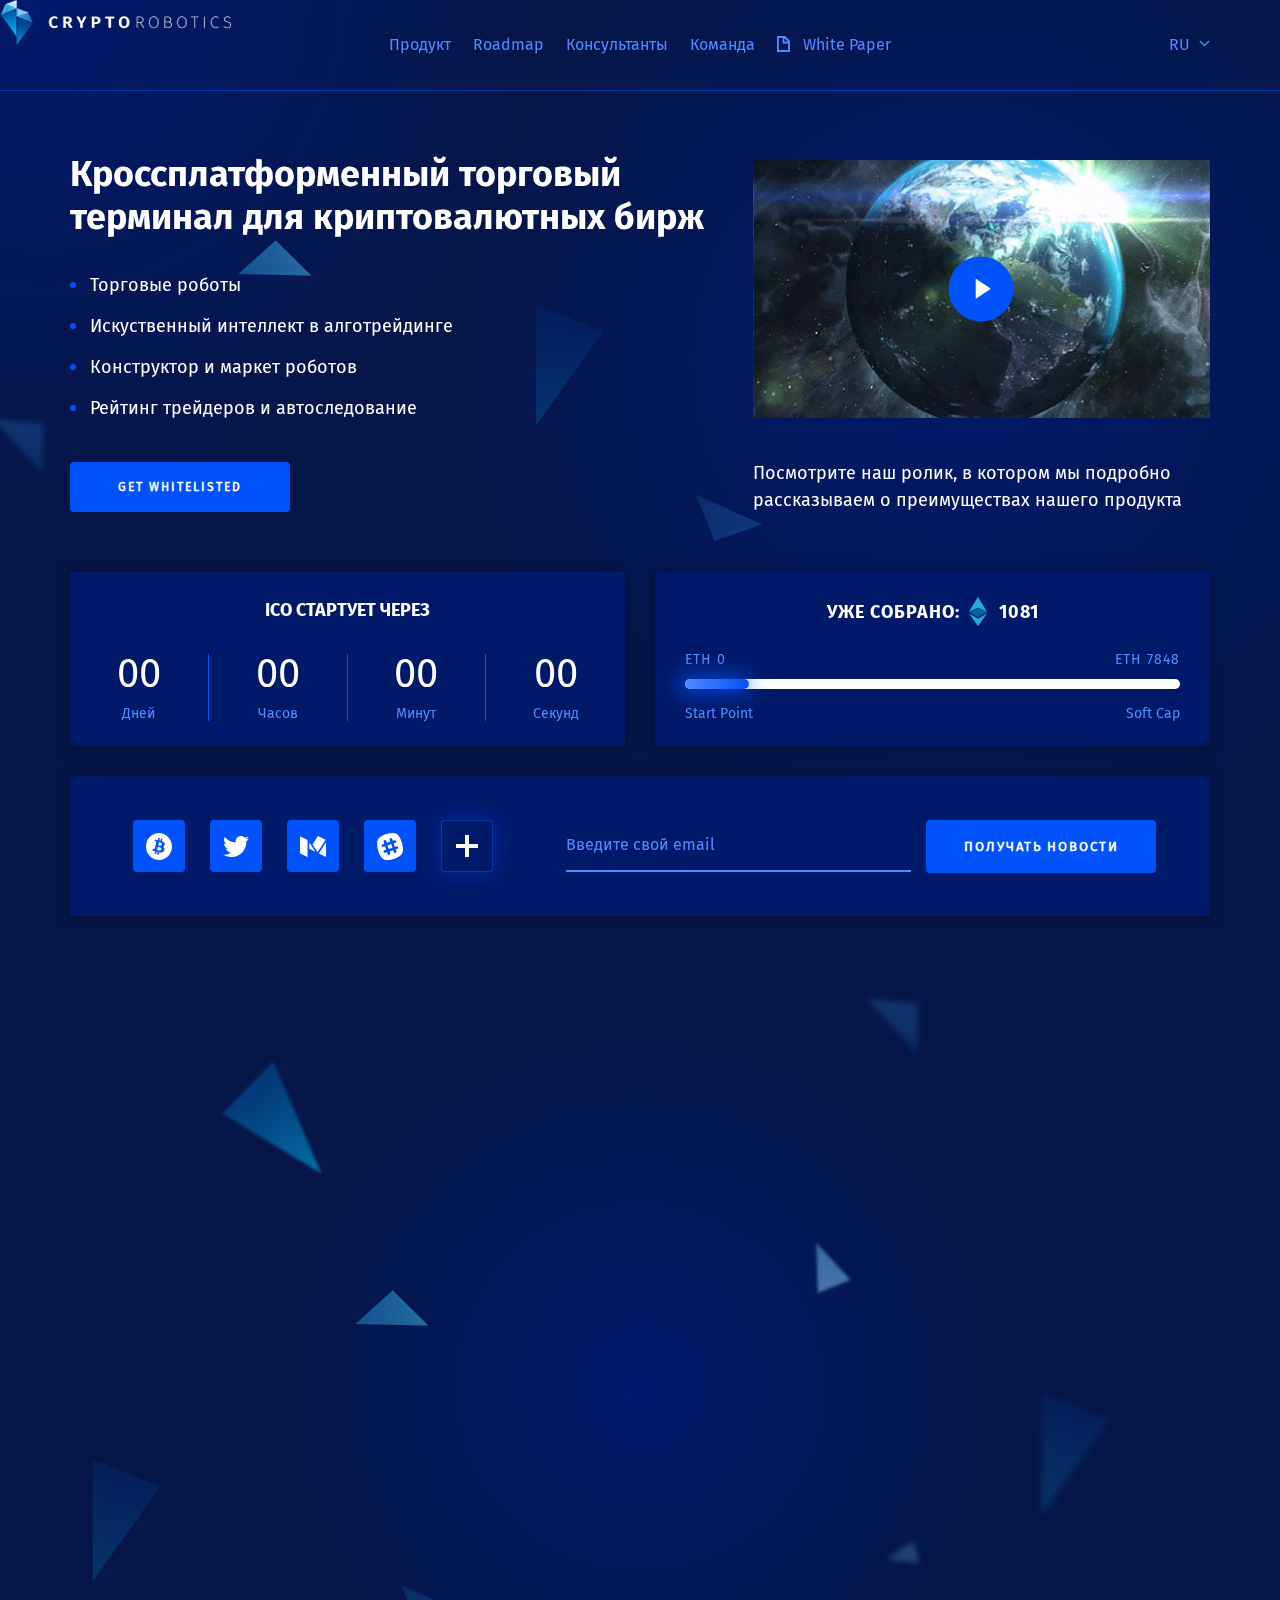
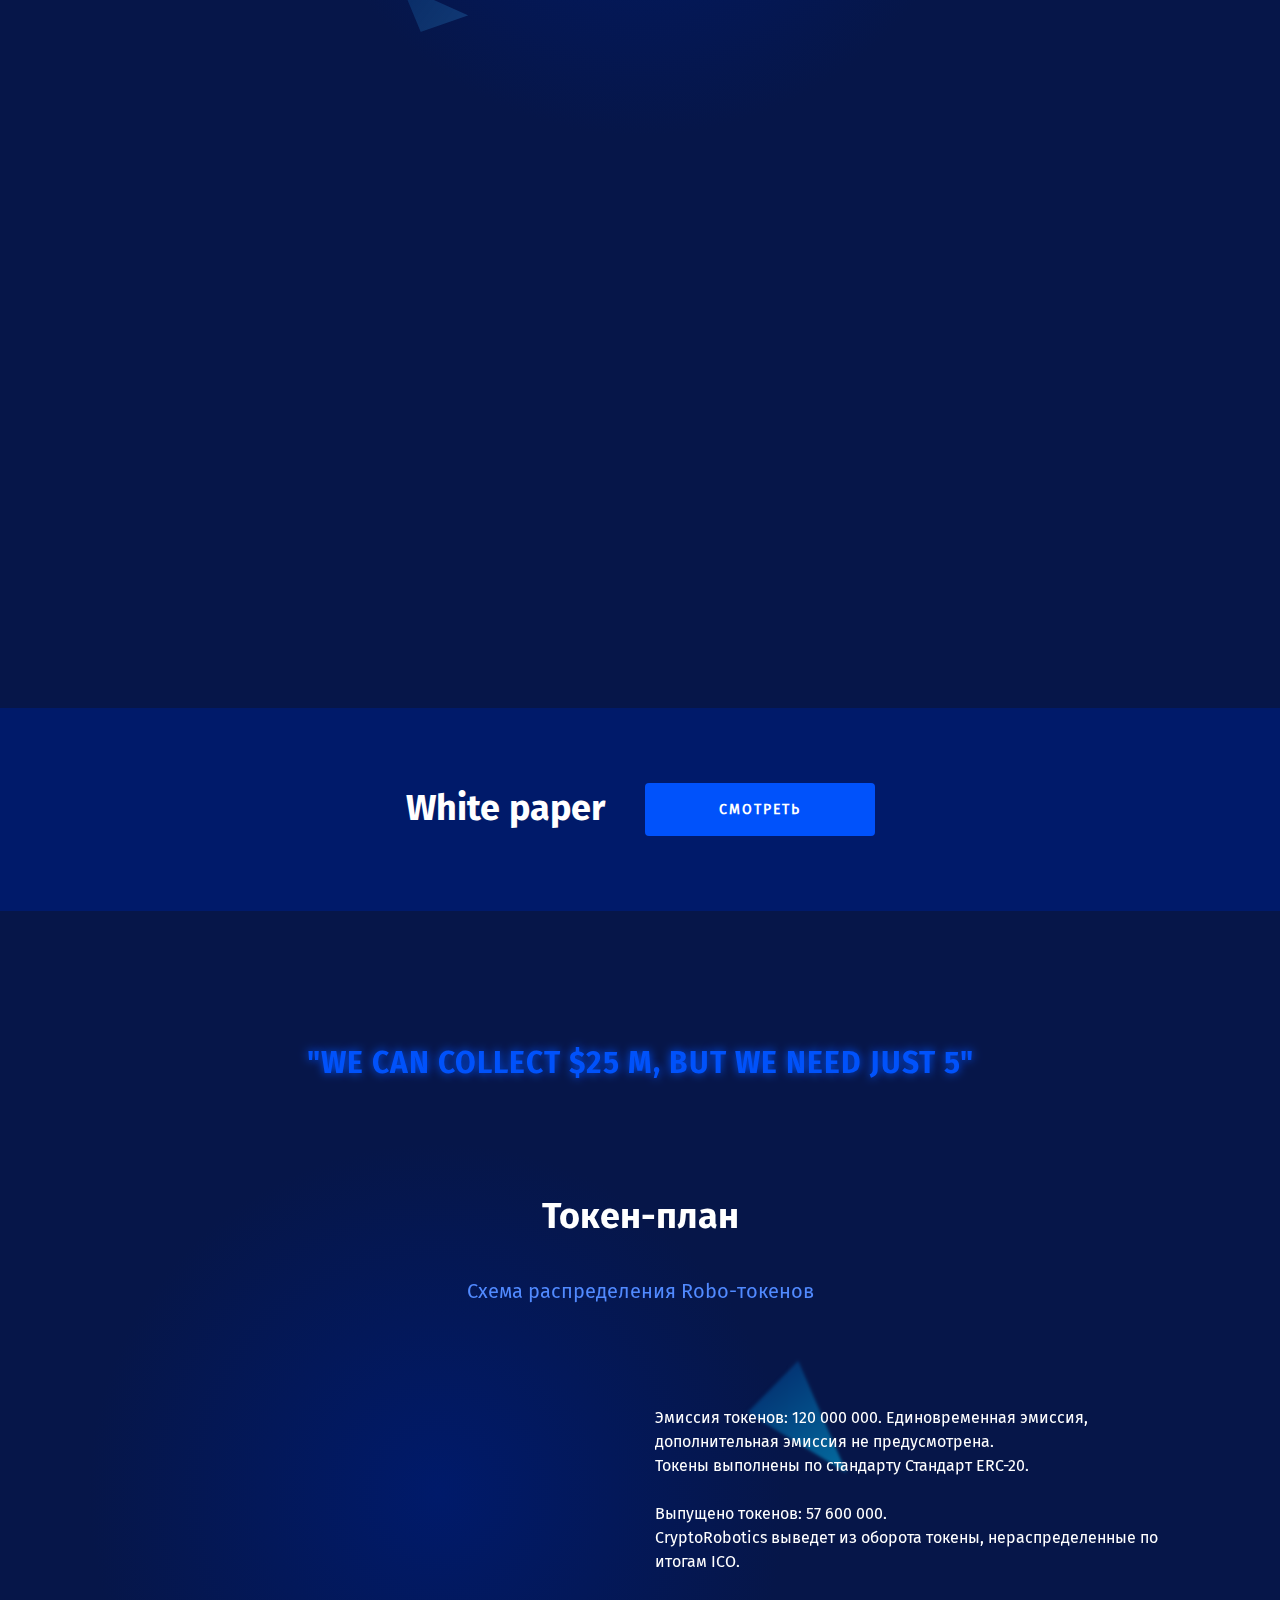
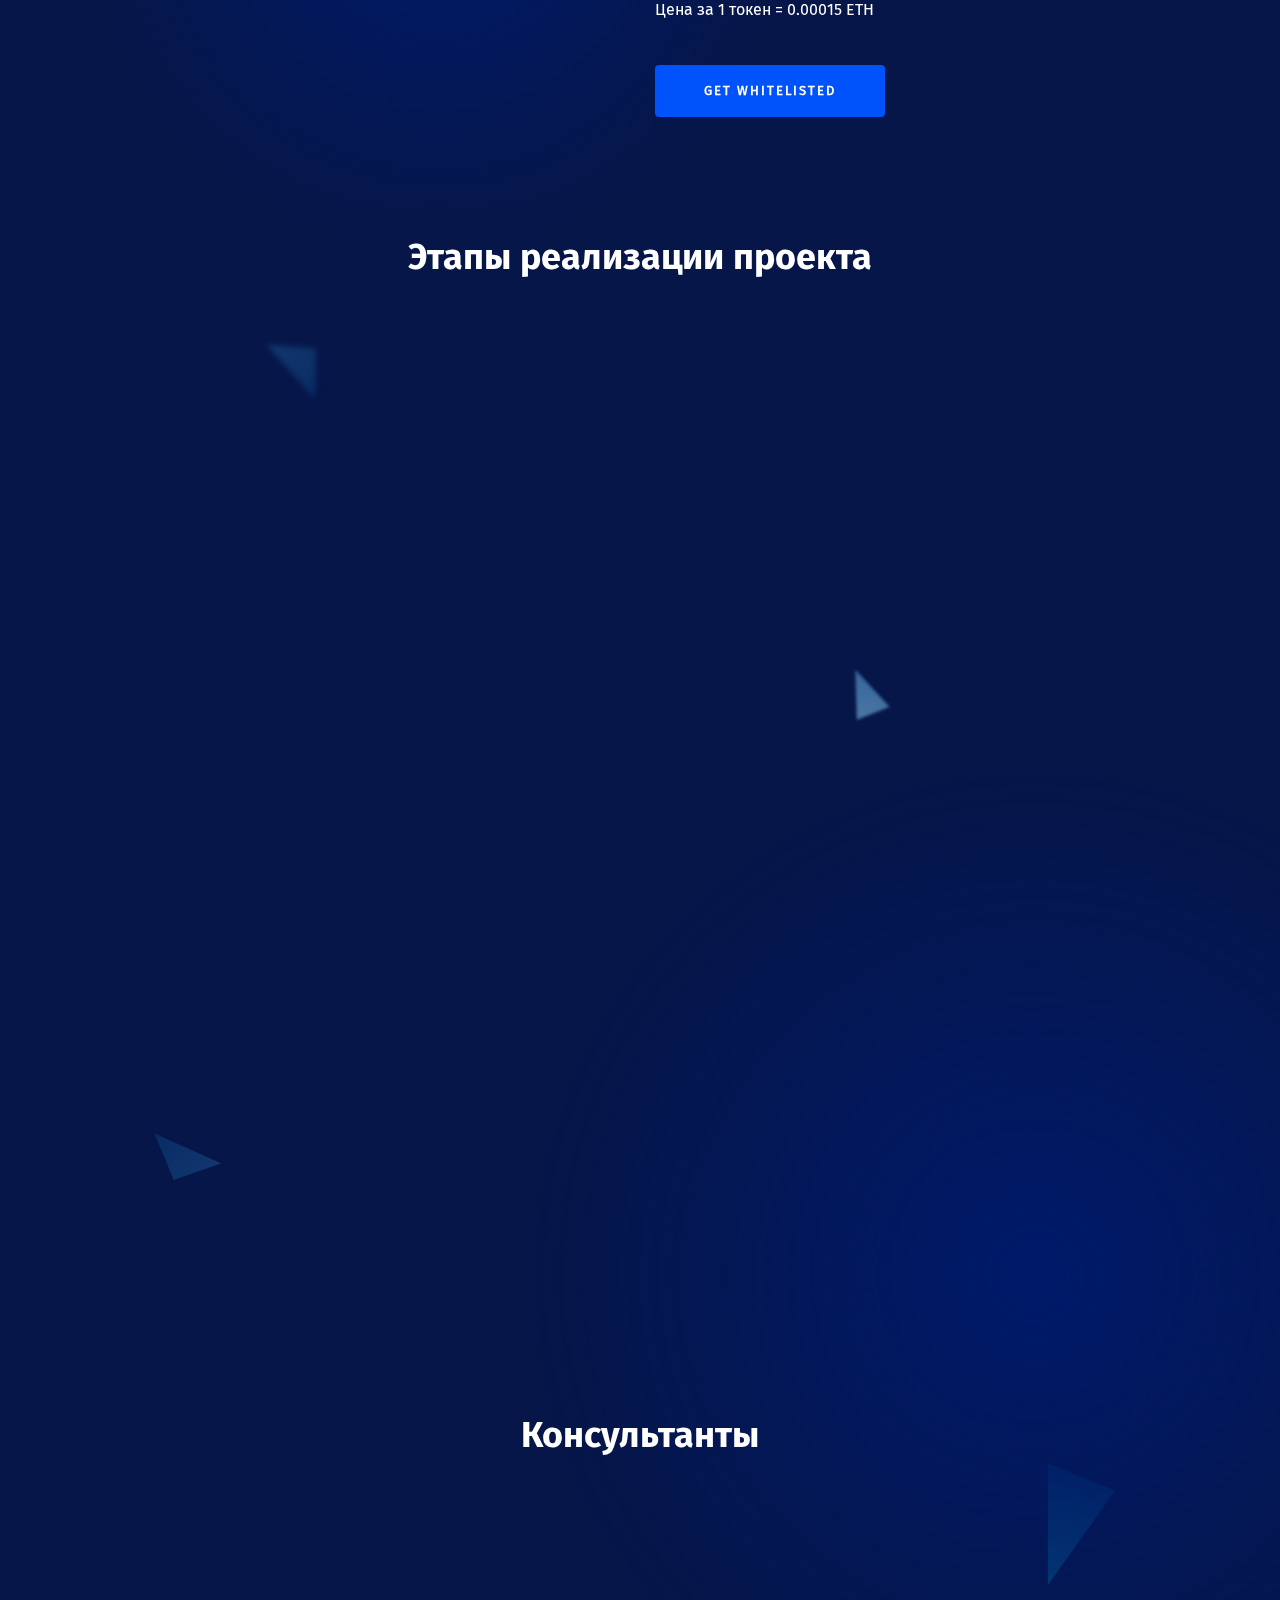
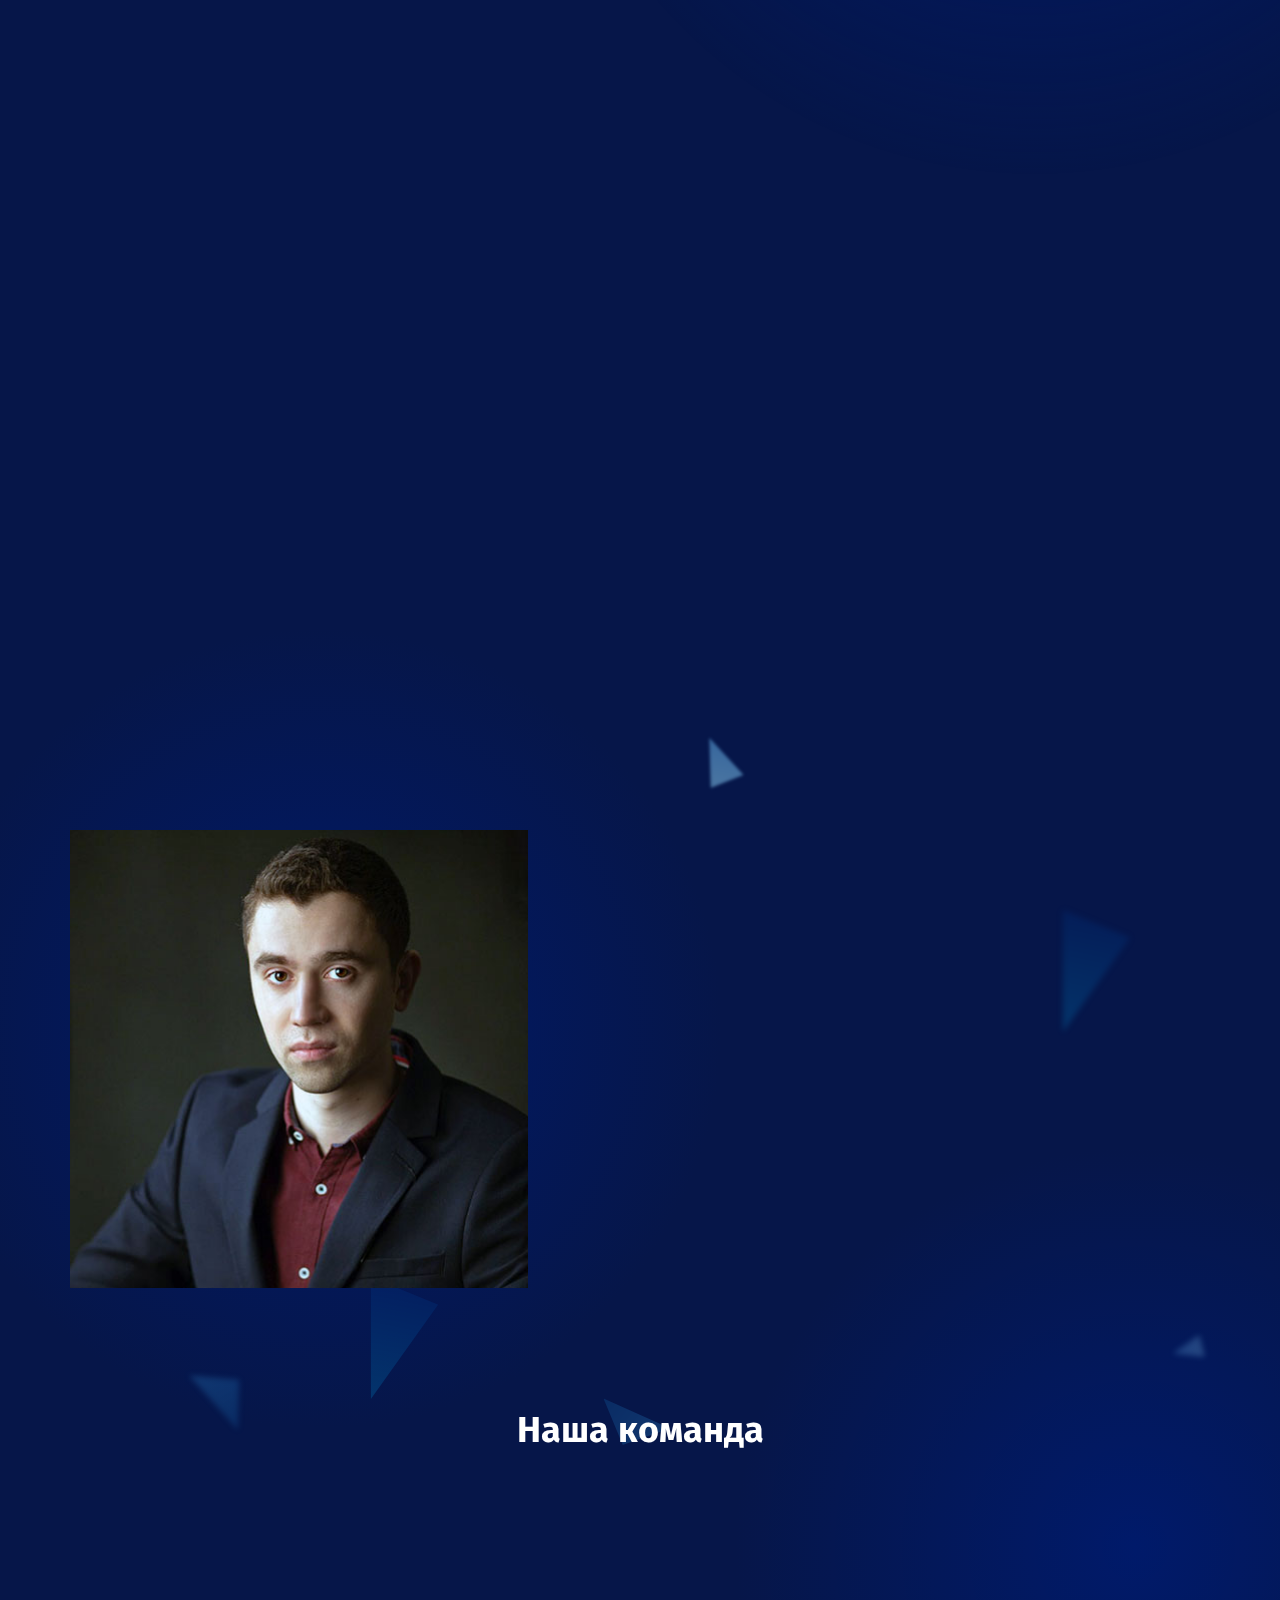
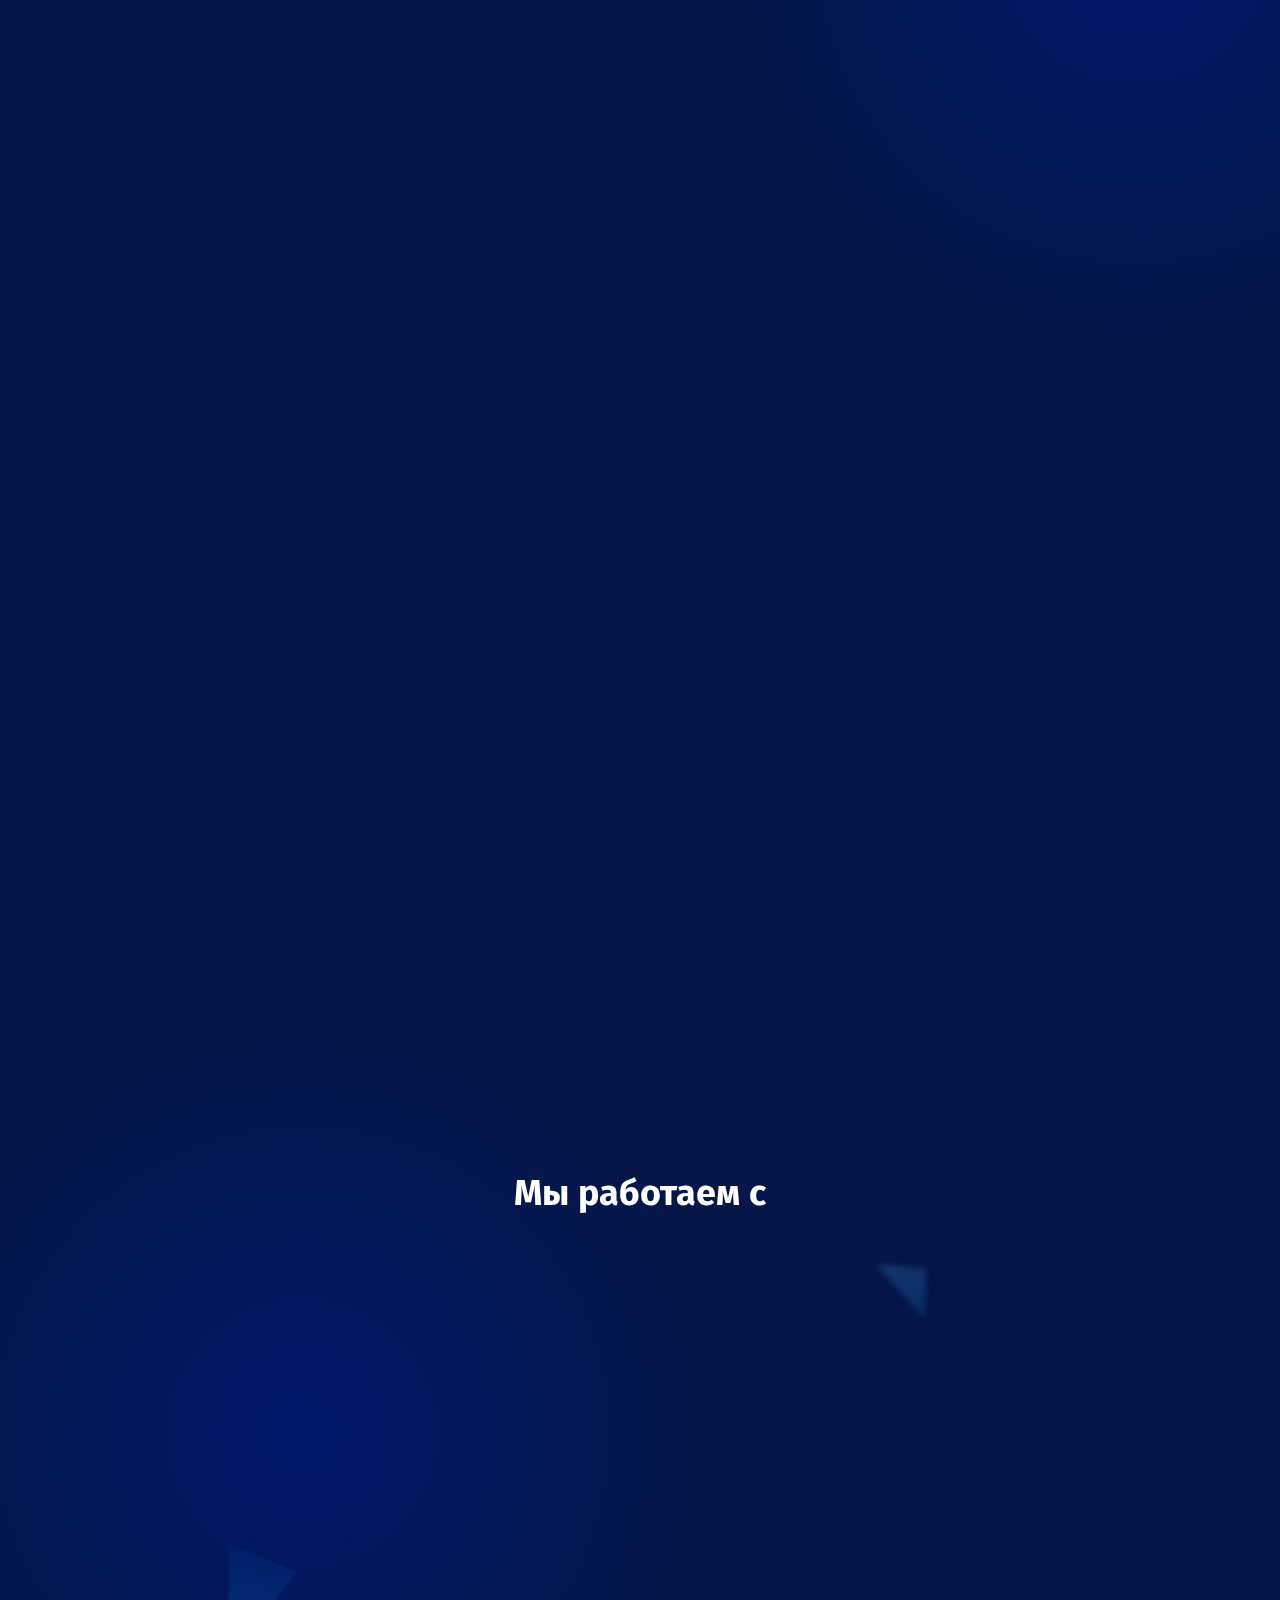
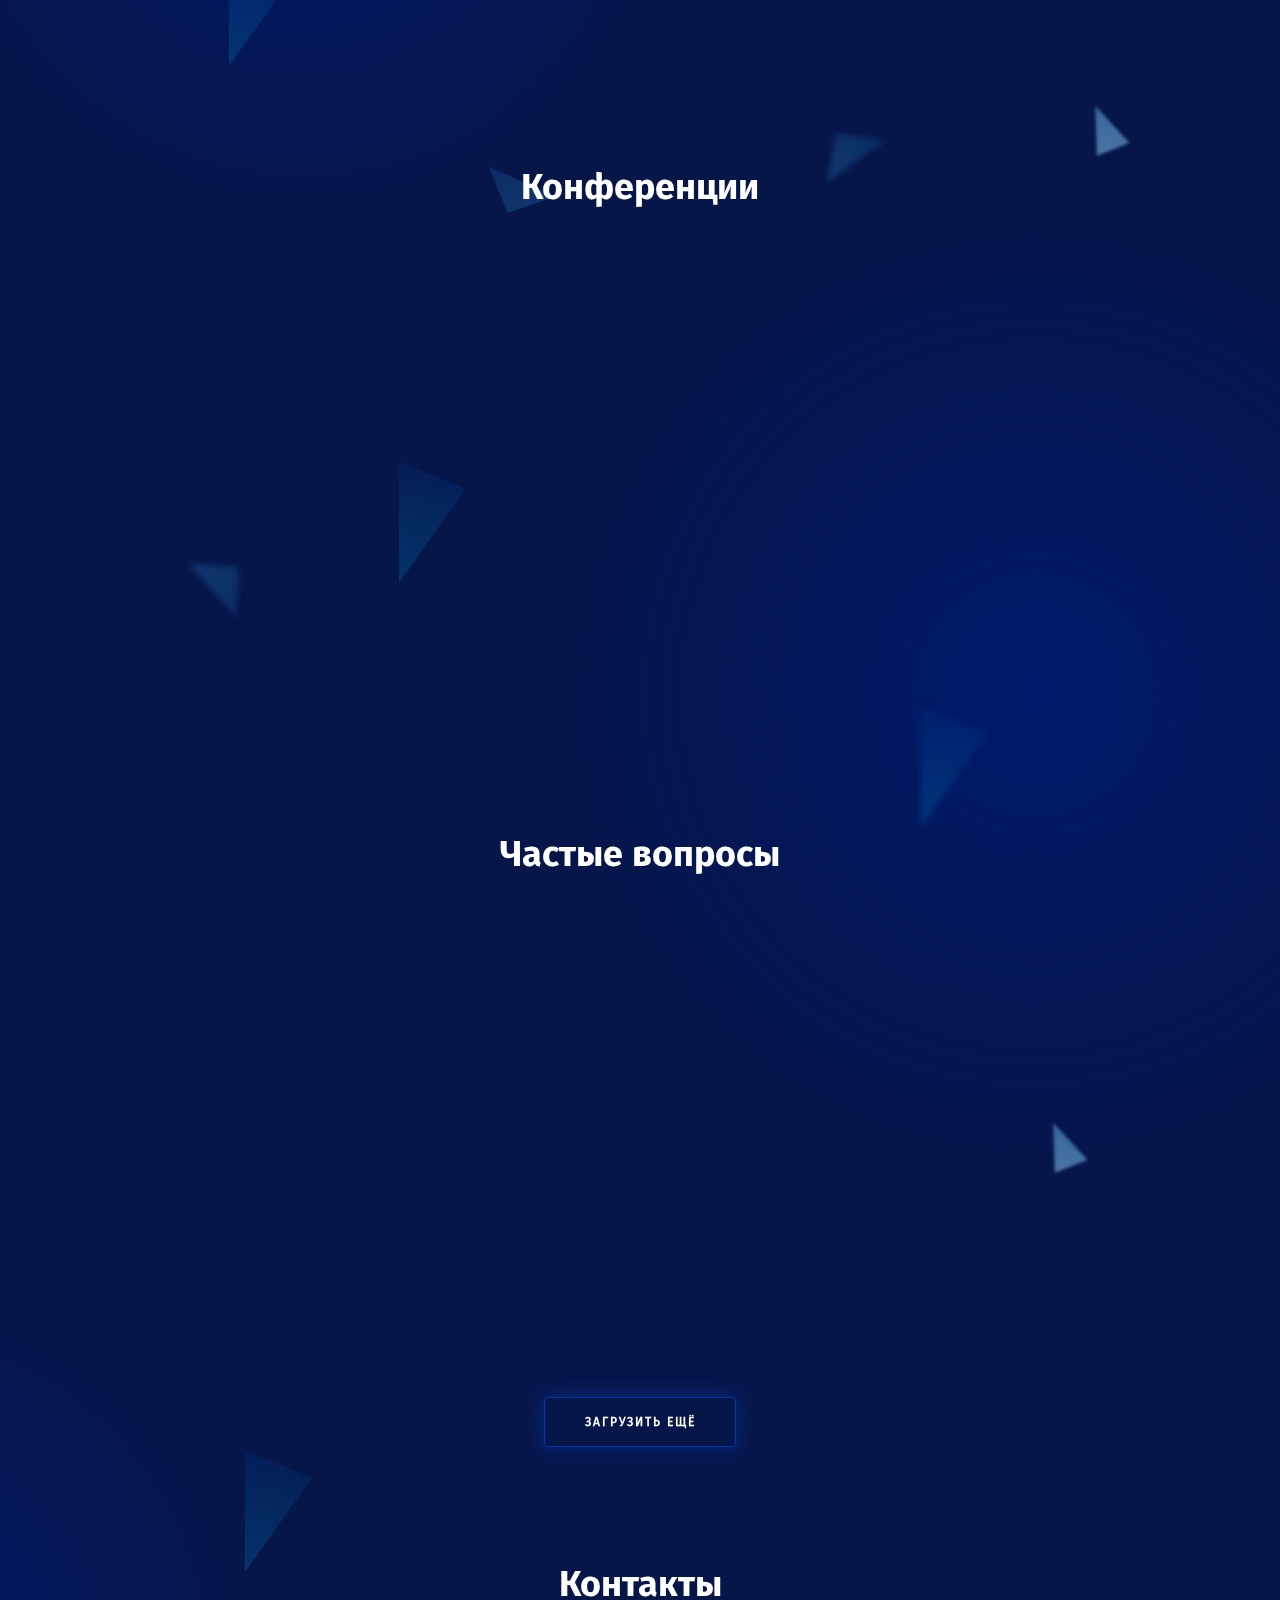
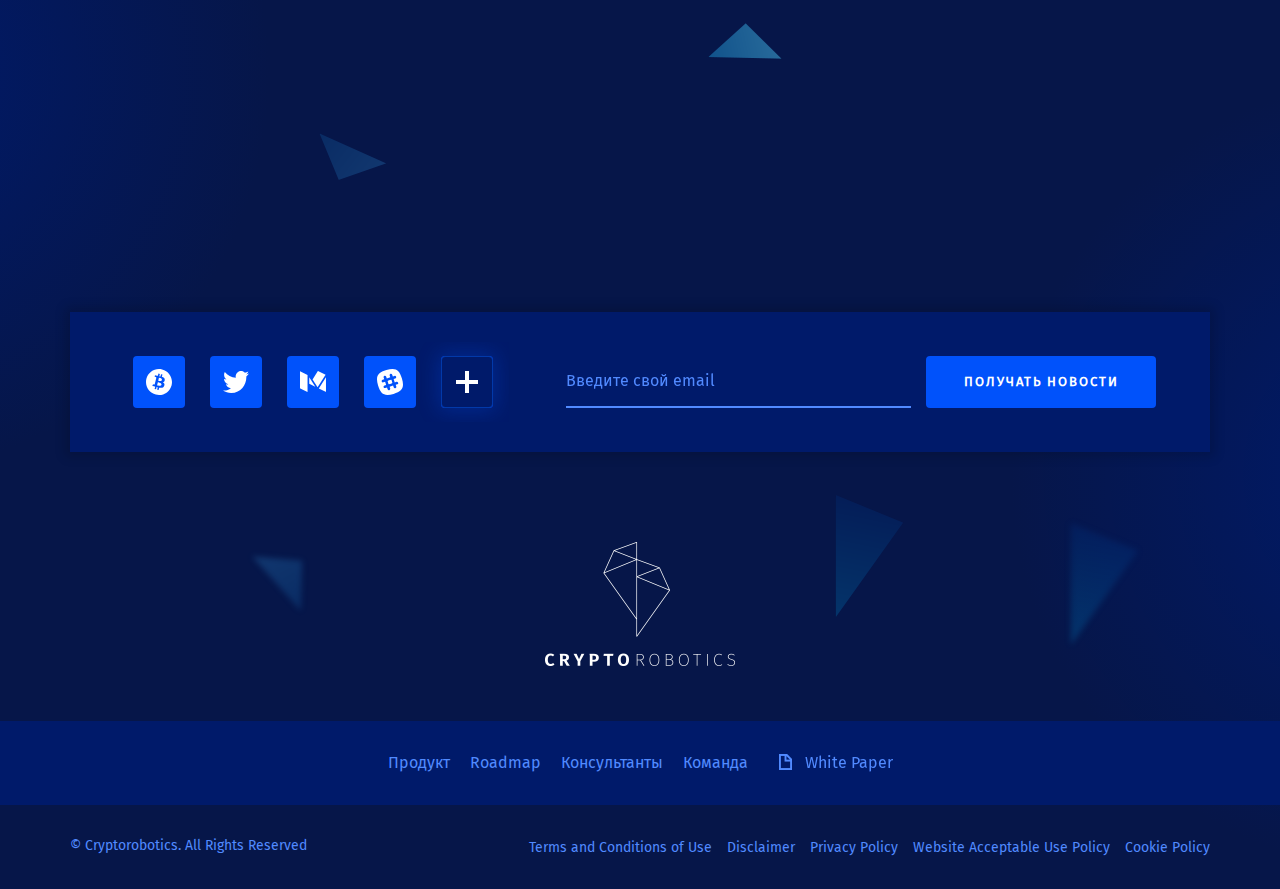
<file: index.html>
<!DOCTYPE html>
<html lang="ru">
<head>
    <meta charset="UTF-8">
    <title>Cryptorobotics</title>
    <link rel="shortcut icon" href="favicon.ico" type="image/x-icon">
    <meta http-equiv="X-UA-Compatible" content="IE=edge">
    <meta name="viewport" content="width=device-width, initial-scale=1">
    <link href="css/bootstrap.min.css" rel="stylesheet">
    <link href="css/slick.css" rel="stylesheet">
    <link href="css/style-t.css?v=5.0" rel="stylesheet">
    <link href="css/style.css?v=5.0" rel="stylesheet">
    <link href="css/media-t.css?v=5.0" rel="stylesheet">  
    <link href="css/media.css?v=5.0" rel="stylesheet">
    <link href="css/style_tatia_new.css?v=5.0" rel="stylesheet">
</head>

<body> 

    <div class="all-content" data-leng="ru">
    <section class="sec-lvl-1 none-perspective" id="scene">
        <div class="header-nav every-time-scrolled">
            <div class="container">
                <div class="row">
                    <div class="col-md-12">
                        <div class="flex-menu">
                            <div class="side left-side">

                            </div>
                            <div class="side mid-side">
                                <button type="button" class="navbar-toggle" data-toggle="collapse" data-target="#fixed-menu">
                                    <span class="sr-only">Toggle navigation</span>
                                    <span class="icon-bar"></span>
                                    <span class="icon-bar"></span>
                                    <span class="icon-bar"></span>
                                </button>
                                <div class="collapse navbar-collapse" id="fixed-menu">
                                    <ul class="menu-list">
                                        <li class="first-itm">
                                            <a class="for-js-code" href="#solution">Продукт</a>
                                        </li>
                                        <li class="first-itm">
                                            <a class="for-js-code" href="#road-map">Roadmap</a>
                                        </li>
                                        <li class="first-itm">
                                            <a class="for-js-code" href="#consultants">Консультанты</a>
                                        </li>
                                         
                                        <li class="first-itm">
                                            <a class="for-js-code" href="#team">Команда</a>
                                        </li>
                                         
                                        <li class="first-itm">
                                            <a target="_blank" class="img-white-paper-icon" href="img/WP_RUS.pdf">White Paper</a>
                                        </li>
                                       
                                       
                                        
                                        <!--
                                        <li class="first-itm">
                                            <a href="#news">Пресса</a>
                                        </li>
-->
                                        <!--
                                        <li class="first-itm">
                                            <a href="#faqs">FAQ</a>
                                        </li>-->
                                        

                                    </ul>
                                </div>
                            </div>
                            <div class="side right-side">
                                <div class="flex-lang">
                                    <div class="lang-wrapp" style="margin-right:0;">
                                        <div class="lang">Ru</div>
                                        <div class="lang-list">
                                            <a class="active">Ru</a>
                                            <a href="http://cryptorobotics.io">En</a>
                                            
                                        </div>
                                    </div>
                                    <!--
                                    <a class="login" href="#">личный кабинет</a>
                                    -->
                                </div>
                            </div>
                        </div>
                    </div>
                </div>
            </div>
        </div>
        
        <div class="header-nav">
            <div class="container">
                <div class="row">
                    <div class="col-md-12">
                        <div class="flex-menu">
                            <div class="side left-side">
                                <div class="rel-wr">
                                    <a href="#">
                                        <img src="img/logo-nav.png" class="img-responsive" alt="">
                                    </a>
                                </div>
                            </div>
                            <div class="side mid-side">
                                <button type="button" class="navbar-toggle" data-toggle="collapse" data-target="#menu">
                                    <span class="sr-only">Toggle navigation</span>
                                    <span class="icon-bar"></span>
                                    <span class="icon-bar"></span>
                                    <span class="icon-bar"></span>
                                </button>
                                <div class="collapse navbar-collapse" id="menu">
                                    <ul class="menu-list">
                                       <li class="first-itm">
                                            <a class="for-js-code" href="#solution">Продукт</a>
                                        </li>
                                        <li class="first-itm">
                                            <a class="for-js-code" href="#road-map">Roadmap</a>
                                        </li>
                                         <li class="first-itm">
                                            <a class="for-js-code" href="#consultants">Консультанты</a>
                                        </li>
                                        <li class="first-itm">
                                            <a class="for-js-code" href="#team">Команда</a>
                                        </li>
                                        
                                        
                                        <li class="first-itm">
                                            <a target="_blank" class="img-white-paper-icon" href="img/WP_RUS.pdf">White Paper</a>
                                        </li>
                                        
                                        <!--
                                        <li class="first-itm">
                                            <a href="#news">Пресса</a>
                                        </li>
-->
                                        <!--
                                        <li class="first-itm">
                                            <a href="#faqs">FAQ</a>
                                        </li>-->
                                        
                                    </ul>
                                </div>
                            </div>
                            <div class="side right-side">
                                <div class="flex-lang">
                                     <div class="lang-wrapp" style="margin-right:0;">
                                        <div class="lang">Ru</div>
                                        <div class="lang-list">
                                            <a class="active">Ru</a>
                                            <a href="http://cryptorobotics.io">En</a>
                                            
                                        </div>
                                    </div>
                                  <!--
                                    <a class="login" href="#">личный кабинет</a>
    -->
                                </div>
                            </div>
                        </div>
                    </div>
                </div>
            </div>
        </div>
        <div class="main-baner">
            
            <div class="for-z-index">
                <div class="container">
                    <div class="abs-grad-1">
                       
                    </div>
                     <div class="abs-grad-1-1">
                       
                    </div>
                   
                     <div class="triangles-1">
                        
                        <div class="abs-triangle triangle-2">
                            <img src="img/triangle/triangle-2.png" data-depth="0.14" class="img-responsive layer" alt="">
                        </div>
                        <div class="abs-triangle triangle-3">
                            <img src="img/triangle/triangle-3.png" data-depth="0.08" class="img-responsive layer" alt="">
                        </div>
                        <div class="abs-triangle triangle-4">
                            <img src="img/triangle/triangle-4.png" data-depth="0.16" class="img-responsive layer" alt="">
                        </div>
                        
                    
                        
                        <div class="abs-triangle triangle-8">
                            <img src="img/triangle/triangle-9.png" data-depth="0.12" class="img-responsive layer" alt="">
                        </div>
                    </div>

                    <div class="row">
                       <div class="col-md-12 hidden-lg hidden-md">
                            <div class="iframe-wr">
                                <div class="iframe">
                                    <div class="abs-play">
                                        <svg version="1.1" id="Layer_1" xmlns="http://www.w3.org/2000/svg" xmlns:xlink="http://www.w3.org/1999/xlink" x="0px" y="0px" width="15.438px" height="20.566px" viewBox="0 0 15.438 20.566" enable-background="new 0 0 15.438 20.566" xml:space="preserve">
                                        <g>
                                            <polygon fill="#fff" points="0,0 0,20.566 15.438,10.283 	"></polygon>
                                        </g>
                                        </svg>
                                    </div>
                                </div>
                                <div class="wrapp-for-movie">
                                    <iframe allowfullscreen="allowFullScreen"></iframe>
                                </div>
                            </div>
                           <!--
                           <a class="button-style f-marg hidden-lg hidden-md hidden-sm" href="#">Скачать терминал</a>
-->
                        </div>
                        <div class="col-lg-7 col-md-6">
                            <div class="desc-main-baner">
                                <h2>Кроссплатформенный торговый терминал для криптовалютных бирж</h2>
                                <ul>
                                    <li>Торговые роботы</li>
                                    <li>Искуственный интеллект в алготрейдинге</li>
                                    <li>Конструктор и маркет роботов</li>
                                    <li>Рейтинг трейдеров и автоследование</li>
                                </ul>
                                 <div class="flex-buttons hidden-xs">
                                     <!--
                                    <a class="button-style hidden-xs" href="#">Скачать терминал</a>
                                    -->
                                    <a href="https://cryptorobotics.io/whitelist/" target="_blank" class="button-style second-b">get whitelisted</a>
                                      <a class="button-style hidden-lg hidden-md hidden-sm" href="img/WP_RUS.pdf">white paper</a>
                                </div>
                            </div>
                        </div>
                        <div class="col-lg-5 col-md-6 hidden-sm hidden-xs">
                            <div class="iframe-wr">
                                <div class="iframe">
                                    <div class="abs-play">
                                        <svg version="1.1" id="Layer_1" xmlns="http://www.w3.org/2000/svg" xmlns:xlink="http://www.w3.org/1999/xlink" x="0px" y="0px" width="15.438px" height="20.566px" viewBox="0 0 15.438 20.566" enable-background="new 0 0 15.438 20.566" xml:space="preserve">
                                        <g>
                                            <polygon fill="#fff" points="0,0 0,20.566 15.438,10.283 	"></polygon>
                                        </g>
                                        </svg>
                                    </div>
                                </div>
                                <div class="wrapp-for-movie">
                                    <iframe allowfullscreen="allowFullScreen"></iframe>
                                </div>
                                
                            </div>
                            <p class="new-video-text hidden-sm hidden-xs">Посмотрите наш ролик, в котором мы подробно рассказываем о преимуществах нашего продукта</p>
                        </div>
                    </div>
                    <div class="row">
                        <div class="col-md-6 col-sm-6 for-none-padd-ico">
                            <div class="box-counter-ico">
                                <p class="text-start">ICO стартует через</p>
                                <div class="main-counter-wr">
                                    <span class="counter-velue">
                                        <span class="d">00</span>
                                        <span class="desc">Дней</span>
                                    </span>
                                    
                                    <span class="counter-velue">
                                        <span class="h">00</span>
                                        <span class="desc">Часов</span>
                                    </span>
                                  
                                    <span class="counter-velue">
                                        <span class="m">00</span>
                                        <span class="desc">Минут</span>
                                    </span>
                                   
                                    <span class="s for-w-s counter-velue">
                                        <span class="s">00</span>
                                        <span class="desc">Секунд</span>
                                    </span>
                                </div>    
                            </div>
                        </div>
                        <div class="col-md-6 col-sm-6 for-none-padd-ico">
                            <div class="box-counter-ico">
                                <div class="alrdy-geted-wrapp">
                                    <p class="rdy-geted-text">
                                        <span>Уже собрано:</span>
                                        <span class="count">1081</span>
                                    </p>
                                    <div class="top-range">
                                        <span>eth 0</span>
                                        <span>eth 7848</span>
                                    </div>
                                    <div class="some-range">
                                        <div class="done" style="width: 13%"></div>
                                    </div>
                                    <div class="top-range">
                                        <span>Start Point</span>
                                        <span>Soft Cap</span>
                                    </div>
                                    
                                </div>
                            </div>
                        </div>
                        <div class="flex-buttons hidden-lg hidden-md hidden-sm">
                             <!--
                            <a class="button-style hidden-xs" href="#">Скачать терминал</a>
                            -->
                            <a href="https://cryptorobotics.io/whitelist/" target="_blank" class="button-style second-b">get whitelisted</a>
                              <a class="button-style second-b hidden-lg hidden-md hidden-sm" href="img/WP_RUS.pdf">white paper</a>
                        </div>
                    </div>
                </div>
            </div>
            
            <div class="container">
                <div class="row">
                    <div class="col-md-12">
                        <div class="form-and-soc">
                            <div class="flex-form-soc">
                                <div class="left-side">
                                    <div class="abs-socials">
                                        <a target="_blank" href="https://bitcointalk.org/" class="one-soc">
                                            <img src="img/icons/bitcoin.svg" class="img-responsive" alt="">
                                        </a>
                                        <a target="_blank" href="https://twitter.com/cryptorobotics" class="one-soc">
                                            <img src="img/icons/twitter.svg" class="img-responsive" alt="">
                                        </a>
                                        <a target="_blank" href="https://medium.com/%40cryptorobotics.io" class="one-soc">
                                            <img src="img/icons/medium.svg" class="img-responsive" alt="">
                                        </a>
                                        <a target="_blank" href="https://cryptoroboticsio.slack.com/" class="one-soc">
                                            <img src="img/icons/slack.svg" class="img-responsive" alt="">
                                        </a>
                                        <a target="_blank" href="https://t.me/Cryptorobotics" class="one-soc">
                                            <img src="img/icons/telegram.svg" class="img-responsive" alt="">
                                        </a>
                                        <a target="_blank" href="https://www.facebook.com/groups/378114272653455/" class="one-soc">
                                            <img src="img/icons/facebook.svg" class="img-responsive" alt="">
                                        </a>
                                        <a target="_blank" href="https://www.youtube.com/channel/UCIvpJ36PC4S2XuD--dUaFFQ" class="one-soc">
                                            <img src="img/icons/youtube.svg" class="img-responsive" alt="">
                                        </a>
                                        <a target="_blank" href="https://www.instagram.com/cryptorobitics/" class="one-soc">
                                            <img src="img/icons/instagram.svg" class="img-responsive" alt="">
                                        </a>
                                        <a target="_blank" href="https://www.reddit.com/user/Cryptorobotics/" class="one-soc">
                                            <img src="img/icons/reddit.svg" class="img-responsive" alt="">
                                        </a>
                                        <a target="_blank" href="https://github.com/RitaCrypto" class="one-soc">
                                            <img src="img/icons/github.svg" class="img-responsive" alt="">
                                        </a>
                                        <div class="plus-wr hidden-lg hidden-md visible-sm visible-xs">
                                            <div class="plus"></div>
                                        </div>
                                    </div>
                                    <div class="plus-wr hidden-sm hidden-xs">
                                        <div class="plus"></div>
                                    </div>
                                </div>
                                <form action="" class="right-side">
                                    <div class="abs">
                                        <input type="email" placeholder="Введите свой email" name="email">
                                        <button type="submit" class="button-style-2">получать новости</button>
                                    </div>
                                </form>
                            </div>
                        </div>
                    </div>
                </div>
            </div>
          
        </div>
    </section>
     <section id="solution">
        <div class="container">
            <div class="abs-grad-2">
                <!--
                <div class="stm_wave_pulse stm_wave_pulse_1"></div>
                <div class="stm_wave_pulse stm_wave_pulse_2"></div>
                <div class="stm_wave_pulse stm_wave_pulse_3"></div>
                <div class="stm_wave_pulse stm_wave_pulse_4"></div>
-->
            </div>
            

            <div class="triangles-2">
                <div class="abs-triangle triangle-1">
                    <img src="img/triangle/triangle-1.png" data-depth="0.17" class="img-responsive layer" alt="">
                </div>
                <div class="abs-triangle triangle-2">
                    <img src="img/triangle/triangle-2.png" data-depth="0.14" class="img-responsive layer" alt="">
                </div>
                <div class="abs-triangle triangle-3">
                    <img src="img/triangle/triangle-3.png" data-depth="0.10" class="img-responsive layer" alt="">
                </div>
                <div class="abs-triangle triangle-4">
                    <img src="img/triangle/triangle-4.png" data-depth="0.08" class="img-responsive layer" alt="">
                </div>
                <div class="abs-triangle triangle-5">
                    <img src="img/triangle/triangle-5.png" data-depth="0.15" class="img-responsive layer" alt="">
                </div>
                <div class="abs-triangle triangle-6">
                    <img src="img/triangle/triangle-9.png" data-depth="0.10" class="img-responsive layer" alt="">
                </div>
                <div class="abs-triangle triangle-7">
                    <img src="img/triangle/triangle-7.png" data-depth="0.08" class="img-responsive layer" alt="">
                </div>
                <div class="abs-triangle triangle-8">
                    <img src="img/triangle/triangle-8.png" data-depth="0.10" class="img-responsive layer" alt="">
                </div>
            </div>

            <div class="row">
                <div class="col-md-12">
                    <h2>Решение</h2>
                </div>
            </div>
            <div class="row">
                <div class="col-md-12">
                    <div class="new-solution">
                        <p class="tt-1 small-m-w">CryptoRobotics - это бесплатный торговый терминал на Windows, Mac OS, iOS и Android для всех криптовалютных бирж</p>
                        <img src="img/big-png-logo.png" class="img-responsive new-png-logo" alt="">
                        <p class="tt-1">Мы дополнили функциональную платформу терминала наиболее востребованными опциями, среди которых:</p>
                        <div class="flex-boxes-solution">
                            <div class="one-box">
                                <img src="img/solution-1.png" class="img-responsive" alt="">
                                <p>Авторские роботы для алготрейдинга</p>
                            </div>
                            <div class="one-box">
                                <img src="img/solution-2.png" class="img-responsive" alt="">
                                <p>Рэнкинг трейдеров</p>
                            </div>
                            <div class="one-box">
                                <img src="img/solution-3.png" class="img-responsive" alt="">
                                <p>Конструктор роботов со встроенным бэктестингом</p>
                            </div>
                            <div class="one-box">
                                <img src="img/solution-4.png" class="img-responsive" alt="">
                                <p>Автоследование - копирование сделок успешного трейдера на базе блокчейн-технологии</p>
                            </div>
                            <div class="one-box">
                                <img src="img/solution-5.png" class="img-responsive" alt="">
                                <p>Маркет пользовательских роботов, созданных в конструкторе</p>
                            </div>
                        </div>
                    </div>
                </div>
            </div>
        </div>
    </section>
    
    <section id="white-paper" class="sec-lvl-2">
        <div class="container">
            <div class="row">
                <div class="col-md-12">
                    <div class="for-flex-white-paper-new">
                        <h3>White paper</h3>
                        <div class="for-flex-center-link">
                            <div>
                                <a target="_blank" href="img/WP_RUS.pdf" class="button-style-3">Смотреть</a>
                            </div>
                        </div>
                    </div>
                </div>
            </div>
        </div>
    
    </section>
    
    
    
    
    
    
    
    
    
    
    
    
    
    
    
    
    <!--==========================================================================================-->

   
    <section class="diagram" id="scanee">
        
        <div class="container">
            <div class="abs-grad-3"></div>
            <div class="triangles-3">
                <div class="abs-triangle triangle-1">
                    <img src="img/triangle/triangle-1.png" data-depth="0.17" class="img-responsive layer" alt="">
                </div>
               
            </div>
            <div class="row">
                <div class="col-md-12">
                    <div class="dia-head">
                        <p class="text-we-can">"WE CAN COLLECT $25 M, BUT WE NEED JUST 5"</p>
                        <h4>Токен-план</h4>
                        <p>Схема распределения <span class="nowrapp">Robo-токенов</span></p>
                    </div>
                </div>
            </div>
            <div class="row">
                <div class="col-lg-2 col-md-3 col-sm-6">
                    <ul class="list-pr">
                        <li class="color-1">ICO (40%)</li>
                        <li class="color-2">Founders (30%)</li>
                        <li class="color-3">Reserve fund (9%)</li>
                        <li class="color-4">Pre-ICO (8%)</li>
                        <li class="color-5">Advisers (7%)</li>
                        <li class="color-6">Bounty (3%)</li>
                        <li class="color-7">Development (3%)</li>
                    </ul>
                </div>
                <div class="col-lg-4 col-md-4 col-sm-6">
                    <div class="canvas-pos">
                        <canvas id="myChart" height="270px"></canvas>
                    </div>
                </div>
                <div class="col-lg-6 col-md-5 col-sm-12">
                    <div class="style-text-diag">
                        <p>Эмиссия токенов: 120 000 000. Единовременная эмиссия, дополнительная эмиссия не предусмотрена.<br> Токены выполнены по стандарту Стандарт ERC-20.</p>
                        <p>Выпущено токенов: 57 600 000.<br>CryptoRobotics выведет из оборота токены, нераспределенные по итогам ICO.</p>
                        <p>Цена за 1 токен = 0.00015 ETH</p>
                        <div class="for-button-pos">
                            <a href="https://cryptorobotics.io/whitelist/" target="_blank" class="button-style-2">get whitelisted</a>
                        </div>
                    </div>
                </div>
            </div>
        </div>
    </section>
   <section id="road_map" class="none-perspective">
    <section id="road-map" class="sec-slider-realiz roaddd">
        <div class="container">
            <div class="abs-grad-3-3"></div>
            <div class="triangles-4">
                <div class="abs-triangle triangle-1">
                    <img src="img/triangle/triangle-9.png" data-depth="0.17" class="img-responsive layer" alt="">
                </div>
                <div class="abs-triangle triangle-2">
                    <img src="img/triangle/triangle-5.png" data-depth="0.11" class="img-responsive layer" alt="">
                </div>
                <div class="abs-triangle triangle-3">
                    <img src="img/triangle/triangle-4.png" data-depth="0.07" class="img-responsive layer" alt="">
                </div>
                
            </div>
            <div class="row">
                <div class="col-md-12 for-none-padd-xs">
                    <h4>Этапы реализации проекта</h4>
             
                    <div class="for-padd-slider padd-slider-1">
                        <div class="slider-realiz-init-new">
                            <div class="one-slide one-slide-line-1">
                                <p class="date">Март 2016 г</p>
                                <div class="circle-new"></div>
                                <p class="desc">Разработка алгоритмических роботов для фондового рынка</p>
                            </div>
                            <div class="one-slide one-slide-line-1">
                                <p class="date">Март 2017 г</p>
                                <div class="circle-new"></div>
                                <p class="desc">Тестирование алгоритмических решений на криптовалютных биржах</p>
                            </div>
                            <div class="one-slide one-slide-line-1">
                                <p class="date">август 2017 г</p>
                                <div class="circle-new"></div>
                                <p class="desc">Разработка концепции терминала для криптовалюных бирж и алгоритмической экосистемы</p>
                            </div>
                            <div class="one-slide one-slide-line-1">
                                <p class="date">ноябрь 2017 г</p>
                                <div class="circle-new"></div>
                                <p class="desc">Формирование команды разработчиков</p>
                            </div>
                        </div>
                        <div class="slider-realiz-init-new">
                            <div class="one-slide one-slide-line-2">
                                <p class="date">январь 2018 г</p>
                                <div class="circle-new"></div>
                                <p class="desc">Первый работающий прототип терминала</p>
                            </div>
                            <div class="one-slide one-slide-line-2">
                                <p class="date">Апрель 2018 г</p>
                                <div class="circle-new"></div>
                                <p class="desc">Терминал: ядро и версия для Windows</p>
                            </div>
                            <div class="one-slide one-slide-line-2">
                                <p class="date">Май 2018 г</p>
                                <div class="circle-new"></div>
                                <p class="desc">Терминал: версия для Mac OS. Роботы системы</p>
                            </div>
                            <div class="one-slide one-slide-line-2">
                                <p class="date">Июнь 2018 г</p>
                                <div class="circle-new"></div>
                                <p class="desc">Терминал: версия для iOS и версия для Android. Выход на биржу</p>
                            </div>
                        </div>
                        <div class="slider-realiz-init-new">
                            <div class="one-slide one-slide-line-3">
                                <p class="date">Август 2018 г</p>
                                <div class="circle-new"></div>
                                <p class="desc">Автоследование</p>
                            </div>
                            <div class="one-slide one-slide-line-3">
                                <p class="date">Сентябрь 2018 г</p>
                                <div class="circle-new"></div>
                                <p class="desc">Конструктор роботов и маркет роботов</p>
                            </div>
                            <div class="one-slide one-slide-line-3">
                                <p class="date">Февраль 2019 г</p>
                                <div class="circle-new"></div>
                                <p class="desc">Демо-версия Trader experience</p>
                            </div>
                            <div class="one-slide one-slide-line-3">
                                <p class="date">Июнь 2019 г</p>
                                <div class="circle-new"></div>
                                <p class="desc">Релиз Trader experience</p>
                            </div>
                        </div>
                        <div class="slider-realiz-init-new">
                            <div class="one-slide one-slide-line-4">
                                <p class="date">Август 2020 г</p>
                                <div class="circle-new"></div>
                                <p class="desc">Демо-версия роботов на Искусственном интеллекте</p>
                            </div>
                            <div class="one-slide one-slide-line-4">
                                <p class="date">Декабрь 2020 г</p>
                                <div class="circle-new"></div>
                                <p class="desc">Релиз роботов на Искуственном интеллекте</p>
                            </div>
                        </div>
                    </div>
                </div>
            </div>
        </div>
    </section>
    </section>
    <section id="consultants" class="people none-perspective">
        <div class="container">
            <div class="triangles-5">
                <div class="abs-triangle triangle-1">
                    <img src="img/triangle/triangle-2.png" data-depth="0.17" class="img-responsive layer" alt="">
                </div>
            </div>
            <div class="row">
                <div class="col-md-12">
                    <h2>Консультанты</h2>
                </div>
            </div>
            <div class="row for-anim-class-human">
                <div class="col-lg-3 col-md-4 col-sm-6 col-xs-6">
                    <div class="human_wrap">
                        <div class="img" style="background-image: url(img/cons-1.png)"></div>
                        <div class="desc">
                            <p class="name">Jonathan Fianu</p>
                            <p class="function">EMEA Director of PredictX</p>
                            <div class="text">
                                <div class="flex-icons-human">
                                    <a target="_blank" href="https://www.linkedin.com/in/jonnyfianu/">
                                        <img src="img/icons/linkedin.svg" class="img-responsive" alt="">
                                    </a>
                                </div>
                            </div>
                        </div>
                    </div>
                </div>
               <div class="col-lg-3 col-md-4 col-sm-6 col-xs-6">
                    <div class="human_wrap">
                        <div class="img" style="background-image: url(img/cons-2.jpg)"></div>
                        <div class="desc">
                            <p class="name">Nikhil Puri</p>
                            <p class="function">Director at KPMG</p>
                            <div class="text">
                                <div class="flex-icons-human">
                                    <a target="_blank" href="https://www.linkedin.com/in/nikhil-puri-9992985/">
                                        <img src="img/icons/linkedin.svg" class="img-responsive" alt="">
                                    </a>
                                </div>
                            </div>
                        </div>
                    </div>
                </div>
                <div class="col-lg-3 col-md-4 col-sm-6 col-xs-6">
                    <div class="human_wrap">
                        <div class="img" style="background-image: url(img/cons-3.png)"></div>
                        <div class="desc">
                            <p class="name">Will Bryant</p>
                            <p class="function">Director at American Express</p>
                            <div class="text">
                                <div class="flex-icons-human">
                                    <a target="_blank" href="https://www.linkedin.com/in/williambryant1/">
                                        <img src="img/icons/linkedin.svg" class="img-responsive" alt="">
                                    </a>
                                </div>
                            </div>
                        </div>
                    </div>
                </div>
                <div class="col-lg-3 col-md-4 col-sm-6 col-xs-6">
                    <div class="human_wrap">
                        <div class="img" style="background-image: url(img/cons-5.jpg)"></div>
                        <div class="desc">
                            <p class="name">Gurpreet Dhaliwal</p>
                            <p class="function">Business head at Olam</p>
                           
                        </div>
                    </div>
                </div>
                <div class="col-lg-3 col-md-4 col-sm-6 col-xs-6">
                    <div class="human_wrap">
                        <div class="img" style="background-image: url(img/cons-4.jpg)"></div>
                        <div class="desc">
                            <p class="name">Youssoufa Aminou</p>
                            <p class="function">Founder at Yuscards.com</p>
                            
                        </div>
                    </div>
                </div>
                <div class="col-lg-3 col-md-4 col-sm-6 col-xs-6">
                    <div class="human_wrap">
                        <div class="img" style="background-image: url(img/cons-6.jpg)"></div>
                        <div class="desc">
                            <p class="name">Anatoli Ille</p>
                            <p class="function">Основатель Easy Business Community.</p>
                            <div class="text">
                                <p>Успешный бизнес-тренер, бизнес-консультант, эксперт в сфере блокчейн технологий, профессиональный крипто инвестор.</p>
                                <div class="flex-icons-human">
                                    
                                </div>
                            </div>
                        </div>
                    </div>
                </div>
               
                 
               
                
            </div>
           
           

        </div>
    </section>

    <section id="man" class="none-perspective">
        <div class="container">
            <div class="abs-grad-4"></div>
            <div class="abs-grad-4-4"></div>
            <div class="triangles-6">
                <div class="abs-triangle triangle-1">
                    <img src="img/triangle/triangle-5.png" data-depth="0.10" class="img-responsive layer" alt="">
                </div>
                <div class="abs-triangle triangle-2">
                    <img src="img/triangle/triangle-7.png" data-depth="0.17" class="img-responsive layer" alt="">
                </div>
                <div class="abs-triangle triangle-3">
                    <img src="img/triangle/triangle-9.png" data-depth="0.10" class="img-responsive layer" alt="">
                </div>
                <div class="abs-triangle triangle-4">
                    <img src="img/triangle/triangle-2.png" data-depth="0.14" class="img-responsive layer" alt="">
                </div>
                <div class="abs-triangle triangle-5">
                    <img src="img/triangle/triangle-4.png" data-depth="0.18" class="img-responsive layer" alt="">
                </div>
                <div class="abs-triangle triangle-6">
                    <img src="img/triangle/triangle-8.png" data-depth="0.07" class="img-responsive layer" alt="">
                </div>
               
            </div>
            <div class="row">
                <div class="col-sm-5">
                    <h5 class="hidden-lg hidden-md hidden-sm h55">Иван Щербаков</h5>
                    <p class="big hidden-lg hidden-md hidden-sm p55">Chief Advisor</p>
                    <div class="man_wrap">
                        <div class="img" style="background-image: url(img/man.jpg)"></div>
                        <!--
                        <div class="desc">
                            «Lorem ipsum dolor sit amet, consectetuer adipiscing elit. Aenean commodo ligula eget dolor. Aenean massa. Cum sociis natoque penatibus et magnis dis parturient montes, nascetur ridiculus.»
                        </div>
-->
                    </div>
                </div>
                <div class="col-sm-7">
                    <div class="man_text">
                        <h5 class="hidden-xs">Иван Щербаков</h5>
                        <p class="big hidden-xs">Chief Advisor</p>
                        <p>Инвестор-практик; Инфобизнесмен; Член евразийского совета по МСБ в области блокчейна; Эксперт в области криптовалют; Автор курса «Криптовалюты за 12 часов».</p>
                        <div class="soc">
                             
                            <a href="https://www.youtube.com/channel/UCUhiHoAY5o00Vbjfa1v5TqQ/featured?disable_polymer=1" target="_blank">
                                <img src="img/icons/youtube.svg" class="img-responsive" alt="">
                            </a>
                        </div>
                    </div>
                </div>
            </div>
        </div>
    </section>

    <section id="team" class="people">
        <div class="container">
            <div class="row">
                <div class="col-md-12">
                    <h2>Наша команда</h2>
                </div>
            </div>
            <div class="row flex-xs-new-wr for-anim-class-human">
                 <div class="col-lg-3 col-md-4 col-sm-6 col-xs-6">
                    <div class="human_wrap">
                        <div class="img" style="background-image: url(img/team/3.jpg)"></div>
                        <div class="desc">
                            <p class="name">Ильнур Мухтов</p>
                            <p class="function">CEO</p>
                            <div class="text">
                                <p>Серийный предприниматель; Трейдер на фондовом рынке (акции, фьючерсы, опционы) с десятилетним стажем; Эксперт в области создания торговых стратегий и алготрейдинга</p>
                                <div class="flex-icons-human">
                                    <a target="_blank" href="https://www.linkedin.com/in/ilnur-mukhtov-a50436107/">
                                        <img src="img/icons/linkedin.svg" class="img-responsive" alt="">
                                    </a>
                                </div>
                            </div>
                        </div>
                    </div>
                </div>
                <div class="col-lg-3 col-md-4 col-sm-6 col-xs-6">
                    <div class="human_wrap">
                        <div class="img" style="background-image: url(img/team/4.jpg)"></div>
                        <div class="desc">
                            <p class="name">Константин Денисенко</p>
                            <p class="function">Head of Development</p>
                            <div class="text">
                                <p>Специалист по разработке сложных High Load проектов и систем автоматизации для финансовых организаций, туроператоров, заведений общественного питания и других сфер бизнеса</p>
                                <div class="flex-icons-human">
                                    <a target="_blank" href="http://biznesliner.ru/about_konstantin/">
                                        <img src="img/icons/biznesliner.svg" class="img-responsive" alt="">
                                    </a>
                                </div>
                            </div>
                        </div>
                    </div>
                </div>
                 <div class="col-lg-3 col-md-4 col-sm-6 col-xs-6">
                    <div class="human_wrap">
                        <div class="img" style="background-image: url(img/team/1.jpg)"></div>
                        <div class="desc">
                            <p class="name">Алина Саттарова</p>
                            <p class="function">Head of Marketing & Development</p>
                            <div class="text">
                                <p>Специалист в области маркетинга, продаж и развития бизнеса с опытом более десяти лет в сферах IT, телекоммуникации, гостеприимства, развлечений, управления проектами</p>
                                <div class="flex-icons-human">
                                    <a target="_blank" href="https://www.linkedin.com/in/sattarova-alina-3992477b/">
                                        <img src="img/icons/linkedin.svg" class="img-responsive" alt="">
                                    </a>
                                </div>
                            </div>
                        </div>
                    </div>
                </div>
                <div class="col-lg-3 col-md-4 col-sm-6 col-xs-6">
                    <div class="human_wrap">
                        <div class="img" style="background-image: url(img/team/10.jpg)"></div>
                        <div class="desc">
                            <p class="name">Вадим Галеев</p>
                            <p class="function">Head of Global Engagement</p>
                            <div class="text">
                                <p>Директор Республиканского Центра маркетинга, более 450 реализованных проектов в маркетинге, инвестиционном и стратегическом консалтинге</p>
                                <div class="flex-icons-human">
                                    <a target="_blank" href="https://www.linkedin.com/in/vadim-galeev-ba71a827/">
                                        <img src="img/icons/linkedin.svg" class="img-responsive" alt="">
                                    </a>
                                </div>
                            </div>
                        </div>
                    </div>
                </div>
                <div class="col-lg-3 col-md-4 col-sm-6 col-xs-6">
                    <div class="human_wrap">
                        <div class="img" style="background-image: url(img/team/11.jpg)"></div>
                        <div class="desc">
                            <p class="name">Игорь Мещеряков</p>
                            <p class="function">Backend Developer</p>
                            <div class="text">
                                <p>Универсал в области backend и frontend разработки; Специалист по разработке сложных High Load проектов; Занимается написанием торговых роботов</p>
                                <div class="flex-icons-human">
                                    
                                </div>
                            </div>
                        </div>
                    </div>
                </div>
                 <div class="col-lg-3 col-md-4 col-sm-6 col-xs-6">
                    <div class="human_wrap">
                        <div class="img" style="background-image: url(img/team/2.jpg)"></div>
                        <div class="desc">
                            <p class="name">Дарья Сухорукова</p>
                            <p class="function">Deputy to Chief Marketing Officer</p>
                            <div class="text">
                                <p>Маркетолог со стажем более четырех лет в области IT, организации крупных бизнес и IT мероприятий, в том числе для блокчейн-проектов; Технический аналитик в сфере IT;</p>
                                <div class="flex-icons-human">
                                    <a target="_blank" href="https://www.linkedin.com/in/darya-sukhorukova-9434ba97">
                                        <img src="img/icons/linkedin.svg" class="img-responsive" alt="">
                                    </a>
                                </div>
                            </div>
                        </div>
                    </div>
                </div>
                <div class="col-lg-3 col-md-4 col-sm-6 col-xs-6">
                    <div class="human_wrap">
                        <div class="img" style="background-image: url(img/team/12.jpg)"></div>
                        <div class="desc">
                            <p class="name">Алексей Севрюк</p>
                            <p class="function">Backend Developer</p>
                            <div class="text">
                                <p>Бэкенд разработчик с опытом программирования более 15 лет. Занимается разработкой ПО в банковском и государственном секторе экономики, для фондовых бирж.</p>
                                <div class="flex-icons-human">
                                    
                                </div>
                            </div>
                        </div>
                    </div>
                </div>
                 
                 
                 <div class="col-lg-3 col-md-4 col-sm-6 col-xs-6">
                    <div class="human_wrap">
                        <div class="img" style="background-image: url(img/team/5.jpg)"></div>
                        <div class="desc">
                            <p class="name">Ольга Денисенко</p>
                            <p class="function">UI / UX Designer</p>
                            <div class="text">
                                <div class="flex-icons-human">
                                    <a target="_blank" href="http://biznesliner.ru/about_olga/">
                                        <img src="img/icons/biznesliner.svg" class="img-responsive" alt="">
                                    </a>
                                </div>
                            </div>
                        </div>
                    </div>
                </div>
                <div class="col-lg-3 col-md-4 col-sm-6 col-xs-6">
                    <div class="human_wrap">
                        <div class="img" style="background-image: url(img/team/13.jpg)"></div>
                        <div class="desc">
                            <p class="name">Alexander James Harper</p>
                            <p class="function">Copywriter</p>
                            
                        </div>
                    </div>
                </div>
                <div class="col-lg-3 col-md-4 col-sm-6 col-xs-6">
                    <div class="human_wrap">
                        <div class="img" style="background-image: url(img/team/14.jpg)"></div>
                        <div class="desc">
                            <p class="name">Wan Yu</p>
                            <p class="function">Copywriter</p>
                           
                        </div>
                    </div>
                </div>
                <div class="col-lg-3 col-md-4 col-sm-6 col-xs-6">
                    <div class="human_wrap">
                        <div class="img" style="background-image: url(img/team/15.jpg)"></div>
                        <div class="desc">
                            <p class="name">Вячеслав Посконин</p>
                            <p class="function">Ethereum smart-contracts developer</p>
                            <div class="text">
                                <div class="flex-icons-human">
                                    <a target="_blank" href="https://www.youtube.com/user/MousePokerPo">
                                        <img src="img/icons/youtube.svg" class="img-responsive" alt="">
                                    </a>
                                </div>
                            </div>
                        </div>
                    </div>
                </div>
                <div class="col-lg-3 col-md-4 col-sm-6 col-xs-6">
                    <div class="human_wrap">
                        <div class="img" style="background-image: url(img/team/16.jpg)"></div>
                        <div class="desc">
                            <p class="name">Subodh Srivastava</p>
                            <p class="function">Frontend Developer</p>
                            <div class="text">
                                <p>Опытный фронтэнд разработчик в области Веб технологий и мобильных приложений, а также блокчейн проектов. Глава компании www.subcodevs.com, расположенной в США и Индии.</p>
                                <div class="flex-icons-human">
                                    
                                </div>
                            </div>
                        </div>
                    </div>
                </div>
                 
            </div>
            
         
        </div>
    </section>
    
    <section id="work_with" class="none-perspective">
        <div class="container">
            <div class="abs-grad-5"></div>
            <div class="triangles-7">
                <div class="abs-triangle triangle-1">
                    <img src="img/triangle/triangle-9.png" data-depth="0.14" class="img-responsive layer" alt="">
                </div>
                <div class="abs-triangle triangle-2">
                    <img src="img/triangle/triangle-4.png" data-depth="0.10" class="img-responsive layer" alt="">
                </div>
                <div class="abs-triangle triangle-3">
                    <img src="img/triangle/triangle-5.png" data-depth="0.18" class="img-responsive layer" alt="">
                </div>
                 <div class="abs-triangle triangle-4">
                    <img src="img/triangle/triangle-2.png" data-depth="0.05" class="img-responsive layer" alt="">
                </div>
            </div>
            <div class="row">
                <div class="col-md-12">
                    <h2>Мы работаем с</h2>
                </div>
            </div>
            <div class="row">
                <div class="col-md-12">
                    <div class="work_with_wrap">
                        <div class="work_logo"><img src="img/work_logo1.png" alt=""></div>
                        <div class="work_logo"><img src="img/work_logo2.png" alt=""></div>
                        <div class="work_logo"><img src="img/work_logo3.png" alt=""></div>
                        <div class="work_logo"><img src="img/work_logo4.png" alt=""></div>
                        <div class="work_logo"><img src="img/work_logo5.png" alt=""></div>
                        <div class="work_logo"><img src="img/work_logo6.png" alt=""></div>
                        <div class="work_logo"><img src="img/work_logo7.png" alt=""></div>
                        <div class="work_logo"><img src="img/work_logo8.png" alt=""></div>
                        <div class="work_logo"><img src="img/work_logo9.png" alt=""></div>
                        <div class="work_logo"><img src="img/work_logo10.png" alt=""></div>
                        <div class="work_logo"><img src="img/work_logo11.png" alt=""></div>
                    </div>
                </div>
            </div>
        </div>
    </section>
        <!--
    <section id="news">
        <div class="container">
            <div class="row">
                <div class="col-md-12">
                    <h2>Пресса о нас</h2>
                </div>
            </div>
            <div class="row">
                <div class="col-md-12">
                    <div class="news_wrap for-animation-qqq">
                        <div class="news_item">
                            <div class="new-hover">
                                <div class="img_wrap">
                                    <div class="img" style="background-image: url(img/news1.jpg);"></div>
                                </div>
                                <span class="date">10.11.2017 | Techcrunch</span>
                                <a href="#" class="title" target="_blank">«Технопромэкспорт» не получал от Siemens предложения по выкупу турбин</a>
                            </div>
                        </div>
                        <div class="news_item">
                            <div class="new-hover">
                                <div class="img_wrap">
                                    <div class="img" style="background-image: url(img/news2.jpg);"></div>
                                </div>
                                <span class="date">25.12.2017 | BBC</span>
                                <a href="#" class="title" target="_blank">Конгресс США запросил данные, связанные с «Лабораторией Касперского»</a>
                            </div>
                        </div>
                        <div class="news_item">
                            <div class="new-hover">
                                <div class="img_wrap">
                                    <div class="img" style="background-image: url(img/news3.jpg);"></div>
                                </div>
                                <span class="date">5.06.2018 | Techcrunch</span>
                                <a href="#" class="title" target="_blank">Люк Бессон призвал к любви и гармонии</a>
                            </div>
                        </div>
                    </div>
                </div>
            </div>

            <span href="#" class="button-style" id="all_news">Показать все</span>

            <div class="row for-border-open" style="display: none">
                <div class="col-md-12">
                    <div class="news_wrap">
                        <div class="news_item">
                            <div class="new-hover">
                                <div class="img_wrap">
                                    <div class="img" style="background-image: url(img/news1.jpg);"></div>
                                </div>
                                <span class="date">10.11.2017 | Techcrunch</span>
                                <a href="#" class="title" target="_blank">«Технопромэкспорт» не получал от Siemens предложения по выкупу турбин</a>
                            </div>
                        </div>
                        <div class="news_item">
                            <div class="new-hover">
                                <div class="img_wrap">
                                    <div class="img" style="background-image: url(img/news2.jpg);"></div>
                                </div>
                                <span class="date">25.12.2017 | BBC</span>
                                <a href="#" class="title" target="_blank">Конгресс США запросил данные, связанные с «Лабораторией Касперского»</a>
                            </div>
                        </div>
                        <div class="news_item">
                            <div class="new-hover">
                                <div class="img_wrap">
                                    <div class="img" style="background-image: url(img/news3.jpg);"></div>
                                </div>
                                <span class="date">5.06.2018 | Techcrunch</span>
                                <a href="#" class="title" target="_blank">Люк Бессон призвал к любви и гармонии</a>
                            </div>
                        </div>
                    </div>
                </div>
            </div>
        </div>
    </section>
-->
    <div class="other-overflow" style="overflow: hidden;">
    <section id="scaneeee" class="sec-slider-realiz conf-sec none-perspective ">
        <div class="container">
            <div class="abs-grad-3-3"></div>
            <div class="triangles-8">
                <div class="abs-triangle triangle-1">
                    <img src="img/triangle/triangle-10.png" data-depth="0.14" class="img-responsive layer" alt="">
                </div>
                <div class="abs-triangle triangle-2">
                    <img src="img/triangle/triangle-9.png" data-depth="0.08" class="img-responsive layer" alt="">
                </div>
                <div class="abs-triangle triangle-3">
                    <img src="img/triangle/triangle-2.png" data-depth="0.12" class="img-responsive layer" alt="">
                </div>
                <div class="abs-triangle triangle-4">
                    <img src="img/triangle/triangle-7.png" data-depth="0.06" class="img-responsive layer" alt="">
                </div>
            </div>
            <div class="row">
                <div class="col-md-12 for-none-padd-xs">
                    <h4>Конференции</h4>
                    
                    <div class="for-padd-slider padd-slider-2">
                        <div class="slider-realiz-init-new">
                            <div class="one-slide one-slide-line-1">
                                 <p class="date">7 Марта</p>
                                <div class="circle-new"></div>
                                <p class="desc">Cryptocurrency trends and new unique specialized instruments for cryptotrading, Yaunde</p>
                            </div>
                            <div class="one-slide one-slide-line-1">
                                <p class="date">27-28 марта</p>
                                <div class="circle-new"></div>
                                <p class="desc">CONGRESS BLOCKCHAINRF-2018, Moscow</p>
                                
                            </div>
                            <div class="one-slide one-slide-line-1">
                                <p class="date">28-29 марта</p>
                                <div class="circle-new"></div>
                                <p class="desc">Blockchain conference, Paris</p>
                                
                            </div>
                            <div class="one-slide one-slide-line-1">
                                <p class="date">9-11 апреля</p>
                                <div class="circle-new"></div>
                                <p class="desc">ICO SummitKazan, Innopolis</p>
                            </div>
                        </div>
                        <div class="slider-realiz-init-new">
                            
                            <div class="one-slide one-slide-line-2">
                                <p class="date">18-19 апреля</p>
                                <div class="circle-new"></div>
                                <p class="desc">Blockchain Expo, London</p>
                                
                            </div>
                            <div class="one-slide one-slide-line-2">
                                <p class="date">26 апреля</p>
                                 <div class="circle-new"></div>
                                <p class="desc">Blockchain Summit Frankfurt, Frankfurt</p>
                               
                                
                            </div>
                            <div class="one-slide one-slide-line-2">
                                <p class="date">29 апреля</p>
                                <div class="circle-new"></div>
                                <p class="desc">CRYPTO LADY, Moscow</p>
                                
                            </div>
                        </div>
                        
                        
                    </div>
                    
                    
                </div>
            </div>
        </div>
    </section>
<!--
    <section id="rates">
        <div class="container">
            <div class="row">
                <div class="col-md-12">
                    <h2>Рейтинги</h2>
                </div>
            </div>
            <div class="row for-anim-rates-qqq">
                <div class="col-sm-6 col-md-3 col-xs-6">
                    <div class="rate">
                        <div class="num">5.7</div>
                        <div class="img"><img src="img/rate1.png" alt="" class="img-responsive"></div>
                    </div>
                </div>
                <div class="col-sm-6 col-md-3 col-xs-6">
                    <div class="rate">
                        <div class="num">9.8</div>
                        <div class="img"><img src="img/rate2.png" alt="" class="img-responsive"></div>
                    </div>
                </div>
                <div class="col-sm-6 col-md-3 col-xs-6">
                    <div class="rate">
                        <div class="num">4.2</div>
                        <div class="img"><img src="img/rate3.png" alt="" class="img-responsive"></div>
                    </div>
                </div>
                <div class="col-sm-6 col-md-3 col-xs-6">
                    <div class="rate">
                        <div class="num">7.4</div>
                        <div class="img"><img src="img/rate4.png" alt="" class="img-responsive"></div>
                    </div>
                </div>
            </div>
        </div>
    </section>
-->
    <section id="faqs" class="none-perspective ">
        <div class="container">
            
            <div class="abs-grad-6"></div>
            <div class="abs-grad-6-6"></div>
            <div class="triangles-9">
                <div class="abs-triangle triangle-1">
                    <img src="img/triangle/triangle-5.png" data-depth="0.14" class="img-responsive layer" alt="">
                </div>
                <div class="abs-triangle triangle-2">
                    <img src="img/triangle/triangle-2.png" data-depth="0.08" class="img-responsive layer" alt="">
                </div>
               
            </div>
            <div class="row">
                <div class="col-md-12">
                    <h2>Частые вопросы</h2>
                </div>
            </div>
            <div class="row">
                <div class="col-md-8 for-anim-faq-qqqq col-md-push-2">
                    <div class="faq collapsed" data-toggle="collapse" data-target="#faq1">
                        <div class="question">Когда открывается ICO?</div>
                        <div id="faq1" class="answer collapse">
                            <p>20 мая 2018 года</p>
                        </div>
                    </div>
                   <div class="faq collapsed" data-toggle="collapse" data-target="#faq2">
                        <div class="question">Когда вы планируете выход на биржу?</div>
                        <div id="faq2" class="answer collapse">
                            <p>Конец июня - начало июля 2018 года</p>
                        </div>
                    </div>
                    <div class="faq collapsed" data-toggle="collapse" data-target="#faq3">
                        <div class="question">Что я смогу сделать с ROBO-токенами после покупки?</div>
                        <div id="faq3" class="answer collapse">
                            <p>ROBO-токены - это единственно возможный способ оплаты встроенных продуктов терминала CryptoRobotics.
Токены также могут быть реализованы на бирже.</p>
                        </div>
                    </div>
                    <div class="faq collapsed" data-toggle="collapse" data-target="#faq4">
                        <div class="question">Заинтересована ли команда и инвесторы в развитии проекта после завершения ICO и выхода на биржу? </div>
                        <div id="faq4" class="answer collapse">
                            <p>Токены учредителей проекта (30%, 36 000 000 ROBO-токенов) и команды разработки (3%, 3 600 000 ROBO-токенов) замораживаются :<br>
 50% токенов (19 800 000 ROBO-токенов) - на 6 месяцев;<br>
 50% токенов (19 800 000 ROBO-токенов) - на 12 месяцев.</p>
                        </div>
                    </div>
                    <div class="faq collapsed" data-toggle="collapse" data-target="#faq5">
                        <div class="question">Могут ли средства с моих криптовалютных кошельков быть похищены через терминал?</div>
                        <div id="faq5" class="answer collapse">
                            <p>Криптовалюта хранится на кошельках биржи, а не в терминале. Терминал не использует функцию withdraw, поэтому не имеет доступа к вводу и выводу средств с баланса пользователя. При подключении аккаунта биржи к терминалу пользователь создает API key, в котором самостоятельно определяет перечень полномочий, передаваемых терминалу.</p>
                        </div>
                    </div>
                    

                    <span href="#" class="button-style" id="all_faq">Загрузить ещё</span>
                    
                    <div class="all_faqs" style="display: none">
                        <div class="faq collapsed" data-toggle="collapse" data-target="#faq6">
                        <div class="question">Насколько безопасно предоставлять мои личные данные в базу терминала?</div>
                        <div id="faq6" class="answer collapse">
                            <p>Все данные пользователя записываются в базу в зашифрованном виде с использованием hash-шифрования для обеспечения высокой степени защиты. 
Данные пользователя не отображаются в открытом доступе и не предоставляются третьим лицам.</p>
                        </div>
                    </div>
                    <div class="faq collapsed" data-toggle="collapse" data-target="#faq7">
                        <div class="question">Смогу ли я пользоваться вашим терминалом со своего iPAD?</div>
                        <div id="faq7" class="answer collapse">
                            <p>CryptoRobotics - кроссплатформенный торговый терминал с поддержкой устройств, работающих на Windows, MacOS, iOS и Android - персональных компьютеров, планшетов и смартфонов.</p>
                        </div>
                    </div>
                        <div class="faq collapsed" data-toggle="collapse" data-target="#faq8">
                        <div class="question">Настраивается ли рабочая область терминала под свои задачи?</div>
                        <div id="faq8" class="answer collapse">
                            <p>Пользователь может настроить внешний вид терминала для удобной работы и сохранить несколько шаблонов интерфейса для различных видов торговли. Для пользователя доступен выбор предпочтительной цветовой схемы, изменение размеров и расположения блоков на экране, сохранение вкладок с открытыми валютными парами, сохранение технического анализа на графике.</p>
                        </div>
                    </div>
                       
                        
                    </div>
                </div>
            </div>
        </div>
    </section>
    
    <section id="contacts" class="none-perspective">
        
        <div class="container">
            <div class="triangles-10">
                <div class="abs-triangle triangle-1">
                    <img src="img/triangle/triangle-3.png" data-depth="0.08" class="img-responsive layer" alt="">
                </div>
                <div class="abs-triangle triangle-2">
                    <img src="img/triangle/triangle-4.png" data-depth="0.15" class="img-responsive layer" alt="">
                </div>
                <div class="abs-triangle triangle-3">
                    <img src="img/triangle/triangle-9.png" data-depth="0.12" class="img-responsive layer" alt="">
                </div>
                <div class="abs-triangle triangle-4">
                    <img src="img/triangle/triangle-2.png" data-depth="0.08" class="img-responsive layer" alt="">
                </div>
                <div class="abs-triangle triangle-5">
                    <img src="img/triangle/triangle-7.png" data-depth="0.17" class="img-responsive layer" alt="">
                </div>
            </div>
            
            
            <div class="row">
                <div class="col-md-12">
                    <h2>Контакты</h2>
                    <p>Будь в курсе, подпишись на обновления</p>
                </div>
            </div>
            <div class="row">
                <div class="col-sm-6 text-center">
                    <div class="icon cont_addr"><span></span></div>
                    <a target="_blank" href="https://www.google.com.ua/maps/place/%D0%A1%D0%BF%D0%B0%D1%80%D1%82%D0%B0%D0%BA%D0%BE%D0%B2%D1%81%D0%BA%D0%B0%D1%8F+%D1%83%D0%BB.,+2%D0%90,+%D0%9A%D0%B0%D0%B7%D0%B0%D0%BD%D1%8C,+%D0%A0%D0%B5%D1%81%D0%BF.+%D0%A2%D0%B0%D1%82%D0%B0%D1%80%D1%81%D1%82%D0%B0%D0%BD,+%D0%A0%D0%BE%D1%81%D1%81%D0%B8%D1%8F,+420107/@55.779276,49.1249463,17z/data=!3m1!4b1!4m5!3m4!1s0x415ead065fcda217:0x8886e55c00f7507b!8m2!3d55.779276!4d49.127135" class="addr bordered-hover">Россия, Казань, ул. Спартаковская 2</a>
                </div>
                <!--<div class="col-sm-4 text-center">

                    <div class="icon cont_phone"><span></span></div>
                    <a href="tel:+33145461996" target="_blank">+33 1 45 46 19 96</a>
                </div>
-->
                <div class="col-sm-6 text-center">
                    <div class="icon cont_mail"><span></span></div>
                    <a class="bordered-hover" href="mailto:info@cryptorobotics.io" target="_blank">info@cryptorobotics.io</a>
                </div>
            </div>
            
        </div>
        <div class="second-form">
            <div class="container">
                <div class="row">
                    <div class="col-md-12 new-style-padd-soc">
                       <div class="form-and-soc">
                            <div class="flex-form-soc">
                                <div class="left-side">
                                    <div class="abs-socials">
                                        <a target="_blank" href="https://bitcointalk.org/" class="one-soc">
                                            <img src="img/icons/bitcoin.svg" class="img-responsive" alt="">
                                        </a>
                                        <a target="_blank" href="https://twitter.com/cryptorobotics" class="one-soc">
                                            <img src="img/icons/twitter.svg" class="img-responsive" alt="">
                                        </a>
                                        <a target="_blank" href="https://medium.com/%40cryptorobotics.io" class="one-soc">
                                            <img src="img/icons/medium.svg" class="img-responsive" alt="">
                                        </a>
                                        <a target="_blank" href="https://cryptoroboticsio.slack.com/" class="one-soc">
                                            <img src="img/icons/slack.svg" class="img-responsive" alt="">
                                        </a>
                                        <a target="_blank" href="https://t.me/Cryptorobotics" class="one-soc">
                                            <img src="img/icons/telegram.svg" class="img-responsive" alt="">
                                        </a>
                                        <a target="_blank" href="https://www.facebook.com/groups/378114272653455/" class="one-soc">
                                            <img src="img/icons/facebook.svg" class="img-responsive" alt="">
                                        </a>
                                        <a target="_blank" href="https://www.youtube.com/channel/UCIvpJ36PC4S2XuD--dUaFFQ" class="one-soc">
                                            <img src="img/icons/youtube.svg" class="img-responsive" alt="">
                                        </a>
                                        <a target="_blank" href="https://www.instagram.com/cryptorobitics/" class="one-soc">
                                            <img src="img/icons/instagram.svg" class="img-responsive" alt="">
                                        </a>
                                        <a target="_blank" href="https://www.reddit.com/user/Cryptorobotics/" class="one-soc">
                                            <img src="img/icons/reddit.svg" class="img-responsive" alt="">
                                        </a>
                                        <a target="_blank" href="https://github.com/RitaCrypto" class="one-soc">
                                            <img src="img/icons/github.svg" class="img-responsive" alt="">
                                        </a>
                                        <div class="plus-wr hidden-lg hidden-md visible-sm visible-xs">
                                            <div class="plus"></div>
                                        </div>
                                    </div>
                                    <div class="plus-wr hidden-sm hidden-xs">
                                        <div class="plus"></div>
                                    </div>
                                </div>
                                <form action="" class="right-side">
                                    <div class="abs">
                                        <input type="email" placeholder="Введите свой email" name="email">
                                        <button type="submit" class="button-style-2">получать новости</button>
                                    </div>
                                </form>
                            </div>
                        </div>
                    </div>
                </div>
            </div>
        </div>
    </section>

    <footer>
        <div class="container">
            <div class="row">
                <div class="col-md-12">
                    <div class="logo"><img src="img/footer_logo.png" alt=""></div>
                </div>
            </div>
        </div>
        <ul class="menu">
            <li class="first-itm">
                <a  href="#solution">Продукт</a>
            </li>
            <li class="first-itm">
                <a  href="#road-map">Roadmap</a>
            </li>
            <li class="first-itm">
                <a href="#consultants">Консультанты</a>
            </li>
            <li class="first-itm">
                <a  href="#team">Команда</a>
            </li>
            <li class="first-itm">
                <a target="_blank" class="img-white-paper-icon" href="img/WP_RUS.pdf">White Paper</a>
            </li>
        </ul>
        <div class="for-z-index-up">
        <div class="container">
            <div class="row sm-flex-box">
                <div class="col-lg-4 col-md-4 col-sm-12">
                    <p class="copy">&copy; Cryptorobotics. All Rights Reserved</p>
                </div>
                <div class="col-lg-8 col-md-8 col-sm-12">
                    <ul class="footer_submenu">
                        <li><a target="_blank" href="http://ru.cryptorobotics.io/page-1-ru.html">Terms and Conditions of Use</a></li>
                        <li><a target="_blank" href="http://ru.cryptorobotics.io/page-2-ru.html">Disclaimer</a></li>
                        <li><a target="_blank" href="http://ru.cryptorobotics.io/page-3-ru.html">Privacy Policy</a></li>
                        <li><a target="_blank" href="http://ru.cryptorobotics.io/page-4-ru.html">Website Acceptable Use Policy</a></li>
                        <li><a target="_blank" href="http://ru.cryptorobotics.io/page-5-ru.html">Cookie Policy</a></li>
                    </ul>
                </div>
            </div>
        </div>
        </div>
    </footer>
        </div>
    </div>
    <!--
    <div class="modal modal-sec fade" id="modal-movie">
        <div class="modal-dialog">
            <div class="modal-contant">
                <div class="modal-body">
                    
                    
                    

                </div>
            </div>
        </div>
    </div>
    -->
    
   
 <!-- Yandex.Metrika counter-->
<script type="text/javascript">
    (function (d, w, c) {
        (w[c] = w[c] || []).push(function() {
            try {
                w.yaCounter48365858 = new Ya.Metrika({
                    id:48365858,
                    clickmap:true,
                    trackLinks:true,
                    accurateTrackBounce:true,
                    webvisor:true
                });
            } catch(e) { }
        });

        var n = d.getElementsByTagName("script")[0],
            s = d.createElement("script"),
            f = function () { n.parentNode.insertBefore(s, n); };
        s.type = "text/javascript";
        s.async = true;
        s.src = "https://mc.yandex.ru/metrika/watch.js";

        if (w.opera == "[object Opera]") {
            d.addEventListener("DOMContentLoaded", f, false);
        } else { f(); }
    })(document, window, "yandex_metrika_callbacks");
</script>
<noscript><div><img src="https://mc.yandex.ru/watch/48365858" style="position:absolute; left:-9999px;" alt="" /></div></noscript>
<!-- /Yandex.Metrika counter -->  

<!-- Global site tag (gtag.js) - Google Analytics -->
<script async src="https://www.googletagmanager.com/gtag/js?id=UA-116130011-2"></script>
<script>
  window.dataLayer = window.dataLayer || [];
  function gtag(){dataLayer.push(arguments);}
  gtag('js', new Date());

  gtag('config', 'UA-116130011-2');
</script> 
<!-- /Global site tag (gtag.js) - Google Analytics -->
    
    
    
    
    
    
    
    
    
    
    
    
    <script src="js/jquery.js"></script>
    <script src="js/js-anim.js"></script>
    <script src="js/parallax.min.js"></script>
    <script src="js/Chart.bundle.js"></script>
    <script src="js/Chart.min.js"></script>

    <script src="js/bootstrap.min.js"></script>
    <script src="js/slick.min.js"></script>

    <script src="js/scripts.js?v=5.0"></script>
</body>

</html>
</file>
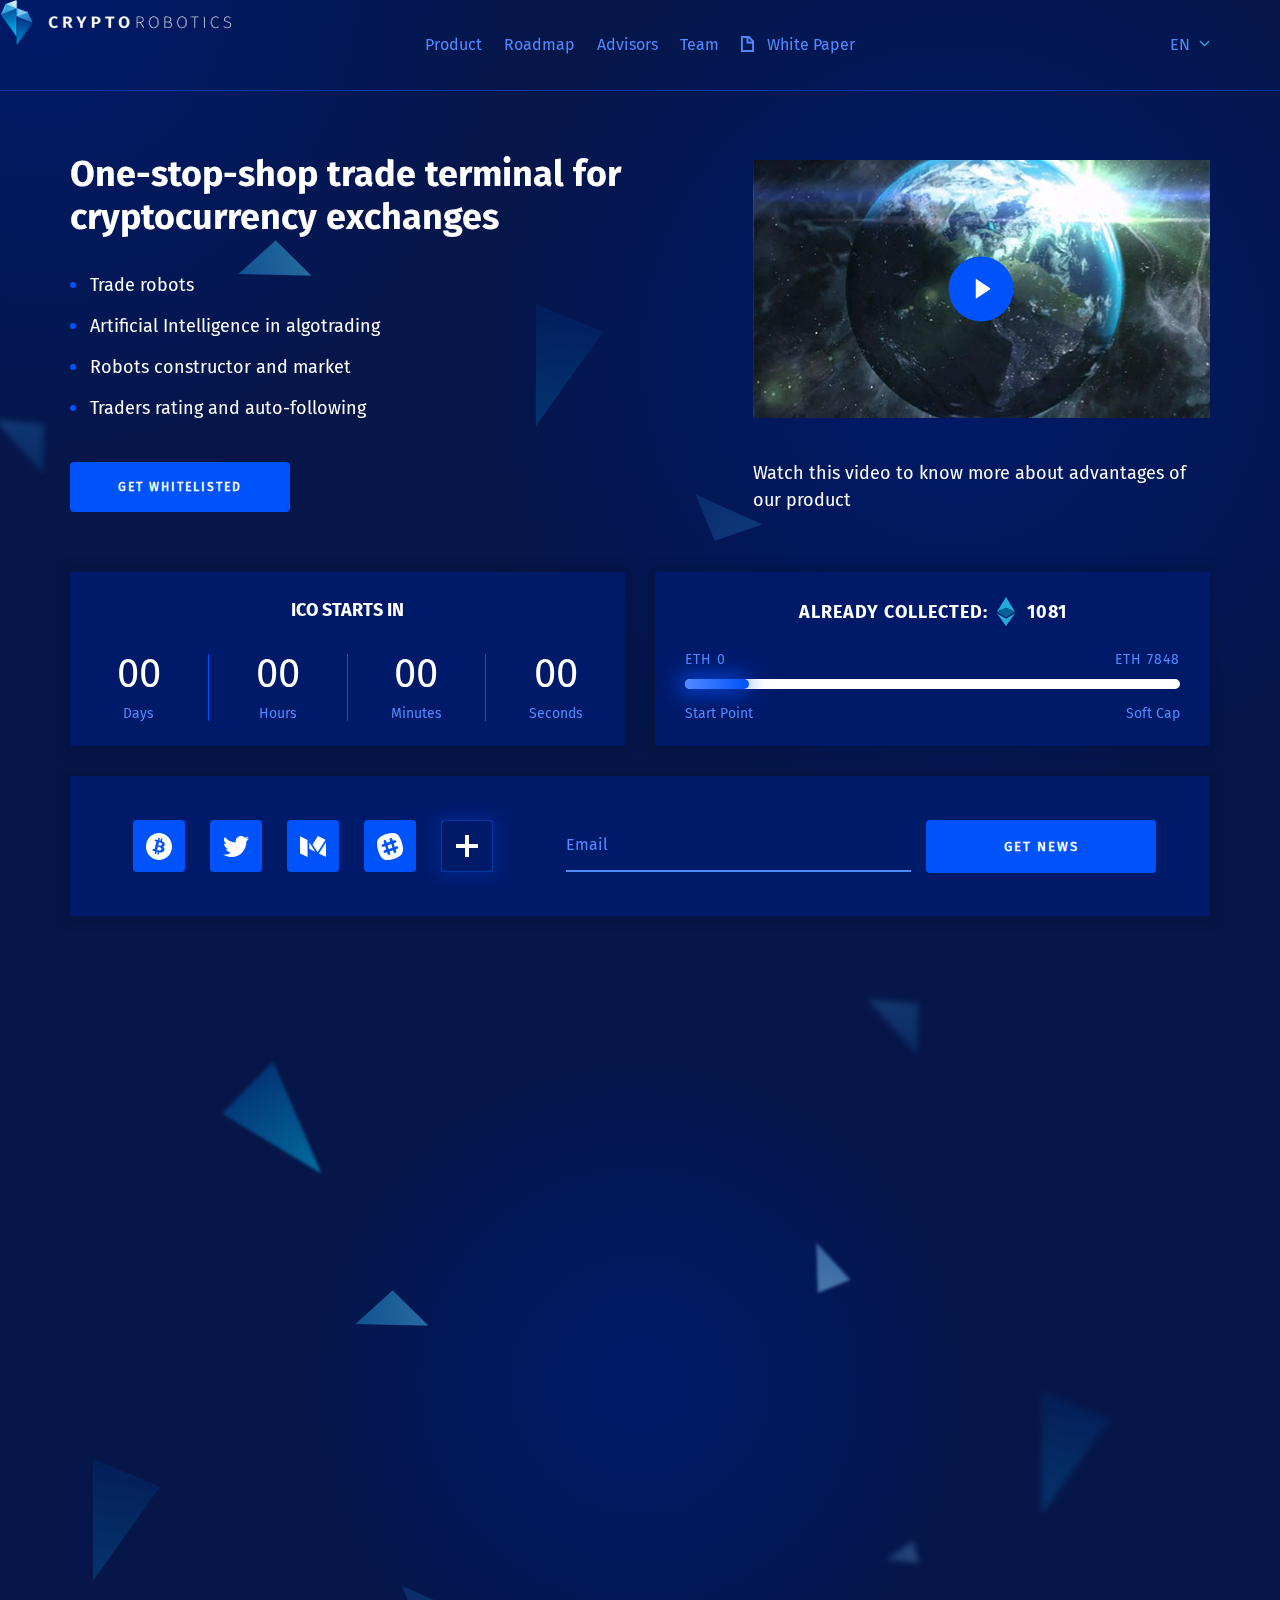
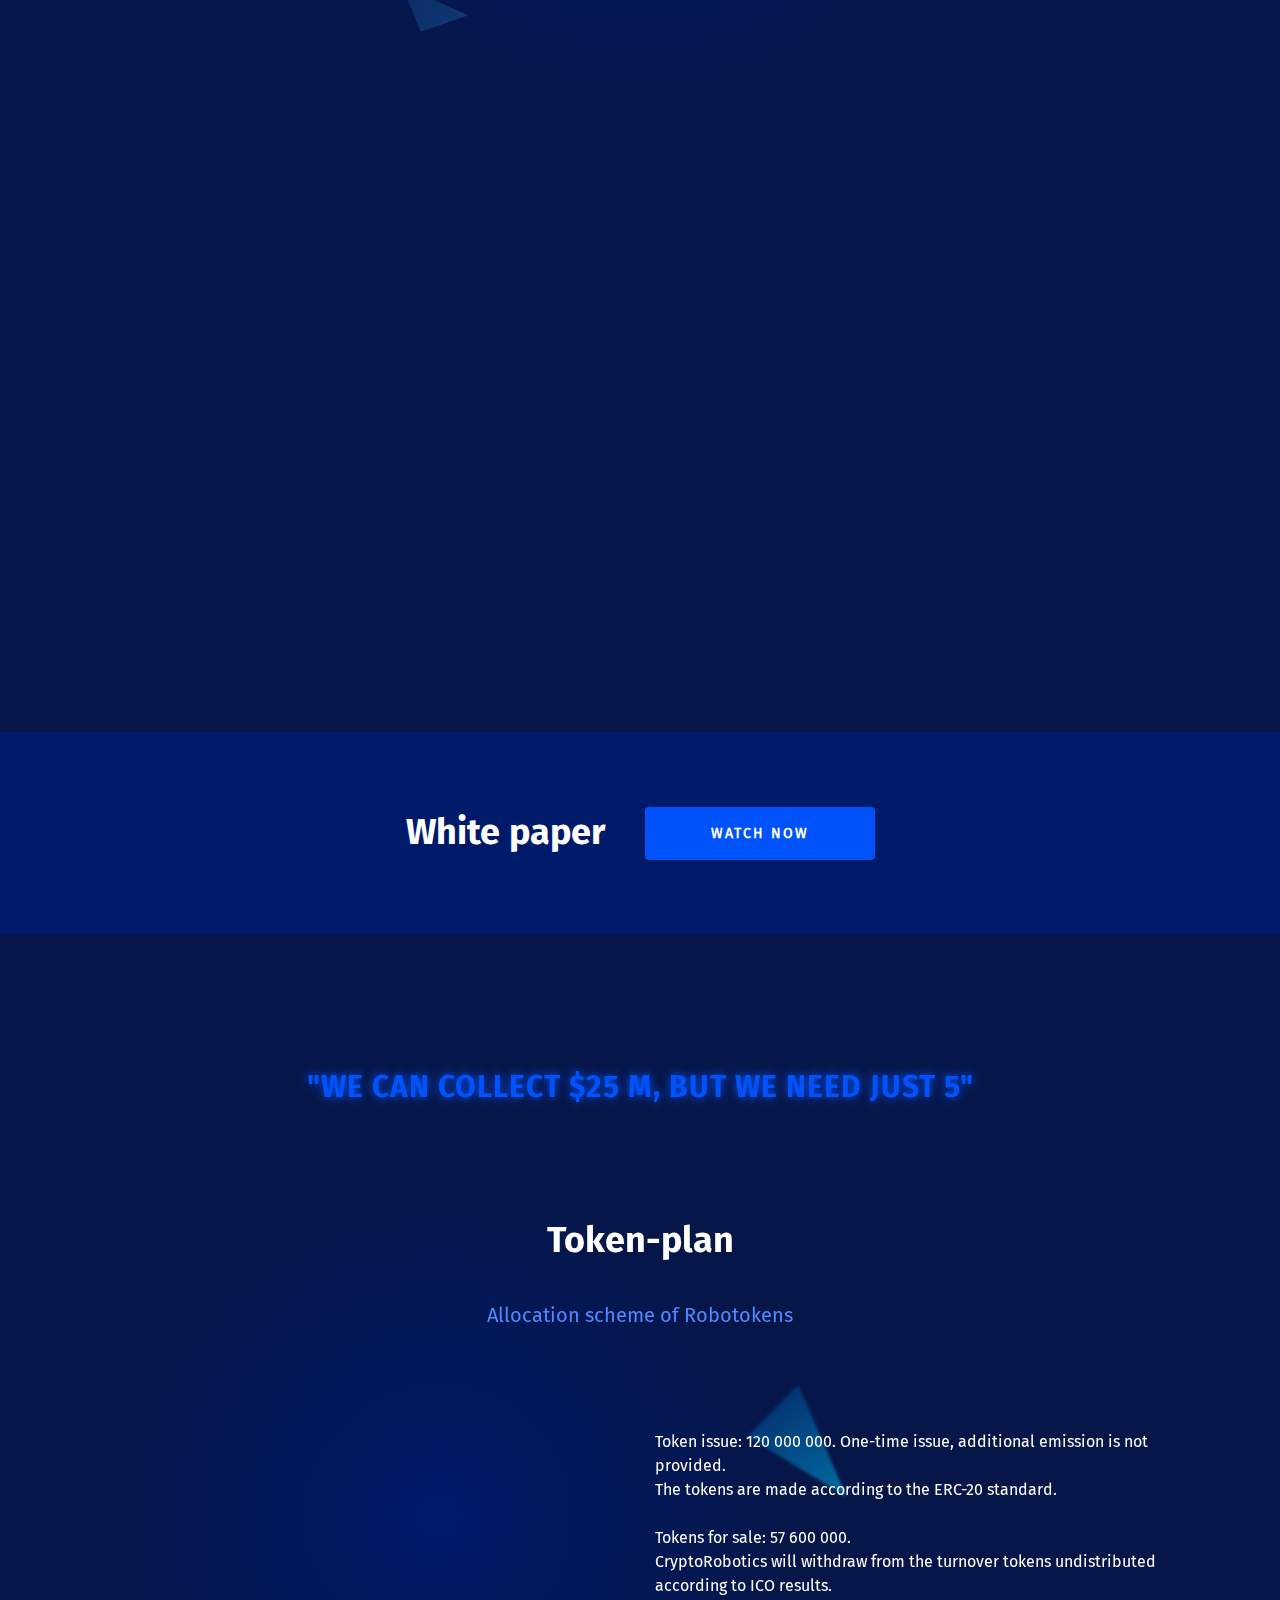
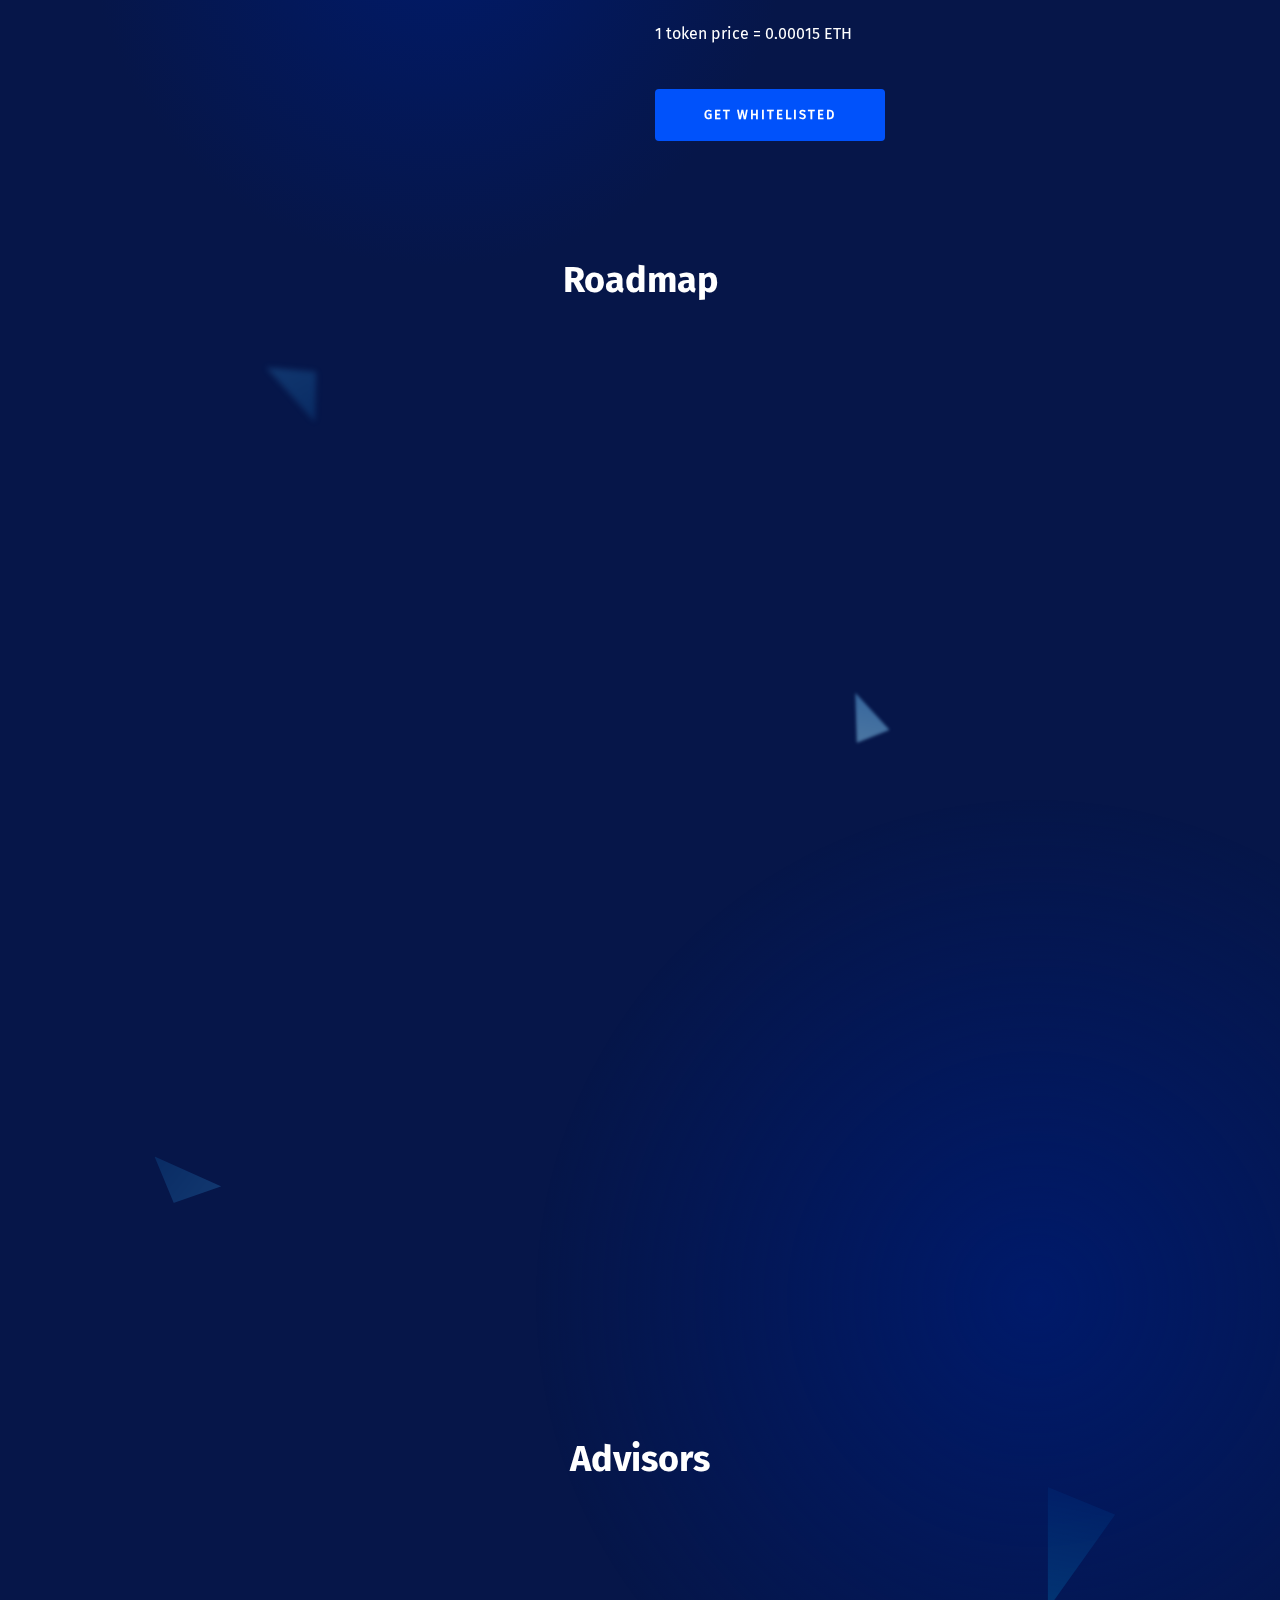
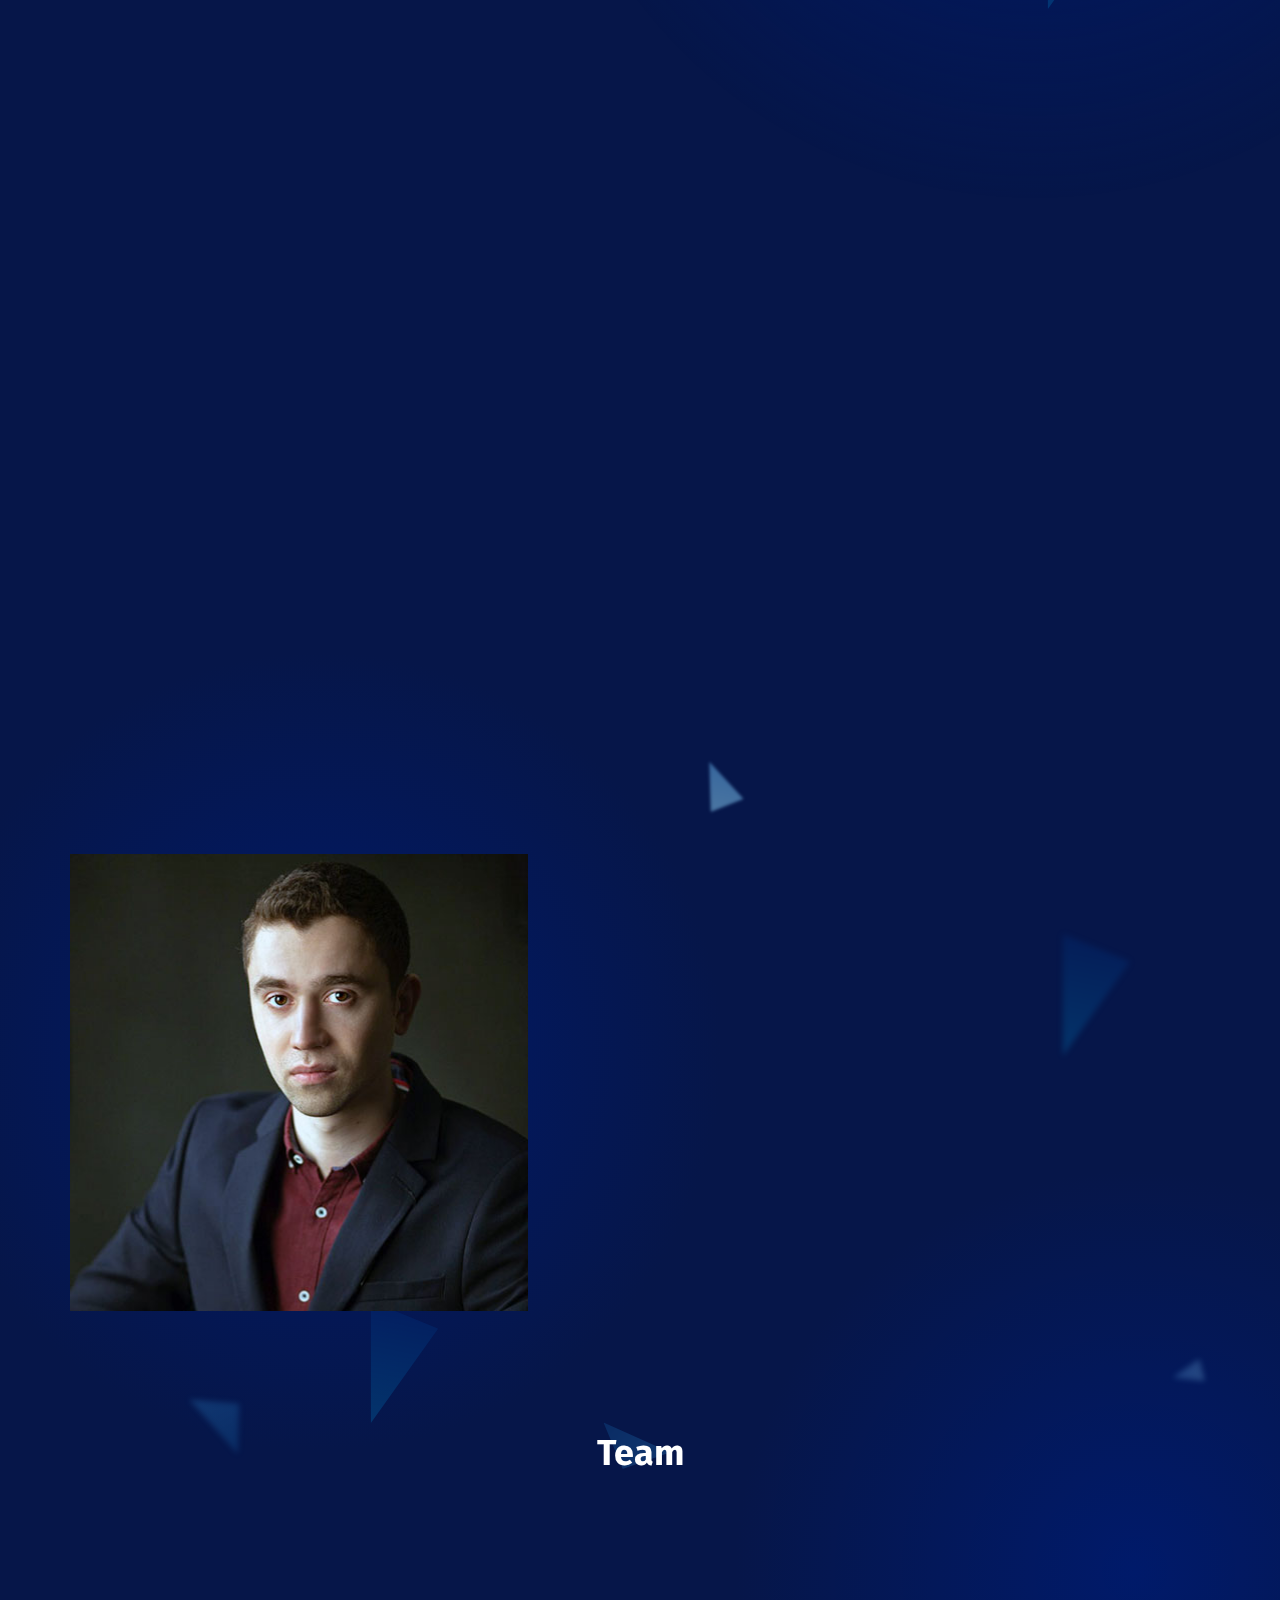
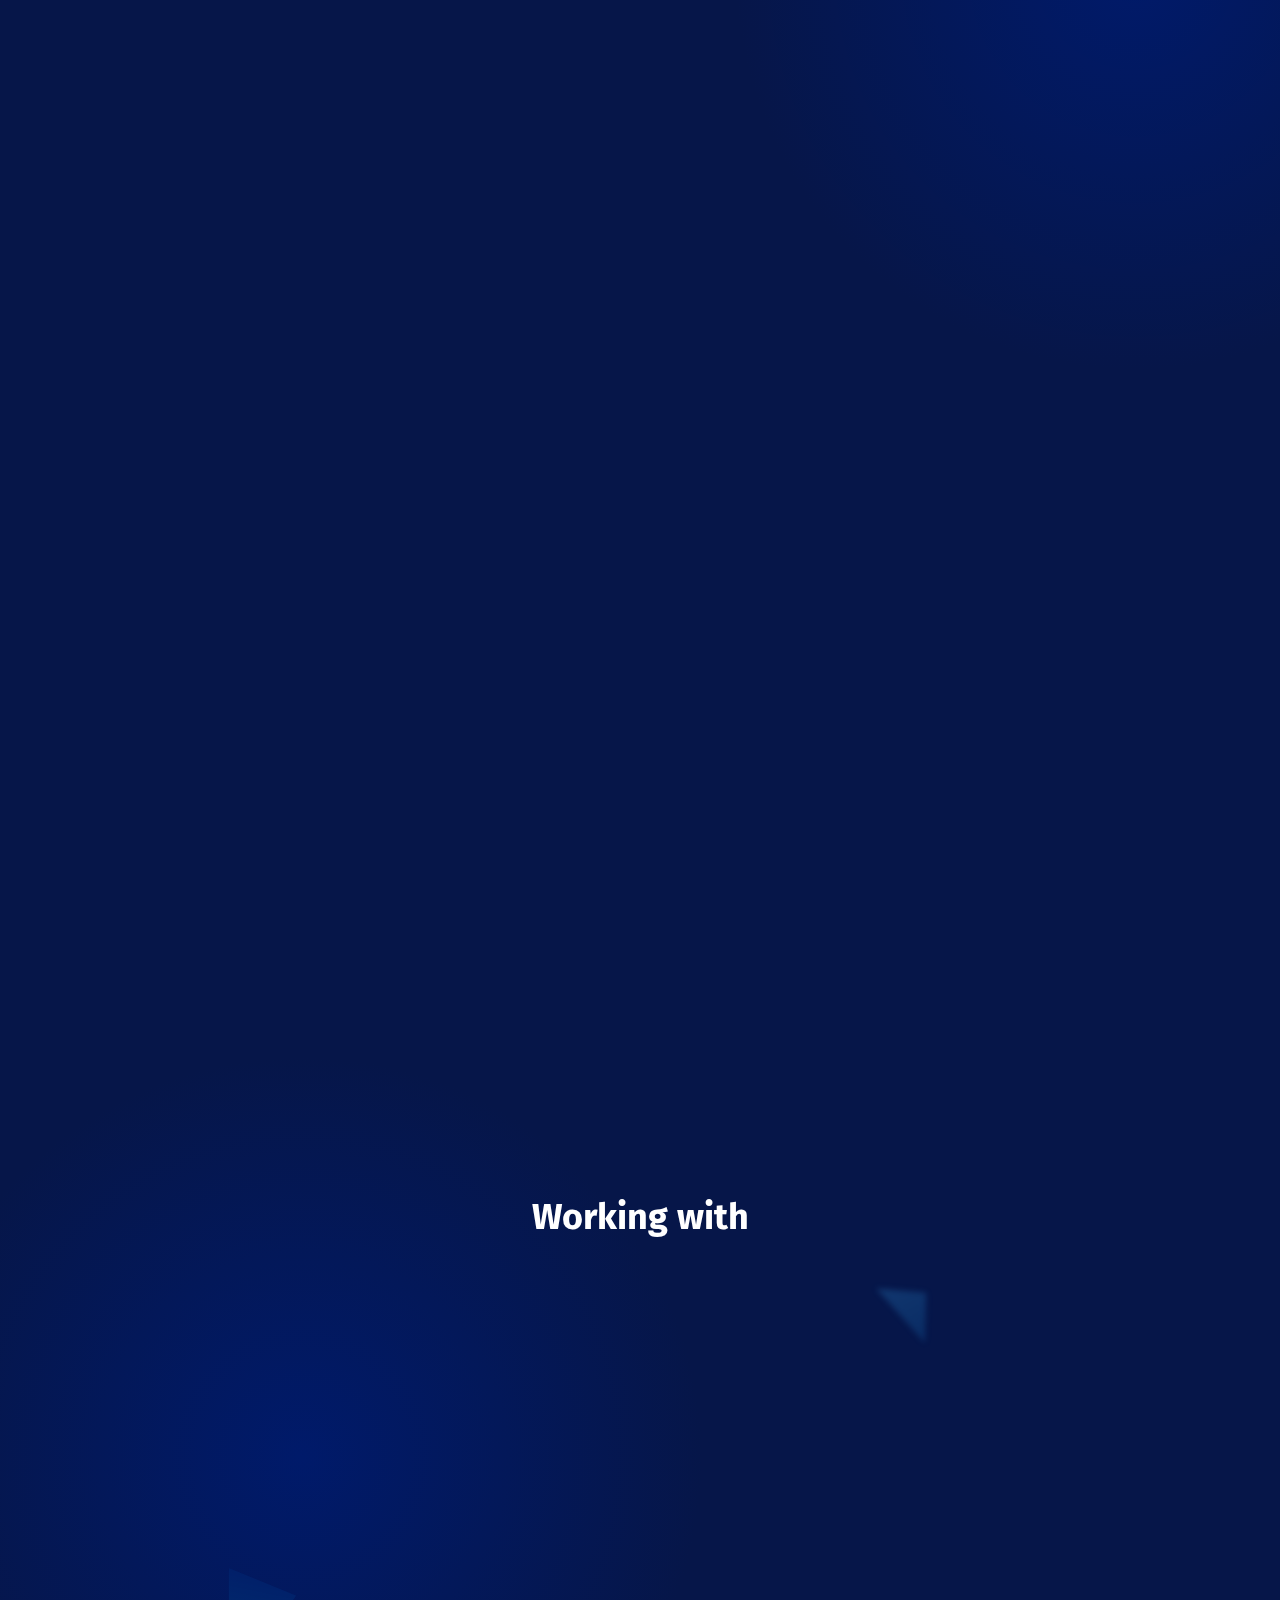
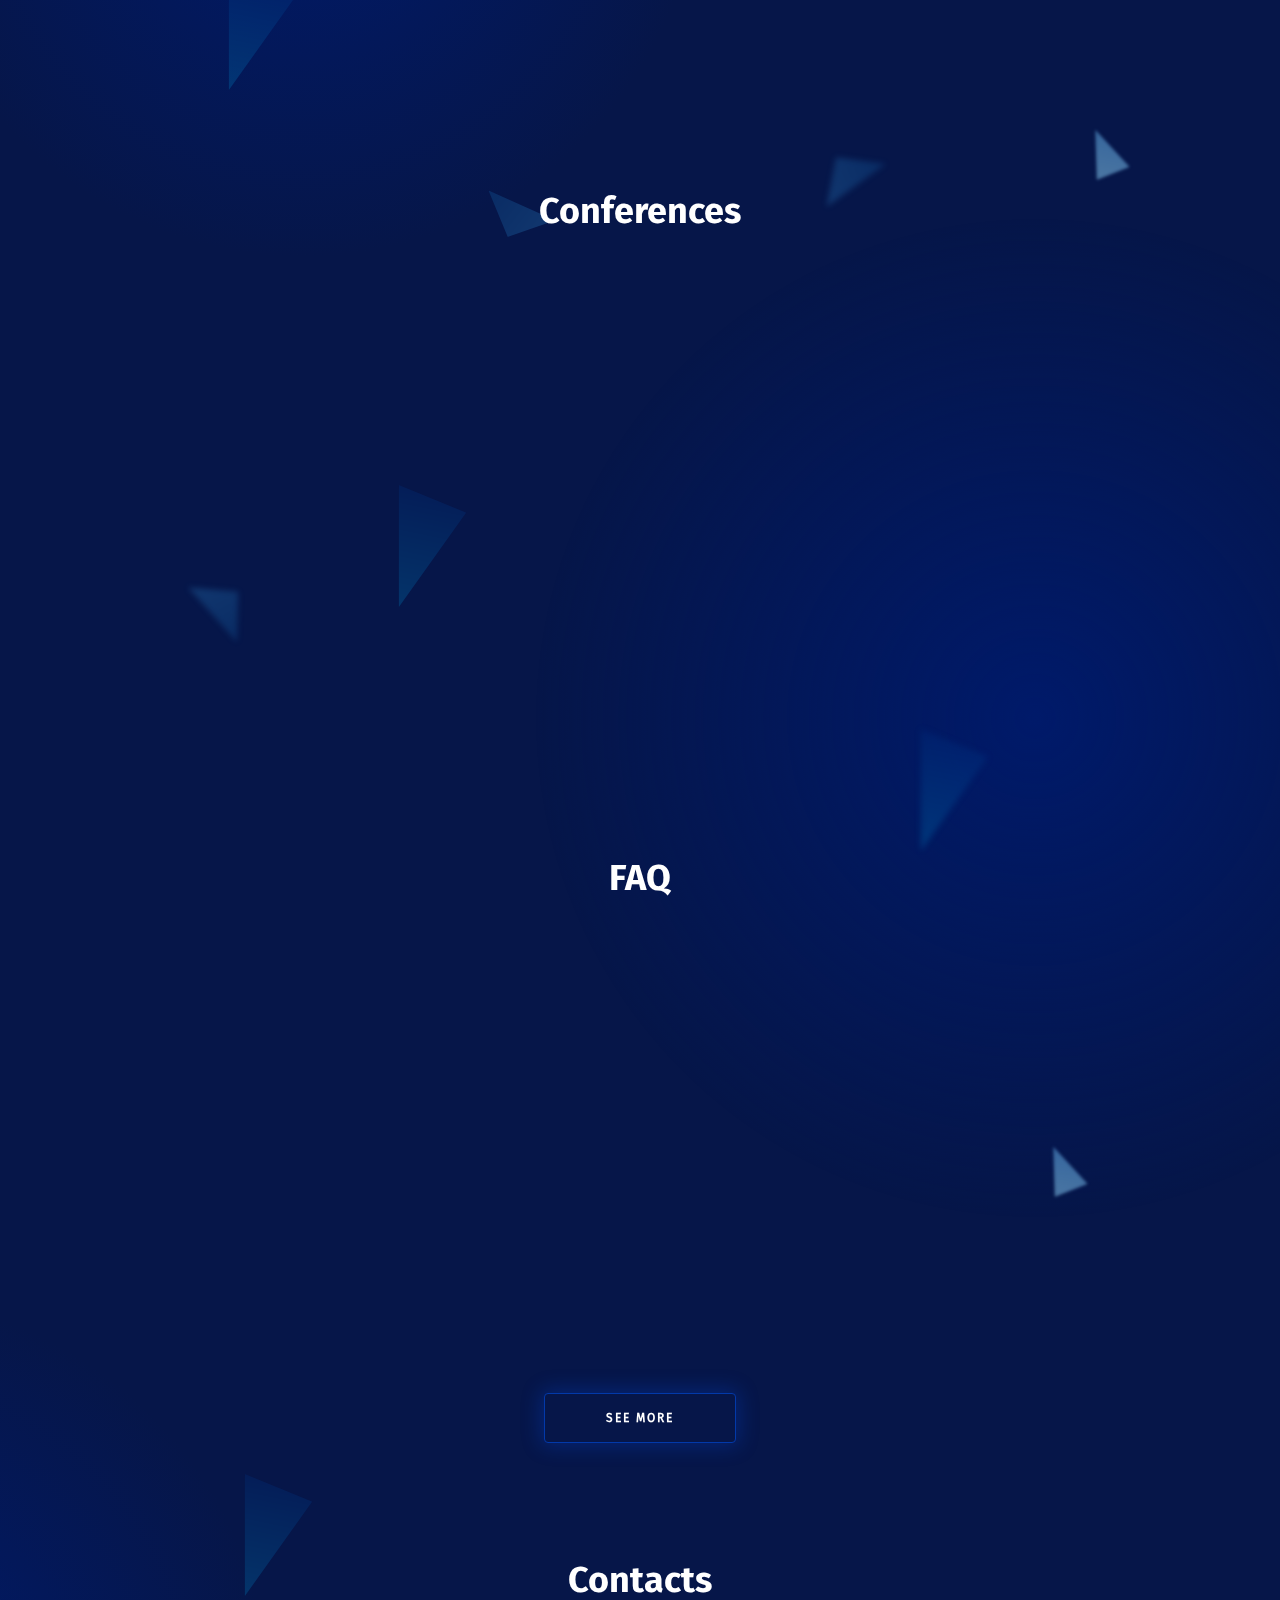
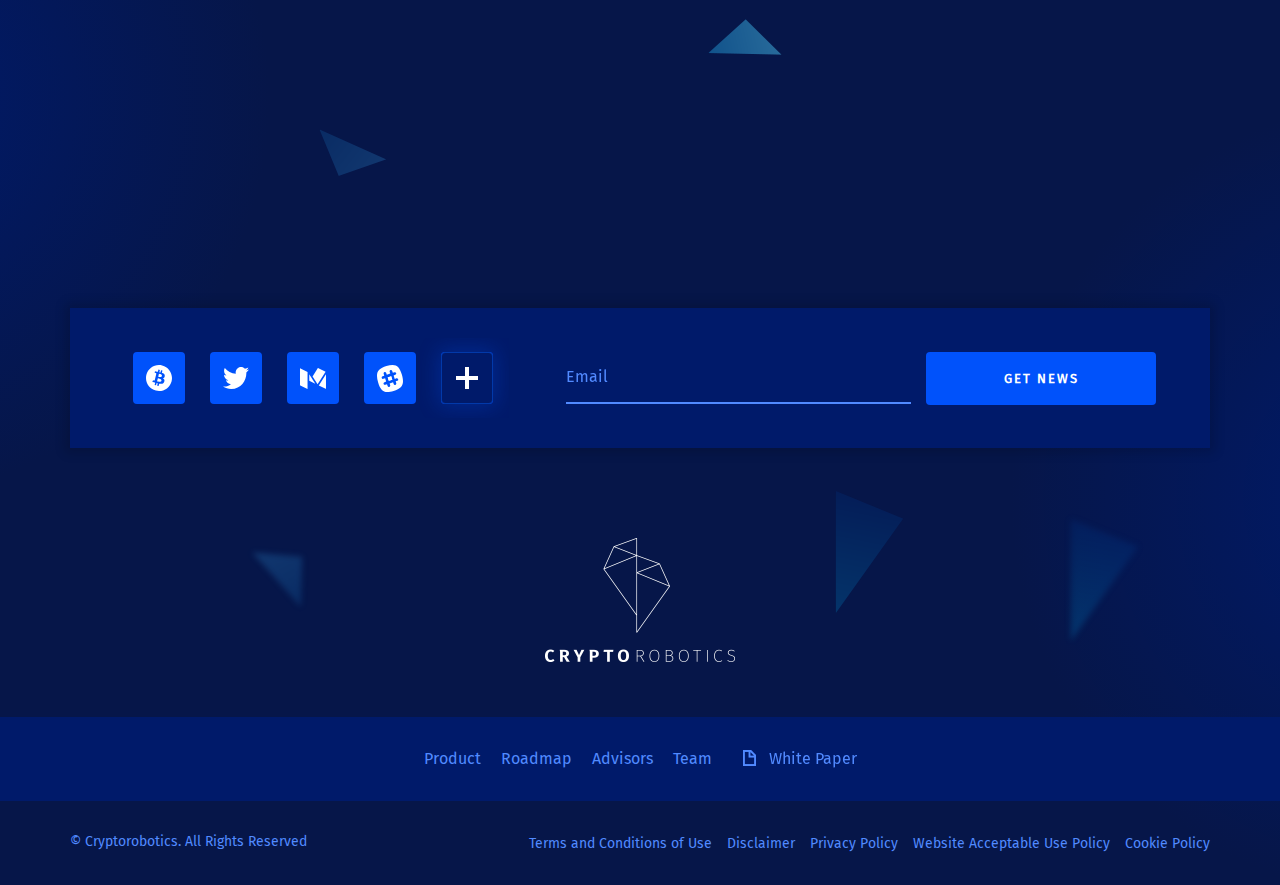
<file: index_en_new.html>
<!DOCTYPE html>
<html lang="ru">
<head>
    <meta charset="UTF-8">
    <title>Cryptorobotics</title>
    <link rel="shortcut icon" href="favicon.ico" type="image/x-icon">
    <meta http-equiv="X-UA-Compatible" content="IE=edge">
    <meta name="viewport" content="width=device-width, initial-scale=1">
    <link href="css/bootstrap.min.css" rel="stylesheet">
    <link href="css/slick.css" rel="stylesheet">
    <link href="css/style-t.css?v=5.0" rel="stylesheet">
    <link href="css/style.css?v=5.0" rel="stylesheet">
    <link href="css/media-t.css?v=5.0" rel="stylesheet">  
    <link href="css/media.css?v=5.0" rel="stylesheet">
    <link href="css/style_tatia_new.css?v=5.0" rel="stylesheet">
</head>

<body> 

    <div class="all-content" data-leng="en">
    <section class="sec-lvl-1 none-perspective" id="scene">
        <div class="header-nav every-time-scrolled">
            <div class="container">
                <div class="row">
                    <div class="col-md-12">
                        <div class="flex-menu">
                            <div class="side left-side">

                            </div>
                            <div class="side mid-side">
                                <button type="button" class="navbar-toggle" data-toggle="collapse" data-target="#fixed-menu">
                                    <span class="sr-only">Toggle navigation</span>
                                    <span class="icon-bar"></span>
                                    <span class="icon-bar"></span>
                                    <span class="icon-bar"></span>
                                </button>
                                <div class="collapse navbar-collapse" id="fixed-menu">
                                    <ul class="menu-list">
                                        <li class="first-itm">
                                            <a class="for-js-code" href="#solution">Product</a>
                                        </li>
                                        <li class="first-itm">
                                            <a class="for-js-code" href="#road-map">Roadmap</a>
                                        </li>
                                        
                                        <li class="first-itm">
                                            <a class="for-js-code" href="#consultants">Advisors</a>
                                        </li>
                                         <li class="first-itm">
                                            <a class="for-js-code" href="#team">Team</a>
                                        </li>
                                        <li class="first-itm">
                                            <a target="_blank" class="img-white-paper-icon" href="img/WP_ENG.pdf">White Paper</a>
                                        </li>
                                       
                                       
                                        
                                        <!--
                                        <li class="first-itm">
                                            <a href="#news">Пресса</a>
                                        </li>
-->
                                        <!--
                                        <li class="first-itm">
                                            <a href="#faqs">FAQ</a>
                                        </li>-->
                                        

                                    </ul>
                                </div>
                            </div>
                            <div class="side right-side">
                                <div class="flex-lang">
                                    <div class="lang-wrapp" style="margin-right:0;">
                                        <div class="lang">En</div>
                                        <div class="lang-list">
                                            <a href="http://ru.cryptorobotics.io">Ru</a>
                                            <a class="active">En</a>
                                        </div>
                                    </div>
                                    <!--
                                    <a class="login" href="#">личный кабинет</a>
                                    -->
                                </div>
                            </div>
                        </div>
                    </div>
                </div>
            </div>
        </div>
        
        <div class="header-nav">
            <div class="container">
                <div class="row">
                    <div class="col-md-12">
                        <div class="flex-menu">
                            <div class="side left-side">
                                <div class="rel-wr">
                                    <a href="#">
                                        <img src="img/logo-nav.png" class="img-responsive" alt="">
                                    </a>
                                </div>
                            </div>
                            <div class="side mid-side">
                                <button type="button" class="navbar-toggle" data-toggle="collapse" data-target="#menu">
                                    <span class="sr-only">Toggle navigation</span>
                                    <span class="icon-bar"></span>
                                    <span class="icon-bar"></span>
                                    <span class="icon-bar"></span>
                                </button>
                                <div class="collapse navbar-collapse" id="menu">
                                    <ul class="menu-list">
                                       <li class="first-itm">
                                            <a class="for-js-code" href="#solution">Product</a>
                                        </li>
                                        <li class="first-itm">
                                            <a class="for-js-code" href="#road-map">Roadmap</a>
                                        </li>
                                       
                                         <li class="first-itm">
                                            <a class="for-js-code" href="#consultants">Advisors</a>
                                        </li>
                                         <li class="first-itm">
                                            <a class="for-js-code" href="#team">Team</a>
                                        </li>
                                        <li class="first-itm">
                                            <a target="_blank" class="img-white-paper-icon" href="img/WP_ENG.pdf">White Paper</a>
                                        </li>
                                        
                                        <!--
                                        <li class="first-itm">
                                            <a href="#news">Пресса</a>
                                        </li>
-->
                                        <!--
                                        <li class="first-itm">
                                            <a href="#faqs">FAQ</a>
                                        </li>-->
                                        
                                    </ul>
                                </div>
                            </div>
                            <div class="side right-side">
                                <div class="flex-lang">
                                     <div class="lang-wrapp" style="margin-right:0;">
                                        <div class="lang">En</div>
                                        <div class="lang-list">
                                            <a href="http://ru.cryptorobotics.io">Ru</a>
                                            <a class="active">En</a>
                                        </div>
                                    </div>
                                  <!--
                                    <a class="login" href="#">личный кабинет</a>
    -->
                                </div>
                            </div>
                        </div>
                    </div>
                </div>
            </div>
        </div>
        <div class="main-baner">
            
            <div class="for-z-index">
              
                <div class="container">
                    <div class="abs-grad-1"></div>
                    <div class="abs-grad-1-1">
                       
                    </div>
                   
                    <div class="triangles-1">
                        
                        <div class="abs-triangle triangle-2">
                            <img src="img/triangle/triangle-2.png" data-depth="0.14" class="img-responsive layer" alt="">
                        </div>
                        <div class="abs-triangle triangle-3">
                            <img src="img/triangle/triangle-3.png" data-depth="0.08" class="img-responsive layer" alt="">
                        </div>
                        <div class="abs-triangle triangle-4">
                            <img src="img/triangle/triangle-4.png" data-depth="0.16" class="img-responsive layer" alt="">
                        </div>
                        
                    
                        
                        <div class="abs-triangle triangle-8">
                            <img src="img/triangle/triangle-9.png" data-depth="0.12" class="img-responsive layer" alt="">
                        </div>
                    </div>
                    <div class="row">
                       <div class="col-md-12 hidden-lg hidden-md">
                            <div class="iframe-wr">
                                <div class="iframe">
                                    <div class="abs-play">
                                        <svg version="1.1" id="Layer_1" xmlns="http://www.w3.org/2000/svg" xmlns:xlink="http://www.w3.org/1999/xlink" x="0px" y="0px" width="15.438px" height="20.566px" viewBox="0 0 15.438 20.566" enable-background="new 0 0 15.438 20.566" xml:space="preserve">
                                        <g>
                                            <polygon fill="#fff" points="0,0 0,20.566 15.438,10.283 	"></polygon>
                                        </g>
                                        </svg>
                                    </div>
                                    
                                </div>
                                 <div class="wrapp-for-movie">
                                    <iframe allowfullscreen="allowFullScreen"></iframe>
                                </div>
                            </div>
                           <!--
                            <a class="button-style f-marg hidden-lg hidden-md hidden-sm" href="#">Download</a>
-->
                        </div>
                        <div class="col-lg-7 col-md-6">
                            <div class="desc-main-baner">
                                <h2>One-stop-shop trade terminal for cryptocurrency exchanges</h2>
                                <ul>
                                    <li>Trade robots</li>
                                    <li>Artificial Intelligence in algotrading</li>
                                    <li>Robots constructor and market</li>
                                    <li>Traders rating and auto-following</li>
                                </ul>
                                 <div class="flex-buttons hidden-xs">
                                     <!--
                                    <a class="button-style hidden-xs" href="#">Download</a>
-->
                                    <a href="/whitelist/" target="_blank" class="button-style second-b">get whitelisted</a>
                                     <a class="button-style hidden-lg hidden-md hidden-sm" href="img/WP_ENG.pdf">white paper</a>
                                </div>
                            </div>
                        </div>
                        <div class="col-lg-5 col-md-6 hidden-sm hidden-xs">
                            <div class="iframe-wr">
                                <div class="iframe">
                                    <div class="abs-play">
                                        <svg version="1.1" id="Layer_1" xmlns="http://www.w3.org/2000/svg" xmlns:xlink="http://www.w3.org/1999/xlink" x="0px" y="0px" width="15.438px" height="20.566px" viewBox="0 0 15.438 20.566" enable-background="new 0 0 15.438 20.566" xml:space="preserve">
                                        <g>
                                            <polygon fill="#fff" points="0,0 0,20.566 15.438,10.283 	"></polygon>
                                        </g>
                                        </svg>
                                    </div>
                                </div>
                                 <div class="wrapp-for-movie">
                                    <iframe allowfullscreen="allowFullScreen"></iframe>
                                </div>
                                
                            </div>
                            <p class="new-video-text">Watch this video to know more about advantages of our product</p>
                        </div>
                    </div>
                    <div class="row">
                        <div class="col-md-6 col-sm-6 for-none-padd-ico">
                            <div class="box-counter-ico">
                                <p class="text-start">ICO starts in</p>
                                <div class="main-counter-wr">
                                    <span class="counter-velue">
                                        <span class="d">00</span>
                                        <span class="desc">Days</span>
                                    </span>

                                    <span class="counter-velue">
                                        <span class="h">00</span>
                                        <span class="desc">Hours</span>
                                    </span>

                                    <span class="counter-velue">
                                        <span class="m">00</span>
                                        <span class="desc">Minutes</span>
                                    </span>

                                    <span class="s for-w-s counter-velue">
                                        <span class="s">00</span>
                                        <span class="desc">Seconds</span>
                                    </span>
                                </div>    
                            </div>
                        </div>
                        <div class="col-md-6 col-sm-6 for-none-padd-ico">
                            <div class="box-counter-ico">
                                <div class="alrdy-geted-wrapp">
                                    <p class="rdy-geted-text">
                                        <span>Already collected:</span>
                                        <span class="count">1081</span>
                                    </p>
                                    <div class="top-range">
                                        <span>eth 0</span>
                                        <span>eth 7848</span>
                                    </div>
                                    <div class="some-range">
                                        <div class="done" style="width: 13%"></div>
                                    </div>
                                    <div class="top-range">
                                        <span>Start Point</span>
                                        <span>Soft Cap</span>
                                    </div>
                                </div>
                            </div>
                        </div>
                        <div class="flex-buttons hidden-lg hidden-md hidden-sm">
                             <!--
                            <a class="button-style hidden-xs" href="#">Download</a>
-->
                            <a href="/whitelist/" target="_blank" class="button-style second-b">get whitelisted</a>
                             <a class="button-style hidden-lg hidden-md hidden-sm" href="img/WP_ENG.pdf">white paper</a>
                        </div>
                    </div>
                </div>
            </div>
            
            <div class="container">
                <div class="row">
                    <div class="col-md-12">
                        <div class="form-and-soc">
                            <div class="flex-form-soc">
                                <div class="left-side">
                                    <div class="abs-socials">
                                        <a target="_blank" href="https://bitcointalk.org/" class="one-soc">
                                            <img src="img/icons/bitcoin.svg" class="img-responsive" alt="">
                                        </a>
                                        <a target="_blank" href="https://twitter.com/cryptorobotics" class="one-soc">
                                            <img src="img/icons/twitter.svg" class="img-responsive" alt="">
                                        </a>
                                        <a target="_blank" href="https://medium.com/%40cryptorobotics.io" class="one-soc">
                                            <img src="img/icons/medium.svg" class="img-responsive" alt="">
                                        </a>
                                        <a target="_blank" href="https://cryptoroboticsio.slack.com/" class="one-soc">
                                            <img src="img/icons/slack.svg" class="img-responsive" alt="">
                                        </a>
                                        <a target="_blank" href="https://t.me/Cryptorobotics" class="one-soc">
                                            <img src="img/icons/telegram.svg" class="img-responsive" alt="">
                                        </a>
                                        <a target="_blank" href="https://www.facebook.com/groups/378114272653455/" class="one-soc">
                                            <img src="img/icons/facebook.svg" class="img-responsive" alt="">
                                        </a>
                                        <a target="_blank" href="https://www.youtube.com/channel/UCIvpJ36PC4S2XuD--dUaFFQ" class="one-soc">
                                            <img src="img/icons/youtube.svg" class="img-responsive" alt="">
                                        </a>
                                        <a target="_blank" href="https://www.instagram.com/cryptorobitics/" class="one-soc">
                                            <img src="img/icons/instagram.svg" class="img-responsive" alt="">
                                        </a>
                                        <a target="_blank" href="https://www.reddit.com/user/Cryptorobotics/" class="one-soc">
                                            <img src="img/icons/reddit.svg" class="img-responsive" alt="">
                                        </a>
                                        <a target="_blank" href="https://github.com/RitaCrypto" class="one-soc">
                                            <img src="img/icons/github.svg" class="img-responsive" alt="">
                                        </a>
                                        <div class="plus-wr hidden-lg hidden-md visible-sm visible-xs">
                                            <div class="plus"></div>
                                        </div>
                                    </div>
                                    <div class="plus-wr hidden-sm hidden-xs">
                                        <div class="plus"></div>
                                    </div>
                                </div>
                                <form action="" class="right-side">
                                    <div class="abs">
                                        <input type="email" placeholder="Email" name="email">
                                        <button type="submit" class="button-style-2">get news</button>
                                    </div>
                                </form>
                            </div>
                        </div>
                    </div>
                </div>
            </div>
          
        </div>
    </section>
     <section id="solution">
        <div class="container">
            <div class="abs-grad-2"></div>
               <div class="triangles-2">
                <div class="abs-triangle triangle-1">
                    <img src="img/triangle/triangle-1.png" data-depth="0.17" class="img-responsive layer" alt="">
                </div>
                <div class="abs-triangle triangle-2">
                    <img src="img/triangle/triangle-2.png" data-depth="0.14" class="img-responsive layer" alt="">
                </div>
                <div class="abs-triangle triangle-3">
                    <img src="img/triangle/triangle-3.png" data-depth="0.10" class="img-responsive layer" alt="">
                </div>
                <div class="abs-triangle triangle-4">
                    <img src="img/triangle/triangle-4.png" data-depth="0.08" class="img-responsive layer" alt="">
                </div>
                <div class="abs-triangle triangle-5">
                    <img src="img/triangle/triangle-5.png" data-depth="0.15" class="img-responsive layer" alt="">
                </div>
                <div class="abs-triangle triangle-6">
                    <img src="img/triangle/triangle-9.png" data-depth="0.10" class="img-responsive layer" alt="">
                </div>
                <div class="abs-triangle triangle-7">
                    <img src="img/triangle/triangle-7.png" data-depth="0.08" class="img-responsive layer" alt="">
                </div>
                <div class="abs-triangle triangle-8">
                    <img src="img/triangle/triangle-8.png" data-depth="0.10" class="img-responsive layer" alt="">
                </div>
            </div>
            <div class="row">
                <div class="col-md-12">
                    <h2>Solution</h2>
                   
                </div>
            </div>
            <div class="row">
                <div class="col-md-12">
                    <div class="new-solution">
                        <p class="tt-1 small-m-w">CryptoRobotics is a freemium cross-platform desktop trading terminal for macOS and Windows, iOS and Android for major cryptocurrency exchanges</p>
                        <img src="img/big-png-logo.png" class="img-responsive new-png-logo" alt="">
                        <p class="tt-1">We have complemented our platform by the popular features, they are:</p>
                        <div class="flex-boxes-solution">
                            <div class="one-box">
                                <img src="img/solution-1.png" class="img-responsive" alt="">
                                <p>Pre-set CryptoRobots for algorithmic trading</p>
                            </div>
                            <div class="one-box">
                                <img src="img/solution-2.png" class="img-responsive" alt="">
                                <p>Trader’s Rankings on the equity basis (yield curve)</p>
                            </div>
                            <div class="one-box">
                                <img src="img/solution-3.png" class="img-responsive" alt="">
                                <p>Robot’s Constructor with an intuitive interface for backtesting trading strategies on the history and for creating your own robots</p>
                            </div>
                            <div class="one-box">
                                <img src="img/solution-4.png" class="img-responsive" alt="">
                                <p>Auto-following, an automatic replication of successful trader’s transactions executed as a smart contract</p>
                            </div>
                            <div class="one-box">
                                <img src="img/solution-5.png" class="img-responsive" alt="">
                                <p>Marketplace, to sell the robots created by traders in CryptoRobotics constructor</p>
                            </div>
                        </div>
                    </div>
                </div>
            </div>
        </div>
    </section>
    
    <section id="white-paper" class="sec-lvl-2">
        <div class="container">
            <div class="row">
                <div class="col-md-12">
                    <div class="for-flex-white-paper-new">
                        <h3>White paper</h3>
                        <div class="for-flex-center-link">
                            <div>
                                <a target="_blank" href="img/WP_ENG.pdf" class="button-style-3">Watch now</a>
                            </div>
                        </div>
                    </div>
                </div>
            </div>
        </div>
    
    </section>
    
    
    
    
    
    
    
    
    
    
    
    
    
    
    
    
    <!--==========================================================================================-->

   
    <section class="diagram" id="scanee">
        
        <div class="container">
            <div class="abs-grad-3"></div>
            <div class="triangles-3">
                <div class="abs-triangle triangle-1">
                    <img src="img/triangle/triangle-1.png" data-depth="0.17" class="img-responsive layer" alt="">
                </div>
            </div>
            <div class="row">
                <div class="col-md-12">
                    <div class="dia-head">
                        <p class="text-we-can">"WE CAN COLLECT $25 M, BUT WE NEED JUST 5"</p>
                        <h4>Token-plan</h4>
                        <p>Allocation scheme of Robotokens</p>
                    </div>
                </div>
            </div>
            <div class="row">
                <div class="col-lg-2 col-md-3 col-sm-6">
                    <ul class="list-pr">
                        <li class="color-1">ICO (40%)</li>
                        <li class="color-2">Founders (30%)</li>
                        <li class="color-3">Reserve fund (9%)</li>
                        <li class="color-4">Pre-ICO (8%)</li>
                        <li class="color-5">Advisers (7%)</li>
                        <li class="color-6">Bounty (3%)</li>
                        <li class="color-7">Development (3%)</li>
                    </ul>
                </div>
                <div class="col-lg-4 col-md-4 col-sm-6">
                    <div class="canvas-pos">
                        <canvas id="myChart" height="270px"></canvas>
                    </div>
                </div>
                <div class="col-lg-6 col-md-5 col-sm-12">
                    <div class="style-text-diag">
                        <p>Token issue: 120 000 000. One-time issue, additional emission is not provided.<br>The tokens are made according to the ERC-20 standard.</p>
                        <p>Tokens for sale: 57 600 000.<br>CryptoRobotics will withdraw from the turnover tokens undistributed according to ICO results.</p>
                        <p>1 token price = 0.00015 ETH</p>
                        <div class="for-button-pos">
                            <a href="/whitelist/" target="_blank" class="button-style-2">get whitelisted</a>
                        </div>
                    </div>
                </div>
            </div>
        </div>
    </section>
    
        
    <section id="road_map" class="none-perspective">    
    <section id="road-map" class="sec-slider-realiz roaddd">
        <div class="container">
            <div class="abs-grad-3-3"></div>
            <div class="triangles-4">
                <div class="abs-triangle triangle-1">
                    <img src="img/triangle/triangle-9.png" data-depth="0.17" class="img-responsive layer" alt="">
                </div>
                <div class="abs-triangle triangle-2">
                    <img src="img/triangle/triangle-5.png" data-depth="0.11" class="img-responsive layer" alt="">
                </div>
                <div class="abs-triangle triangle-3">
                    <img src="img/triangle/triangle-4.png" data-depth="0.07" class="img-responsive layer" alt="">
                </div>
                
            </div>
            <div class="row">
                <div class="col-md-12 for-none-padd-xs">
                    <h4>Roadmap</h4>
                    <div class="for-padd-slider padd-slider-1">
                        <div class="slider-realiz-init-new">
                            <div class="one-slide one-slide-line-1">
                                <p class="date">March 2016</p>
                                <div class="circle-new"></div>
                                <p class="desc">Algorithmic robots for stock exchanges development</p>
                            </div>
                            <div class="one-slide one-slide-line-1">
                                <p class="date">March 2017</p>
                                <div class="circle-new"></div>
                                <p class="desc">Algorithmic solutions testing on the cryptocurrency exchanges</p>
                            </div>
                            <div class="one-slide one-slide-line-1">
                                <p class="date">August 2017</p>
                                <div class="circle-new"></div>
                                <p class="desc">Development of the conception of terminal for cryptocurrency exchanges and algorithmic ecosystem</p>
                            </div>
                            <div class="one-slide one-slide-line-1">
                                <p class="date">November 2017</p>
                                <div class="circle-new"></div>
                                <p class="desc">Development team building</p>
                            </div>
                        </div>
                        <div class="slider-realiz-init-new">
                            <div class="one-slide one-slide-line-2">
                                <p class="date">January 2018</p>
                                <div class="circle-new"></div>
                                <p class="desc">First working terminal prototype</p>
                            </div>
                            <div class="one-slide one-slide-line-2">
                                <p class="date">April 2018</p>
                                <div class="circle-new"></div>
                                <p class="desc">Terminal: core and Windows version</p>
                            </div>
                            <div class="one-slide one-slide-line-2">
                                <p class="date">May 2018</p>
                                <div class="circle-new"></div>
                                <p class="desc">Terminal: Mac OS version. System’s robots</p>
                            </div>
                            <div class="one-slide one-slide-line-2">
                                <p class="date">June 2018</p>
                                <div class="circle-new"></div>
                                <p class="desc">Terminal: iOS version and  Android version. Floatation to stock exchange</p>
                            </div>
                        </div>
                        <div class="slider-realiz-init-new">
                            <div class="one-slide one-slide-line-3">
                                <p class="date">August 2018</p>
                                <div class="circle-new"></div>
                                <p class="desc">Auto-following</p>
                            </div>
                            <div class="one-slide one-slide-line-3">
                                <p class="date">September 2018</p>
                                <div class="circle-new"></div>
                                <p class="desc">Robots constructor and robots market</p>
                            </div>
                            <div class="one-slide one-slide-line-3">
                                <p class="date">February 2019</p>
                                <div class="circle-new"></div>
                                <p class="desc">Demo-version of Trader experience</p>
                            </div>
                            <div class="one-slide one-slide-line-3">
                                <p class="date">June 2019</p>
                                <div class="circle-new"></div>
                                <p class="desc">Release of Trader experience</p>
                            </div>
                        </div>
                        <div class="slider-realiz-init-new">
                            <div class="one-slide one-slide-line-4">
                                <p class="date">August 2020</p>
                                <div class="circle-new"></div>
                                <p class="desc">Demo-version of robots on artificial intelligence</p>
                            </div>
                            <div class="one-slide one-slide-line-4">
                                <p class="date">December 2020</p>
                                <div class="circle-new"></div>
                                <p class="desc">Release of robots on artificial intelligence</p>
                            </div>
                        </div>
                    </div>
                </div>
            </div>
        </div>
    </section>
    </section>
    <section id="consultants" class="people none-perspective">
        <div class="container">
            <div class="triangles-5">
                <div class="abs-triangle triangle-1">
                    <img src="img/triangle/triangle-2.png" data-depth="0.17" class="img-responsive layer" alt="">
                </div>
            </div>
            <div class="row">
                <div class="col-md-12">
                    <h2>Advisors</h2>
                </div>
            </div>
            <div class="row for-anim-class-human">
                <div class="col-lg-3 col-md-4 col-sm-6 col-xs-6">
                    <div class="human_wrap">
                        <div class="img" style="background-image: url(img/cons-1.png)"></div>
                        <div class="desc">
                            <p class="name">Jonathan Fianu</p>
                            <p class="function">EMEA Director of PredictX</p>
                            <div class="text">
                                <div class="flex-icons-human">
                                    <a target="_blank" href="https://www.linkedin.com/in/jonnyfianu/">
                                        <img src="img/icons/linkedin.svg" class="img-responsive" alt="">
                                    </a>
                                </div>
                            </div>
                        </div>
                    </div>
                </div>
               <div class="col-lg-3 col-md-4 col-sm-6 col-xs-6">
                    <div class="human_wrap">
                        <div class="img" style="background-image: url(img/cons-2.jpg)"></div>
                        <div class="desc">
                            <p class="name">Nikhil Puri</p>
                            <p class="function">Director at KPMG</p>
                            <div class="text">
                                <div class="flex-icons-human">
                                    <a target="_blank" href="https://www.linkedin.com/in/nikhil-puri-9992985/">
                                        <img src="img/icons/linkedin.svg" class="img-responsive" alt="">
                                    </a>
                                </div>
                            </div>
                        </div>
                    </div>
                </div>
                <div class="col-lg-3 col-md-4 col-sm-6 col-xs-6">
                    <div class="human_wrap">
                        <div class="img" style="background-image: url(img/cons-3.png)"></div>
                        <div class="desc">
                            <p class="name">Will Bryant</p>
                            <p class="function">Director at American Express</p>
                            <div class="text">
                                <div class="flex-icons-human">
                                    <a target="_blank" href="https://www.linkedin.com/in/williambryant1/">
                                        <img src="img/icons/linkedin.svg" class="img-responsive" alt="">
                                    </a>
                                </div>
                            </div>
                        </div>
                    </div>
                </div>
                <div class="col-lg-3 col-md-4 col-sm-6 col-xs-6">
                    <div class="human_wrap">
                        <div class="img" style="background-image: url(img/cons-5.jpg)"></div>
                        <div class="desc">
                            <p class="name">Gurpreet Dhaliwal</p>
                            <p class="function">Business head at Olam</p>
                           
                        </div>
                    </div>
                </div>
                <div class="col-lg-3 col-md-4 col-sm-6 col-xs-6">
                    <div class="human_wrap">
                        <div class="img" style="background-image: url(img/cons-4.jpg)"></div>
                        <div class="desc">
                            <p class="name">Youssoufa Aminou</p>
                            <p class="function">Founder at Yuscards.com</p>
                            
                        </div>
                    </div>
                </div>
                 <div class="col-lg-3 col-md-4 col-sm-6 col-xs-6">
                    <div class="human_wrap">
                        <div class="img" style="background-image: url(img/cons-6.jpg)"></div>
                        <div class="desc">
                            <p class="name">Anatoli Ille</p>
                            <p class="function">Easy Business Community Founder</p>
                            <div class="text">
                                <p>Successful business trainer, business consultant, blockchaintechnologies expert, professional crypto investor.</p>
                                <div class="flex-icons-human">
                                    
                                </div>
                            </div>
                        </div>
                    </div>
                </div>
               
                 
               
                
            </div>
           
           

        </div>
    </section>

    <section id="man" class="none-perspective">
        <div class="container">
            <div class="abs-grad-4"></div>
            <div class="abs-grad-4-4"></div>
            <div class="triangles-6">
                <div class="abs-triangle triangle-1">
                    <img src="img/triangle/triangle-5.png" data-depth="0.10" class="img-responsive layer" alt="">
                </div>
                <div class="abs-triangle triangle-2">
                    <img src="img/triangle/triangle-7.png" data-depth="0.17" class="img-responsive layer" alt="">
                </div>
                <div class="abs-triangle triangle-3">
                    <img src="img/triangle/triangle-9.png" data-depth="0.10" class="img-responsive layer" alt="">
                </div>
                <div class="abs-triangle triangle-4">
                    <img src="img/triangle/triangle-2.png" data-depth="0.14" class="img-responsive layer" alt="">
                </div>
                <div class="abs-triangle triangle-5">
                    <img src="img/triangle/triangle-4.png" data-depth="0.18" class="img-responsive layer" alt="">
                </div>
                <div class="abs-triangle triangle-6">
                    <img src="img/triangle/triangle-8.png" data-depth="0.07" class="img-responsive layer" alt="">
                </div>
               
            </div>
            <div class="row">
                <div class="col-sm-5">
                    <h5 class="hidden-lg hidden-md hidden-sm h55">Ivan Scherbakov</h5>
                    <p class="big hidden-lg hidden-md hidden-sm p55">Chief Advisor</p>
                    <div class="man_wrap">
                        <div class="img" style="background-image: url(img/man.jpg)"></div>
                        <!--
                        <div class="desc">
                            «Lorem ipsum dolor sit amet, consectetuer adipiscing elit. Aenean commodo ligula eget dolor. Aenean massa. Cum sociis natoque penatibus et magnis dis parturient montes, nascetur ridiculus.»
                        </div>
-->
                    </div>
                </div>
                <div class="col-sm-7">
                    <div class="man_text">
                        <h5 class="hidden-xs">Ivan Scherbakov</h5>
                        <p class="big hidden-xs">Chief Advisor</p>
                        <p>Practicing investor, infopreneur, member of the Eurasian Council for Small and Medium Business in Blockchain, cryptocurrency expert, author of  «Crypto-currencies in 12 hours» course.</p>
                        <div class="soc">
                             
                            <a href="https://www.youtube.com/channel/UCUhiHoAY5o00Vbjfa1v5TqQ/featured?disable_polymer=1" target="_blank">
                                <img src="img/icons/youtube.svg" class="img-responsive" alt="">
                            </a>
                        </div>
                    </div>
                </div>
            </div>
        </div>
    </section>

    <section id="team" class="people">
        <div class="container">
            <div class="row">
                <div class="col-md-12">
                    <h2>Team</h2>
                </div>
            </div>
            <div class="row flex-xs-new-wr for-anim-class-human">
                 <div class="col-lg-3 col-md-4 col-sm-6 col-xs-6">
                    <div class="human_wrap">
                        <div class="img" style="background-image: url(img/team/3.jpg)"></div>
                        <div class="desc">
                            <p class="name">Ilnur Mukhtov</p>
                            <p class="function">CEO</p>
                            <div class="text">
                                <p>A serial entrepreneur, a trader in the stock market (shares, futures, options) with 10 years experience, an expert in the creation of trading strategies and algotrading</p>
                                <div class="flex-icons-human">
                                    <a target="_blank" href="https://www.linkedin.com/in/ilnur-mukhtov-a50436107/">
                                        <img src="img/icons/linkedin.svg" class="img-responsive" alt="">
                                    </a>
                                </div>
                            </div>
                        </div>
                    </div>
                </div>
                <div class="col-lg-3 col-md-4 col-sm-6 col-xs-6">
                    <div class="human_wrap">
                        <div class="img" style="background-image: url(img/team/4.jpg)"></div>
                        <div class="desc">
                            <p class="name">Konstantin Denisenko</p>
                            <p class="function">Head of Development</p>
                            <div class="text">
                                <p>A specialist inthe complex High Load projects and automation systems for financial institutionsdevelopment, for tour operators, catering establishments and other business areas</p>
                                <div class="flex-icons-human">
                                    <a target="_blank" href="http://biznesliner.ru/about_konstantin/">
                                        <img src="img/icons/biznesliner.svg" class="img-responsive" alt="">
                                    </a>
                                </div>
                            </div>
                        </div>
                    </div>
                </div>
                 <div class="col-lg-3 col-md-4 col-sm-6 col-xs-6">
                    <div class="human_wrap">
                        <div class="img" style="background-image: url(img/team/1.jpg)"></div>
                        <div class="desc">
                            <p class="name">Alina Sattarova</p>
                            <p class="function">Head of Marketing & Development</p>
                            <div class="text">
                                <p>Marketing, sales and business development specialistwith experience of more than 10 years in IT, telecommunications, hospitality and entertainment, fitness, project management, etc.</p>
                                <div class="flex-icons-human">
                                    <a target="_blank" href="https://www.linkedin.com/in/sattarova-alina-3992477b/">
                                        <img src="img/icons/linkedin.svg" class="img-responsive" alt="">
                                    </a>
                                </div>
                            </div>
                        </div>
                    </div>
                </div>
                <div class="col-lg-3 col-md-4 col-sm-6 col-xs-6">
                    <div class="human_wrap">
                        <div class="img" style="background-image: url(img/team/10.jpg)"></div>
                        <div class="desc">
                            <p class="name">Vadim Galeev</p>
                            <p class="function">Head of Global Engagement</p>
                            <div class="text">
                                <p>Director of Republican Centre of Marketing, over 450 successful projects in marketing, investment and strategic consulting</p>
                                <div class="flex-icons-human">
                                    <a target="_blank" href="https://www.linkedin.com/in/vadim-galeev-ba71a827/">
                                        <img src="img/icons/linkedin.svg" class="img-responsive" alt="">
                                    </a>
                                </div>
                            </div>
                        </div>
                    </div>
                </div>
                <div class="col-lg-3 col-md-4 col-sm-6 col-xs-6">
                    <div class="human_wrap">
                        <div class="img" style="background-image: url(img/team/11.jpg)"></div>
                        <div class="desc">
                            <p class="name">Igor Mesheryakov</p>
                            <p class="function">Backend Developer</p>
                            <div class="text">
                                <p>An experienced programmer, cross-functional specialistof backend and frontend development, a specialist in High Load projects, develops trading robots</p>
                                <div class="flex-icons-human">
                                    
                                </div>
                            </div>
                        </div>
                    </div>
                </div>
                 <div class="col-lg-3 col-md-4 col-sm-6 col-xs-6">
                    <div class="human_wrap">
                        <div class="img" style="background-image: url(img/team/2.jpg)"></div>
                        <div class="desc">
                            <p class="name">Darya Sukhorukhova</p>
                            <p class="function">Deputy to Chief Marketing Officer</p>
                            <div class="text">
                                <p>A marketing specialist with more than 4 years of experience, including IT, an organizer of large business and IT events, including for block chain projects, a technical analyst in IT</p>
                                <div class="flex-icons-human">
                                    <a target="_blank" href="https://www.linkedin.com/in/darya-sukhorukova-9434ba97">
                                        <img src="img/icons/linkedin.svg" class="img-responsive" alt="">
                                    </a>
                                </div>
                            </div>
                        </div>
                    </div>
                </div>
                <div class="col-lg-3 col-md-4 col-sm-6 col-xs-6">
                    <div class="human_wrap">
                        <div class="img" style="background-image: url(img/team/12.jpg)"></div>
                        <div class="desc">
                            <p class="name">Alexey Sevruk</p>
                            <p class="function">Backend Developer</p>
                            <div class="text">
                                <p>Backend developer with programming experience more than 15 years. Is engaged in software development in the banking and public sector of the economy, stock exchanges development.</p>
                                <div class="flex-icons-human">
                                    
                                </div>
                            </div>
                        </div>
                    </div>
                </div>
                 
                 
                 <div class="col-lg-3 col-md-4 col-sm-6 col-xs-6">
                    <div class="human_wrap">
                        <div class="img" style="background-image: url(img/team/5.jpg)"></div>
                        <div class="desc">
                            <p class="name">Olga Denisenko</p>
                            <p class="function">UI / UX Designer</p>
                            <div class="text">
                                <div class="flex-icons-human">
                                    <a target="_blank" href="http://biznesliner.ru/about_olga/">
                                        <img src="img/icons/biznesliner.svg" class="img-responsive" alt="">
                                    </a>
                                </div>
                            </div>
                        </div>
                    </div>
                </div>
                <div class="col-lg-3 col-md-4 col-sm-6 col-xs-6">
                    <div class="human_wrap">
                        <div class="img" style="background-image: url(img/team/13.jpg)"></div>
                        <div class="desc">
                            <p class="name">Alexander James Harper</p>
                            <p class="function">Copywriter</p>
                            
                        </div>
                    </div>
                </div>
                <div class="col-lg-3 col-md-4 col-sm-6 col-xs-6">
                    <div class="human_wrap">
                        <div class="img" style="background-image: url(img/team/14.jpg)"></div>
                        <div class="desc">
                            <p class="name">Wan Yu</p>
                            <p class="function">Copywriter</p>
                           
                        </div>
                    </div>
                </div>
                <div class="col-lg-3 col-md-4 col-sm-6 col-xs-6">
                    <div class="human_wrap">
                        <div class="img" style="background-image: url(img/team/15.jpg)"></div>
                        <div class="desc">
                            <p class="name">Vyacheslav Poskonin</p>
                            <p class="function">Ethereum smart-contracts developer</p>
                            <div class="text">
                                <div class="flex-icons-human">
                                    <a target="_blank" href="https://www.youtube.com/user/MousePokerPo">
                                        <img src="img/icons/youtube.svg" class="img-responsive" alt="">
                                    </a>
                                </div>
                            </div>
                        </div>
                    </div>
                </div>
                <div class="col-lg-3 col-md-4 col-sm-6 col-xs-6">
                    <div class="human_wrap">
                        <div class="img" style="background-image: url(img/team/16.jpg)"></div>
                        <div class="desc">
                            <p class="name">Subodh Srivastava</p>
                            <p class="function">Frontend Developer</p>
                            <div class="text">
                                <p>Experienced frontend developer in Web technologies and mobile applications, blockchain projects. Head of the www.subcodevs.com company, US and India.</p>
                                <div class="flex-icons-human">
                                    
                                </div>
                            </div>
                        </div>
                    </div>
                </div>
                 
            </div>
            
         
        </div>
    </section>

    <section id="work_with" class="none-perspective">
        <div class="container">
            <div class="abs-grad-5"></div>
            <div class="triangles-7">
                <div class="abs-triangle triangle-1">
                    <img src="img/triangle/triangle-9.png" data-depth="0.14" class="img-responsive layer" alt="">
                </div>
                <div class="abs-triangle triangle-2">
                    <img src="img/triangle/triangle-4.png" data-depth="0.10" class="img-responsive layer" alt="">
                </div>
                <div class="abs-triangle triangle-3">
                    <img src="img/triangle/triangle-5.png" data-depth="0.18" class="img-responsive layer" alt="">
                </div>
                 <div class="abs-triangle triangle-4">
                    <img src="img/triangle/triangle-2.png" data-depth="0.05" class="img-responsive layer" alt="">
                </div>
            </div>
            <div class="row">
                <div class="col-md-12">
                    <h2>Working with</h2>
                </div>
            </div>
            <div class="row">
                <div class="col-md-12">
                    <div class="work_with_wrap">
                        <div class="work_logo"><img src="img/work_logo1.png" alt=""></div>
                        <div class="work_logo"><img src="img/work_logo2.png" alt=""></div>
                        <div class="work_logo"><img src="img/work_logo3.png" alt=""></div>
                        <div class="work_logo"><img src="img/work_logo4.png" alt=""></div>
                        <div class="work_logo"><img src="img/work_logo5.png" alt=""></div>
                        <div class="work_logo"><img src="img/work_logo6.png" alt=""></div>
                        <div class="work_logo"><img src="img/work_logo7.png" alt=""></div>
                        <div class="work_logo"><img src="img/work_logo8.png" alt=""></div>
                        <div class="work_logo"><img src="img/work_logo9.png" alt=""></div>
                        <div class="work_logo"><img src="img/work_logo10.png" alt=""></div>
                        <div class="work_logo"><img src="img/work_logo11.png" alt=""></div>
                    </div>
                </div>
            </div>
        </div>
    </section>
    
    <!--<section id="news">
        <div class="container">
            <div class="row">
                <div class="col-md-12">
                    <h2>Press</h2>
                </div>
            </div>
            <div class="row">
                <div class="col-md-12">
                    <div class="news_wrap for-animation-qqq">
                        <div class="news_item">
                            <div class="new-hover">
                                <div class="img_wrap">
                                    <div class="img" style="background-image: url(img/news1.jpg);"></div>
                                </div>
                                <span class="date">10.11.2017 | Techcrunch</span>
                                <a href="#" class="title" target="_blank">«Технопромэкспорт» не получал от Siemens предложения по выкупу турбин</a>
                            </div>
                        </div>
                        <div class="news_item">
                            <div class="new-hover">
                                <div class="img_wrap">
                                    <div class="img" style="background-image: url(img/news2.jpg);"></div>
                                </div>
                                <span class="date">25.12.2017 | BBC</span>
                                <a href="#" class="title" target="_blank">Конгресс США запросил данные, связанные с «Лабораторией Касперского»</a>
                            </div>
                        </div>
                        <div class="news_item">
                            <div class="new-hover">
                                <div class="img_wrap">
                                    <div class="img" style="background-image: url(img/news3.jpg);"></div>
                                </div>
                                <span class="date">5.06.2018 | Techcrunch</span>
                                <a href="#" class="title" target="_blank">Люк Бессон призвал к любви и гармонии</a>
                            </div>
                        </div>
                    </div>
                </div>
            </div>

            <span href="#" class="button-style" id="all_news">Показать все</span>

            <div class="row" style="display: none">
                <div class="col-md-12">
                    <div class="news_wrap">
                        <div class="news_item">
                            <div class="new-hover">
                                <div class="img_wrap">
                                    <div class="img" style="background-image: url(img/news1.jpg);"></div>
                                </div>
                                <span class="date">10.11.2017 | Techcrunch</span>
                                <a href="#" class="title" target="_blank">«Технопромэкспорт» не получал от Siemens предложения по выкупу турбин</a>
                            </div>
                        </div>
                        <div class="news_item">
                            <div class="new-hover">
                                <div class="img_wrap">
                                    <div class="img" style="background-image: url(img/news2.jpg);"></div>
                                </div>
                                <span class="date">25.12.2017 | BBC</span>
                                <a href="#" class="title" target="_blank">Конгресс США запросил данные, связанные с «Лабораторией Касперского»</a>
                            </div>
                        </div>
                        <div class="news_item">
                            <div class="new-hover">
                                <div class="img_wrap">
                                    <div class="img" style="background-image: url(img/news3.jpg);"></div>
                                </div>
                                <span class="date">5.06.2018 | Techcrunch</span>
                                <a href="#" class="title" target="_blank">Люк Бессон призвал к любви и гармонии</a>
                            </div>
                        </div>
                    </div>
                </div>
            </div>
        </div>
    </section>-->
 <div class="other-overflow" style="overflow: hidden;">
    <section id="scaneeee" class="sec-slider-realiz conf-sec none-perspective ">
        <div class="container">
            <div class="abs-grad-3-3"></div>
            <div class="triangles-8">
                <div class="abs-triangle triangle-1">
                    <img src="img/triangle/triangle-10.png" data-depth="0.14" class="img-responsive layer" alt="">
                </div>
                <div class="abs-triangle triangle-2">
                    <img src="img/triangle/triangle-9.png" data-depth="0.08" class="img-responsive layer" alt="">
                </div>
                <div class="abs-triangle triangle-3">
                    <img src="img/triangle/triangle-2.png" data-depth="0.12" class="img-responsive layer" alt="">
                </div>
                <div class="abs-triangle triangle-4">
                    <img src="img/triangle/triangle-7.png" data-depth="0.06" class="img-responsive layer" alt="">
                </div>
            </div>
            <div class="row">
                <div class="col-md-12 for-none-padd-xs">
                    <h4>Conferences</h4>
                    
                    <div class="for-padd-slider padd-slider-2">
                        <div class="slider-realiz-init-new">
                            <div class="one-slide one-slide-line-1">
                                 <p class="date">7 March</p>
                                <div class="circle-new"></div>
                                <p class="desc">Cryptocurrency trends and new unique specialized instruments for cryptotrading, Yaunde</p>
                            </div>
                            <div class="one-slide one-slide-line-1">
                                <p class="date">27-28 March</p>
                                <div class="circle-new"></div>
                                <p class="desc">CONGRESS BLOCKCHAINRF-2018, Moscow</p>
                                
                            </div>
                            <div class="one-slide one-slide-line-1">
                                <p class="date">28-29 March</p>
                                <div class="circle-new"></div>
                                <p class="desc">Blockchain conference, Paris</p>
                                
                            </div>
                            <div class="one-slide one-slide-line-1">
                                <p class="date">9-11 April</p>
                                <div class="circle-new"></div>
                                <p class="desc">ICO SummitKazan, Innopolis</p>
                            </div>
                        </div>
                        <div class="slider-realiz-init-new">
                            
                            <div class="one-slide one-slide-line-2">
                                <p class="date">18-19 April</p>
                                <div class="circle-new"></div>
                                <p class="desc">Blockchain Expo, London</p>
                                
                            </div>
                            <div class="one-slide one-slide-line-2">
                                <p class="date">26 April</p>
                                 <div class="circle-new"></div>
                                <p class="desc">Blockchain Summit Frankfurt, Frankfurt</p>
                               
                                
                            </div>
                            <div class="one-slide one-slide-line-2">
                                <p class="date">29 April</p>
                                <div class="circle-new"></div>
                                <p class="desc">CRYPTO LADY, Moscow</p>
                                
                            </div>
                        </div>
                        
                        
                    </div>
                    
                    
                </div>
            </div>
        </div>
    </section>

    <!--<section id="rates">
        <div class="container">
            <div class="row">
                <div class="col-md-12">
                    <h2>Рейтинги</h2>
                </div>
            </div>
            <div class="row for-anim-rates-qqq">
                <div class="col-sm-6 col-md-3 col-xs-6">
                    <div class="rate">
                        <div class="num">5.7</div>
                        <div class="img"><img src="img/rate1.png" alt="" class="img-responsive"></div>
                    </div>
                </div>
                <div class="col-sm-6 col-md-3 col-xs-6">
                    <div class="rate">
                        <div class="num">9.8</div>
                        <div class="img"><img src="img/rate2.png" alt="" class="img-responsive"></div>
                    </div>
                </div>
                <div class="col-sm-6 col-md-3 col-xs-6">
                    <div class="rate">
                        <div class="num">4.2</div>
                        <div class="img"><img src="img/rate3.png" alt="" class="img-responsive"></div>
                    </div>
                </div>
                <div class="col-sm-6 col-md-3 col-xs-6">
                    <div class="rate">
                        <div class="num">7.4</div>
                        <div class="img"><img src="img/rate4.png" alt="" class="img-responsive"></div>
                    </div>
                </div>
            </div>
        </div>
    </section>-->
 
    <section id="faqs" class="none-perspective ">
        <div class="container">
            <div class="abs-grad-6"></div>
            <div class="abs-grad-6-6"></div>
            <div class="triangles-9">
                <div class="abs-triangle triangle-1">
                    <img src="img/triangle/triangle-5.png" data-depth="0.14" class="img-responsive layer" alt="">
                </div>
                <div class="abs-triangle triangle-2">
                    <img src="img/triangle/triangle-2.png" data-depth="0.08" class="img-responsive layer" alt="">
                </div>
               
            </div>
            <div class="row">
                <div class="col-md-12">
                    <h2>FAQ</h2>
                </div>
            </div>
            <div class="row">
                <div class="col-md-8 for-anim-faq-qqqq col-md-push-2">
                    <div class="faq collapsed" data-toggle="collapse" data-target="#faq1">
                        <div class="question">When does the ICO start?</div>
                        <div id="faq1" class="answer collapse">
                            <p>20 May, 2018</p>
                        </div>
                    </div>
                   <div class="faq collapsed" data-toggle="collapse" data-target="#faq2">
                        <div class="question">When are you planning the floatation?</div>
                        <div id="faq2" class="answer collapse">
                            <p>June-July, 2018</p>
                        </div>
                    </div>
                    <div class="faq collapsed" data-toggle="collapse" data-target="#faq3">
                        <div class="question">How can I use ROBO-tokens after the purchase?</div>
                        <div id="faq3" class="answer collapse">
                            <p>ROBO-tokens are the only possible currency for payment of CryptoRobotics terminal products. Payment for terminal products is through private profile of the investor / user and on the Robots Market.<br>After ROBO-tokens floatation to the market all tokens distributed during Pre-ICO and ICO-tokens (except frozen ones) can be traded on stock exchanges where the token is traded.</p>
                        </div>
                    </div>
                    <div class="faq collapsed" data-toggle="collapse" data-target="#faq4">
                        <div class="question">Are the team and investors interested in project development after the ICO and floatation?</div>
                        <div id="faq4" class="answer collapse">
                            <p>Tokens of Founders (30%, 36,000,000 ROBO-tokens) and Development teams (3%, 3,600,000 ROBO-tokens)are frozen:<br>
                                50% of tokens (19,800,000 ROBO-tokens) - for 6 months;<br>
                                50% of tokens (19,800,000 ROBO-tokens) - for 12 months..</p>
                        </div>
                    </div>
                    <div class="faq collapsed" data-toggle="collapse" data-target="#faq5">
                        <div class="question">Is it possible that my funds from crypto wallets will be stolen via your terminal?</div>
                        <div id="faq5" class="answer collapse">
                            <p>Cryptocurrency is stored on exchange wallets, not in the terminal. The terminal doesn’t use the withdraw function, so there is no access to the input and output of funds from the user's balance. When a stock exchange account is connected to the terminal the user creates an API key and independently determines the list of permissions transferred to the terminal.</p>
                        </div>
                    </div>
                    

                    <span href="#" class="button-style" id="all_faq">See more</span>
                    
                    <div class="all_faqs" style="display: none">
                        <div class="faq collapsed" data-toggle="collapse" data-target="#faq6">
                        <div class="question">Is it safe to provide my personal data to the terminal database?</div>
                        <div id="faq6" class="answer collapse">
                            <p>To ensure a high degree of protection all user data is written to the database in encrypted form with hash-encryption.
                                User data is not publicly displayed and is not shared with third parties</p>
                        </div>
                    </div>
                    <div class="faq collapsed" data-toggle="collapse" data-target="#faq7">
                        <div class="question">Can I trade through your terminal via my iPAD?</div>
                        <div id="faq7" class="answer collapse">
                            <p>CryptoRobotics is a freemium cross-platform desktop trading terminal for computers (macOS and Windows), tablets and smartphones (iOS, Android, Windows mobile) with one-click access and switching between major cryptocurrency exchanges.</p>
                        </div>
                    </div>
                        <div class="faq collapsed" data-toggle="collapse" data-target="#faq8">
                        <div class="question">Is the terminal work area customized for my own tasks?</div>
                        <div id="faq8" class="answer collapse">
                            <p>User can customize the terminal appearance for convenient operation and can save several interface templates for different types of trading. The user can choose the color scheme, change the size and location of screen blocks, save tabs with open cryptocurrency pairs, save technical analysis on the graph.</p>
                        </div>
                    </div>
                       
                        
                    </div>
                </div>
            </div>
        </div>
    </section>
    
    <section id="contacts" class="none-perspective">
        
        <div class="container">
            <div class="triangles-10">
                <div class="abs-triangle triangle-1">
                    <img src="img/triangle/triangle-3.png" data-depth="0.08" class="img-responsive layer" alt="">
                </div>
                <div class="abs-triangle triangle-2">
                    <img src="img/triangle/triangle-4.png" data-depth="0.15" class="img-responsive layer" alt="">
                </div>
                <div class="abs-triangle triangle-3">
                    <img src="img/triangle/triangle-9.png" data-depth="0.12" class="img-responsive layer" alt="">
                </div>
                <div class="abs-triangle triangle-4">
                    <img src="img/triangle/triangle-2.png" data-depth="0.08" class="img-responsive layer" alt="">
                </div>
                <div class="abs-triangle triangle-5">
                    <img src="img/triangle/triangle-7.png" data-depth="0.17" class="img-responsive layer" alt="">
                </div>
            </div>
            <div class="row">
                <div class="col-md-12">
                    <h2>Contacts</h2>
                    <p>Subscribe to updates</p>
                </div>
            </div>
            <div class="row">
                <div class="col-sm-6 text-center">
                    <div class="icon cont_addr"><span></span></div>
                    <a target="_blank" href="https://www.google.com.ua/maps/place/%D0%A1%D0%BF%D0%B0%D1%80%D1%82%D0%B0%D0%BA%D0%BE%D0%B2%D1%81%D0%BA%D0%B0%D1%8F+%D1%83%D0%BB.,+2%D0%90,+%D0%9A%D0%B0%D0%B7%D0%B0%D0%BD%D1%8C,+%D0%A0%D0%B5%D1%81%D0%BF.+%D0%A2%D0%B0%D1%82%D0%B0%D1%80%D1%81%D1%82%D0%B0%D0%BD,+%D0%A0%D0%BE%D1%81%D1%81%D0%B8%D1%8F,+420107/@55.779276,49.1249463,17z/data=!3m1!4b1!4m5!3m4!1s0x415ead065fcda217:0x8886e55c00f7507b!8m2!3d55.779276!4d49.127135" class="addr bordered-hover">Russia, Kazan, Spartakovskaya, 2</a>
                </div>
                <!--<div class="col-sm-4 text-center">

                    <div class="icon cont_phone"><span></span></div>
                    <a href="tel:+33145461996" target="_blank">+33 1 45 46 19 96</a>
                </div>
-->
                <div class="col-sm-6 text-center">
                    <div class="icon cont_mail"><span></span></div>
                    <a class="bordered-hover" href="mailto:info@cryptorobotics.io" target="_blank">info@cryptorobotics.io</a>
                </div>
            </div>
            
        </div>
        <div class="second-form">
            <div class="container">
                <div class="row">
                    <div class="col-md-12 new-style-padd-soc">
                       <div class="form-and-soc">
                            <div class="flex-form-soc">
                                <div class="left-side">
                                    <div class="abs-socials">
                                        <a target="_blank" href="https://bitcointalk.org/" class="one-soc">
                                            <img src="img/icons/bitcoin.svg" class="img-responsive" alt="">
                                        </a>
                                        <a target="_blank" href="https://twitter.com/cryptorobotics" class="one-soc">
                                            <img src="img/icons/twitter.svg" class="img-responsive" alt="">
                                        </a>
                                        <a target="_blank" href="https://medium.com/%40cryptorobotics.io" class="one-soc">
                                            <img src="img/icons/medium.svg" class="img-responsive" alt="">
                                        </a>
                                        <a target="_blank" href="https://cryptoroboticsio.slack.com/" class="one-soc">
                                            <img src="img/icons/slack.svg" class="img-responsive" alt="">
                                        </a>
                                        <a target="_blank" href="https://t.me/Cryptorobotics" class="one-soc">
                                            <img src="img/icons/telegram.svg" class="img-responsive" alt="">
                                        </a>
                                        <a target="_blank" href="https://www.facebook.com/groups/378114272653455/" class="one-soc">
                                            <img src="img/icons/facebook.svg" class="img-responsive" alt="">
                                        </a>
                                        <a target="_blank" href="https://www.youtube.com/channel/UCIvpJ36PC4S2XuD--dUaFFQ" class="one-soc">
                                            <img src="img/icons/youtube.svg" class="img-responsive" alt="">
                                        </a>
                                        <a target="_blank" href="https://www.instagram.com/cryptorobitics/" class="one-soc">
                                            <img src="img/icons/instagram.svg" class="img-responsive" alt="">
                                        </a>
                                        <a target="_blank" href="https://www.reddit.com/user/Cryptorobotics/" class="one-soc">
                                            <img src="img/icons/reddit.svg" class="img-responsive" alt="">
                                        </a>
                                        <a target="_blank" href="https://github.com/RitaCrypto" class="one-soc">
                                            <img src="img/icons/github.svg" class="img-responsive" alt="">
                                        </a>
                                        <div class="plus-wr hidden-lg hidden-md visible-sm visible-xs">
                                            <div class="plus"></div>
                                        </div>
                                    </div>
                                    <div class="plus-wr hidden-sm hidden-xs">
                                        <div class="plus"></div>
                                    </div>
                                </div>
                                <form action="" class="right-side">
                                    <div class="abs">
                                        <input type="email" placeholder="Email" name="email">
                                        <button type="submit" class="button-style-2">get news</button>
                                    </div>
                                </form>
                            </div>
                        </div>
                    </div>
                </div>
            </div>
        </div>
    </section>

    <footer>
        <div class="container">
            <div class="row">
                <div class="col-md-12">
                    <div class="logo"><img src="img/footer_logo.png" alt=""></div>
                </div>
            </div>
        </div>
        <ul class="menu">
            <li class="first-itm">
                <a  href="#solution">Product</a>
            </li>
            <li class="first-itm">
                <a  href="#road-map">Roadmap</a>
            </li>
            <li class="first-itm">
                <a href="#consultants">Advisors</a>
            </li>
            <li class="first-itm">
                <a  href="#team">Team</a>
            </li>
           
            
            <li class="first-itm">
                <a target="_blank" class="img-white-paper-icon" href="img/WP_ENG.pdf">White Paper</a>
            </li>
        </ul>
        <div class="container">
            <div class="row sm-flex-box">
                <div class="col-lg-4 col-md-4 col-sm-12">
                    <p class="copy">&copy; Cryptorobotics. All Rights Reserved</p>
                </div>
                <div class="col-lg-8 col-md-8 col-sm-12">
                    <ul class="footer_submenu">
                        <li><a href="http://cryptorobotics.io/page-1-en.html">Terms and Conditions of Use</a></li>
                        <li><a href="http://cryptorobotics.io/page-2-en.html">Disclaimer</a></li>
                        <li><a href="http://cryptorobotics.io/page-3-en.html">Privacy Policy</a></li>
                        <li><a href="http://cryptorobotics.io/page-4-en.html">Website Acceptable Use Policy</a></li>
                        <li><a href="http://cryptorobotics.io/page-5-en.html">Cookie Policy</a></li>
                    </ul>
                </div>
            </div>
        </div>
    </footer>
        </div>
    </div>
    <!--
    <div class="modal modal-sec fade" id="modal-movie">
        <div class="modal-dialog">
            <div class="modal-contant">
                <div class="modal-body">
                    
                    
                    <iframe></iframe>

                </div>
            </div>
        </div>
    </div>
    -->
    
    <!-- Yandex.Metrika counter -->
<script type="text/javascript">
    (function (d, w, c) {
        (w[c] = w[c] || []).push(function() {
            try {
                w.yaCounter48342449 = new Ya.Metrika({
                    id:48342449,
                    clickmap:true,
                    trackLinks:true,
                    accurateTrackBounce:true,
                    webvisor:true
                });
            } catch(e) { }
        });

        var n = d.getElementsByTagName("script")[0],
            s = d.createElement("script"),
            f = function () { n.parentNode.insertBefore(s, n); };
        s.type = "text/javascript";
        s.async = true;
        s.src = "https://mc.yandex.ru/metrika/watch.js";

        if (w.opera == "[object Opera]") {
            d.addEventListener("DOMContentLoaded", f, false);
        } else { f(); }
    })(document, window, "yandex_metrika_callbacks");
</script>
<noscript><div><img src="https://mc.yandex.ru/watch/48342449" style="position:absolute; left:-9999px;" alt="" /></div></noscript>
<!-- /Yandex.Metrika counter -->    
    

<!-- Global site tag (gtag.js) - Google Analytics -->
<script async src="https://www.googletagmanager.com/gtag/js?id=UA-116130011-1"></script>
<script>
  window.dataLayer = window.dataLayer || [];
  function gtag(){dataLayer.push(arguments);}
  gtag('js', new Date());

  gtag('config', 'UA-116130011-1');
</script>
<!-- /Global site tag (gtag.js) - Google Analytics -->    
    
    
    
    
    
    
    
    
    
    
    
    
    
    
    <script src="js/jquery.js"></script>
    <script src="js/Chart.bundle.js"></script>
    <script src="js/Chart.min.js"></script>
<script src="js/parallax.min.js"></script>
    <script src="js/bootstrap.min.js"></script>
    <script src="js/slick.min.js"></script>
    
    <script src="js/scripts.js?v=5.0"></script>
</body>

</html>
</file>
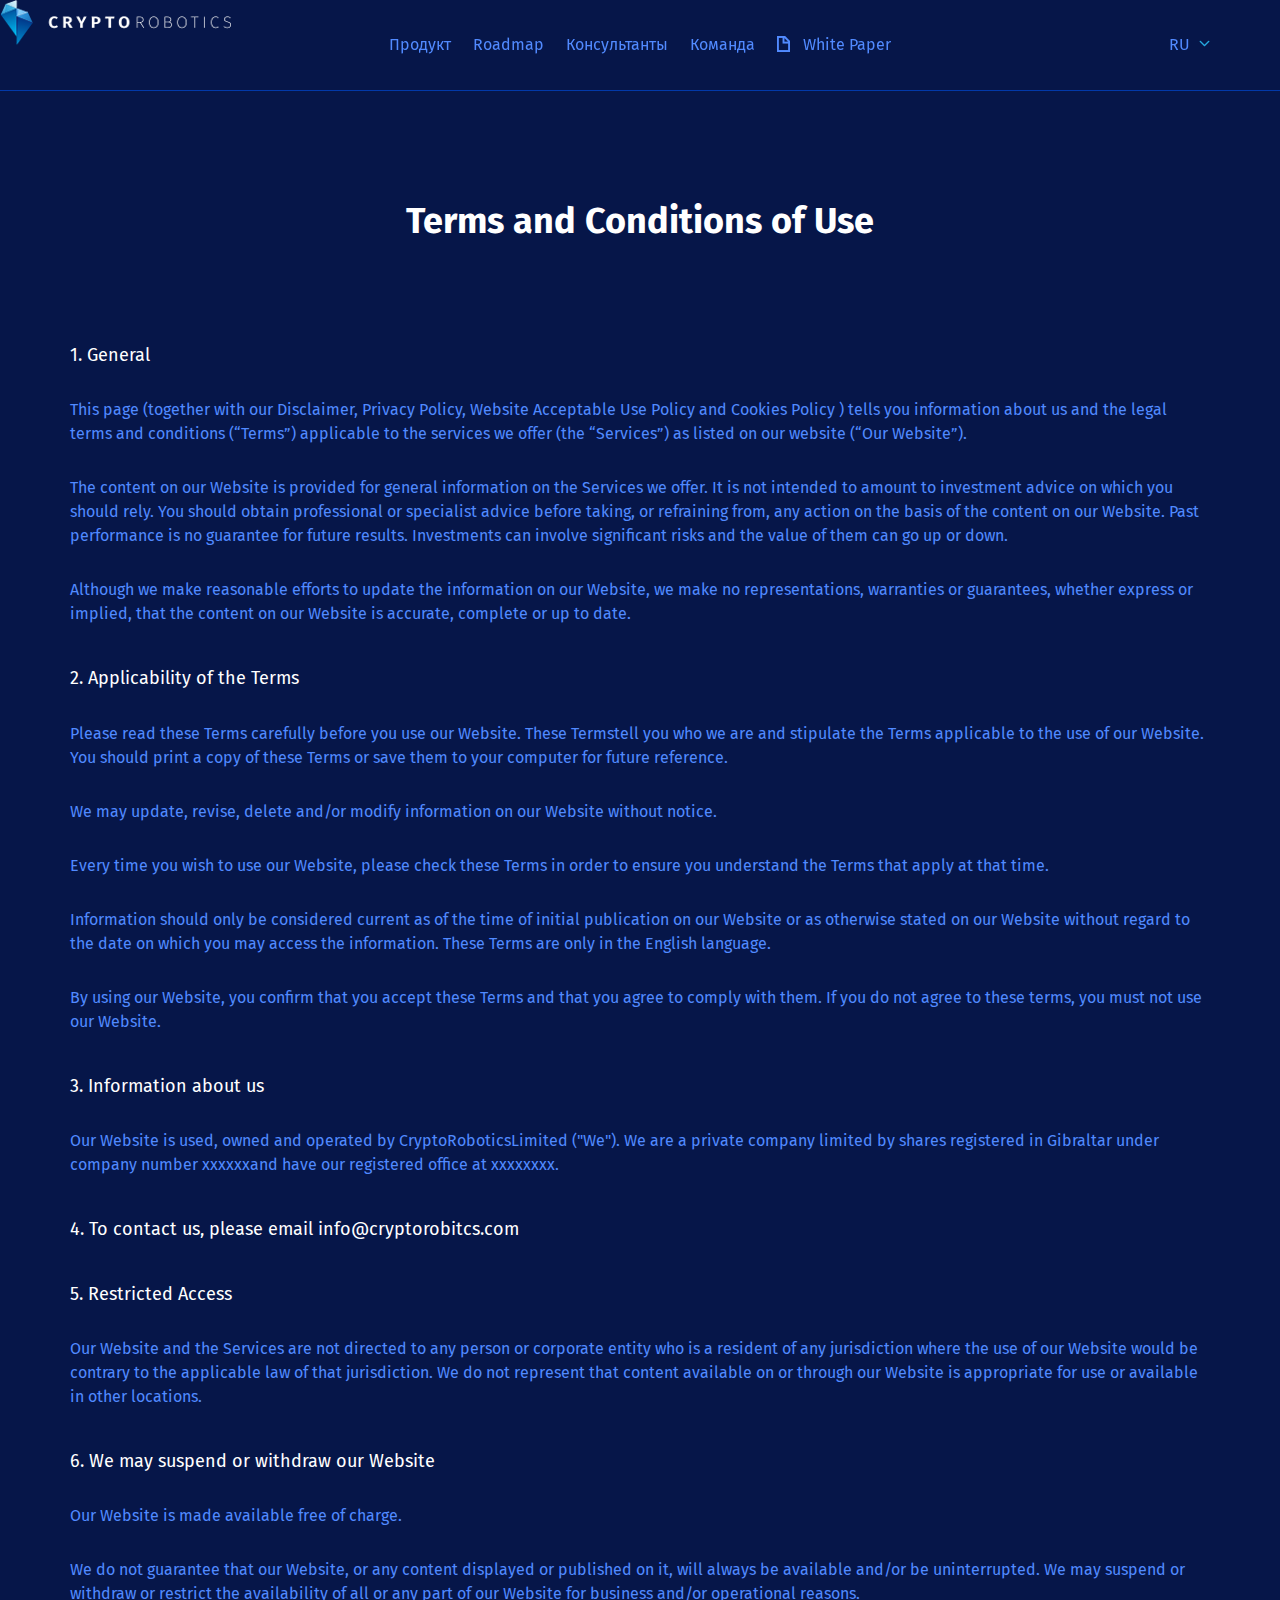
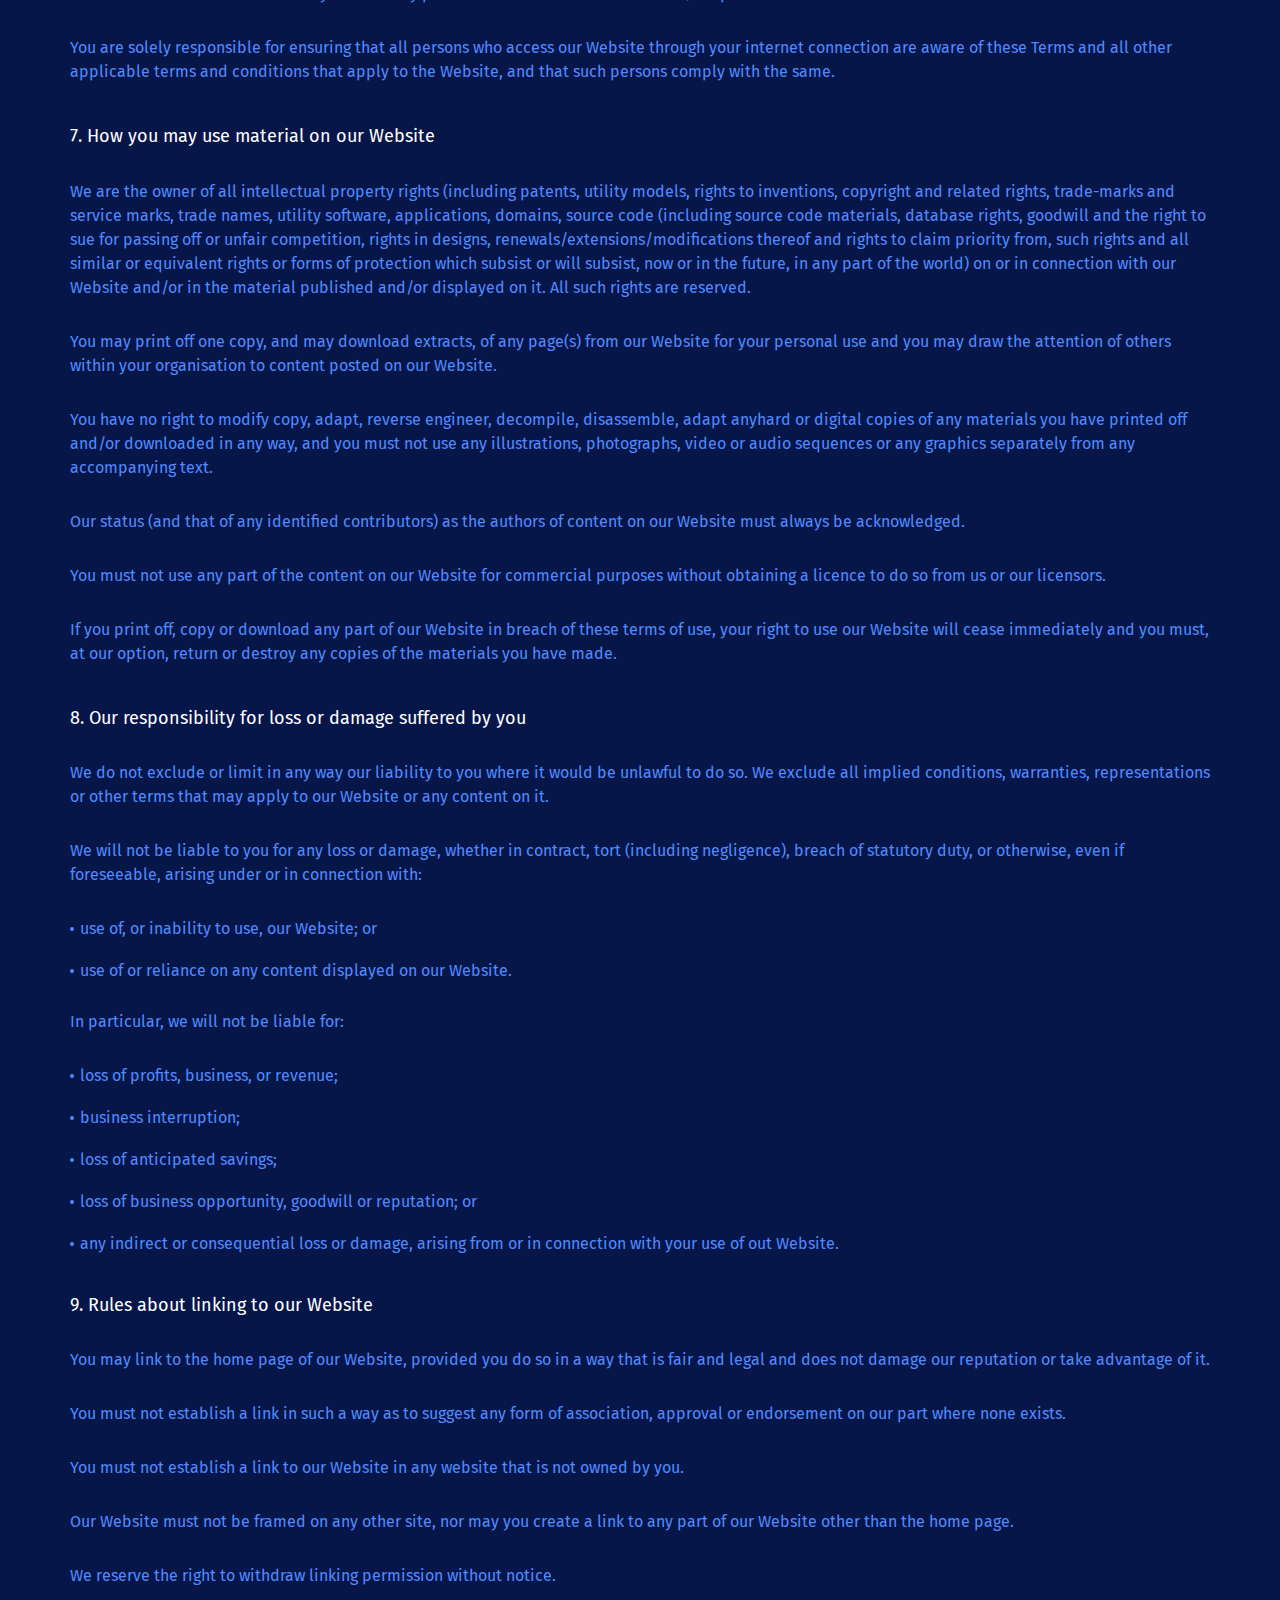
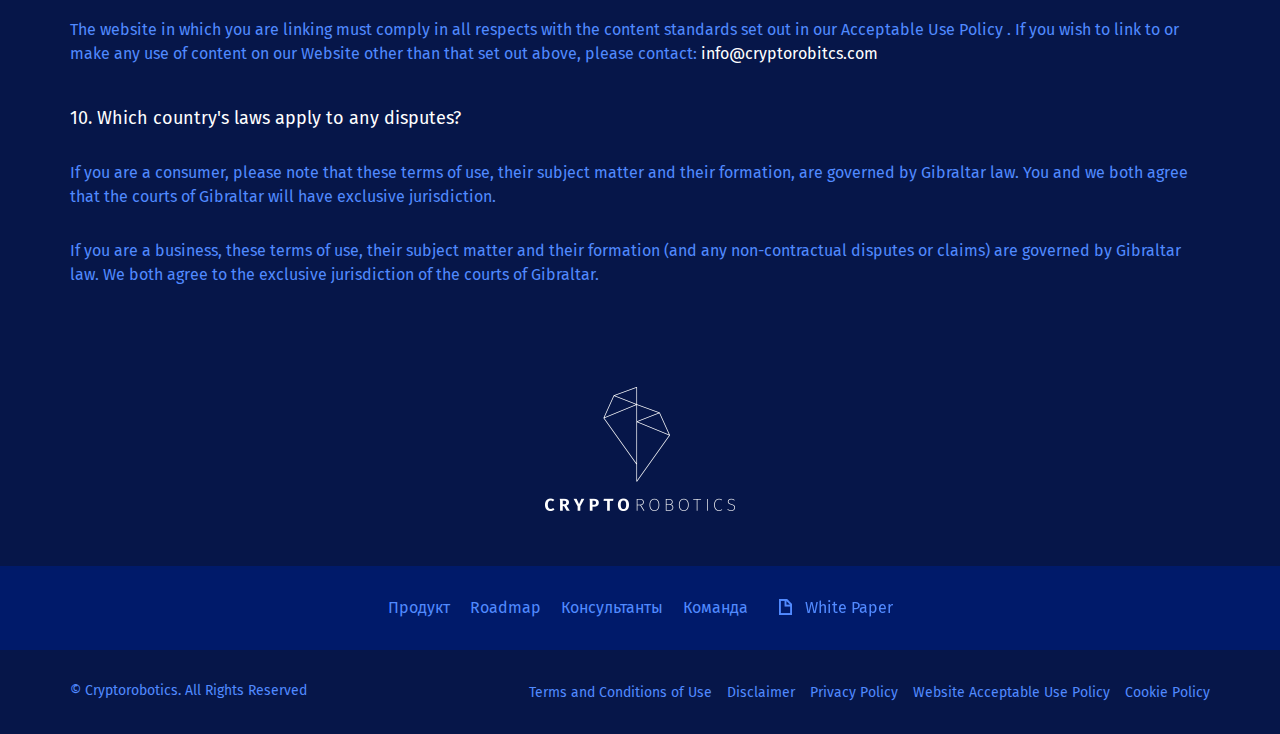
<file: other-page.html>
<!DOCTYPE html>
<html lang="ru">
<head>
    <meta charset="UTF-8">
    <title>Cryptorobotics</title>
    <link rel="shortcut icon" href="favicon.ico" type="image/x-icon">
    <meta http-equiv="X-UA-Compatible" content="IE=edge">
    <meta name="viewport" content="width=device-width, initial-scale=1">
    <link href="css/bootstrap.min.css" rel="stylesheet">
    <link href="css/slick.css" rel="stylesheet">
    <link href="css/style-t.css?v=3.0" rel="stylesheet">
    <link href="css/style.css?v=3.0" rel="stylesheet">
    <link href="css/media-t.css?v=3.0" rel="stylesheet">  
    <link href="css/media.css?v=3.0" rel="stylesheet">
    <link href="css/style_tatia_new.css?v=3.0" rel="stylesheet">
</head>

<body> 

    <div class="all-content" data-leng="ru">
    <section class="sec-lvl-1">
        <div class="header-nav every-time-scrolled">
            <div class="container">
                <div class="row">
                    <div class="col-md-12">
                        <div class="flex-menu">
                            <div class="side left-side">

                            </div>
                            <div class="side mid-side">
                                <button type="button" class="navbar-toggle" data-toggle="collapse" data-target="#fixed-menu">
                                    <span class="sr-only">Toggle navigation</span>
                                    <span class="icon-bar"></span>
                                    <span class="icon-bar"></span>
                                    <span class="icon-bar"></span>
                                </button>
                                <div class="collapse navbar-collapse" id="fixed-menu">
                                    <ul class="menu-list">
                                        <li class="first-itm">
                                            <a class="for-js-code" href="#solution">Продукт</a>
                                        </li>
                                        <li class="first-itm">
                                            <a class="for-js-code" href="#road-map">Roadmap</a>
                                        </li>
                                        <li class="first-itm">
                                            <a class="for-js-code" href="#consultants">Консультанты</a>
                                        </li>
                                         
                                        <li class="first-itm">
                                            <a class="for-js-code" href="#team">Команда</a>
                                        </li>
                                         
                                        <li class="first-itm">
                                            <a target="_blank" class="img-white-paper-icon" href="img/WP_RUS.pdf">White Paper</a>
                                        </li>
                                       
                                       
                                        
                                        <!--
                                        <li class="first-itm">
                                            <a href="#news">Пресса</a>
                                        </li>
-->
                                        <!--
                                        <li class="first-itm">
                                            <a href="#faqs">FAQ</a>
                                        </li>-->
                                        

                                    </ul>
                                </div>
                            </div>
                            <div class="side right-side">
                                <div class="flex-lang">
                                    <div class="lang-wrapp" style="margin-right:0;">
                                        <div class="lang">Ru</div>
                                        <div class="lang-list">
                                            <a class="active">Ru</a>
                                            <a href="http://cryptorobotics.io">En</a>
                                            
                                        </div>
                                    </div>
                                    <!--
                                    <a class="login" href="#">личный кабинет</a>
                                    -->
                                </div>
                            </div>
                        </div>
                    </div>
                </div>
            </div>
        </div>
        
        <div class="header-nav">
            <div class="container">
                <div class="row">
                    <div class="col-md-12">
                        <div class="flex-menu">
                            <div class="side left-side">
                                <div class="rel-wr">
                                    <a href="#">
                                        <img src="img/logo-nav.png" class="img-responsive" alt="">
                                    </a>
                                </div>
                            </div>
                            <div class="side mid-side">
                                <button type="button" class="navbar-toggle" data-toggle="collapse" data-target="#menu">
                                    <span class="sr-only">Toggle navigation</span>
                                    <span class="icon-bar"></span>
                                    <span class="icon-bar"></span>
                                    <span class="icon-bar"></span>
                                </button>
                                <div class="collapse navbar-collapse" id="menu">
                                    <ul class="menu-list">
                                       <li class="first-itm">
                                            <a class="for-js-code" href="#solution">Продукт</a>
                                        </li>
                                        <li class="first-itm">
                                            <a class="for-js-code" href="#road-map">Roadmap</a>
                                        </li>
                                         <li class="first-itm">
                                            <a class="for-js-code" href="#consultants">Консультанты</a>
                                        </li>
                                        <li class="first-itm">
                                            <a class="for-js-code" href="#team">Команда</a>
                                        </li>
                                        
                                        
                                        <li class="first-itm">
                                            <a target="_blank" class="img-white-paper-icon" href="img/WP_RUS.pdf">White Paper</a>
                                        </li>
                                        
                                        <!--
                                        <li class="first-itm">
                                            <a href="#news">Пресса</a>
                                        </li>
-->
                                        <!--
                                        <li class="first-itm">
                                            <a href="#faqs">FAQ</a>
                                        </li>-->
                                        
                                    </ul>
                                </div>
                            </div>
                            <div class="side right-side">
                                <div class="flex-lang">
                                     <div class="lang-wrapp" style="margin-right:0;">
                                        <div class="lang">Ru</div>
                                        <div class="lang-list">
                                            <a class="active">Ru</a>
                                            <a href="http://cryptorobotics.io">En</a>
                                            
                                        </div>
                                    </div>
                                  <!--
                                    <a class="login" href="#">личный кабинет</a>
    -->
                                </div>
                            </div>
                        </div>
                    </div>
                </div>
            </div>
        </div>
    </section>
   
    <section class="all-terms-wrapp">
        <div class="container">
            <div class="row">
                <div class="col-md-12">
                    <h1>Terms and Conditions of Use</h1>
                    <h3>1. General</h3>
                    <p>This page (together with our Disclaimer, Privacy Policy, Website Acceptable Use Policy and Cookies Policy ) tells you information about us and the legal terms and conditions (“Terms”) applicable to the services we offer (the “Services”) as listed on our website (“Our Website”).</p>
                    <p>The content on our Website is provided for general information on the Services we offer. It is not intended to amount to investment advice on which you should rely. You should obtain professional or specialist advice before taking, or refraining from, any action on the basis of the content on our Website. Past performance is no guarantee for future results. Investments can involve significant risks and the value of them can go up or down.</p>
                    <p>Although we make reasonable efforts to update the information on our Website, we make no representations, warranties or guarantees, whether express or implied, that the content on our Website is accurate, complete or up to date.</p>
                    <h3>2. Applicability of the Terms</h3>
                    <p>Please read these Terms carefully before you use our Website. These Termstell you who we are and stipulate the Terms applicable to the use of our Website. You should print a copy of these Terms or save them to your computer for future reference.</p>
                    <p>We may update, revise, delete and/or modify information on our Website without notice.</p>
                    <p>Every time you wish to use our Website, please check these Terms in order to ensure you understand the Terms that apply at that time.</p>
                    <p>Information should only be considered current as of the time of initial publication on our Website or as otherwise stated on our Website without regard to the date on which you may access the information. These Terms are only in the English language.</p>
                    <p>By using our Website, you confirm that you accept these Terms and that you agree to comply with them. If you do not agree to these terms, you must not use our Website.</p>
                    <h3>3. Information about us</h3>
                    <p>Our Website is used, owned and operated by CryptoRoboticsLimited ("We"). We are a private company limited by shares registered in Gibraltar under company number xxxxxxand have our registered office at xxxxxxxx.</p>
                    <h3>4. To contact us, please email info@cryptorobitcs.com</h3>
                    <h3>5. Restricted Access</h3>
                    <p>Our Website and the Services are not directed to any person or corporate entity who is a resident of any jurisdiction where the use of our Website would be contrary to the applicable law of that jurisdiction. We do not represent that content available on or through our Website is appropriate for use or available in other locations.</p>
                    <h3>6. We may suspend or withdraw our Website</h3>
                    <p>Our Website is made available free of charge.</p>
                    <p>We do not guarantee that our Website, or any content displayed or published on it, will always be available and/or be uninterrupted. We may suspend or withdraw or restrict the availability of all or any part of our Website for business and/or operational reasons.</p>
                    <p>You are solely responsible for ensuring that all persons who access our Website through your internet connection are aware of these Terms and all other applicable terms and conditions that apply to the Website, and that such persons comply with the same.</p>
                    <h3>7. How you may use material on our Website</h3>
                    <p>We are the owner of all intellectual property rights (including patents, utility models, rights to inventions, copyright and related rights, trade-marks and service marks, trade names, utility software, applications, domains, source code (including source code materials, database rights, goodwill and the right to sue for passing off or unfair competition, rights in designs, renewals/extensions/modifications thereof and rights to claim priority from, such rights and all similar or equivalent rights or forms of protection which subsist or will subsist, now or in the future, in any part of the world) on or in connection with our Website and/or in the material published and/or displayed on it. All such rights are reserved.</p>
                    <p>You may print off one copy, and may download extracts, of any page(s) from our Website for your personal use and you may draw the attention of others within your organisation to content posted on our Website.</p>
                    <p>You have no right to modify copy, adapt, reverse engineer, decompile, disassemble, adapt anyhard or digital copies of any materials you have printed off and/or downloaded in any way, and you must not use any illustrations, photographs, video or audio sequences or any graphics separately from any accompanying text.</p>
                    <p>Our status (and that of any identified contributors) as the authors of content on our Website must always be acknowledged.</p>
                    <p>You must not use any part of the content on our Website for commercial purposes without obtaining a licence to do so from us or our licensors.</p>
                    <p>If you print off, copy or download any part of our Website in breach of these terms of use, your right to use our Website will cease immediately and you must, at our option, return or destroy any copies of the materials you have made.</p>
                    <h3>8. Our responsibility for loss or damage suffered by you</h3>
                    <p>We do not exclude or limit in any way our liability to you where it would be unlawful to do so. We exclude all implied conditions, warranties, representations or other terms that may apply to our Website or any content on it.</p>
                    <p>We will not be liable to you for any loss or damage, whether in contract, tort (including negligence), breach of statutory duty, or otherwise, even if foreseeable, arising under or in connection with:</p>
                    <ul>
                        <li>use of, or inability to use, our Website; or</li>
                        <li>use of or reliance on any content displayed on our Website.</li>
                    </ul>
                    <p>In particular, we will not be liable for:</p>
                    <ul>
                        <li>loss of profits, business, or revenue;</li>
                        <li>business interruption;</li>
                        <li>loss of anticipated savings;</li>
                        <li>loss of business opportunity, goodwill or reputation; or</li>
                        <li>any indirect or consequential loss or damage, arising from or in connection with your use of out Website.</li>
                    </ul>
                    <h3>9. Rules about linking to our Website</h3>
                    <p>You may link to the home page of our Website, provided you do so in a way that is fair and legal and does not damage our reputation or take advantage of it.</p>
                    <p>You must not establish a link in such a way as to suggest any form of association, approval or endorsement on our part where none exists.</p>
                    <p>You must not establish a link to our Website in any website that is not owned by you.</p>
                    <p>Our Website must not be framed on any other site, nor may you create a link to any part of our Website other than the home page.</p>
                    <p>We reserve the right to withdraw linking permission without notice.</p>
                    <p>The website in which you are linking must comply in all respects with the content standards set out in our Acceptable Use Policy . If you wish to link to or make any use of content on our Website other than that set out above, please contact: <strong>info@cryptorobitcs.com</strong></p>
                    <h3>10. Which country's laws apply to any disputes?</h3>
                    <p>If you are a consumer, please note that these terms of use, their subject matter and their formation, are governed by Gibraltar law. You and we both agree that the courts of Gibraltar will have exclusive jurisdiction.</p>
                    <p>If you are a business, these terms of use, their subject matter and their formation (and any non-contractual disputes or claims) are governed by Gibraltar law. We both agree to the exclusive jurisdiction of the courts of Gibraltar.</p>
                </div>
            </div>
        </div>    
    </section>

    
    
   
   
    <footer>
        <div class="container">
            <div class="row">
                <div class="col-md-12">
                    <div class="logo"><img src="img/footer_logo.png" alt=""></div>
                </div>
            </div>
        </div>
        <ul class="menu">
            <li class="first-itm">
                <a  href="#solution">Продукт</a>
            </li>
            <li class="first-itm">
                <a  href="#road-map">Roadmap</a>
            </li>
            <li class="first-itm">
                <a href="#consultants">Консультанты</a>
            </li>
            <li class="first-itm">
                <a  href="#team">Команда</a>
            </li>
            <li class="first-itm">
                <a target="_blank" class="img-white-paper-icon" href="img/WP_RUS.pdf">White Paper</a>
            </li>
        </ul>
        <div class="for-z-index-up">
        <div class="container">
            <div class="row sm-flex-box">
                <div class="col-lg-4 col-md-4 col-sm-12">
                    <p class="copy">&copy; Cryptorobotics. All Rights Reserved</p>
                </div>
                <div class="col-lg-8 col-md-8 col-sm-12">
                    <ul class="footer_submenu">
                        <li><a href="#">Terms and Conditions of Use</a></li>
                        <li><a href="#">Disclaimer</a></li>
                        <li><a href="#">Privacy Policy</a></li>
                        <li><a href="#">Website Acceptable Use Policy</a></li>
                        <li><a href="#">Cookie Policy</a></li>
                    </ul>
                </div>
            </div>
        </div>
        </div>
    </footer>
    
    </div>
    
    
    
    
    
    
    
    
    
    
    
    
    
    
    
    
    
    <script src="js/jquery.js"></script>
    <script src="js/Chart.bundle.js"></script>
    <script src="js/Chart.min.js"></script>

    <script src="js/bootstrap.min.js"></script>
    <script src="js/slick.min.js"></script>

    <script src="js/scripts-other-pages.js"></script>
</body>

</html>
</file>
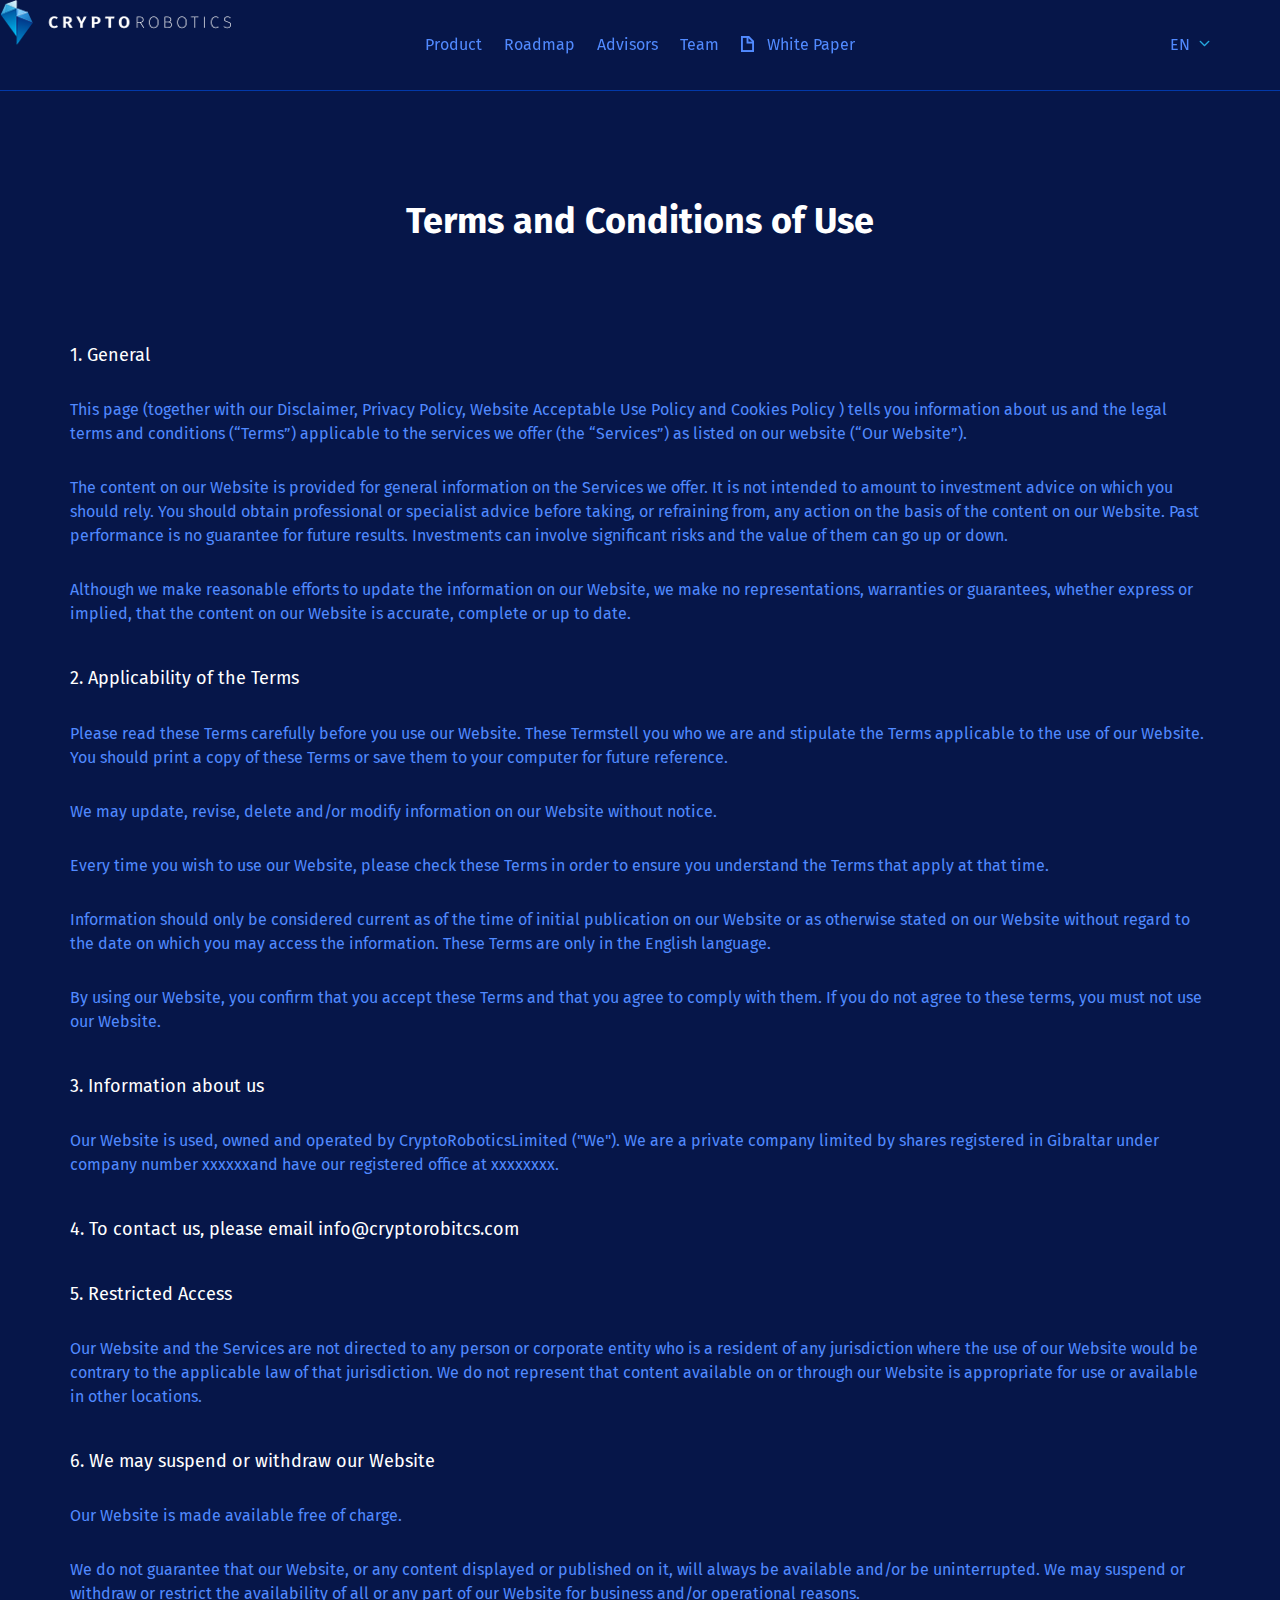
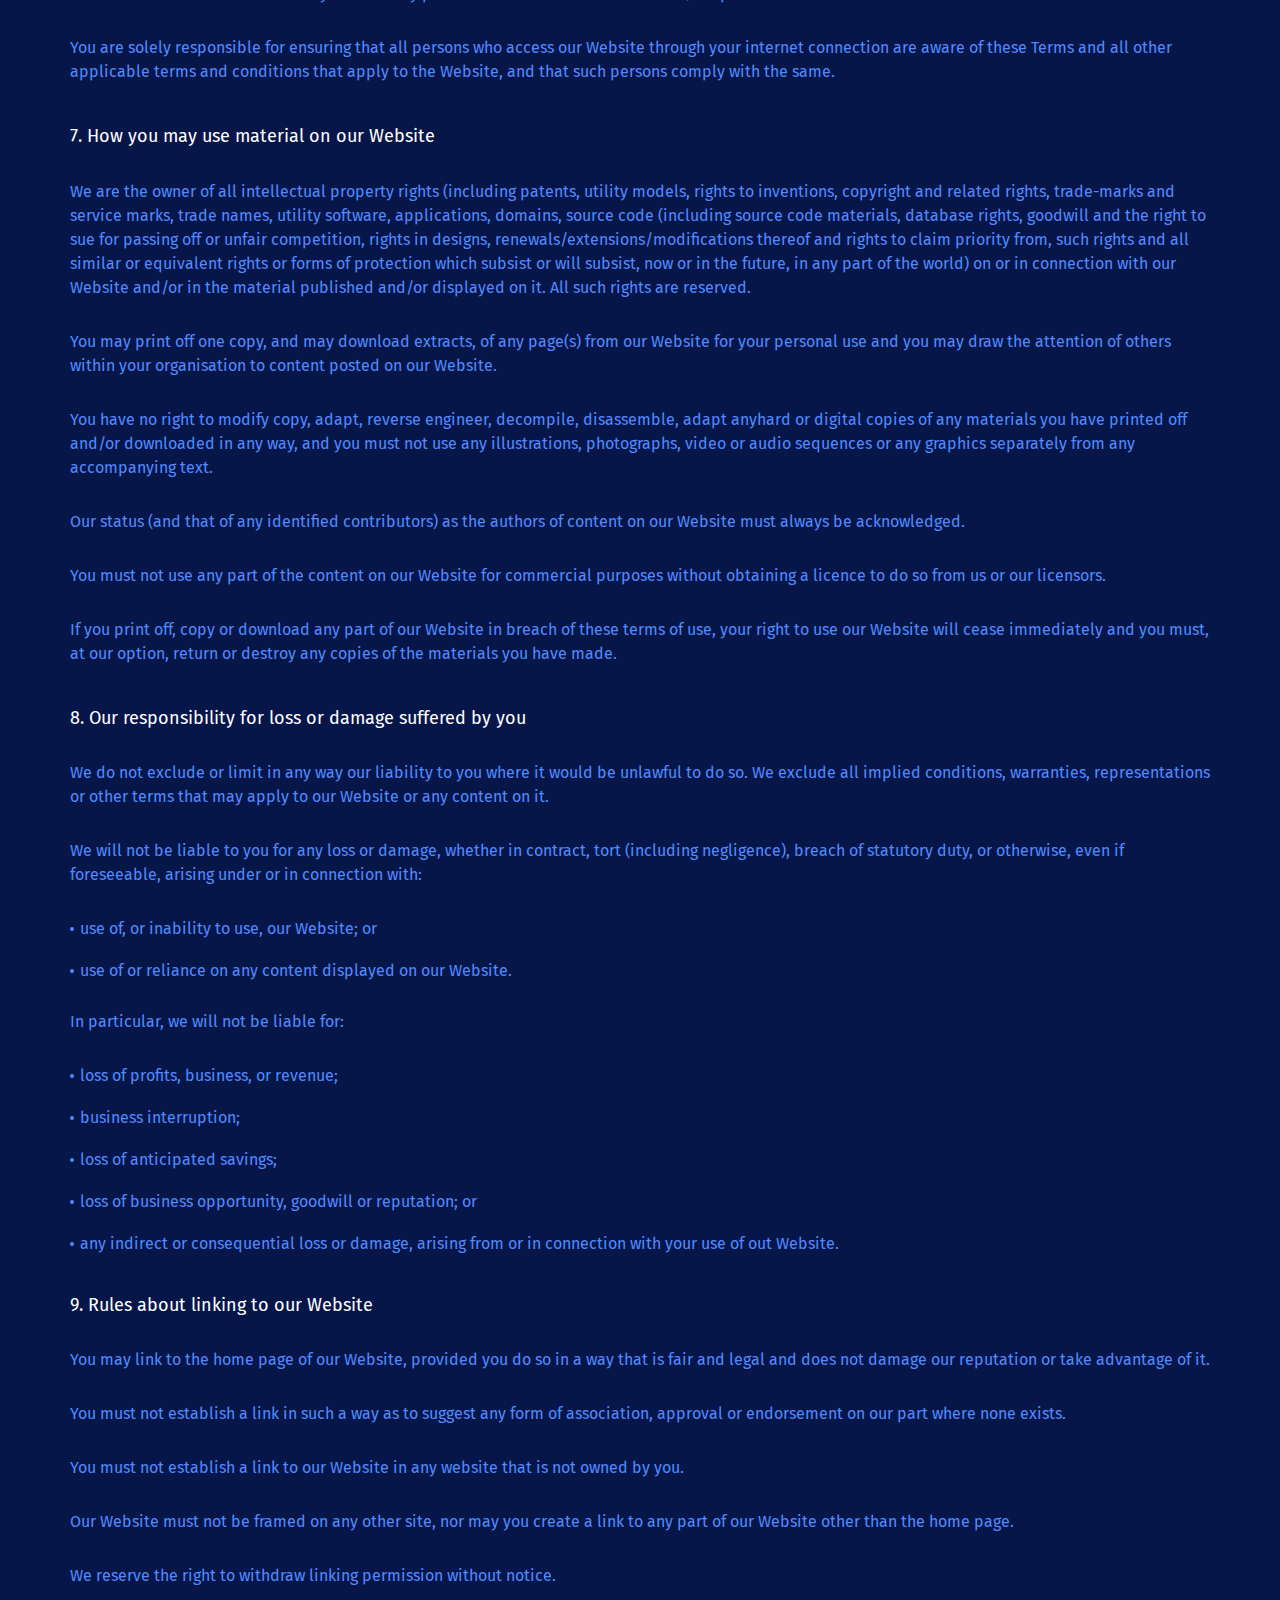
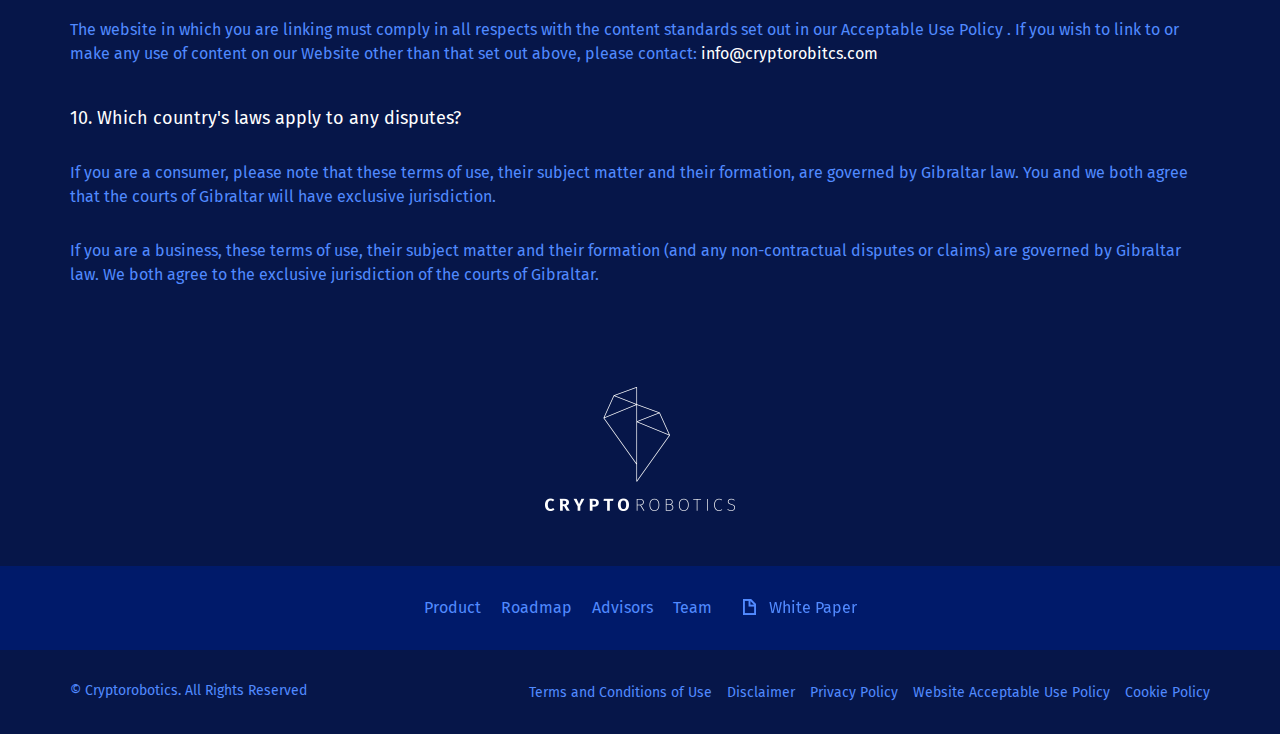
<file: page-1-en.html>
<!DOCTYPE html>
<html lang="ru">
<head>
    <meta charset="UTF-8">
    <title>Cryptorobotics</title>
    <link rel="shortcut icon" href="favicon.ico" type="image/x-icon">
    <meta http-equiv="X-UA-Compatible" content="IE=edge">
    <meta name="viewport" content="width=device-width, initial-scale=1">
    <link href="css/bootstrap.min.css" rel="stylesheet">
    <link href="css/slick.css" rel="stylesheet">
    <link href="css/style-t.css?v=4.0" rel="stylesheet">
    <link href="css/style.css?v=4.0" rel="stylesheet">
    <link href="css/media-t.css?v=4.0" rel="stylesheet">  
    <link href="css/media.css?v=4.0" rel="stylesheet">
    <link href="css/style_tatia_new.css?v=4.0" rel="stylesheet">
</head>

<body> 

    <div class="all-content" data-leng="en">
    <section class="sec-lvl-1">
        <div class="header-nav every-time-scrolled">
            <div class="container">
                <div class="row">
                    <div class="col-md-12">
                        <div class="flex-menu">
                            <div class="side left-side">

                            </div>
                            <div class="side mid-side">
                                <button type="button" class="navbar-toggle" data-toggle="collapse" data-target="#fixed-menu">
                                    <span class="sr-only">Toggle navigation</span>
                                    <span class="icon-bar"></span>
                                    <span class="icon-bar"></span>
                                    <span class="icon-bar"></span>
                                </button>
                                <div class="collapse navbar-collapse" id="fixed-menu">
                                    <ul class="menu-list">
                                        <li class="first-itm">
                                            <a class="for-js-code" href="https://cryptorobotics.io/#solution">Product</a>
                                        </li>
                                        <li class="first-itm">
                                            <a class="for-js-code" href="https://cryptorobotics.io/#road-map">Roadmap</a>
                                        </li>
                                        
                                         <li class="first-itm">
                                            <a class="for-js-code" href="https://cryptorobotics.io/#consultants">Advisors</a>
                                        </li>
                                         <li class="first-itm">
                                            <a class="for-js-code" href="https://cryptorobotics.io/#team">Team</a>
                                        </li>
                                        <li class="first-itm">
                                            <a target="_blank" class="img-white-paper-icon" href="img/WP_ENG.pdf">White Paper</a>
                                        </li>
                                       
                                       
                                        
                                        <!--
                                        <li class="first-itm">
                                            <a href="#news">Пресса</a>
                                        </li>
-->
                                        <!--
                                        <li class="first-itm">
                                            <a href="#faqs">FAQ</a>
                                        </li>-->
                                        

                                    </ul>
                                </div>
                            </div>
                            <div class="side right-side">
                                <div class="flex-lang">
                                    <div class="lang-wrapp" style="margin-right:0;">
                                        <div class="lang">En</div>
                                        <div class="lang-list">
                                            <a href="http://ru.cryptorobotics.io">Ru</a>
                                            <a class="active">En</a>
                                        </div>
                                    </div>
                                    <!--
                                    <a class="login" href="#">личный кабинет</a>
                                    -->
                                </div>
                            </div>
                        </div>
                    </div>
                </div>
            </div>
        </div>
        
        <div class="header-nav">
            <div class="container">
                <div class="row">
                    <div class="col-md-12">
                        <div class="flex-menu">
                            <div class="side left-side">
                                <div class="rel-wr">
                                    <a href="https://cryptorobotics.io/">
                                        <img src="img/logo-nav.png" class="img-responsive" alt="">
                                    </a>
                                </div>
                            </div>
                            <div class="side mid-side">
                                <button type="button" class="navbar-toggle" data-toggle="collapse" data-target="#menu">
                                    <span class="sr-only">Toggle navigation</span>
                                    <span class="icon-bar"></span>
                                    <span class="icon-bar"></span>
                                    <span class="icon-bar"></span>
                                </button>
                                <div class="collapse navbar-collapse" id="menu">
                                    <ul class="menu-list">
                                       <li class="first-itm">
                                            <a class="for-js-code" href="https://cryptorobotics.io/#solution">Product</a>
                                        </li>
                                        <li class="first-itm">
                                            <a class="for-js-code" href="https://cryptorobotics.io/#road-map">Roadmap</a>
                                        </li>
                                       
                                         <li class="first-itm">
                                            <a class="for-js-code" href="https://cryptorobotics.io/#consultants">Advisors</a>
                                        </li>
                                         <li class="first-itm">
                                            <a class="for-js-code" href="https://cryptorobotics.io/#team">Team</a>
                                        </li>
                                        <li class="first-itm">
                                            <a target="_blank" class="img-white-paper-icon" href="img/WP_ENG.pdf">White Paper</a>
                                        </li>
                                        
                                        <!--
                                        <li class="first-itm">
                                            <a href="#news">Пресса</a>
                                        </li>
-->
                                        <!--
                                        <li class="first-itm">
                                            <a href="#faqs">FAQ</a>
                                        </li>-->
                                        
                                    </ul>
                                </div>
                            </div>
                            <div class="side right-side">
                                <div class="flex-lang">
                                     <div class="lang-wrapp" style="margin-right:0;">
                                        <div class="lang">En</div>
                                        <div class="lang-list">
                                            <a href="http://ru.cryptorobotics.io">Ru</a>
                                            <a class="active">En</a>
                                        </div>
                                    </div>
                                  <!--
                                    <a class="login" href="#">личный кабинет</a>
    -->
                                </div>
                            </div>
                        </div>
                    </div>
                </div>
            </div>
        </div>
        
    </section>
     
    
    <section class="all-terms-wrapp">
        <div class="container">
            <div class="row">
                <div class="col-md-12">
                    <h1>Terms and Conditions of Use</h1>
                    <h3>1. General</h3>
                    <p>This page (together with our Disclaimer, Privacy Policy, Website Acceptable Use Policy and Cookies Policy ) tells you information about us and the legal terms and conditions (“Terms”) applicable to the services we offer (the “Services”) as listed on our website (“Our Website”).</p>
                    <p>The content on our Website is provided for general information on the Services we offer. It is not intended to amount to investment advice on which you should rely. You should obtain professional or specialist advice before taking, or refraining from, any action on the basis of the content on our Website. Past performance is no guarantee for future results. Investments can involve significant risks and the value of them can go up or down.</p>
                    <p>Although we make reasonable efforts to update the information on our Website, we make no representations, warranties or guarantees, whether express or implied, that the content on our Website is accurate, complete or up to date.</p>
                    <h3>2. Applicability of the Terms</h3>
                    <p>Please read these Terms carefully before you use our Website. These Termstell you who we are and stipulate the Terms applicable to the use of our Website. You should print a copy of these Terms or save them to your computer for future reference.</p>
                    <p>We may update, revise, delete and/or modify information on our Website without notice.</p>
                    <p>Every time you wish to use our Website, please check these Terms in order to ensure you understand the Terms that apply at that time.</p>
                    <p>Information should only be considered current as of the time of initial publication on our Website or as otherwise stated on our Website without regard to the date on which you may access the information. These Terms are only in the English language.</p>
                    <p>By using our Website, you confirm that you accept these Terms and that you agree to comply with them. If you do not agree to these terms, you must not use our Website.</p>
                    <h3>3. Information about us</h3>
                    <p>Our Website is used, owned and operated by CryptoRoboticsLimited ("We"). We are a private company limited by shares registered in Gibraltar under company number xxxxxxand have our registered office at xxxxxxxx.</p>
                    <h3>4. To contact us, please email info@cryptorobitcs.com</h3>
                    <h3>5. Restricted Access</h3>
                    <p>Our Website and the Services are not directed to any person or corporate entity who is a resident of any jurisdiction where the use of our Website would be contrary to the applicable law of that jurisdiction. We do not represent that content available on or through our Website is appropriate for use or available in other locations.</p>
                    <h3>6. We may suspend or withdraw our Website</h3>
                    <p>Our Website is made available free of charge.</p>
                    <p>We do not guarantee that our Website, or any content displayed or published on it, will always be available and/or be uninterrupted. We may suspend or withdraw or restrict the availability of all or any part of our Website for business and/or operational reasons.</p>
                    <p>You are solely responsible for ensuring that all persons who access our Website through your internet connection are aware of these Terms and all other applicable terms and conditions that apply to the Website, and that such persons comply with the same.</p>
                    <h3>7. How you may use material on our Website</h3>
                    <p>We are the owner of all intellectual property rights (including patents, utility models, rights to inventions, copyright and related rights, trade-marks and service marks, trade names, utility software, applications, domains, source code (including source code materials, database rights, goodwill and the right to sue for passing off or unfair competition, rights in designs, renewals/extensions/modifications thereof and rights to claim priority from, such rights and all similar or equivalent rights or forms of protection which subsist or will subsist, now or in the future, in any part of the world) on or in connection with our Website and/or in the material published and/or displayed on it. All such rights are reserved.</p>
                    <p>You may print off one copy, and may download extracts, of any page(s) from our Website for your personal use and you may draw the attention of others within your organisation to content posted on our Website.</p>
                    <p>You have no right to modify copy, adapt, reverse engineer, decompile, disassemble, adapt anyhard or digital copies of any materials you have printed off and/or downloaded in any way, and you must not use any illustrations, photographs, video or audio sequences or any graphics separately from any accompanying text.</p>
                    <p>Our status (and that of any identified contributors) as the authors of content on our Website must always be acknowledged.</p>
                    <p>You must not use any part of the content on our Website for commercial purposes without obtaining a licence to do so from us or our licensors.</p>
                    <p>If you print off, copy or download any part of our Website in breach of these terms of use, your right to use our Website will cease immediately and you must, at our option, return or destroy any copies of the materials you have made.</p>
                    <h3>8. Our responsibility for loss or damage suffered by you</h3>
                    <p>We do not exclude or limit in any way our liability to you where it would be unlawful to do so. We exclude all implied conditions, warranties, representations or other terms that may apply to our Website or any content on it.</p>
                    <p>We will not be liable to you for any loss or damage, whether in contract, tort (including negligence), breach of statutory duty, or otherwise, even if foreseeable, arising under or in connection with:</p>
                    <ul>
                        <li>use of, or inability to use, our Website; or</li>
                        <li>use of or reliance on any content displayed on our Website.</li>
                    </ul>
                    <p>In particular, we will not be liable for:</p>
                    <ul>
                        <li>loss of profits, business, or revenue;</li>
                        <li>business interruption;</li>
                        <li>loss of anticipated savings;</li>
                        <li>loss of business opportunity, goodwill or reputation; or</li>
                        <li>any indirect or consequential loss or damage, arising from or in connection with your use of out Website.</li>
                    </ul>
                    <h3>9. Rules about linking to our Website</h3>
                    <p>You may link to the home page of our Website, provided you do so in a way that is fair and legal and does not damage our reputation or take advantage of it.</p>
                    <p>You must not establish a link in such a way as to suggest any form of association, approval or endorsement on our part where none exists.</p>
                    <p>You must not establish a link to our Website in any website that is not owned by you.</p>
                    <p>Our Website must not be framed on any other site, nor may you create a link to any part of our Website other than the home page.</p>
                    <p>We reserve the right to withdraw linking permission without notice.</p>
                    <p>The website in which you are linking must comply in all respects with the content standards set out in our Acceptable Use Policy . If you wish to link to or make any use of content on our Website other than that set out above, please contact: <strong>info@cryptorobitcs.com</strong></p>
                    <h3>10. Which country's laws apply to any disputes?</h3>
                    <p>If you are a consumer, please note that these terms of use, their subject matter and their formation, are governed by Gibraltar law. You and we both agree that the courts of Gibraltar will have exclusive jurisdiction.</p>
                    <p>If you are a business, these terms of use, their subject matter and their formation (and any non-contractual disputes or claims) are governed by Gibraltar law. We both agree to the exclusive jurisdiction of the courts of Gibraltar.</p>
                </div>
            </div>
        </div>    
    </section>
    
    

    
    
    

    
    
    

    
    

    <footer>
        <div class="container">
            <div class="row">
                <div class="col-md-12">
                    <div class="logo"><img src="img/footer_logo.png" alt=""></div>
                </div>
            </div>
        </div>
        <ul class="menu">
            <li class="first-itm">
                <a  href="https://cryptorobotics.io/#solution">Product</a>
            </li>
            <li class="first-itm">
                <a  href="https://cryptorobotics.io/#road-map">Roadmap</a>
            </li>
            <li class="first-itm">
                <a href="https://cryptorobotics.io/#consultants">Advisors</a>
            </li>
            <li class="first-itm">
                <a  href="https://cryptorobotics.io/#team">Team</a>
            </li>
           
            
            <li class="first-itm">
                <a target="_blank" class="img-white-paper-icon" href="img/WP_ENG.pdf">White Paper</a>
            </li>
        </ul>
        <div class="container">
            <div class="row sm-flex-box">
                <div class="col-lg-4 col-md-4 col-sm-12">
                    <p class="copy">&copy; Cryptorobotics. All Rights Reserved</p>
                </div>
                <div class="col-lg-8 col-md-8 col-sm-12">
                    <ul class="footer_submenu">
                        <li><a href="https://cryptorobotics.io/page-1-en.html">Terms and Conditions of Use</a></li>
                        <li><a href="https://cryptorobotics.io/page-2-en.html">Disclaimer</a></li>
                        <li><a href="https://cryptorobotics.io/page-3-en.html">Privacy Policy</a></li>
                        <li><a href="https://cryptorobotics.io/page-4-en.html">Website Acceptable Use Policy</a></li>
                        <li><a href="https://cryptorobotics.io/page-5-en.html">Cookie Policy</a></li>
                    </ul>
                </div>
            </div>
        </div>
    </footer>
    </div>

    
    
    
    
    
    
    <script src="js/jquery.js"></script>
    <script src="js/Chart.bundle.js"></script>
    <script src="js/Chart.min.js"></script>

    <script src="js/bootstrap.min.js"></script>
    <script src="js/slick.min.js"></script>
    
    <script src="js/scripts-other-pages.js"></script>
</body>

</html>
</file>
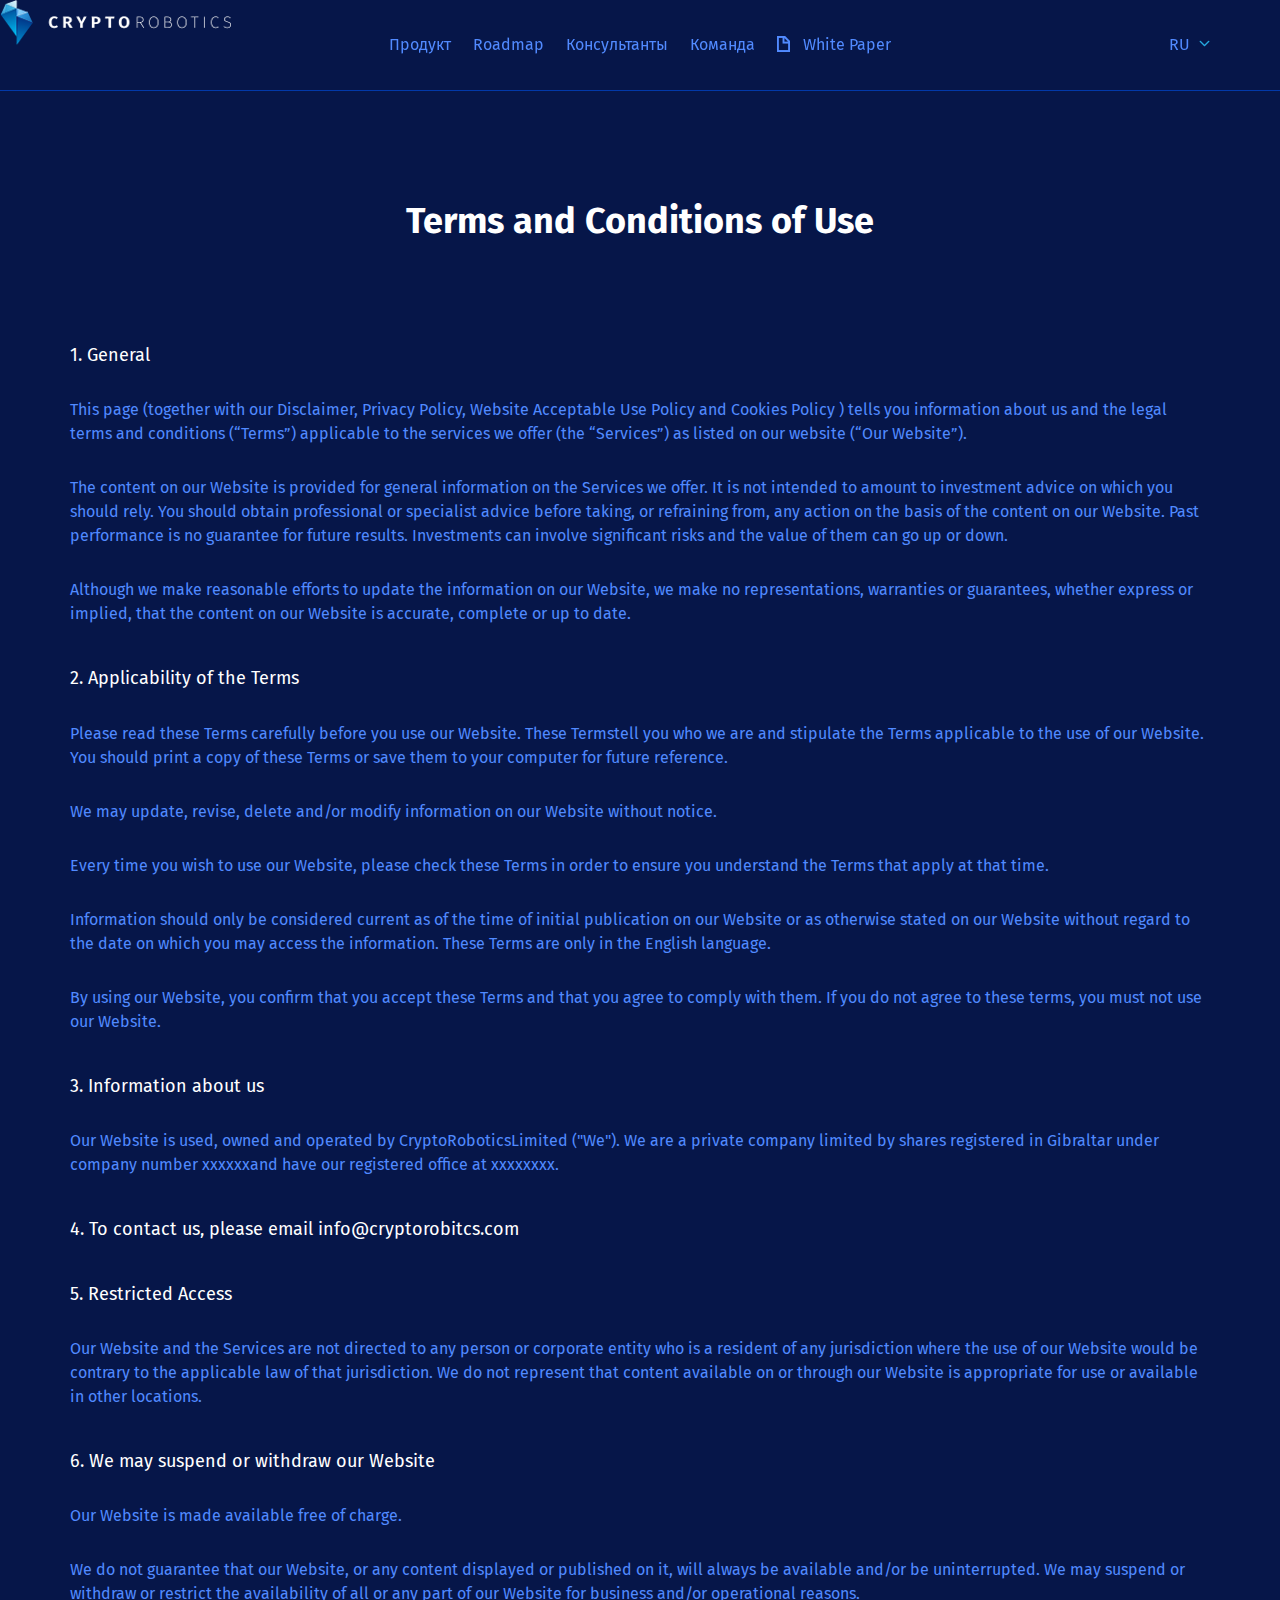
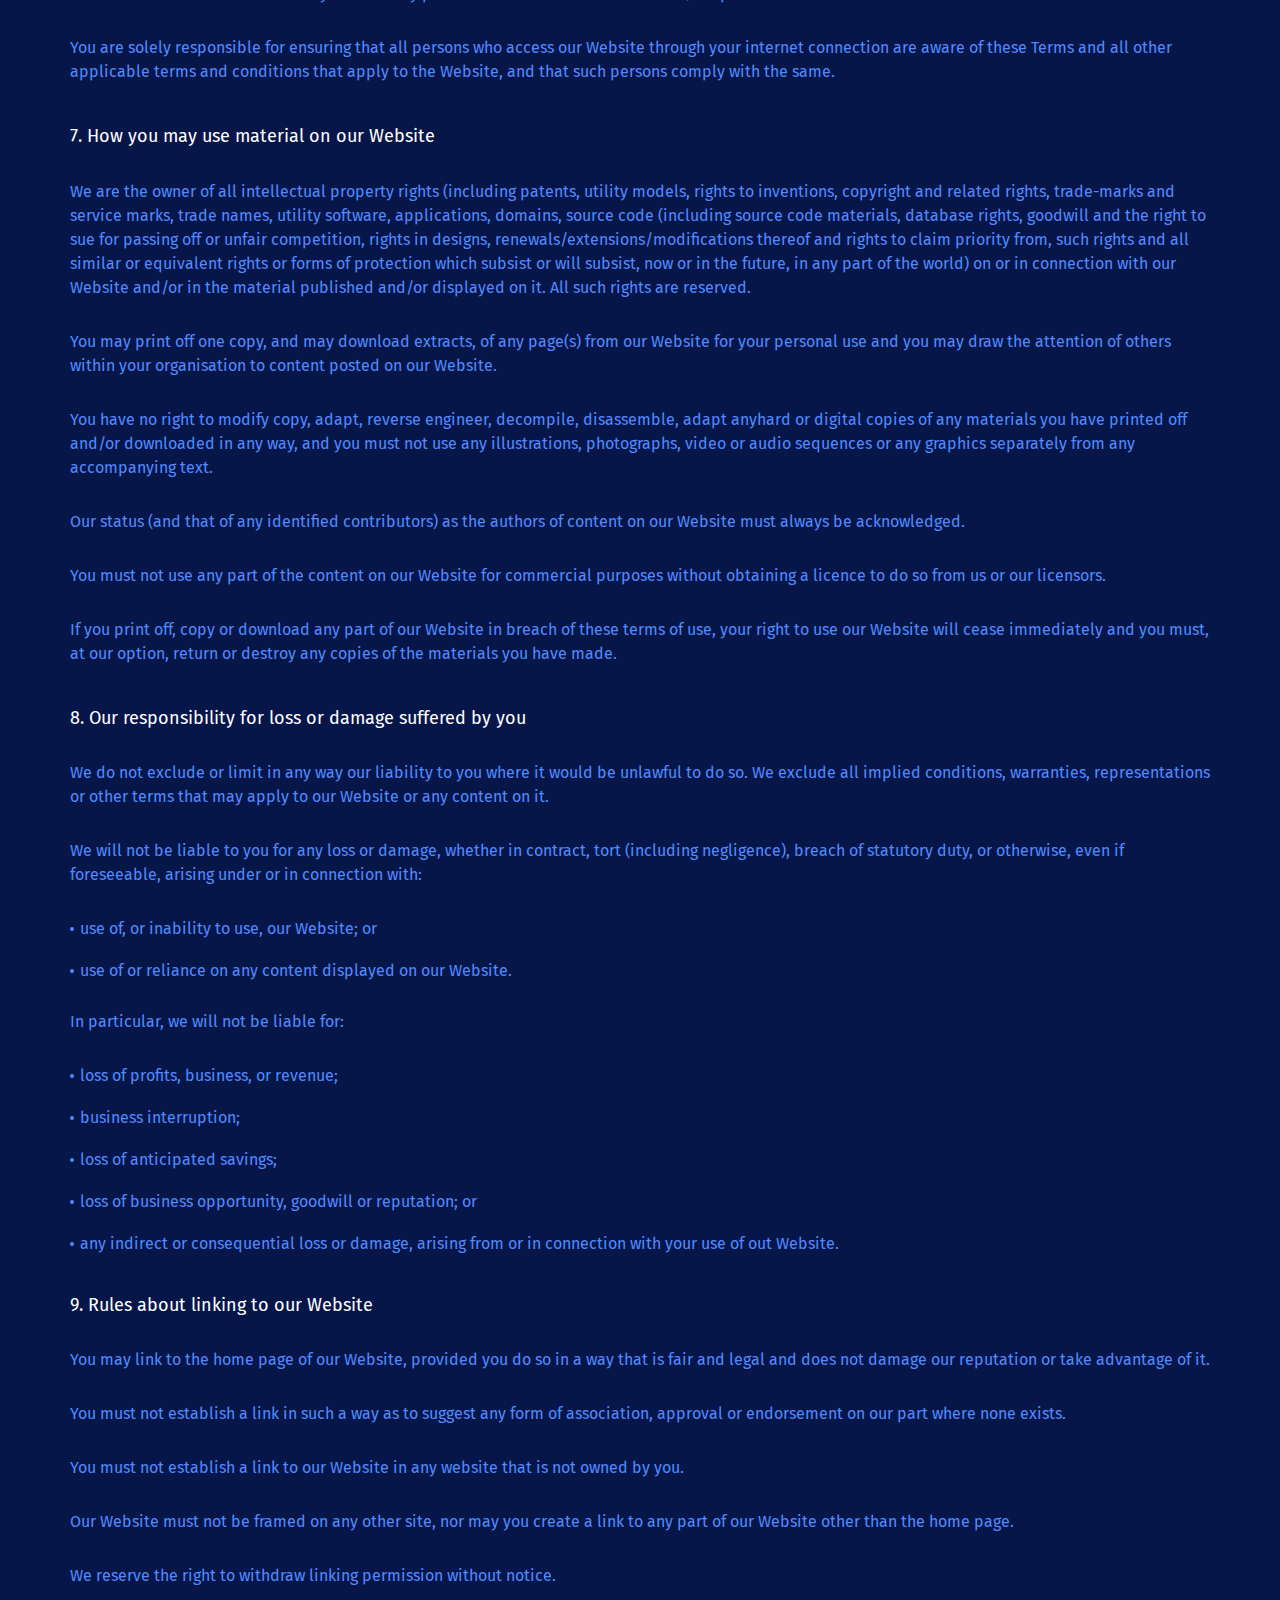
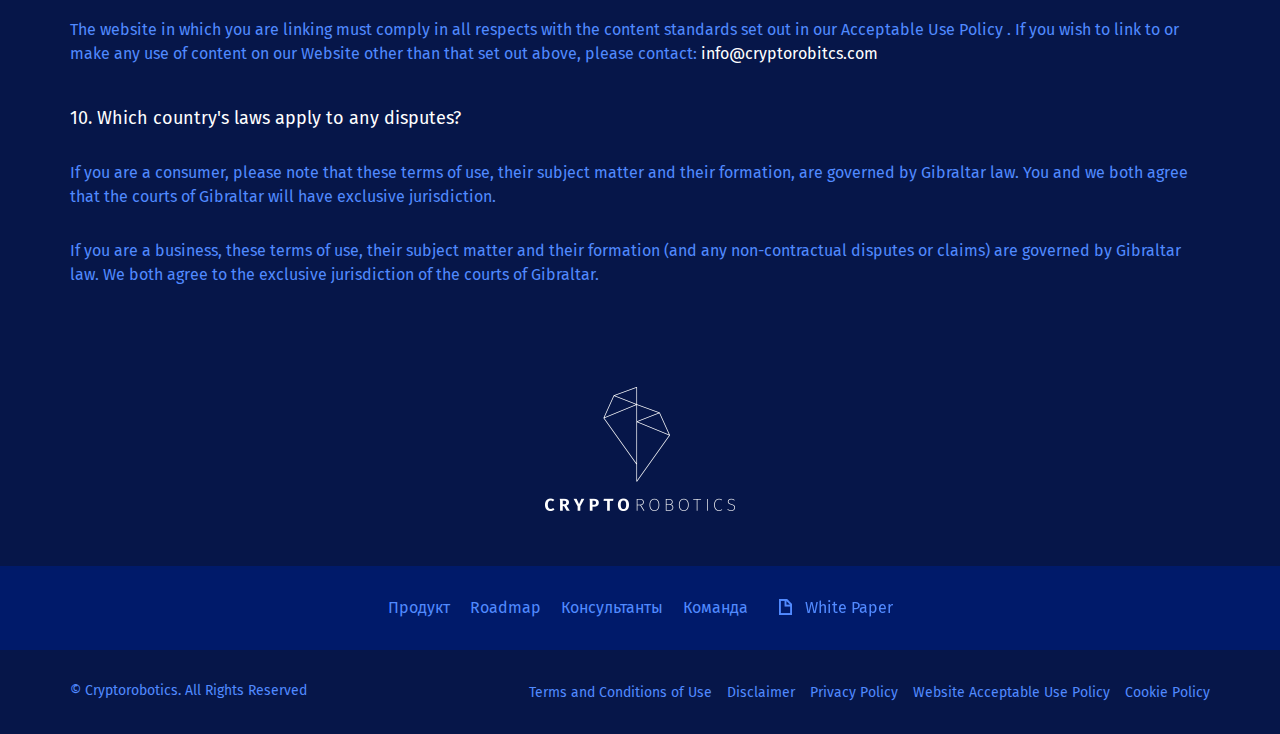
<file: page-1-ru.html>
<!DOCTYPE html>
<html lang="ru">
<head>
    <meta charset="UTF-8">
    <title>Cryptorobotics</title>
    <link rel="shortcut icon" href="favicon.ico" type="image/x-icon">
    <meta http-equiv="X-UA-Compatible" content="IE=edge">
    <meta name="viewport" content="width=device-width, initial-scale=1">
    <link href="css/bootstrap.min.css" rel="stylesheet">
    <link href="css/slick.css" rel="stylesheet">
    <link href="css/style-t.css?v=4.0" rel="stylesheet">
    <link href="css/style.css?v=4.0" rel="stylesheet">
    <link href="css/media-t.css?v=4.0" rel="stylesheet">  
    <link href="css/media.css?v=4.0" rel="stylesheet">
    <link href="css/style_tatia_new.css?v=4.0" rel="stylesheet">
</head>

<body> 

    <div class="all-content" data-leng="ru">
    <section class="sec-lvl-1">
        <div class="header-nav every-time-scrolled">
            <div class="container">
                <div class="row">
                    <div class="col-md-12">
                        <div class="flex-menu">
                            <div class="side left-side">

                            </div>
                            <div class="side mid-side">
                                <button type="button" class="navbar-toggle" data-toggle="collapse" data-target="#fixed-menu">
                                    <span class="sr-only">Toggle navigation</span>
                                    <span class="icon-bar"></span>
                                    <span class="icon-bar"></span>
                                    <span class="icon-bar"></span>
                                </button>
                                <div class="collapse navbar-collapse" id="fixed-menu">
                                    <ul class="menu-list">
                                        <li class="first-itm">
                                            <a class="for-js-code" href="http://ru.cryptorobotics.io/#solution">Продукт</a>
                                        </li>
                                        <li class="first-itm">
                                            <a class="for-js-code" href="http://ru.cryptorobotics.io/#road-map">Roadmap</a>
                                        </li>
                                        <li class="first-itm">
                                            <a class="for-js-code" href="http://ru.cryptorobotics.io/#consultants">Консультанты</a>
                                        </li>
                                         
                                        <li class="first-itm">
                                            <a class="for-js-code" href="http://ru.cryptorobotics.io/#team">Команда</a>
                                        </li>
                                         
                                        <li class="first-itm">
                                            <a target="_blank" class="img-white-paper-icon" href="img/WP_RUS.pdf">White Paper</a>
                                        </li>
                                       
                                       
                                        
                                        <!--
                                        <li class="first-itm">
                                            <a href="#news">Пресса</a>
                                        </li>
-->
                                        <!--
                                        <li class="first-itm">
                                            <a href="#faqs">FAQ</a>
                                        </li>-->
                                        

                                    </ul>
                                </div>
                            </div>
                            <div class="side right-side">
                                <div class="flex-lang">
                                    <div class="lang-wrapp" style="margin-right:0;">
                                        <div class="lang">Ru</div>
                                        <div class="lang-list">
                                            <a class="active">Ru</a>
                                            <a href="http://cryptorobotics.io">En</a>
                                            
                                        </div>
                                    </div>
                                    <!--
                                    <a class="login" href="#">личный кабинет</a>
                                    -->
                                </div>
                            </div>
                        </div>
                    </div>
                </div>
            </div>
        </div>
        
        <div class="header-nav">
            <div class="container">
                <div class="row">
                    <div class="col-md-12">
                        <div class="flex-menu">
                            <div class="side left-side">
                                <div class="rel-wr">
                                    <a href="http://ru.cryptorobotics.io/">
                                        <img src="img/logo-nav.png" class="img-responsive" alt="">
                                    </a>
                                </div>
                            </div>
                            <div class="side mid-side">
                                <button type="button" class="navbar-toggle" data-toggle="collapse" data-target="#menu">
                                    <span class="sr-only">Toggle navigation</span>
                                    <span class="icon-bar"></span>
                                    <span class="icon-bar"></span>
                                    <span class="icon-bar"></span>
                                </button>
                                <div class="collapse navbar-collapse" id="menu">
                                    <ul class="menu-list">
                                       <li class="first-itm">
                                            <a class="for-js-code" href="http://ru.cryptorobotics.io/#solution">Продукт</a>
                                        </li>
                                        <li class="first-itm">
                                            <a class="for-js-code" href="http://ru.cryptorobotics.io/#road-map">Roadmap</a>
                                        </li>
                                         <li class="first-itm">
                                            <a class="for-js-code" href="http://ru.cryptorobotics.io/#consultants">Консультанты</a>
                                        </li>
                                        <li class="first-itm">
                                            <a class="for-js-code" href="http://ru.cryptorobotics.io/#team">Команда</a>
                                        </li>
                                        
                                        
                                        <li class="first-itm">
                                            <a target="_blank" class="img-white-paper-icon" href="img/WP_RUS.pdf">White Paper</a>
                                        </li>
                                        
                                        <!--
                                        <li class="first-itm">
                                            <a href="#news">Пресса</a>
                                        </li>
-->
                                        <!--
                                        <li class="first-itm">
                                            <a href="#faqs">FAQ</a>
                                        </li>-->
                                        
                                    </ul>
                                </div>
                            </div>
                            <div class="side right-side">
                                <div class="flex-lang">
                                     <div class="lang-wrapp" style="margin-right:0;">
                                        <div class="lang">Ru</div>
                                        <div class="lang-list">
                                            <a class="active">Ru</a>
                                            <a href="http://cryptorobotics.io">En</a>
                                            
                                        </div>
                                    </div>
                                  <!--
                                    <a class="login" href="#">личный кабинет</a>
    -->
                                </div>
                            </div>
                        </div>
                    </div>
                </div>
            </div>
        </div>
    </section>
   
    <section class="all-terms-wrapp">
        <div class="container">
            <div class="row">
                <div class="col-md-12">
                    <h1>Terms and Conditions of Use</h1>
                    <h3>1. General</h3>
                    <p>This page (together with our Disclaimer, Privacy Policy, Website Acceptable Use Policy and Cookies Policy ) tells you information about us and the legal terms and conditions (“Terms”) applicable to the services we offer (the “Services”) as listed on our website (“Our Website”).</p>
                    <p>The content on our Website is provided for general information on the Services we offer. It is not intended to amount to investment advice on which you should rely. You should obtain professional or specialist advice before taking, or refraining from, any action on the basis of the content on our Website. Past performance is no guarantee for future results. Investments can involve significant risks and the value of them can go up or down.</p>
                    <p>Although we make reasonable efforts to update the information on our Website, we make no representations, warranties or guarantees, whether express or implied, that the content on our Website is accurate, complete or up to date.</p>
                    <h3>2. Applicability of the Terms</h3>
                    <p>Please read these Terms carefully before you use our Website. These Termstell you who we are and stipulate the Terms applicable to the use of our Website. You should print a copy of these Terms or save them to your computer for future reference.</p>
                    <p>We may update, revise, delete and/or modify information on our Website without notice.</p>
                    <p>Every time you wish to use our Website, please check these Terms in order to ensure you understand the Terms that apply at that time.</p>
                    <p>Information should only be considered current as of the time of initial publication on our Website or as otherwise stated on our Website without regard to the date on which you may access the information. These Terms are only in the English language.</p>
                    <p>By using our Website, you confirm that you accept these Terms and that you agree to comply with them. If you do not agree to these terms, you must not use our Website.</p>
                    <h3>3. Information about us</h3>
                    <p>Our Website is used, owned and operated by CryptoRoboticsLimited ("We"). We are a private company limited by shares registered in Gibraltar under company number xxxxxxand have our registered office at xxxxxxxx.</p>
                    <h3>4. To contact us, please email info@cryptorobitcs.com</h3>
                    <h3>5. Restricted Access</h3>
                    <p>Our Website and the Services are not directed to any person or corporate entity who is a resident of any jurisdiction where the use of our Website would be contrary to the applicable law of that jurisdiction. We do not represent that content available on or through our Website is appropriate for use or available in other locations.</p>
                    <h3>6. We may suspend or withdraw our Website</h3>
                    <p>Our Website is made available free of charge.</p>
                    <p>We do not guarantee that our Website, or any content displayed or published on it, will always be available and/or be uninterrupted. We may suspend or withdraw or restrict the availability of all or any part of our Website for business and/or operational reasons.</p>
                    <p>You are solely responsible for ensuring that all persons who access our Website through your internet connection are aware of these Terms and all other applicable terms and conditions that apply to the Website, and that such persons comply with the same.</p>
                    <h3>7. How you may use material on our Website</h3>
                    <p>We are the owner of all intellectual property rights (including patents, utility models, rights to inventions, copyright and related rights, trade-marks and service marks, trade names, utility software, applications, domains, source code (including source code materials, database rights, goodwill and the right to sue for passing off or unfair competition, rights in designs, renewals/extensions/modifications thereof and rights to claim priority from, such rights and all similar or equivalent rights or forms of protection which subsist or will subsist, now or in the future, in any part of the world) on or in connection with our Website and/or in the material published and/or displayed on it. All such rights are reserved.</p>
                    <p>You may print off one copy, and may download extracts, of any page(s) from our Website for your personal use and you may draw the attention of others within your organisation to content posted on our Website.</p>
                    <p>You have no right to modify copy, adapt, reverse engineer, decompile, disassemble, adapt anyhard or digital copies of any materials you have printed off and/or downloaded in any way, and you must not use any illustrations, photographs, video or audio sequences or any graphics separately from any accompanying text.</p>
                    <p>Our status (and that of any identified contributors) as the authors of content on our Website must always be acknowledged.</p>
                    <p>You must not use any part of the content on our Website for commercial purposes without obtaining a licence to do so from us or our licensors.</p>
                    <p>If you print off, copy or download any part of our Website in breach of these terms of use, your right to use our Website will cease immediately and you must, at our option, return or destroy any copies of the materials you have made.</p>
                    <h3>8. Our responsibility for loss or damage suffered by you</h3>
                    <p>We do not exclude or limit in any way our liability to you where it would be unlawful to do so. We exclude all implied conditions, warranties, representations or other terms that may apply to our Website or any content on it.</p>
                    <p>We will not be liable to you for any loss or damage, whether in contract, tort (including negligence), breach of statutory duty, or otherwise, even if foreseeable, arising under or in connection with:</p>
                    <ul>
                        <li>use of, or inability to use, our Website; or</li>
                        <li>use of or reliance on any content displayed on our Website.</li>
                    </ul>
                    <p>In particular, we will not be liable for:</p>
                    <ul>
                        <li>loss of profits, business, or revenue;</li>
                        <li>business interruption;</li>
                        <li>loss of anticipated savings;</li>
                        <li>loss of business opportunity, goodwill or reputation; or</li>
                        <li>any indirect or consequential loss or damage, arising from or in connection with your use of out Website.</li>
                    </ul>
                    <h3>9. Rules about linking to our Website</h3>
                    <p>You may link to the home page of our Website, provided you do so in a way that is fair and legal and does not damage our reputation or take advantage of it.</p>
                    <p>You must not establish a link in such a way as to suggest any form of association, approval or endorsement on our part where none exists.</p>
                    <p>You must not establish a link to our Website in any website that is not owned by you.</p>
                    <p>Our Website must not be framed on any other site, nor may you create a link to any part of our Website other than the home page.</p>
                    <p>We reserve the right to withdraw linking permission without notice.</p>
                    <p>The website in which you are linking must comply in all respects with the content standards set out in our Acceptable Use Policy . If you wish to link to or make any use of content on our Website other than that set out above, please contact: <strong>info@cryptorobitcs.com</strong></p>
                    <h3>10. Which country's laws apply to any disputes?</h3>
                    <p>If you are a consumer, please note that these terms of use, their subject matter and their formation, are governed by Gibraltar law. You and we both agree that the courts of Gibraltar will have exclusive jurisdiction.</p>
                    <p>If you are a business, these terms of use, their subject matter and their formation (and any non-contractual disputes or claims) are governed by Gibraltar law. We both agree to the exclusive jurisdiction of the courts of Gibraltar.</p>
                </div>
            </div>
        </div>    
    </section>

    
    
   
   
    <footer>
        <div class="container">
            <div class="row">
                <div class="col-md-12">
                    <div class="logo"><img src="img/footer_logo.png" alt=""></div>
                </div>
            </div>
        </div>
        <ul class="menu">
            <li class="first-itm">
                <a  href="http://ru.cryptorobotics.io/#solution">Продукт</a>
            </li>
            <li class="first-itm">
                <a  href="http://ru.cryptorobotics.io/#road-map">Roadmap</a>
            </li>
            <li class="first-itm">
                <a href="http://ru.cryptorobotics.io/#consultants">Консультанты</a>
            </li>
            <li class="first-itm">
                <a  href="http://ru.cryptorobotics.io/#team">Команда</a>
            </li>
            <li class="first-itm">
                <a target="_blank" class="img-white-paper-icon" href="img/WP_RUS.pdf">White Paper</a>
            </li>
        </ul>
        <div class="for-z-index-up">
        <div class="container">
            <div class="row sm-flex-box">
                <div class="col-lg-4 col-md-4 col-sm-12">
                    <p class="copy">&copy; Cryptorobotics. All Rights Reserved</p>
                </div>
                <div class="col-lg-8 col-md-8 col-sm-12">
                    <ul class="footer_submenu">
                        <li><a href="http://ru.cryptorobotics.io/page-1-ru.html">Terms and Conditions of Use</a></li>
                        <li><a href="http://ru.cryptorobotics.io/page-2-ru.html">Disclaimer</a></li>
                        <li><a href="http://ru.cryptorobotics.io/page-3-ru.html">Privacy Policy</a></li>
                        <li><a href="http://ru.cryptorobotics.io/page-4-ru.html">Website Acceptable Use Policy</a></li>
                        <li><a href="http://ru.cryptorobotics.io/page-5-ru.html">Cookie Policy</a></li>
                    </ul>
                </div>
            </div>
        </div>
        </div>
    </footer>
    
    </div>
    
    
    
    
    
    
    
    
    
    
    
    
    
    
    
    
    
    <script src="js/jquery.js"></script>
    <script src="js/Chart.bundle.js"></script>
    <script src="js/Chart.min.js"></script>

    <script src="js/bootstrap.min.js"></script>
    <script src="js/slick.min.js"></script>

    <script src="js/scripts-other-pages.js"></script>
</body>

</html>
</file>
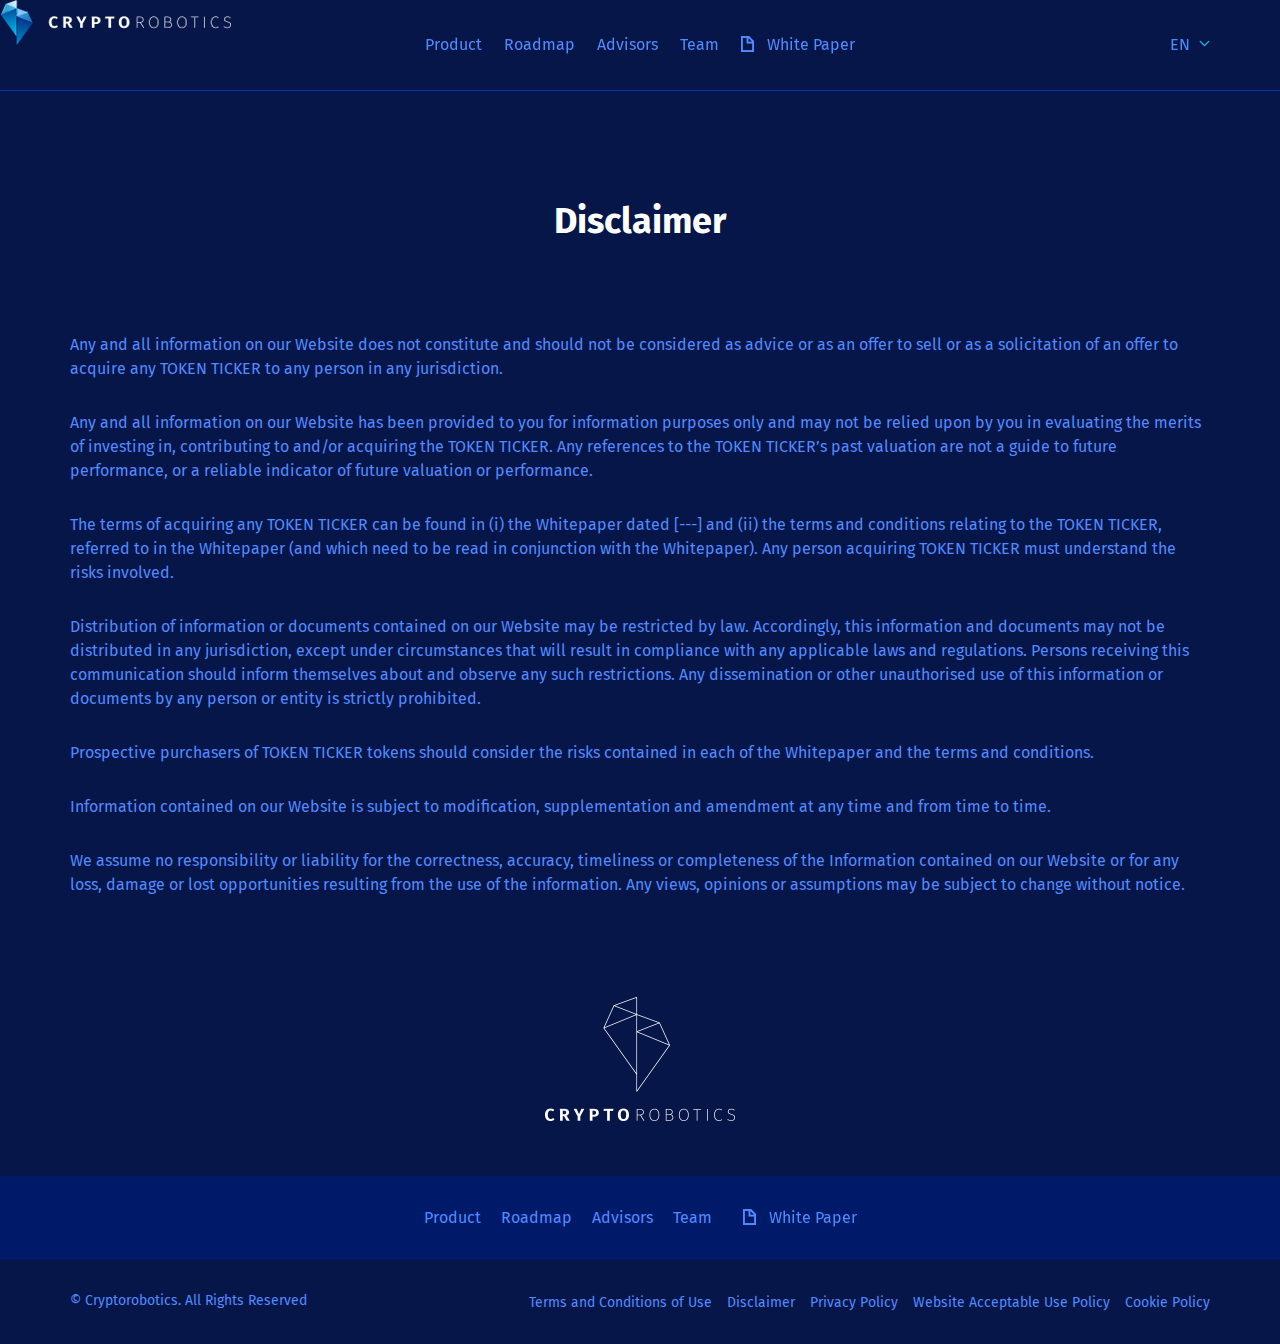
<file: page-2-en.html>
<!DOCTYPE html>
<html lang="ru">
<head>
    <meta charset="UTF-8">
    <title>Cryptorobotics</title>
    <link rel="shortcut icon" href="favicon.ico" type="image/x-icon">
    <meta http-equiv="X-UA-Compatible" content="IE=edge">
    <meta name="viewport" content="width=device-width, initial-scale=1">
    <link href="css/bootstrap.min.css" rel="stylesheet">
    <link href="css/slick.css" rel="stylesheet">
    <link href="css/style-t.css?v=4.0" rel="stylesheet">
    <link href="css/style.css?v=4.0" rel="stylesheet">
    <link href="css/media-t.css?v=4.0" rel="stylesheet">  
    <link href="css/media.css?v=4.0" rel="stylesheet">
    <link href="css/style_tatia_new.css?v=4.0" rel="stylesheet">
</head>

<body> 

    <div class="all-content" data-leng="en">
    <section class="sec-lvl-1">
        <div class="header-nav every-time-scrolled">
            <div class="container">
                <div class="row">
                    <div class="col-md-12">
                        <div class="flex-menu">
                            <div class="side left-side">

                            </div>
                            <div class="side mid-side">
                                <button type="button" class="navbar-toggle" data-toggle="collapse" data-target="#fixed-menu">
                                    <span class="sr-only">Toggle navigation</span>
                                    <span class="icon-bar"></span>
                                    <span class="icon-bar"></span>
                                    <span class="icon-bar"></span>
                                </button>
                                <div class="collapse navbar-collapse" id="fixed-menu">
                                    <ul class="menu-list">
                                        <li class="first-itm">
                                            <a class="for-js-code" href="https://cryptorobotics.io/#solution">Product</a>
                                        </li>
                                        <li class="first-itm">
                                            <a class="for-js-code" href="https://cryptorobotics.io/#road-map">Roadmap</a>
                                        </li>
                                        
                                         <li class="first-itm">
                                            <a class="for-js-code" href="https://cryptorobotics.io/#consultants">Advisors</a>
                                        </li>
                                         <li class="first-itm">
                                            <a class="for-js-code" href="https://cryptorobotics.io/#team">Team</a>
                                        </li>
                                        <li class="first-itm">
                                            <a target="_blank" class="img-white-paper-icon" href="img/WP_ENG.pdf">White Paper</a>
                                        </li>
                                       
                                       
                                        
                                        <!--
                                        <li class="first-itm">
                                            <a href="#news">Пресса</a>
                                        </li>
-->
                                        <!--
                                        <li class="first-itm">
                                            <a href="#faqs">FAQ</a>
                                        </li>-->
                                        

                                    </ul>
                                </div>
                            </div>
                            <div class="side right-side">
                                <div class="flex-lang">
                                    <div class="lang-wrapp" style="margin-right:0;">
                                        <div class="lang">En</div>
                                        <div class="lang-list">
                                            <a href="http://ru.cryptorobotics.io">Ru</a>
                                            <a class="active">En</a>
                                        </div>
                                    </div>
                                    <!--
                                    <a class="login" href="#">личный кабинет</a>
                                    -->
                                </div>
                            </div>
                        </div>
                    </div>
                </div>
            </div>
        </div>
        
        <div class="header-nav">
            <div class="container">
                <div class="row">
                    <div class="col-md-12">
                        <div class="flex-menu">
                            <div class="side left-side">
                                <div class="rel-wr">
                                    <a href="https://cryptorobotics.io/">
                                        <img src="img/logo-nav.png" class="img-responsive" alt="">
                                    </a>
                                </div>
                            </div>
                            <div class="side mid-side">
                                <button type="button" class="navbar-toggle" data-toggle="collapse" data-target="#menu">
                                    <span class="sr-only">Toggle navigation</span>
                                    <span class="icon-bar"></span>
                                    <span class="icon-bar"></span>
                                    <span class="icon-bar"></span>
                                </button>
                                <div class="collapse navbar-collapse" id="menu">
                                    <ul class="menu-list">
                                       <li class="first-itm">
                                            <a class="for-js-code" href="https://cryptorobotics.io/#solution">Product</a>
                                        </li>
                                        <li class="first-itm">
                                            <a class="for-js-code" href="https://cryptorobotics.io/#road-map">Roadmap</a>
                                        </li>
                                       
                                         <li class="first-itm">
                                            <a class="for-js-code" href="https://cryptorobotics.io/#consultants">Advisors</a>
                                        </li>
                                         <li class="first-itm">
                                            <a class="for-js-code" href="https://cryptorobotics.io/#team">Team</a>
                                        </li>
                                        <li class="first-itm">
                                            <a target="_blank" class="img-white-paper-icon" href="img/WP_ENG.pdf">White Paper</a>
                                        </li>
                                        
                                        <!--
                                        <li class="first-itm">
                                            <a href="#news">Пресса</a>
                                        </li>
-->
                                        <!--
                                        <li class="first-itm">
                                            <a href="#faqs">FAQ</a>
                                        </li>-->
                                        
                                    </ul>
                                </div>
                            </div>
                            <div class="side right-side">
                                <div class="flex-lang">
                                     <div class="lang-wrapp" style="margin-right:0;">
                                        <div class="lang">En</div>
                                        <div class="lang-list">
                                            <a href="http://ru.cryptorobotics.io">Ru</a>
                                            <a class="active">En</a>
                                        </div>
                                    </div>
                                  <!--
                                    <a class="login" href="#">личный кабинет</a>
    -->
                                </div>
                            </div>
                        </div>
                    </div>
                </div>
            </div>
        </div>
        
    </section>
     
    
    <section class="all-terms-wrapp">
        <div class="container">
            <div class="row">
                <div class="col-md-12">
                    <h1>Disclaimer</h1>
                    
                    <p>Any and all information on our Website does not constitute and should not be considered as advice or as an offer to sell or as a solicitation of an offer to acquire any TOKEN TICKER to any person in any jurisdiction.</p>
                    <p>Any and all information on our Website has been provided to you for information purposes only and may not be relied upon by you in evaluating the merits of investing in, contributing to and/or acquiring the TOKEN TICKER. Any references to the TOKEN TICKER’s past valuation are not a guide to future performance, or a reliable indicator of future valuation or performance.</p>
                    <p>The terms of acquiring any TOKEN TICKER can be found in (i) the Whitepaper dated [---] and (ii) the terms and conditions relating to the TOKEN TICKER, referred to in the Whitepaper (and which need to be read in conjunction with the Whitepaper). Any person acquiring TOKEN TICKER must understand the risks involved.</p>
                    <p>Distribution of information or documents contained on our Website may be restricted by law. Accordingly, this information and documents may not be distributed in any jurisdiction, except under circumstances that will result in compliance with any applicable laws and regulations. Persons receiving this communication should inform themselves about and observe any such restrictions. Any dissemination or other unauthorised use of this information or documents by any person or entity is strictly prohibited.</p>
                    <p>Prospective purchasers of TOKEN TICKER tokens should consider the risks contained in each of the Whitepaper and the terms and conditions.</p>
                    <p>Information contained on our Website is subject to modification, supplementation and amendment at any time and from time to time.</p>
                    <p>We assume no responsibility or liability for the correctness, accuracy, timeliness or completeness of the Information contained on our Website or for any loss, damage or lost opportunities resulting from the use of the information. Any views, opinions or assumptions may be subject to change without notice.</p>
                </div>
            </div>
        </div>    
    </section>


    
    
    

    
    
    

    
    

    <footer>
        <div class="container">
            <div class="row">
                <div class="col-md-12">
                    <div class="logo"><img src="img/footer_logo.png" alt=""></div>
                </div>
            </div>
        </div>
        <ul class="menu">
            <li class="first-itm">
                <a  href="https://cryptorobotics.io/#solution">Product</a>
            </li>
            <li class="first-itm">
                <a  href="https://cryptorobotics.io/#road-map">Roadmap</a>
            </li>
            <li class="first-itm">
                <a href="https://cryptorobotics.io/#consultants">Advisors</a>
            </li>
            <li class="first-itm">
                <a  href="https://cryptorobotics.io/#team">Team</a>
            </li>
           
            
            <li class="first-itm">
                <a target="_blank" class="img-white-paper-icon" href="img/WP_ENG.pdf">White Paper</a>
            </li>
        </ul>
        <div class="container">
            <div class="row sm-flex-box">
                <div class="col-lg-4 col-md-4 col-sm-12">
                    <p class="copy">&copy; Cryptorobotics. All Rights Reserved</p>
                </div>
                <div class="col-lg-8 col-md-8 col-sm-12">
                    <ul class="footer_submenu">
                        <li><a href="https://cryptorobotics.io/page-1-en.html">Terms and Conditions of Use</a></li>
                        <li><a href="https://cryptorobotics.io/page-2-en.html">Disclaimer</a></li>
                        <li><a href="https://cryptorobotics.io/page-3-en.html">Privacy Policy</a></li>
                        <li><a href="https://cryptorobotics.io/page-4-en.html">Website Acceptable Use Policy</a></li>
                        <li><a href="https://cryptorobotics.io/page-5-en.html">Cookie Policy</a></li>
                    </ul>
                </div>
            </div>
        </div>
    </footer>
    </div>

    
    
    
    
    
    
    <script src="js/jquery.js"></script>
    <script src="js/Chart.bundle.js"></script>
    <script src="js/Chart.min.js"></script>

    <script src="js/bootstrap.min.js"></script>
    <script src="js/slick.min.js"></script>
    
    <script src="js/scripts-other-pages.js"></script>
</body>

</html>
</file>
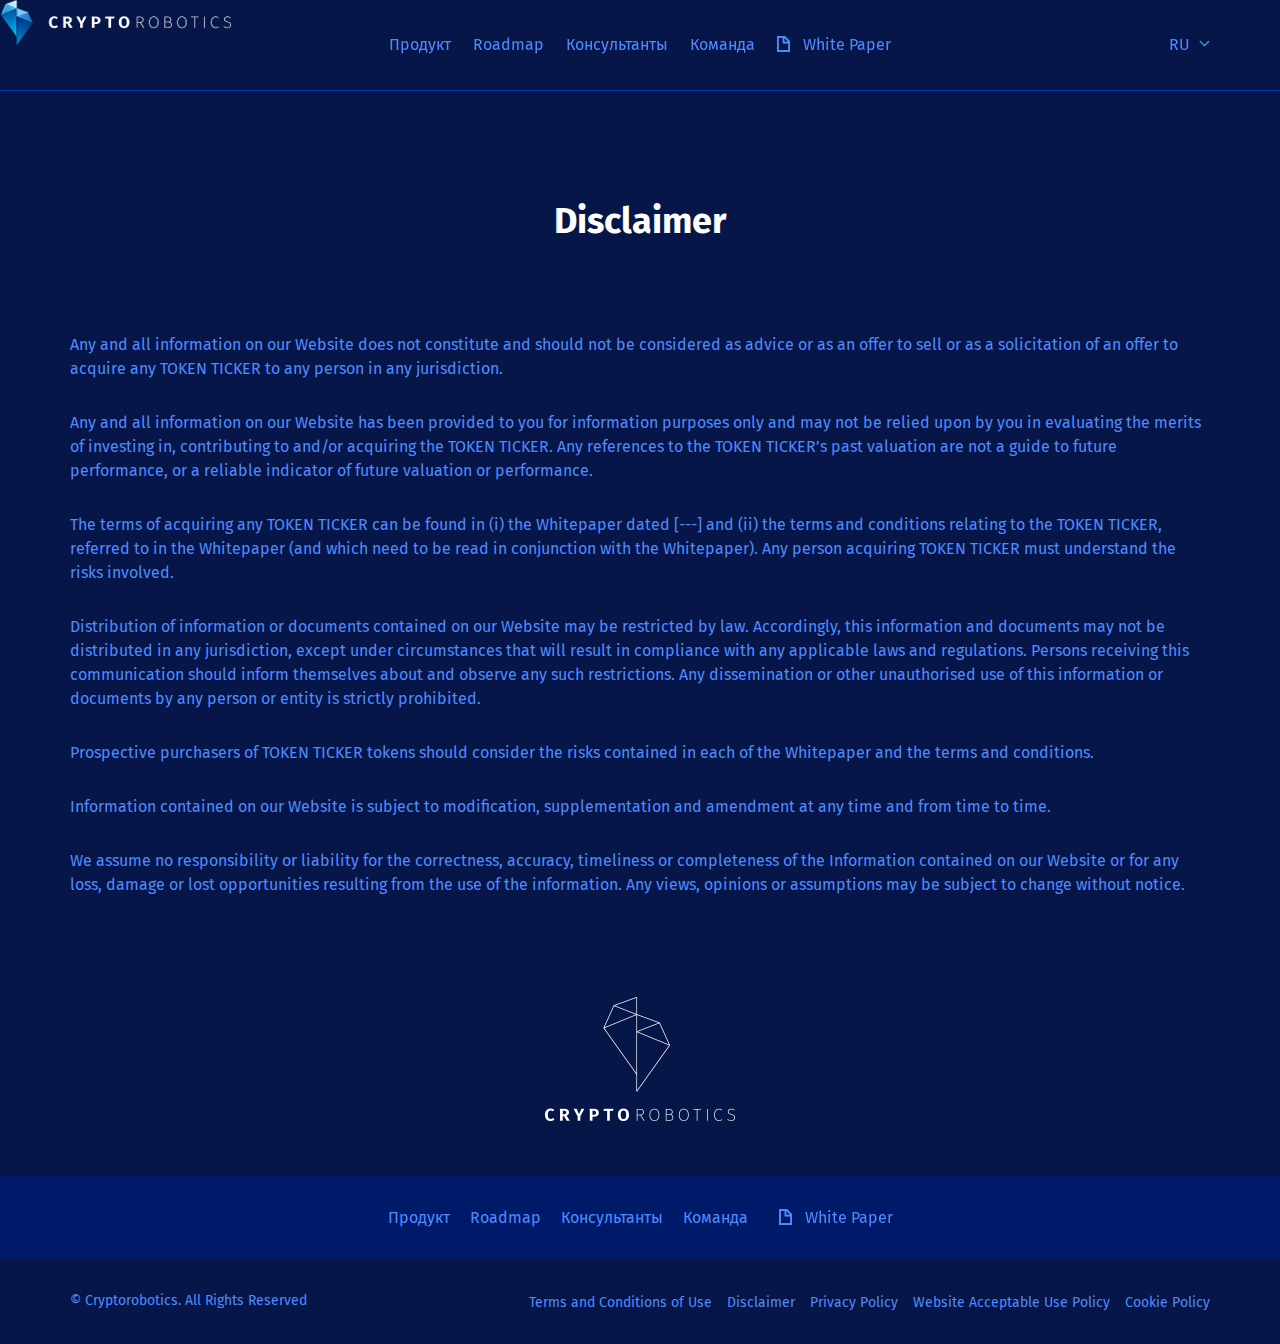
<file: page-2-ru.html>
<!DOCTYPE html>
<html lang="ru">
<head>
    <meta charset="UTF-8">
    <title>Cryptorobotics</title>
    <link rel="shortcut icon" href="favicon.ico" type="image/x-icon">
    <meta http-equiv="X-UA-Compatible" content="IE=edge">
    <meta name="viewport" content="width=device-width, initial-scale=1">
    <link href="css/bootstrap.min.css" rel="stylesheet">
    <link href="css/slick.css" rel="stylesheet">
    <link href="css/style-t.css?v=4.0" rel="stylesheet">
    <link href="css/style.css?v=4.0" rel="stylesheet">
    <link href="css/media-t.css?v=4.0" rel="stylesheet">  
    <link href="css/media.css?v=4.0" rel="stylesheet">
    <link href="css/style_tatia_new.css?v=4.0" rel="stylesheet">
</head>

<body> 

    <div class="all-content" data-leng="ru">
    <section class="sec-lvl-1">
        <div class="header-nav every-time-scrolled">
            <div class="container">
                <div class="row">
                    <div class="col-md-12">
                        <div class="flex-menu">
                            <div class="side left-side">

                            </div>
                            <div class="side mid-side">
                                <button type="button" class="navbar-toggle" data-toggle="collapse" data-target="#fixed-menu">
                                    <span class="sr-only">Toggle navigation</span>
                                    <span class="icon-bar"></span>
                                    <span class="icon-bar"></span>
                                    <span class="icon-bar"></span>
                                </button>
                                <div class="collapse navbar-collapse" id="fixed-menu">
                                    <ul class="menu-list">
                                        <li class="first-itm">
                                            <a class="for-js-code" href="http://ru.cryptorobotics.io/#solution">Продукт</a>
                                        </li>
                                        <li class="first-itm">
                                            <a class="for-js-code" href="http://ru.cryptorobotics.io/#road-map">Roadmap</a>
                                        </li>
                                        <li class="first-itm">
                                            <a class="for-js-code" href="http://ru.cryptorobotics.io/#consultants">Консультанты</a>
                                        </li>
                                         
                                        <li class="first-itm">
                                            <a class="for-js-code" href="http://ru.cryptorobotics.io/#team">Команда</a>
                                        </li>
                                         
                                        <li class="first-itm">
                                            <a target="_blank" class="img-white-paper-icon" href="img/WP_RUS.pdf">White Paper</a>
                                        </li>
                                       
                                       
                                        
                                        <!--
                                        <li class="first-itm">
                                            <a href="#news">Пресса</a>
                                        </li>
-->
                                        <!--
                                        <li class="first-itm">
                                            <a href="#faqs">FAQ</a>
                                        </li>-->
                                        

                                    </ul>
                                </div>
                            </div>
                            <div class="side right-side">
                                <div class="flex-lang">
                                    <div class="lang-wrapp" style="margin-right:0;">
                                        <div class="lang">Ru</div>
                                        <div class="lang-list">
                                            <a class="active">Ru</a>
                                            <a href="http://cryptorobotics.io">En</a>
                                            
                                        </div>
                                    </div>
                                    <!--
                                    <a class="login" href="#">личный кабинет</a>
                                    -->
                                </div>
                            </div>
                        </div>
                    </div>
                </div>
            </div>
        </div>
        
        <div class="header-nav">
            <div class="container">
                <div class="row">
                    <div class="col-md-12">
                        <div class="flex-menu">
                            <div class="side left-side">
                                <div class="rel-wr">
                                    <a href="http://ru.cryptorobotics.io/">
                                        <img src="img/logo-nav.png" class="img-responsive" alt="">
                                    </a>
                                </div>
                            </div>
                            <div class="side mid-side">
                                <button type="button" class="navbar-toggle" data-toggle="collapse" data-target="#menu">
                                    <span class="sr-only">Toggle navigation</span>
                                    <span class="icon-bar"></span>
                                    <span class="icon-bar"></span>
                                    <span class="icon-bar"></span>
                                </button>
                                <div class="collapse navbar-collapse" id="menu">
                                    <ul class="menu-list">
                                       <li class="first-itm">
                                            <a class="for-js-code" href="http://ru.cryptorobotics.io/#solution">Продукт</a>
                                        </li>
                                        <li class="first-itm">
                                            <a class="for-js-code" href="http://ru.cryptorobotics.io/#road-map">Roadmap</a>
                                        </li>
                                         <li class="first-itm">
                                            <a class="for-js-code" href="http://ru.cryptorobotics.io/#consultants">Консультанты</a>
                                        </li>
                                        <li class="first-itm">
                                            <a class="for-js-code" href="http://ru.cryptorobotics.io/#team">Команда</a>
                                        </li>
                                        
                                        
                                        <li class="first-itm">
                                            <a target="_blank" class="img-white-paper-icon" href="img/WP_RUS.pdf">White Paper</a>
                                        </li>
                                        
                                        <!--
                                        <li class="first-itm">
                                            <a href="#news">Пресса</a>
                                        </li>
-->
                                        <!--
                                        <li class="first-itm">
                                            <a href="#faqs">FAQ</a>
                                        </li>-->
                                        
                                    </ul>
                                </div>
                            </div>
                            <div class="side right-side">
                                <div class="flex-lang">
                                     <div class="lang-wrapp" style="margin-right:0;">
                                        <div class="lang">Ru</div>
                                        <div class="lang-list">
                                            <a class="active">Ru</a>
                                            <a href="http://cryptorobotics.io">En</a>
                                            
                                        </div>
                                    </div>
                                  <!--
                                    <a class="login" href="#">личный кабинет</a>
    -->
                                </div>
                            </div>
                        </div>
                    </div>
                </div>
            </div>
        </div>
    </section>
   
    <section class="all-terms-wrapp">
        <div class="container">
            <div class="row">
                <div class="col-md-12">
                    <h1>Disclaimer</h1>
                    
                    <p>Any and all information on our Website does not constitute and should not be considered as advice or as an offer to sell or as a solicitation of an offer to acquire any TOKEN TICKER to any person in any jurisdiction.</p>
                    <p>Any and all information on our Website has been provided to you for information purposes only and may not be relied upon by you in evaluating the merits of investing in, contributing to and/or acquiring the TOKEN TICKER. Any references to the TOKEN TICKER’s past valuation are not a guide to future performance, or a reliable indicator of future valuation or performance.</p>
                    <p>The terms of acquiring any TOKEN TICKER can be found in (i) the Whitepaper dated [---] and (ii) the terms and conditions relating to the TOKEN TICKER, referred to in the Whitepaper (and which need to be read in conjunction with the Whitepaper). Any person acquiring TOKEN TICKER must understand the risks involved.</p>
                    <p>Distribution of information or documents contained on our Website may be restricted by law. Accordingly, this information and documents may not be distributed in any jurisdiction, except under circumstances that will result in compliance with any applicable laws and regulations. Persons receiving this communication should inform themselves about and observe any such restrictions. Any dissemination or other unauthorised use of this information or documents by any person or entity is strictly prohibited.</p>
                    <p>Prospective purchasers of TOKEN TICKER tokens should consider the risks contained in each of the Whitepaper and the terms and conditions.</p>
                    <p>Information contained on our Website is subject to modification, supplementation and amendment at any time and from time to time.</p>
                    <p>We assume no responsibility or liability for the correctness, accuracy, timeliness or completeness of the Information contained on our Website or for any loss, damage or lost opportunities resulting from the use of the information. Any views, opinions or assumptions may be subject to change without notice.</p>
                </div>
            </div>
        </div>    
    </section>

    
    
   
   
    <footer>
        <div class="container">
            <div class="row">
                <div class="col-md-12">
                    <div class="logo"><img src="img/footer_logo.png" alt=""></div>
                </div>
            </div>
        </div>
        <ul class="menu">
            <li class="first-itm">
                <a  href="http://ru.cryptorobotics.io/#solution">Продукт</a>
            </li>
            <li class="first-itm">
                <a  href="http://ru.cryptorobotics.io/#road-map">Roadmap</a>
            </li>
            <li class="first-itm">
                <a href="http://ru.cryptorobotics.io/#consultants">Консультанты</a>
            </li>
            <li class="first-itm">
                <a  href="http://ru.cryptorobotics.io/#team">Команда</a>
            </li>
            <li class="first-itm">
                <a target="_blank" class="img-white-paper-icon" href="img/WP_RUS.pdf">White Paper</a>
            </li>
        </ul>
        <div class="for-z-index-up">
        <div class="container">
            <div class="row sm-flex-box">
                <div class="col-lg-4 col-md-4 col-sm-12">
                    <p class="copy">&copy; Cryptorobotics. All Rights Reserved</p>
                </div>
                <div class="col-lg-8 col-md-8 col-sm-12">
                    <ul class="footer_submenu">
                        <li><a href="http://ru.cryptorobotics.io/page-1-ru.html">Terms and Conditions of Use</a></li>
                        <li><a href="http://ru.cryptorobotics.io/page-2-ru.html">Disclaimer</a></li>
                        <li><a href="http://ru.cryptorobotics.io/page-3-ru.html">Privacy Policy</a></li>
                        <li><a href="http://ru.cryptorobotics.io/page-4-ru.html">Website Acceptable Use Policy</a></li>
                        <li><a href="http://ru.cryptorobotics.io/page-5-ru.html">Cookie Policy</a></li>
                    </ul>
                </div>
            </div>
        </div>
        </div>
    </footer>
    
    </div>
    
    
    
    
    
    
    
    
    
    
    
    
    
    
    
    
    
    <script src="js/jquery.js"></script>
    <script src="js/Chart.bundle.js"></script>
    <script src="js/Chart.min.js"></script>

    <script src="js/bootstrap.min.js"></script>
    <script src="js/slick.min.js"></script>

    <script src="js/scripts-other-pages.js"></script>
</body>

</html>
</file>
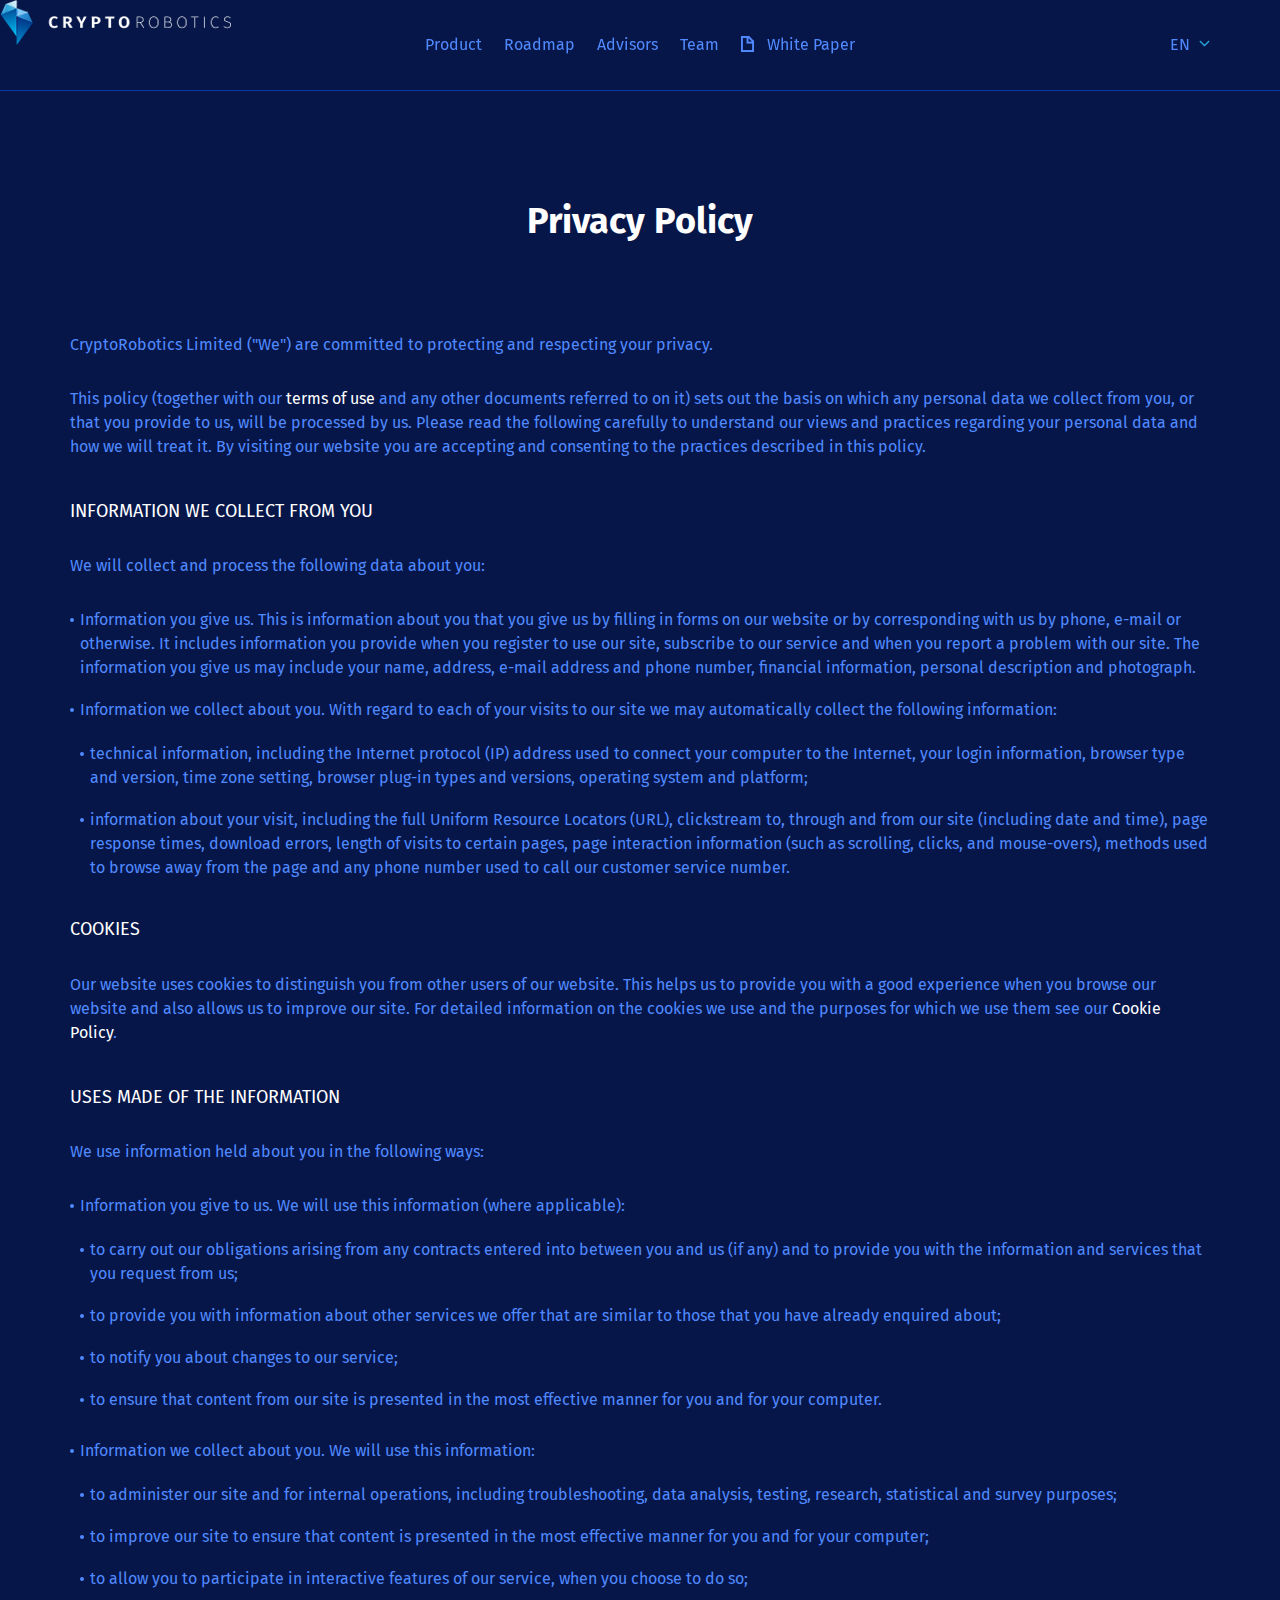
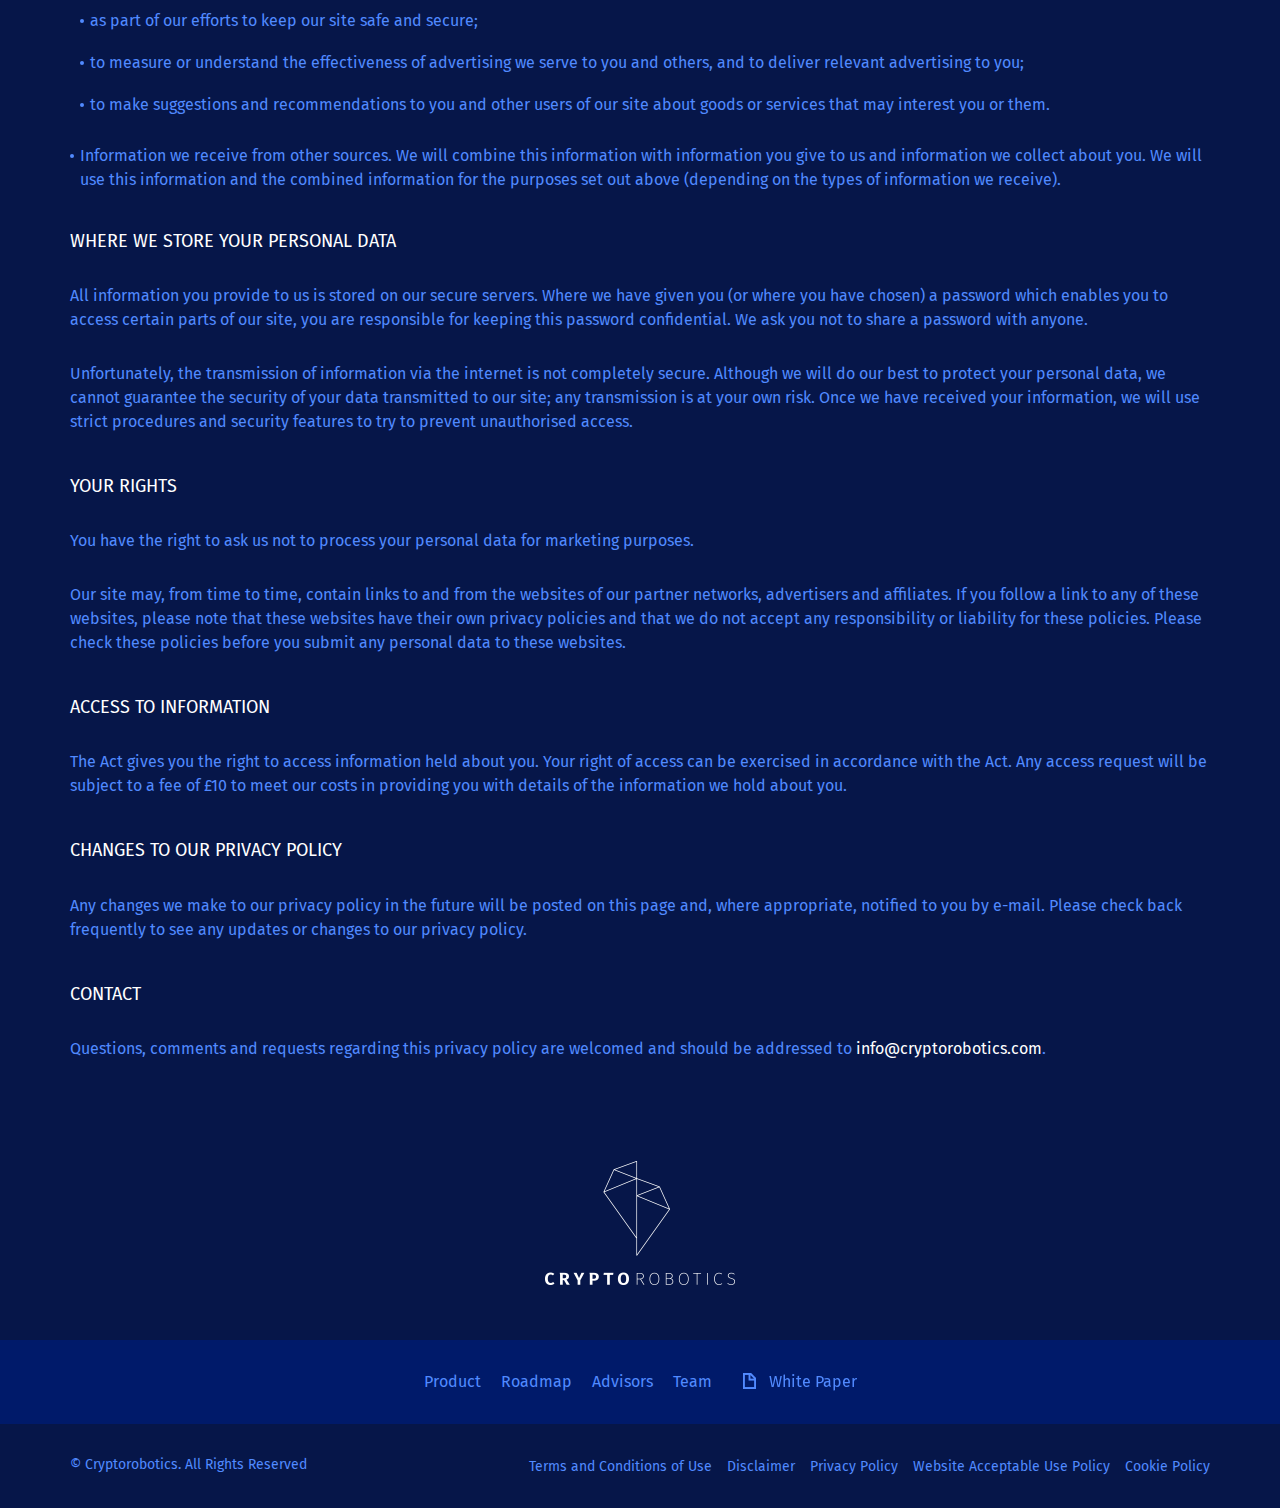
<file: page-3-en.html>
<!DOCTYPE html>
<html lang="ru">
<head>
    <meta charset="UTF-8">
    <title>Cryptorobotics</title>
    <link rel="shortcut icon" href="favicon.ico" type="image/x-icon">
    <meta http-equiv="X-UA-Compatible" content="IE=edge">
    <meta name="viewport" content="width=device-width, initial-scale=1">
    <link href="css/bootstrap.min.css" rel="stylesheet">
    <link href="css/slick.css" rel="stylesheet">
    <link href="css/style-t.css?v=4.0" rel="stylesheet">
    <link href="css/style.css?v=4.0" rel="stylesheet">
    <link href="css/media-t.css?v=4.0" rel="stylesheet">  
    <link href="css/media.css?v=4.0" rel="stylesheet">
    <link href="css/style_tatia_new.css?v=4.0" rel="stylesheet">
</head>

<body> 

    <div class="all-content" data-leng="en">
    <section class="sec-lvl-1">
        <div class="header-nav every-time-scrolled">
            <div class="container">
                <div class="row">
                    <div class="col-md-12">
                        <div class="flex-menu">
                            <div class="side left-side">

                            </div>
                            <div class="side mid-side">
                                <button type="button" class="navbar-toggle" data-toggle="collapse" data-target="#fixed-menu">
                                    <span class="sr-only">Toggle navigation</span>
                                    <span class="icon-bar"></span>
                                    <span class="icon-bar"></span>
                                    <span class="icon-bar"></span>
                                </button>
                                <div class="collapse navbar-collapse" id="fixed-menu">
                                    <ul class="menu-list">
                                        <li class="first-itm">
                                            <a class="for-js-code" href="https://cryptorobotics.io/#solution">Product</a>
                                        </li>
                                        <li class="first-itm">
                                            <a class="for-js-code" href="https://cryptorobotics.io/#road-map">Roadmap</a>
                                        </li>
                                        
                                         <li class="first-itm">
                                            <a class="for-js-code" href="https://cryptorobotics.io/#consultants">Advisors</a>
                                        </li>
                                         <li class="first-itm">
                                            <a class="for-js-code" href="https://cryptorobotics.io/#team">Team</a>
                                        </li>
                                        <li class="first-itm">
                                            <a target="_blank" class="img-white-paper-icon" href="img/WP_ENG.pdf">White Paper</a>
                                        </li>
                                       
                                       
                                        
                                        <!--
                                        <li class="first-itm">
                                            <a href="#news">Пресса</a>
                                        </li>
-->
                                        <!--
                                        <li class="first-itm">
                                            <a href="#faqs">FAQ</a>
                                        </li>-->
                                        

                                    </ul>
                                </div>
                            </div>
                            <div class="side right-side">
                                <div class="flex-lang">
                                    <div class="lang-wrapp" style="margin-right:0;">
                                        <div class="lang">En</div>
                                        <div class="lang-list">
                                            <a href="http://ru.cryptorobotics.io">Ru</a>
                                            <a class="active">En</a>
                                        </div>
                                    </div>
                                    <!--
                                    <a class="login" href="#">личный кабинет</a>
                                    -->
                                </div>
                            </div>
                        </div>
                    </div>
                </div>
            </div>
        </div>
        
        <div class="header-nav">
            <div class="container">
                <div class="row">
                    <div class="col-md-12">
                        <div class="flex-menu">
                            <div class="side left-side">
                                <div class="rel-wr">
                                    <a href="https://cryptorobotics.io/">
                                        <img src="img/logo-nav.png" class="img-responsive" alt="">
                                    </a>
                                </div>
                            </div>
                            <div class="side mid-side">
                                <button type="button" class="navbar-toggle" data-toggle="collapse" data-target="#menu">
                                    <span class="sr-only">Toggle navigation</span>
                                    <span class="icon-bar"></span>
                                    <span class="icon-bar"></span>
                                    <span class="icon-bar"></span>
                                </button>
                                <div class="collapse navbar-collapse" id="menu">
                                    <ul class="menu-list">
                                       <li class="first-itm">
                                            <a class="for-js-code" href="https://cryptorobotics.io/#solution">Product</a>
                                        </li>
                                        <li class="first-itm">
                                            <a class="for-js-code" href="https://cryptorobotics.io/#road-map">Roadmap</a>
                                        </li>
                                       
                                         <li class="first-itm">
                                            <a class="for-js-code" href="https://cryptorobotics.io/#consultants">Advisors</a>
                                        </li>
                                         <li class="first-itm">
                                            <a class="for-js-code" href="https://cryptorobotics.io/#team">Team</a>
                                        </li>
                                        <li class="first-itm">
                                            <a target="_blank" class="img-white-paper-icon" href="img/WP_ENG.pdf">White Paper</a>
                                        </li>
                                        
                                        <!--
                                        <li class="first-itm">
                                            <a href="#news">Пресса</a>
                                        </li>
-->
                                        <!--
                                        <li class="first-itm">
                                            <a href="#faqs">FAQ</a>
                                        </li>-->
                                        
                                    </ul>
                                </div>
                            </div>
                            <div class="side right-side">
                                <div class="flex-lang">
                                     <div class="lang-wrapp" style="margin-right:0;">
                                        <div class="lang">En</div>
                                        <div class="lang-list">
                                            <a href="http://ru.cryptorobotics.io">Ru</a>
                                            <a class="active">En</a>
                                        </div>
                                    </div>
                                  <!--
                                    <a class="login" href="#">личный кабинет</a>
    -->
                                </div>
                            </div>
                        </div>
                    </div>
                </div>
            </div>
        </div>
        
    </section>
     
    
    <section class="all-terms-wrapp">
        <div class="container">
            <div class="row">
                <div class="col-md-12">
                    <h1>Privacy Policy</h1>
                    
                    <p>CryptoRobotics Limited ("We") are committed to protecting and respecting your privacy.</p>
                    <p>This policy (together with our <a href="https://cryptorobotics.io/page-1-en.html">terms of use</a> and any other documents referred to on it) sets out the basis on which any personal data we collect from you, or that you provide to us, will be processed by us. Please read the following carefully to understand our views and practices regarding your personal data and how we will treat it. By visiting our website you are accepting and consenting to the practices described in this policy.</p>
                    <h3>INFORMATION WE COLLECT FROM YOU</h3>
                    <p>We will collect and process the following data about you:</p>
                    <ul>
                        <li>Information you give us. This is information about you that you give us by filling in forms on our website or by corresponding with us by phone, e-mail or otherwise. It includes information you provide when you register to use our site, subscribe to our service and when you report a problem with our site. The information you give us may include your name, address, e-mail address and phone number, financial information, personal description and photograph.</li>
                        <li>Information we collect about you. With regard to each of your visits to our site we may automatically collect the following information:
                            <ul>
                                <li>technical information, including the Internet protocol (IP) address used to connect your computer to the Internet, your login information, browser type and version, time zone setting, browser plug-in types and versions, operating system and platform;</li>
                                <li>information about your visit, including the full Uniform Resource Locators (URL), clickstream to, through and from our site (including date and time), page response times, download errors, length of visits to certain pages, page interaction information (such as scrolling, clicks, and mouse-overs), methods used to browse away from the page and any phone number used to call our customer service number.</li>
                            </ul>
                        </li>
                    </ul>
                    <h3>COOKIES</h3>
                    <p>Our website uses cookies to distinguish you from other users of our website. This helps us to provide you with a good experience when you browse our website and also allows us to improve our site. For detailed information on the cookies we use and the purposes for which we use them see our <a href="https://cryptorobotics.io/page-5-en.html">Cookie Policy</a>.</p>
                    <h3>USES MADE OF THE INFORMATION</h3>
                    <p>We use information held about you in the following ways:</p>
                    <ul>
                        <li>Information you give to us. We will use this information (where applicable):
                            <ul>
                                <li>to carry out our obligations arising from any contracts entered into between you and us (if any) and to provide you with the information and services that you request from us;</li>
                                <li>to provide you with information about other services we offer that are similar to those that you have already enquired about;</li>
                                <li>to notify you about changes to our service;</li>
                                <li>to ensure that content from our site is presented in the most effective manner for you and for your computer.</li>
                            </ul>
                        </li>
                        <li>Information we collect about you. We will use this information:
                            <ul>
                                <li>to administer our site and for internal operations, including troubleshooting, data analysis, testing, research, statistical and survey purposes;</li>
                                <li>to improve our site to ensure that content is presented in the most effective manner for you and for your computer;</li>
                                <li>to allow you to participate in interactive features of our service, when you choose to do so;</li>
                                <li>as part of our efforts to keep our site safe and secure;</li>
                                <li>to measure or understand the effectiveness of advertising we serve to you and others, and to deliver relevant advertising to you;</li>
                                <li>to make suggestions and recommendations to you and other users of our site about goods or services that may interest you or them.</li>
                            </ul>
                        </li>
                        <li>Information we receive from other sources. We will combine this information with information you give to us and information we collect about you. We will use this information and the combined information for the purposes set out above (depending on the types of information we receive).</li>
                    </ul>
                    <h3>WHERE WE STORE YOUR PERSONAL DATA</h3>
                    <p>All information you provide to us is stored on our secure servers. Where we have given you (or where you have chosen) a password which enables you to access certain parts of our site, you are responsible for keeping this password confidential. We ask you not to share a password with anyone.</p>
                    <p>Unfortunately, the transmission of information via the internet is not completely secure. Although we will do our best to protect your personal data, we cannot guarantee the security of your data transmitted to our site; any transmission is at your own risk. Once we have received your information, we will use strict procedures and security features to try to prevent unauthorised access.</p>
                    <h3>YOUR RIGHTS</h3>
                    <p>You have the right to ask us not to process your personal data for marketing purposes.</p>
                    <p>Our site may, from time to time, contain links to and from the websites of our partner networks, advertisers and affiliates.  If you follow a link to any of these websites, please note that these websites have their own privacy policies and that we do not accept any responsibility or liability for these policies.  Please check these policies before you submit any personal data to these websites.</p>
                    <h3>ACCESS TO INFORMATION</h3>
                    <p>The Act gives you the right to access information held about you. Your right of access can be exercised in accordance with the Act. Any access request will be subject to a fee of £10 to meet our costs in providing you with details of the information we hold about you.</p>
                    <h3>CHANGES TO OUR PRIVACY POLICY</h3>
                    <p>Any changes we make to our privacy policy in the future will be posted on this page and, where appropriate, notified to you by e-mail. Please check back frequently to see any updates or changes to our privacy policy.</p>
                    <h3>CONTACT</h3>
                    <p>Questions, comments and requests regarding this privacy policy are welcomed and should be addressed to <strong>info@cryptorobotics.com</strong>.</p>
                </div>
            </div>
        </div>    
    </section>
    
    
    

    
    
    

    
    

    <footer>
        <div class="container">
            <div class="row">
                <div class="col-md-12">
                    <div class="logo"><img src="img/footer_logo.png" alt=""></div>
                </div>
            </div>
        </div>
        <ul class="menu">
            <li class="first-itm">
                <a  href="https://cryptorobotics.io/#solution">Product</a>
            </li>
            <li class="first-itm">
                <a  href="https://cryptorobotics.io/#road-map">Roadmap</a>
            </li>
            <li class="first-itm">
                <a href="https://cryptorobotics.io/#consultants">Advisors</a>
            </li>
            <li class="first-itm">
                <a  href="https://cryptorobotics.io/#team">Team</a>
            </li>
           
            
            <li class="first-itm">
                <a target="_blank" class="img-white-paper-icon" href="img/WP_ENG.pdf">White Paper</a>
            </li>
        </ul>
        <div class="container">
            <div class="row sm-flex-box">
                <div class="col-lg-4 col-md-4 col-sm-12">
                    <p class="copy">&copy; Cryptorobotics. All Rights Reserved</p>
                </div>
                <div class="col-lg-8 col-md-8 col-sm-12">
                    <ul class="footer_submenu">
                        <li><a href="https://cryptorobotics.io/page-1-en.html">Terms and Conditions of Use</a></li>
                        <li><a href="https://cryptorobotics.io/page-2-en.html">Disclaimer</a></li>
                        <li><a href="https://cryptorobotics.io/page-3-en.html">Privacy Policy</a></li>
                        <li><a href="https://cryptorobotics.io/page-4-en.html">Website Acceptable Use Policy</a></li>
                        <li><a href="https://cryptorobotics.io/page-5-en.html">Cookie Policy</a></li>
                    </ul>
                </div>
            </div>
        </div>
    </footer>
    </div>

    
    
    
    
    
    
    <script src="js/jquery.js"></script>
    <script src="js/Chart.bundle.js"></script>
    <script src="js/Chart.min.js"></script>

    <script src="js/bootstrap.min.js"></script>
    <script src="js/slick.min.js"></script>
    
    <script src="js/scripts-other-pages.js"></script>
</body>

</html>
</file>
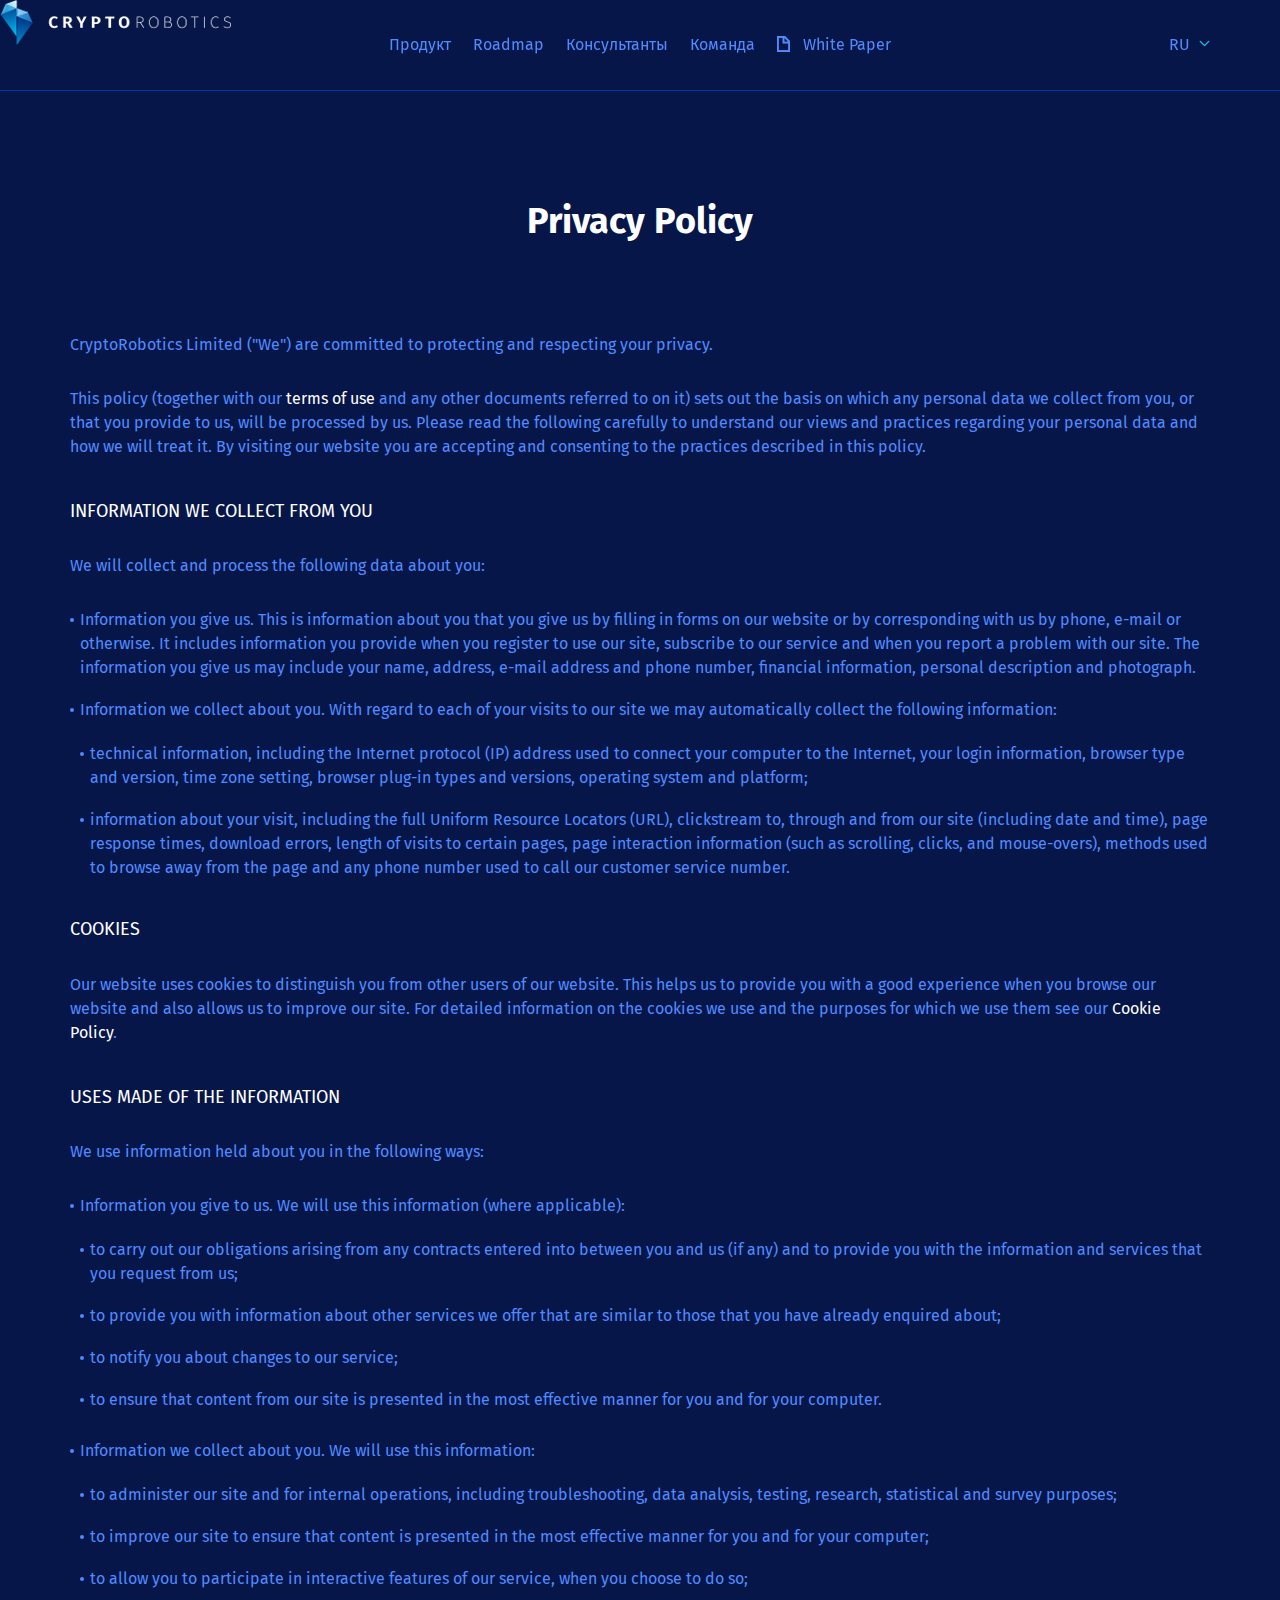
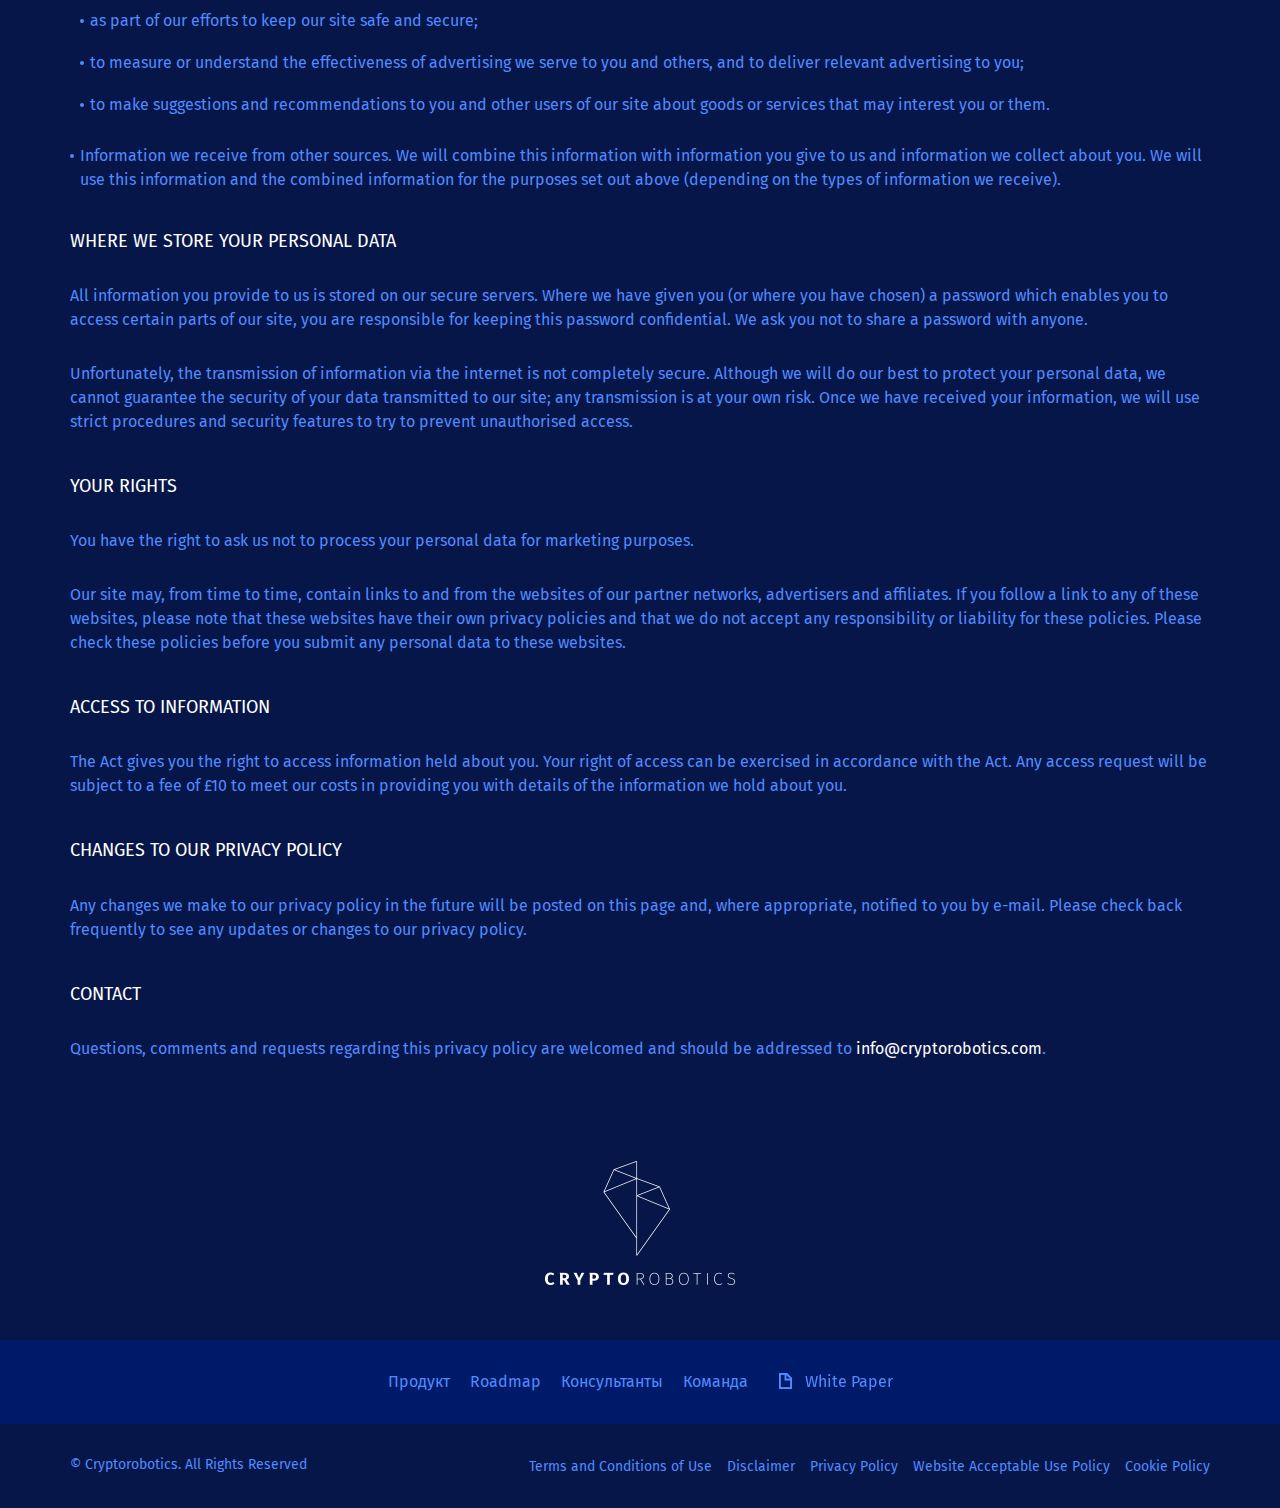
<file: page-3-ru.html>
<!DOCTYPE html>
<html lang="ru">
<head>
    <meta charset="UTF-8">
    <title>Cryptorobotics</title>
    <link rel="shortcut icon" href="favicon.ico" type="image/x-icon">
    <meta http-equiv="X-UA-Compatible" content="IE=edge">
    <meta name="viewport" content="width=device-width, initial-scale=1">
    <link href="css/bootstrap.min.css" rel="stylesheet">
    <link href="css/slick.css" rel="stylesheet">
    <link href="css/style-t.css?v=4.0" rel="stylesheet">
    <link href="css/style.css?v=4.0" rel="stylesheet">
    <link href="css/media-t.css?v=4.0" rel="stylesheet">  
    <link href="css/media.css?v=4.0" rel="stylesheet">
    <link href="css/style_tatia_new.css?v=4.0" rel="stylesheet">
</head>

<body> 

    <div class="all-content" data-leng="ru">
    <section class="sec-lvl-1">
        <div class="header-nav every-time-scrolled">
            <div class="container">
                <div class="row">
                    <div class="col-md-12">
                        <div class="flex-menu">
                            <div class="side left-side">

                            </div>
                            <div class="side mid-side">
                                <button type="button" class="navbar-toggle" data-toggle="collapse" data-target="#fixed-menu">
                                    <span class="sr-only">Toggle navigation</span>
                                    <span class="icon-bar"></span>
                                    <span class="icon-bar"></span>
                                    <span class="icon-bar"></span>
                                </button>
                                <div class="collapse navbar-collapse" id="fixed-menu">
                                    <ul class="menu-list">
                                        <li class="first-itm">
                                            <a class="for-js-code" href="http://ru.cryptorobotics.io/#solution">Продукт</a>
                                        </li>
                                        <li class="first-itm">
                                            <a class="for-js-code" href="http://ru.cryptorobotics.io/#road-map">Roadmap</a>
                                        </li>
                                        <li class="first-itm">
                                            <a class="for-js-code" href="http://ru.cryptorobotics.io/#consultants">Консультанты</a>
                                        </li>
                                         
                                        <li class="first-itm">
                                            <a class="for-js-code" href="http://ru.cryptorobotics.io/#team">Команда</a>
                                        </li>
                                         
                                        <li class="first-itm">
                                            <a target="_blank" class="img-white-paper-icon" href="img/WP_RUS.pdf">White Paper</a>
                                        </li>
                                       
                                       
                                        
                                        <!--
                                        <li class="first-itm">
                                            <a href="#news">Пресса</a>
                                        </li>
-->
                                        <!--
                                        <li class="first-itm">
                                            <a href="#faqs">FAQ</a>
                                        </li>-->
                                        

                                    </ul>
                                </div>
                            </div>
                            <div class="side right-side">
                                <div class="flex-lang">
                                    <div class="lang-wrapp" style="margin-right:0;">
                                        <div class="lang">Ru</div>
                                        <div class="lang-list">
                                            <a class="active">Ru</a>
                                            <a href="http://cryptorobotics.io">En</a>
                                            
                                        </div>
                                    </div>
                                    <!--
                                    <a class="login" href="#">личный кабинет</a>
                                    -->
                                </div>
                            </div>
                        </div>
                    </div>
                </div>
            </div>
        </div>
        
        <div class="header-nav">
            <div class="container">
                <div class="row">
                    <div class="col-md-12">
                        <div class="flex-menu">
                            <div class="side left-side">
                                <div class="rel-wr">
                                    <a href="http://ru.cryptorobotics.io/">
                                        <img src="img/logo-nav.png" class="img-responsive" alt="">
                                    </a>
                                </div>
                            </div>
                            <div class="side mid-side">
                                <button type="button" class="navbar-toggle" data-toggle="collapse" data-target="#menu">
                                    <span class="sr-only">Toggle navigation</span>
                                    <span class="icon-bar"></span>
                                    <span class="icon-bar"></span>
                                    <span class="icon-bar"></span>
                                </button>
                                <div class="collapse navbar-collapse" id="menu">
                                    <ul class="menu-list">
                                       <li class="first-itm">
                                            <a class="for-js-code" href="http://ru.cryptorobotics.io/#solution">Продукт</a>
                                        </li>
                                        <li class="first-itm">
                                            <a class="for-js-code" href="http://ru.cryptorobotics.io/#road-map">Roadmap</a>
                                        </li>
                                         <li class="first-itm">
                                            <a class="for-js-code" href="http://ru.cryptorobotics.io/#consultants">Консультанты</a>
                                        </li>
                                        <li class="first-itm">
                                            <a class="for-js-code" href="http://ru.cryptorobotics.io/#team">Команда</a>
                                        </li>
                                        
                                        
                                        <li class="first-itm">
                                            <a target="_blank" class="img-white-paper-icon" href="img/WP_RUS.pdf">White Paper</a>
                                        </li>
                                        
                                        <!--
                                        <li class="first-itm">
                                            <a href="#news">Пресса</a>
                                        </li>
-->
                                        <!--
                                        <li class="first-itm">
                                            <a href="#faqs">FAQ</a>
                                        </li>-->
                                        
                                    </ul>
                                </div>
                            </div>
                            <div class="side right-side">
                                <div class="flex-lang">
                                     <div class="lang-wrapp" style="margin-right:0;">
                                        <div class="lang">Ru</div>
                                        <div class="lang-list">
                                            <a class="active">Ru</a>
                                            <a href="http://cryptorobotics.io">En</a>
                                            
                                        </div>
                                    </div>
                                  <!--
                                    <a class="login" href="#">личный кабинет</a>
    -->
                                </div>
                            </div>
                        </div>
                    </div>
                </div>
            </div>
        </div>
    </section>
   
    <section class="all-terms-wrapp">
        <div class="container">
            <div class="row">
                <div class="col-md-12">
                    <h1>Privacy Policy</h1>
                    
                    <p>CryptoRobotics Limited ("We") are committed to protecting and respecting your privacy.</p>
                    <p>This policy (together with our <a href="http://ru.cryptorobotics.io/page-1-ru.html">terms of use</a> and any other documents referred to on it) sets out the basis on which any personal data we collect from you, or that you provide to us, will be processed by us. Please read the following carefully to understand our views and practices regarding your personal data and how we will treat it. By visiting our website you are accepting and consenting to the practices described in this policy.</p>
                    <h3>INFORMATION WE COLLECT FROM YOU</h3>
                    <p>We will collect and process the following data about you:</p>
                    <ul>
                        <li>Information you give us. This is information about you that you give us by filling in forms on our website or by corresponding with us by phone, e-mail or otherwise. It includes information you provide when you register to use our site, subscribe to our service and when you report a problem with our site. The information you give us may include your name, address, e-mail address and phone number, financial information, personal description and photograph.</li>
                        <li>Information we collect about you. With regard to each of your visits to our site we may automatically collect the following information:
                            <ul>
                                <li>technical information, including the Internet protocol (IP) address used to connect your computer to the Internet, your login information, browser type and version, time zone setting, browser plug-in types and versions, operating system and platform;</li>
                                <li>information about your visit, including the full Uniform Resource Locators (URL), clickstream to, through and from our site (including date and time), page response times, download errors, length of visits to certain pages, page interaction information (such as scrolling, clicks, and mouse-overs), methods used to browse away from the page and any phone number used to call our customer service number.</li>
                            </ul>
                        </li>
                    </ul>
                    <h3>COOKIES</h3>
                    <p>Our website uses cookies to distinguish you from other users of our website. This helps us to provide you with a good experience when you browse our website and also allows us to improve our site. For detailed information on the cookies we use and the purposes for which we use them see our <a href="http://ru.cryptorobotics.io/page-5-ru.html">Cookie Policy</a>.</p>
                    <h3>USES MADE OF THE INFORMATION</h3>
                    <p>We use information held about you in the following ways:</p>
                    <ul>
                        <li>Information you give to us. We will use this information (where applicable):
                            <ul>
                                <li>to carry out our obligations arising from any contracts entered into between you and us (if any) and to provide you with the information and services that you request from us;</li>
                                <li>to provide you with information about other services we offer that are similar to those that you have already enquired about;</li>
                                <li>to notify you about changes to our service;</li>
                                <li>to ensure that content from our site is presented in the most effective manner for you and for your computer.</li>
                            </ul>
                        </li>
                        <li>Information we collect about you. We will use this information:
                            <ul>
                                <li>to administer our site and for internal operations, including troubleshooting, data analysis, testing, research, statistical and survey purposes;</li>
                                <li>to improve our site to ensure that content is presented in the most effective manner for you and for your computer;</li>
                                <li>to allow you to participate in interactive features of our service, when you choose to do so;</li>
                                <li>as part of our efforts to keep our site safe and secure;</li>
                                <li>to measure or understand the effectiveness of advertising we serve to you and others, and to deliver relevant advertising to you;</li>
                                <li>to make suggestions and recommendations to you and other users of our site about goods or services that may interest you or them.</li>
                            </ul>
                        </li>
                        <li>Information we receive from other sources. We will combine this information with information you give to us and information we collect about you. We will use this information and the combined information for the purposes set out above (depending on the types of information we receive).</li>
                    </ul>
                    <h3>WHERE WE STORE YOUR PERSONAL DATA</h3>
                    <p>All information you provide to us is stored on our secure servers. Where we have given you (or where you have chosen) a password which enables you to access certain parts of our site, you are responsible for keeping this password confidential. We ask you not to share a password with anyone.</p>
                    <p>Unfortunately, the transmission of information via the internet is not completely secure. Although we will do our best to protect your personal data, we cannot guarantee the security of your data transmitted to our site; any transmission is at your own risk. Once we have received your information, we will use strict procedures and security features to try to prevent unauthorised access.</p>
                    <h3>YOUR RIGHTS</h3>
                    <p>You have the right to ask us not to process your personal data for marketing purposes.</p>
                    <p>Our site may, from time to time, contain links to and from the websites of our partner networks, advertisers and affiliates.  If you follow a link to any of these websites, please note that these websites have their own privacy policies and that we do not accept any responsibility or liability for these policies.  Please check these policies before you submit any personal data to these websites.</p>
                    <h3>ACCESS TO INFORMATION</h3>
                    <p>The Act gives you the right to access information held about you. Your right of access can be exercised in accordance with the Act. Any access request will be subject to a fee of £10 to meet our costs in providing you with details of the information we hold about you.</p>
                    <h3>CHANGES TO OUR PRIVACY POLICY</h3>
                    <p>Any changes we make to our privacy policy in the future will be posted on this page and, where appropriate, notified to you by e-mail. Please check back frequently to see any updates or changes to our privacy policy.</p>
                    <h3>CONTACT</h3>
                    <p>Questions, comments and requests regarding this privacy policy are welcomed and should be addressed to <strong>info@cryptorobotics.com</strong>.</p>
                </div>
            </div>
        </div>    
    </section>

    
    
   
   
    <footer>
        <div class="container">
            <div class="row">
                <div class="col-md-12">
                    <div class="logo"><img src="img/footer_logo.png" alt=""></div>
                </div>
            </div>
        </div>
        <ul class="menu">
            <li class="first-itm">
                <a  href="http://ru.cryptorobotics.io/#solution">Продукт</a>
            </li>
            <li class="first-itm">
                <a  href="http://ru.cryptorobotics.io/#road-map">Roadmap</a>
            </li>
            <li class="first-itm">
                <a href="http://ru.cryptorobotics.io/#consultants">Консультанты</a>
            </li>
            <li class="first-itm">
                <a  href="http://ru.cryptorobotics.io/#team">Команда</a>
            </li>
            <li class="first-itm">
                <a target="_blank" class="img-white-paper-icon" href="img/WP_RUS.pdf">White Paper</a>
            </li>
        </ul>
        <div class="for-z-index-up">
        <div class="container">
            <div class="row sm-flex-box">
                <div class="col-lg-4 col-md-4 col-sm-12">
                    <p class="copy">&copy; Cryptorobotics. All Rights Reserved</p>
                </div>
                <div class="col-lg-8 col-md-8 col-sm-12">
                    <ul class="footer_submenu">
                        <li><a href="http://ru.cryptorobotics.io/page-1-ru.html">Terms and Conditions of Use</a></li>
                        <li><a href="http://ru.cryptorobotics.io/page-2-ru.html">Disclaimer</a></li>
                        <li><a href="http://ru.cryptorobotics.io/page-3-ru.html">Privacy Policy</a></li>
                        <li><a href="http://ru.cryptorobotics.io/page-4-ru.html">Website Acceptable Use Policy</a></li>
                        <li><a href="http://ru.cryptorobotics.io/page-5-ru.html">Cookie Policy</a></li>
                    </ul>
                </div>
            </div>
        </div>
        </div>
    </footer>
    
    </div>
    
    
    
    
    
    
    
    
    
    
    
    
    
    
    
    
    
    <script src="js/jquery.js"></script>
    <script src="js/Chart.bundle.js"></script>
    <script src="js/Chart.min.js"></script>

    <script src="js/bootstrap.min.js"></script>
    <script src="js/slick.min.js"></script>

    <script src="js/scripts-other-pages.js"></script>
</body>

</html>
</file>
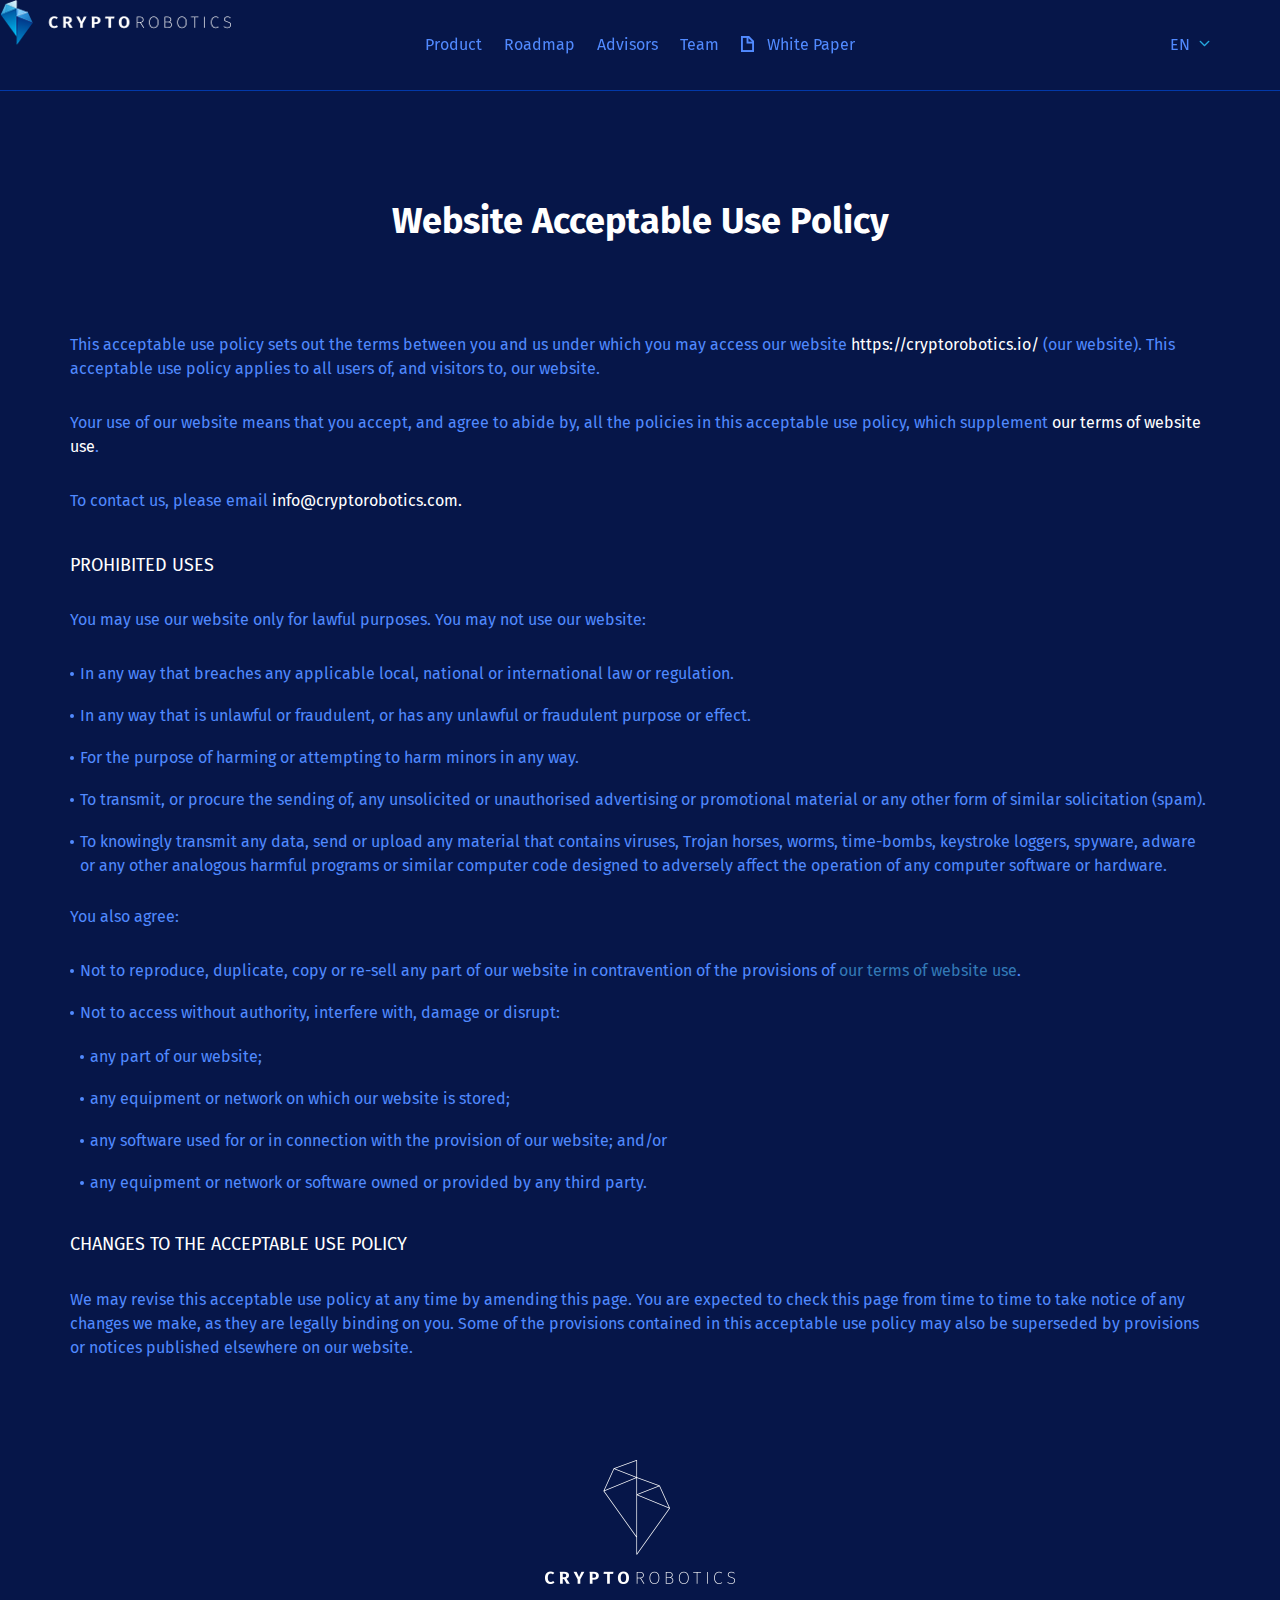
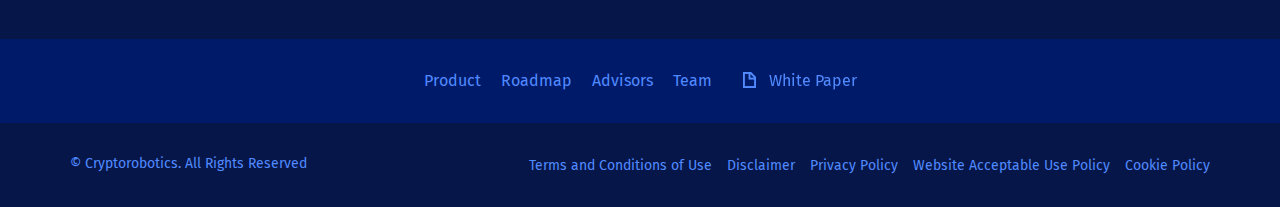
<file: page-4-en.html>
<!DOCTYPE html>
<html lang="ru">
<head>
    <meta charset="UTF-8">
    <title>Cryptorobotics</title>
    <link rel="shortcut icon" href="favicon.ico" type="image/x-icon">
    <meta http-equiv="X-UA-Compatible" content="IE=edge">
    <meta name="viewport" content="width=device-width, initial-scale=1">
    <link href="css/bootstrap.min.css" rel="stylesheet">
    <link href="css/slick.css" rel="stylesheet">
    <link href="css/style-t.css?v=4.0" rel="stylesheet">
    <link href="css/style.css?v=4.0" rel="stylesheet">
    <link href="css/media-t.css?v=4.0" rel="stylesheet">  
    <link href="css/media.css?v=4.0" rel="stylesheet">
    <link href="css/style_tatia_new.css?v=4.0" rel="stylesheet">
</head>

<body> 

    <div class="all-content" data-leng="en">
    <section class="sec-lvl-1">
        <div class="header-nav every-time-scrolled">
            <div class="container">
                <div class="row">
                    <div class="col-md-12">
                        <div class="flex-menu">
                            <div class="side left-side">

                            </div>
                            <div class="side mid-side">
                                <button type="button" class="navbar-toggle" data-toggle="collapse" data-target="#fixed-menu">
                                    <span class="sr-only">Toggle navigation</span>
                                    <span class="icon-bar"></span>
                                    <span class="icon-bar"></span>
                                    <span class="icon-bar"></span>
                                </button>
                                <div class="collapse navbar-collapse" id="fixed-menu">
                                    <ul class="menu-list">
                                        <li class="first-itm">
                                            <a class="for-js-code" href="https://cryptorobotics.io/#solution">Product</a>
                                        </li>
                                        <li class="first-itm">
                                            <a class="for-js-code" href="https://cryptorobotics.io/#road-map">Roadmap</a>
                                        </li>
                                        
                                         <li class="first-itm">
                                            <a class="for-js-code" href="https://cryptorobotics.io/#consultants">Advisors</a>
                                        </li>
                                         <li class="first-itm">
                                            <a class="for-js-code" href="https://cryptorobotics.io/#team">Team</a>
                                        </li>
                                        <li class="first-itm">
                                            <a target="_blank" class="img-white-paper-icon" href="img/WP_ENG.pdf">White Paper</a>
                                        </li>
                                       
                                       
                                        
                                        <!--
                                        <li class="first-itm">
                                            <a href="#news">Пресса</a>
                                        </li>
-->
                                        <!--
                                        <li class="first-itm">
                                            <a href="#faqs">FAQ</a>
                                        </li>-->
                                        

                                    </ul>
                                </div>
                            </div>
                            <div class="side right-side">
                                <div class="flex-lang">
                                    <div class="lang-wrapp" style="margin-right:0;">
                                        <div class="lang">En</div>
                                        <div class="lang-list">
                                            <a href="http://ru.cryptorobotics.io">Ru</a>
                                            <a class="active">En</a>
                                        </div>
                                    </div>
                                    <!--
                                    <a class="login" href="#">личный кабинет</a>
                                    -->
                                </div>
                            </div>
                        </div>
                    </div>
                </div>
            </div>
        </div>
        
        <div class="header-nav">
            <div class="container">
                <div class="row">
                    <div class="col-md-12">
                        <div class="flex-menu">
                            <div class="side left-side">
                                <div class="rel-wr">
                                    <a href="https://cryptorobotics.io/">
                                        <img src="img/logo-nav.png" class="img-responsive" alt="">
                                    </a>
                                </div>
                            </div>
                            <div class="side mid-side">
                                <button type="button" class="navbar-toggle" data-toggle="collapse" data-target="#menu">
                                    <span class="sr-only">Toggle navigation</span>
                                    <span class="icon-bar"></span>
                                    <span class="icon-bar"></span>
                                    <span class="icon-bar"></span>
                                </button>
                                <div class="collapse navbar-collapse" id="menu">
                                    <ul class="menu-list">
                                       <li class="first-itm">
                                            <a class="for-js-code" href="https://cryptorobotics.io/#solution">Product</a>
                                        </li>
                                        <li class="first-itm">
                                            <a class="for-js-code" href="https://cryptorobotics.io/#road-map">Roadmap</a>
                                        </li>
                                       
                                         <li class="first-itm">
                                            <a class="for-js-code" href="https://cryptorobotics.io/#consultants">Advisors</a>
                                        </li>
                                         <li class="first-itm">
                                            <a class="for-js-code" href="https://cryptorobotics.io/#team">Team</a>
                                        </li>
                                        <li class="first-itm">
                                            <a target="_blank" class="img-white-paper-icon" href="img/WP_ENG.pdf">White Paper</a>
                                        </li>
                                        
                                        <!--
                                        <li class="first-itm">
                                            <a href="#news">Пресса</a>
                                        </li>
-->
                                        <!--
                                        <li class="first-itm">
                                            <a href="#faqs">FAQ</a>
                                        </li>-->
                                        
                                    </ul>
                                </div>
                            </div>
                            <div class="side right-side">
                                <div class="flex-lang">
                                     <div class="lang-wrapp" style="margin-right:0;">
                                        <div class="lang">En</div>
                                        <div class="lang-list">
                                            <a href="http://ru.cryptorobotics.io">Ru</a>
                                            <a class="active">En</a>
                                        </div>
                                    </div>
                                  <!--
                                    <a class="login" href="#">личный кабинет</a>
    -->
                                </div>
                            </div>
                        </div>
                    </div>
                </div>
            </div>
        </div>
        
    </section>
     
    
    <section class="all-terms-wrapp">
        <div class="container">
            <div class="row">
                <div class="col-md-12">
                    <h1>Website Acceptable Use Policy</h1>
                    <p>This acceptable use policy sets out the terms between you and us under which you may access our website <a href="https://cryptorobotics.io/">https://cryptorobotics.io/</a> (our website). This acceptable use policy applies to all users of, and visitors to, our website.</p>
                    <p>Your use of our website means that you accept, and agree to abide by, all the policies in this acceptable use policy, which supplement <a href="https://cryptorobotics.io/page-1-en.html">our terms of website use</a>.</p>
                    <p>To contact us, please email <strong>info@cryptorobotics.com.</strong></p>
                    <h3>PROHIBITED USES</h3>
                    <p>You may use our website only for lawful purposes.  You may not use our website:</p>
                    <ul>
                        <li>In any way that breaches any applicable local, national or international law or regulation.</li>
                        <li>In any way that is unlawful or fraudulent, or has any unlawful or fraudulent purpose or effect.</li>
                        <li>For the purpose of harming or attempting to harm minors in any way.</li>
                        <li>To transmit, or procure the sending of, any unsolicited or unauthorised advertising or promotional material or any other form of similar solicitation (spam).</li>
                        <li>To knowingly transmit any data, send or upload any material that contains viruses, Trojan horses, worms, time-bombs, keystroke loggers, spyware, adware or any other analogous harmful programs or similar computer code designed to adversely affect the operation of any computer software or hardware.</li>
                        
                    </ul>
                    <p>You also agree:</p>
                    <ul>
                        <li>Not to reproduce, duplicate, copy or re-sell any part of our website in contravention of the provisions of <a href="https://cryptorobotics.io/page-1-en.html">our terms of website use</a>.</li>
                        <li>Not to access without authority, interfere with, damage or disrupt:
                            <ul>
                                <li>any part of our website;</li>
                                <li>any equipment or network on which our website is stored;</li>
                                <li>any software used for or in connection with the provision of our website; and/or</li>
                                <li>any equipment or network or software owned or provided by any third party.</li>
                                
                            </ul>
                        </li>
                        
                    </ul>
                    <h3>CHANGES TO THE ACCEPTABLE USE POLICY</h3>
                    <p>We may revise this acceptable use policy at any time by amending this page. You are expected to check this page from time to time to take notice of any changes we make, as they are legally binding on you. Some of the provisions contained in this acceptable use policy may also be superseded by provisions or notices published elsewhere on our website.</p>
                </div>
            </div>
        </div>    
    </section>
    
    
    

    
    
    

    
    

    <footer>
        <div class="container">
            <div class="row">
                <div class="col-md-12">
                    <div class="logo"><img src="img/footer_logo.png" alt=""></div>
                </div>
            </div>
        </div>
        <ul class="menu">
            <li class="first-itm">
                <a  href="https://cryptorobotics.io/#solution">Product</a>
            </li>
            <li class="first-itm">
                <a  href="https://cryptorobotics.io/#road-map">Roadmap</a>
            </li>
            <li class="first-itm">
                <a href="https://cryptorobotics.io/#consultants">Advisors</a>
            </li>
            <li class="first-itm">
                <a  href="https://cryptorobotics.io/#team">Team</a>
            </li>
           
            
            <li class="first-itm">
                <a target="_blank" class="img-white-paper-icon" href="img/WP_ENG.pdf">White Paper</a>
            </li>
        </ul>
        <div class="container">
            <div class="row sm-flex-box">
                <div class="col-lg-4 col-md-4 col-sm-12">
                    <p class="copy">&copy; Cryptorobotics. All Rights Reserved</p>
                </div>
                <div class="col-lg-8 col-md-8 col-sm-12">
                    <ul class="footer_submenu">
                        <li><a href="https://cryptorobotics.io/page-1-en.html">Terms and Conditions of Use</a></li>
                        <li><a href="https://cryptorobotics.io/page-2-en.html">Disclaimer</a></li>
                        <li><a href="https://cryptorobotics.io/page-3-en.html">Privacy Policy</a></li>
                        <li><a href="https://cryptorobotics.io/page-4-en.html">Website Acceptable Use Policy</a></li>
                        <li><a href="https://cryptorobotics.io/page-5-en.html">Cookie Policy</a></li>
                    </ul>
                </div>
            </div>
        </div>
    </footer>
    </div>

    
    
    
    
    
    
    <script src="js/jquery.js"></script>
    <script src="js/Chart.bundle.js"></script>
    <script src="js/Chart.min.js"></script>

    <script src="js/bootstrap.min.js"></script>
    <script src="js/slick.min.js"></script>
    
    <script src="js/scripts-other-pages.js"></script>
</body>

</html>
</file>
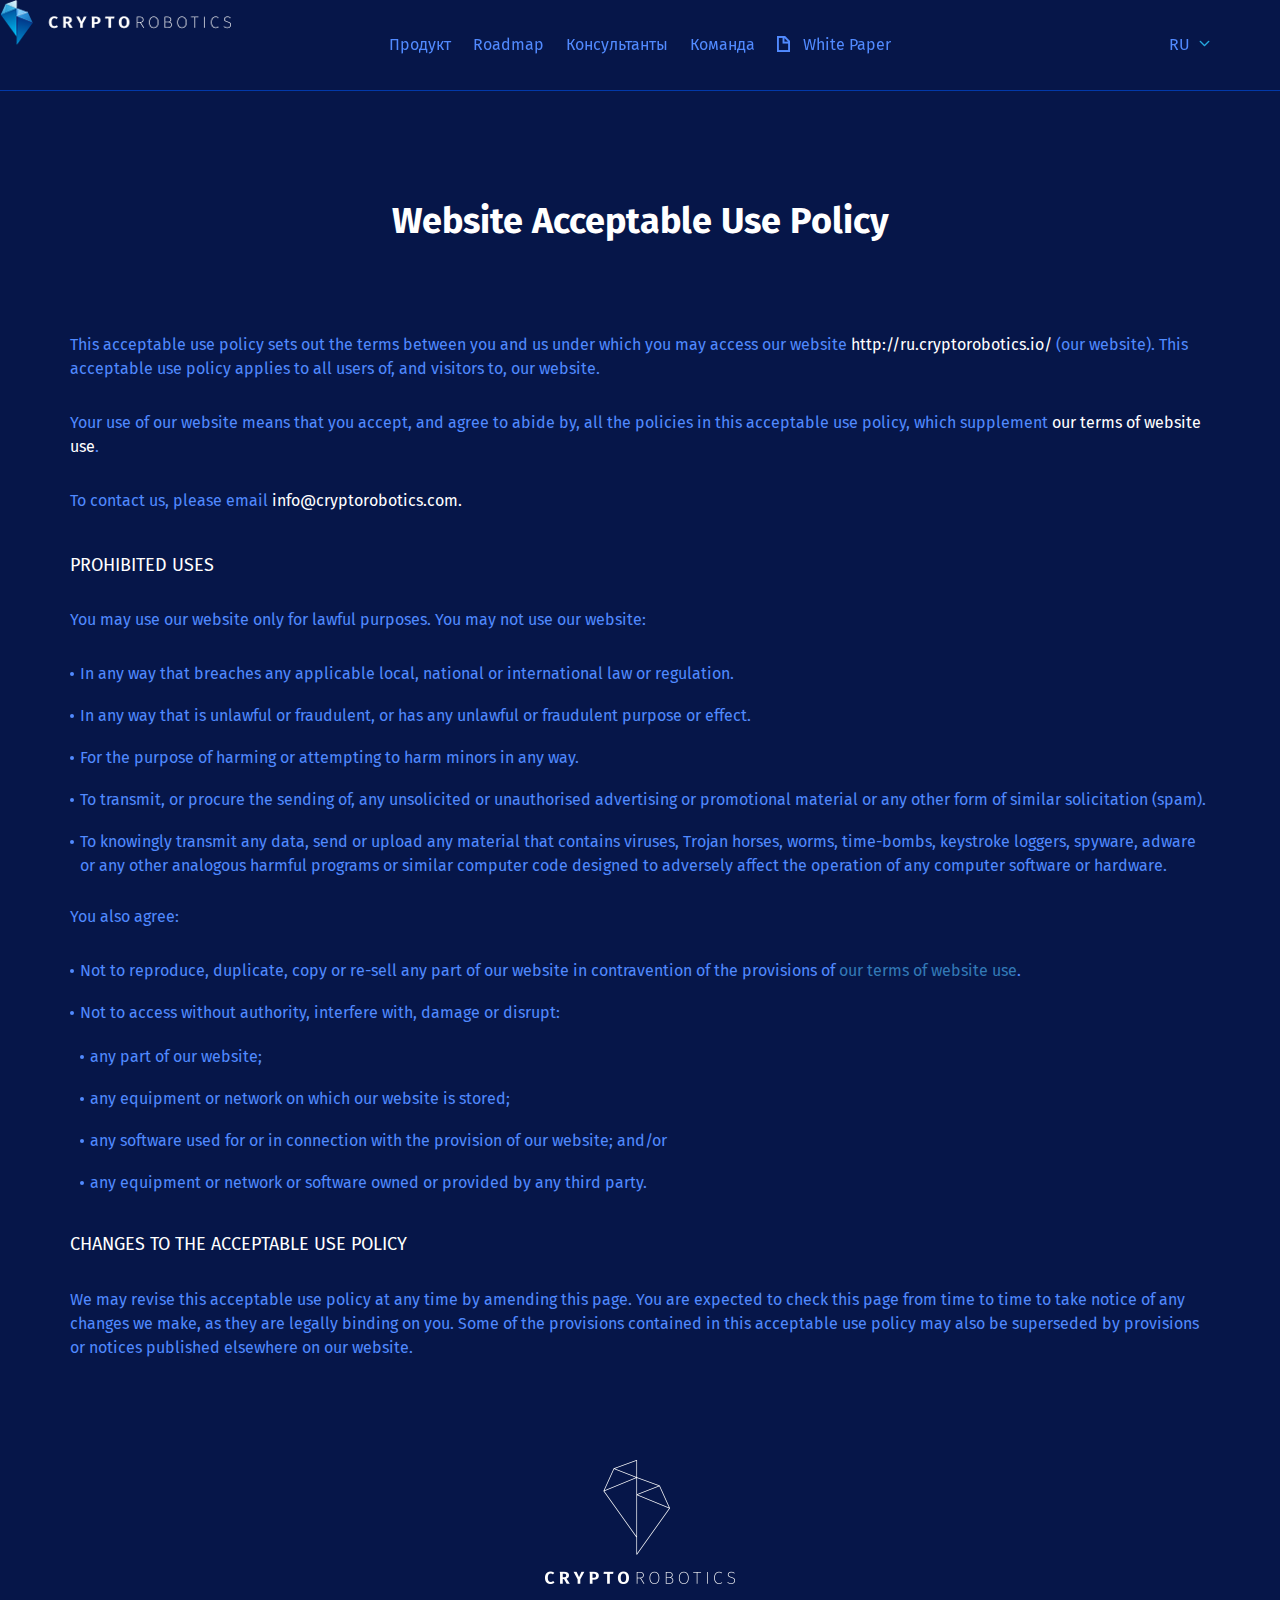
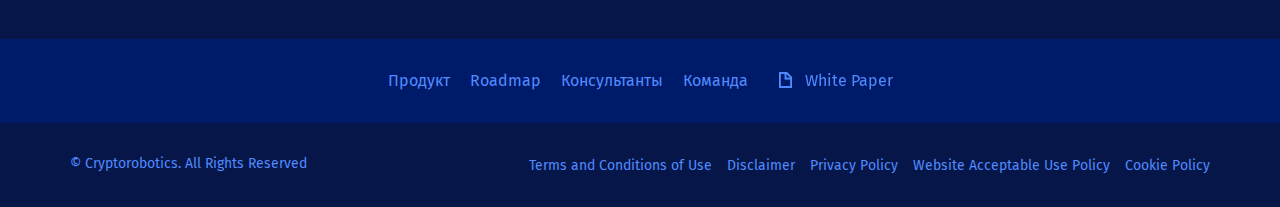
<file: page-4-ru.html>
<!DOCTYPE html>
<html lang="ru">
<head>
    <meta charset="UTF-8">
    <title>Cryptorobotics</title>
    <link rel="shortcut icon" href="favicon.ico" type="image/x-icon">
    <meta http-equiv="X-UA-Compatible" content="IE=edge">
    <meta name="viewport" content="width=device-width, initial-scale=1">
    <link href="css/bootstrap.min.css" rel="stylesheet">
    <link href="css/slick.css" rel="stylesheet">
    <link href="css/style-t.css?v=4.0" rel="stylesheet">
    <link href="css/style.css?v=4.0" rel="stylesheet">
    <link href="css/media-t.css?v=4.0" rel="stylesheet">  
    <link href="css/media.css?v=4.0" rel="stylesheet">
    <link href="css/style_tatia_new.css?v=4.0" rel="stylesheet">
</head>

<body> 

    <div class="all-content" data-leng="ru">
    <section class="sec-lvl-1">
        <div class="header-nav every-time-scrolled">
            <div class="container">
                <div class="row">
                    <div class="col-md-12">
                        <div class="flex-menu">
                            <div class="side left-side">

                            </div>
                            <div class="side mid-side">
                                <button type="button" class="navbar-toggle" data-toggle="collapse" data-target="#fixed-menu">
                                    <span class="sr-only">Toggle navigation</span>
                                    <span class="icon-bar"></span>
                                    <span class="icon-bar"></span>
                                    <span class="icon-bar"></span>
                                </button>
                                <div class="collapse navbar-collapse" id="fixed-menu">
                                    <ul class="menu-list">
                                        <li class="first-itm">
                                            <a class="for-js-code" href="http://ru.cryptorobotics.io/#solution">Продукт</a>
                                        </li>
                                        <li class="first-itm">
                                            <a class="for-js-code" href="http://ru.cryptorobotics.io/#road-map">Roadmap</a>
                                        </li>
                                        <li class="first-itm">
                                            <a class="for-js-code" href="http://ru.cryptorobotics.io/#consultants">Консультанты</a>
                                        </li>
                                         
                                        <li class="first-itm">
                                            <a class="for-js-code" href="http://ru.cryptorobotics.io/#team">Команда</a>
                                        </li>
                                         
                                        <li class="first-itm">
                                            <a target="_blank" class="img-white-paper-icon" href="img/WP_RUS.pdf">White Paper</a>
                                        </li>
                                       
                                       
                                        
                                        <!--
                                        <li class="first-itm">
                                            <a href="#news">Пресса</a>
                                        </li>
-->
                                        <!--
                                        <li class="first-itm">
                                            <a href="#faqs">FAQ</a>
                                        </li>-->
                                        

                                    </ul>
                                </div>
                            </div>
                            <div class="side right-side">
                                <div class="flex-lang">
                                    <div class="lang-wrapp" style="margin-right:0;">
                                        <div class="lang">Ru</div>
                                        <div class="lang-list">
                                            <a class="active">Ru</a>
                                            <a href="http://cryptorobotics.io">En</a>
                                            
                                        </div>
                                    </div>
                                    <!--
                                    <a class="login" href="#">личный кабинет</a>
                                    -->
                                </div>
                            </div>
                        </div>
                    </div>
                </div>
            </div>
        </div>
        
        <div class="header-nav">
            <div class="container">
                <div class="row">
                    <div class="col-md-12">
                        <div class="flex-menu">
                            <div class="side left-side">
                                <div class="rel-wr">
                                    <a href="http://ru.cryptorobotics.io/">
                                        <img src="img/logo-nav.png" class="img-responsive" alt="">
                                    </a>
                                </div>
                            </div>
                            <div class="side mid-side">
                                <button type="button" class="navbar-toggle" data-toggle="collapse" data-target="#menu">
                                    <span class="sr-only">Toggle navigation</span>
                                    <span class="icon-bar"></span>
                                    <span class="icon-bar"></span>
                                    <span class="icon-bar"></span>
                                </button>
                                <div class="collapse navbar-collapse" id="menu">
                                    <ul class="menu-list">
                                       <li class="first-itm">
                                            <a class="for-js-code" href="http://ru.cryptorobotics.io/#solution">Продукт</a>
                                        </li>
                                        <li class="first-itm">
                                            <a class="for-js-code" href="http://ru.cryptorobotics.io/#road-map">Roadmap</a>
                                        </li>
                                         <li class="first-itm">
                                            <a class="for-js-code" href="http://ru.cryptorobotics.io/#consultants">Консультанты</a>
                                        </li>
                                        <li class="first-itm">
                                            <a class="for-js-code" href="http://ru.cryptorobotics.io/#team">Команда</a>
                                        </li>
                                        
                                        
                                        <li class="first-itm">
                                            <a target="_blank" class="img-white-paper-icon" href="img/WP_RUS.pdf">White Paper</a>
                                        </li>
                                        
                                        <!--
                                        <li class="first-itm">
                                            <a href="#news">Пресса</a>
                                        </li>
-->
                                        <!--
                                        <li class="first-itm">
                                            <a href="#faqs">FAQ</a>
                                        </li>-->
                                        
                                    </ul>
                                </div>
                            </div>
                            <div class="side right-side">
                                <div class="flex-lang">
                                     <div class="lang-wrapp" style="margin-right:0;">
                                        <div class="lang">Ru</div>
                                        <div class="lang-list">
                                            <a class="active">Ru</a>
                                            <a href="http://cryptorobotics.io">En</a>
                                            
                                        </div>
                                    </div>
                                  <!--
                                    <a class="login" href="#">личный кабинет</a>
    -->
                                </div>
                            </div>
                        </div>
                    </div>
                </div>
            </div>
        </div>
    </section>
   
    <section class="all-terms-wrapp">
        <div class="container">
            <div class="row">
                <div class="col-md-12">
                    <h1>Website Acceptable Use Policy</h1>
                    <p>This acceptable use policy sets out the terms between you and us under which you may access our website <a href="http://ru.cryptorobotics.io/">http://ru.cryptorobotics.io/</a> (our website). This acceptable use policy applies to all users of, and visitors to, our website.</p>
                    <p>Your use of our website means that you accept, and agree to abide by, all the policies in this acceptable use policy, which supplement <a href="http://ru.cryptorobotics.io/page-1-ru.html">our terms of website use</a>.</p>
                    <p>To contact us, please email <strong>info@cryptorobotics.com.</strong></p>
                    <h3>PROHIBITED USES</h3>
                    <p>You may use our website only for lawful purposes.  You may not use our website:</p>
                    <ul>
                        <li>In any way that breaches any applicable local, national or international law or regulation.</li>
                        <li>In any way that is unlawful or fraudulent, or has any unlawful or fraudulent purpose or effect.</li>
                        <li>For the purpose of harming or attempting to harm minors in any way.</li>
                        <li>To transmit, or procure the sending of, any unsolicited or unauthorised advertising or promotional material or any other form of similar solicitation (spam).</li>
                        <li>To knowingly transmit any data, send or upload any material that contains viruses, Trojan horses, worms, time-bombs, keystroke loggers, spyware, adware or any other analogous harmful programs or similar computer code designed to adversely affect the operation of any computer software or hardware.</li>
                        
                    </ul>
                    <p>You also agree:</p>
                    <ul>
                        <li>Not to reproduce, duplicate, copy or re-sell any part of our website in contravention of the provisions of <a href="http://ru.cryptorobotics.io/page-1-ru.html">our terms of website use</a>.</li>
                        <li>Not to access without authority, interfere with, damage or disrupt:
                            <ul>
                                <li>any part of our website;</li>
                                <li>any equipment or network on which our website is stored;</li>
                                <li>any software used for or in connection with the provision of our website; and/or</li>
                                <li>any equipment or network or software owned or provided by any third party.</li>
                                
                            </ul>
                        </li>
                        
                    </ul>
                    <h3>CHANGES TO THE ACCEPTABLE USE POLICY</h3>
                    <p>We may revise this acceptable use policy at any time by amending this page. You are expected to check this page from time to time to take notice of any changes we make, as they are legally binding on you. Some of the provisions contained in this acceptable use policy may also be superseded by provisions or notices published elsewhere on our website.</p>
                </div>
            </div>
        </div>    
    </section>

    
    
   
   
    <footer>
        <div class="container">
            <div class="row">
                <div class="col-md-12">
                    <div class="logo"><img src="img/footer_logo.png" alt=""></div>
                </div>
            </div>
        </div>
        <ul class="menu">
            <li class="first-itm">
                <a  href="http://ru.cryptorobotics.io/#solution">Продукт</a>
            </li>
            <li class="first-itm">
                <a  href="http://ru.cryptorobotics.io/#road-map">Roadmap</a>
            </li>
            <li class="first-itm">
                <a href="http://ru.cryptorobotics.io/#consultants">Консультанты</a>
            </li>
            <li class="first-itm">
                <a  href="http://ru.cryptorobotics.io/#team">Команда</a>
            </li>
            <li class="first-itm">
                <a target="_blank" class="img-white-paper-icon" href="img/WP_RUS.pdf">White Paper</a>
            </li>
        </ul>
        <div class="for-z-index-up">
        <div class="container">
            <div class="row sm-flex-box">
                <div class="col-lg-4 col-md-4 col-sm-12">
                    <p class="copy">&copy; Cryptorobotics. All Rights Reserved</p>
                </div>
                <div class="col-lg-8 col-md-8 col-sm-12">
                    <ul class="footer_submenu">
                        <li><a href="http://ru.cryptorobotics.io/page-1-ru.html">Terms and Conditions of Use</a></li>
                        <li><a href="http://ru.cryptorobotics.io/page-2-ru.html">Disclaimer</a></li>
                        <li><a href="http://ru.cryptorobotics.io/page-3-ru.html">Privacy Policy</a></li>
                        <li><a href="http://ru.cryptorobotics.io/page-4-ru.html">Website Acceptable Use Policy</a></li>
                        <li><a href="http://ru.cryptorobotics.io/page-5-ru.html">Cookie Policy</a></li>
                    </ul>
                </div>
            </div>
        </div>
        </div>
    </footer>
    
    </div>
    
    
    
    
    
    
    
    
    
    
    
    
    
    
    
    
    
    <script src="js/jquery.js"></script>
    <script src="js/Chart.bundle.js"></script>
    <script src="js/Chart.min.js"></script>

    <script src="js/bootstrap.min.js"></script>
    <script src="js/slick.min.js"></script>

    <script src="js/scripts-other-pages.js"></script>
</body>

</html>
</file>
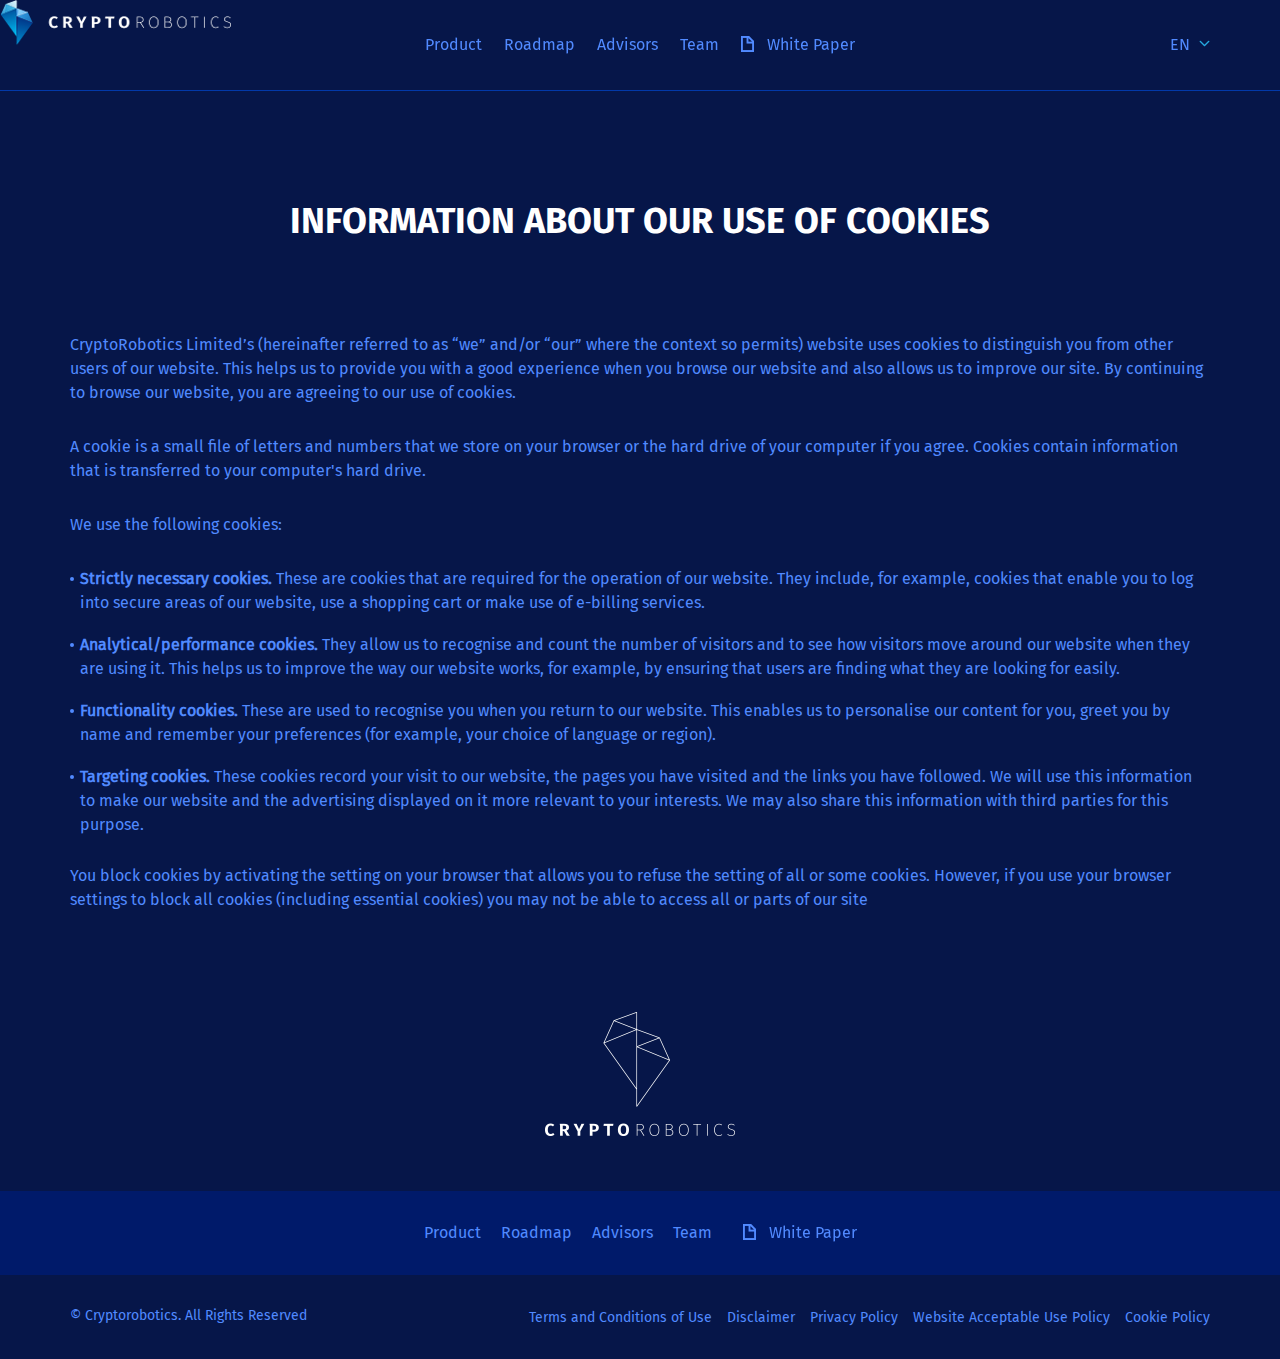
<file: page-5-en.html>
<!DOCTYPE html>
<html lang="ru">
<head>
    <meta charset="UTF-8">
    <title>Cryptorobotics</title>
    <link rel="shortcut icon" href="favicon.ico" type="image/x-icon">
    <meta http-equiv="X-UA-Compatible" content="IE=edge">
    <meta name="viewport" content="width=device-width, initial-scale=1">
    <link href="css/bootstrap.min.css" rel="stylesheet">
    <link href="css/slick.css" rel="stylesheet">
    <link href="css/style-t.css?v=4.0" rel="stylesheet">
    <link href="css/style.css?v=4.0" rel="stylesheet">
    <link href="css/media-t.css?v=4.0" rel="stylesheet">  
    <link href="css/media.css?v=4.0" rel="stylesheet">
    <link href="css/style_tatia_new.css?v=4.0" rel="stylesheet">
</head>

<body> 

    <div class="all-content" data-leng="en">
    <section class="sec-lvl-1">
        <div class="header-nav every-time-scrolled">
            <div class="container">
                <div class="row">
                    <div class="col-md-12">
                        <div class="flex-menu">
                            <div class="side left-side">

                            </div>
                            <div class="side mid-side">
                                <button type="button" class="navbar-toggle" data-toggle="collapse" data-target="#fixed-menu">
                                    <span class="sr-only">Toggle navigation</span>
                                    <span class="icon-bar"></span>
                                    <span class="icon-bar"></span>
                                    <span class="icon-bar"></span>
                                </button>
                                <div class="collapse navbar-collapse" id="fixed-menu">
                                    <ul class="menu-list">
                                        <li class="first-itm">
                                            <a class="for-js-code" href="https://cryptorobotics.io/#solution">Product</a>
                                        </li>
                                        <li class="first-itm">
                                            <a class="for-js-code" href="https://cryptorobotics.io/#road-map">Roadmap</a>
                                        </li>
                                        
                                         <li class="first-itm">
                                            <a class="for-js-code" href="https://cryptorobotics.io/#consultants">Advisors</a>
                                        </li>
                                         <li class="first-itm">
                                            <a class="for-js-code" href="https://cryptorobotics.io/#team">Team</a>
                                        </li>
                                        <li class="first-itm">
                                            <a target="_blank" class="img-white-paper-icon" href="img/WP_ENG.pdf">White Paper</a>
                                        </li>
                                       
                                       
                                        
                                        <!--
                                        <li class="first-itm">
                                            <a href="#news">Пресса</a>
                                        </li>
-->
                                        <!--
                                        <li class="first-itm">
                                            <a href="#faqs">FAQ</a>
                                        </li>-->
                                        

                                    </ul>
                                </div>
                            </div>
                            <div class="side right-side">
                                <div class="flex-lang">
                                    <div class="lang-wrapp" style="margin-right:0;">
                                        <div class="lang">En</div>
                                        <div class="lang-list">
                                            <a href="http://ru.cryptorobotics.io">Ru</a>
                                            <a class="active">En</a>
                                        </div>
                                    </div>
                                    <!--
                                    <a class="login" href="#">личный кабинет</a>
                                    -->
                                </div>
                            </div>
                        </div>
                    </div>
                </div>
            </div>
        </div>
        
        <div class="header-nav">
            <div class="container">
                <div class="row">
                    <div class="col-md-12">
                        <div class="flex-menu">
                            <div class="side left-side">
                                <div class="rel-wr">
                                    <a href="https://cryptorobotics.io/">
                                        <img src="img/logo-nav.png" class="img-responsive" alt="">
                                    </a>
                                </div>
                            </div>
                            <div class="side mid-side">
                                <button type="button" class="navbar-toggle" data-toggle="collapse" data-target="#menu">
                                    <span class="sr-only">Toggle navigation</span>
                                    <span class="icon-bar"></span>
                                    <span class="icon-bar"></span>
                                    <span class="icon-bar"></span>
                                </button>
                                <div class="collapse navbar-collapse" id="menu">
                                    <ul class="menu-list">
                                       <li class="first-itm">
                                            <a class="for-js-code" href="https://cryptorobotics.io/#solution">Product</a>
                                        </li>
                                        <li class="first-itm">
                                            <a class="for-js-code" href="https://cryptorobotics.io/#road-map">Roadmap</a>
                                        </li>
                                       
                                         <li class="first-itm">
                                            <a class="for-js-code" href="https://cryptorobotics.io/#consultants">Advisors</a>
                                        </li>
                                         <li class="first-itm">
                                            <a class="for-js-code" href="https://cryptorobotics.io/#team">Team</a>
                                        </li>
                                        <li class="first-itm">
                                            <a target="_blank" class="img-white-paper-icon" href="img/WP_ENG.pdf">White Paper</a>
                                        </li>
                                        
                                        <!--
                                        <li class="first-itm">
                                            <a href="#news">Пресса</a>
                                        </li>
-->
                                        <!--
                                        <li class="first-itm">
                                            <a href="#faqs">FAQ</a>
                                        </li>-->
                                        
                                    </ul>
                                </div>
                            </div>
                            <div class="side right-side">
                                <div class="flex-lang">
                                     <div class="lang-wrapp" style="margin-right:0;">
                                        <div class="lang">En</div>
                                        <div class="lang-list">
                                            <a href="http://ru.cryptorobotics.io">Ru</a>
                                            <a class="active">En</a>
                                        </div>
                                    </div>
                                  <!--
                                    <a class="login" href="#">личный кабинет</a>
    -->
                                </div>
                            </div>
                        </div>
                    </div>
                </div>
            </div>
        </div>
        
    </section>
     
    <section class="all-terms-wrapp">
        <div class="container">
            <div class="row">
                <div class="col-md-12">
             
                    <h1>INFORMATION ABOUT OUR USE OF COOKIES</h1>
                    
                    <p>CryptoRobotics Limited’s (hereinafter referred to as “we” and/or “our” where the context so permits) website uses cookies to distinguish you from other users of our website. This helps us to provide you with a good experience when you browse our website and also allows us to improve our site. By continuing to browse our website, you are agreeing to our use of cookies.</p>
                    <p>A cookie is a small file of letters and numbers that we store on your browser or the hard drive of your computer if you agree. Cookies contain information that is transferred to your computer's hard drive.</p>
                    <p>We use the following cookies:</p>
                    <ul>
                        <li><strong>Strictly necessary cookies.</strong> These are cookies that are required for the operation of our website. They include, for example, cookies that enable you to log into secure areas of our website, use a shopping cart or make use of e-billing services.</li>
                        <li><strong>Analytical/performance cookies.</strong> They allow us to recognise and count the number of visitors and to see how visitors move around our website when they are using it. This helps us to improve the way our website works, for example, by ensuring that users are finding what they are looking for easily.</li>
                        <li><strong>Functionality cookies.</strong> These are used to recognise you when you return to our website. This enables us to personalise our content for you, greet you by name and remember your preferences (for example, your choice of language or region).</li>
                        <li><strong>Targeting cookies.</strong> These cookies record your visit to our website, the pages you have visited and the links you have followed. We will use this information to make our website and the advertising displayed on it more relevant to your interests. We may also share this information with third parties for this purpose.</li>
                    </ul>
                    <p>You block cookies by activating the setting on your browser that allows you to refuse the setting of all or some cookies. However, if you use your browser settings to block all cookies (including essential cookies) you may not be able to access all or parts of our site</p>
                </div>
            </div>
        </div>    
    </section>
    
    
    

    
    
    

    
    

    <footer>
        <div class="container">
            <div class="row">
                <div class="col-md-12">
                    <div class="logo"><img src="img/footer_logo.png" alt=""></div>
                </div>
            </div>
        </div>
        <ul class="menu">
            <li class="first-itm">
                <a  href="https://cryptorobotics.io/#solution">Product</a>
            </li>
            <li class="first-itm">
                <a  href="https://cryptorobotics.io/#road-map">Roadmap</a>
            </li>
            <li class="first-itm">
                <a href="https://cryptorobotics.io/#consultants">Advisors</a>
            </li>
            <li class="first-itm">
                <a  href="https://cryptorobotics.io/#team">Team</a>
            </li>
           
            
            <li class="first-itm">
                <a target="_blank" class="img-white-paper-icon" href="img/WP_ENG.pdf">White Paper</a>
            </li>
        </ul>
        <div class="container">
            <div class="row sm-flex-box">
                <div class="col-lg-4 col-md-4 col-sm-12">
                    <p class="copy">&copy; Cryptorobotics. All Rights Reserved</p>
                </div>
                <div class="col-lg-8 col-md-8 col-sm-12">
                    <ul class="footer_submenu">
                        <li><a href="https://cryptorobotics.io/page-1-en.html">Terms and Conditions of Use</a></li>
                        <li><a href="https://cryptorobotics.io/page-2-en.html">Disclaimer</a></li>
                        <li><a href="https://cryptorobotics.io/page-3-en.html">Privacy Policy</a></li>
                        <li><a href="https://cryptorobotics.io/page-4-en.html">Website Acceptable Use Policy</a></li>
                        <li><a href="https://cryptorobotics.io/page-5-en.html">Cookie Policy</a></li>
                    </ul>
                </div>
            </div>
        </div>
    </footer>
    </div>

    
    
    
    
    
    
    <script src="js/jquery.js"></script>
    <script src="js/Chart.bundle.js"></script>
    <script src="js/Chart.min.js"></script>

    <script src="js/bootstrap.min.js"></script>
    <script src="js/slick.min.js"></script>
    
    <script src="js/scripts-other-pages.js"></script>
</body>

</html>
</file>
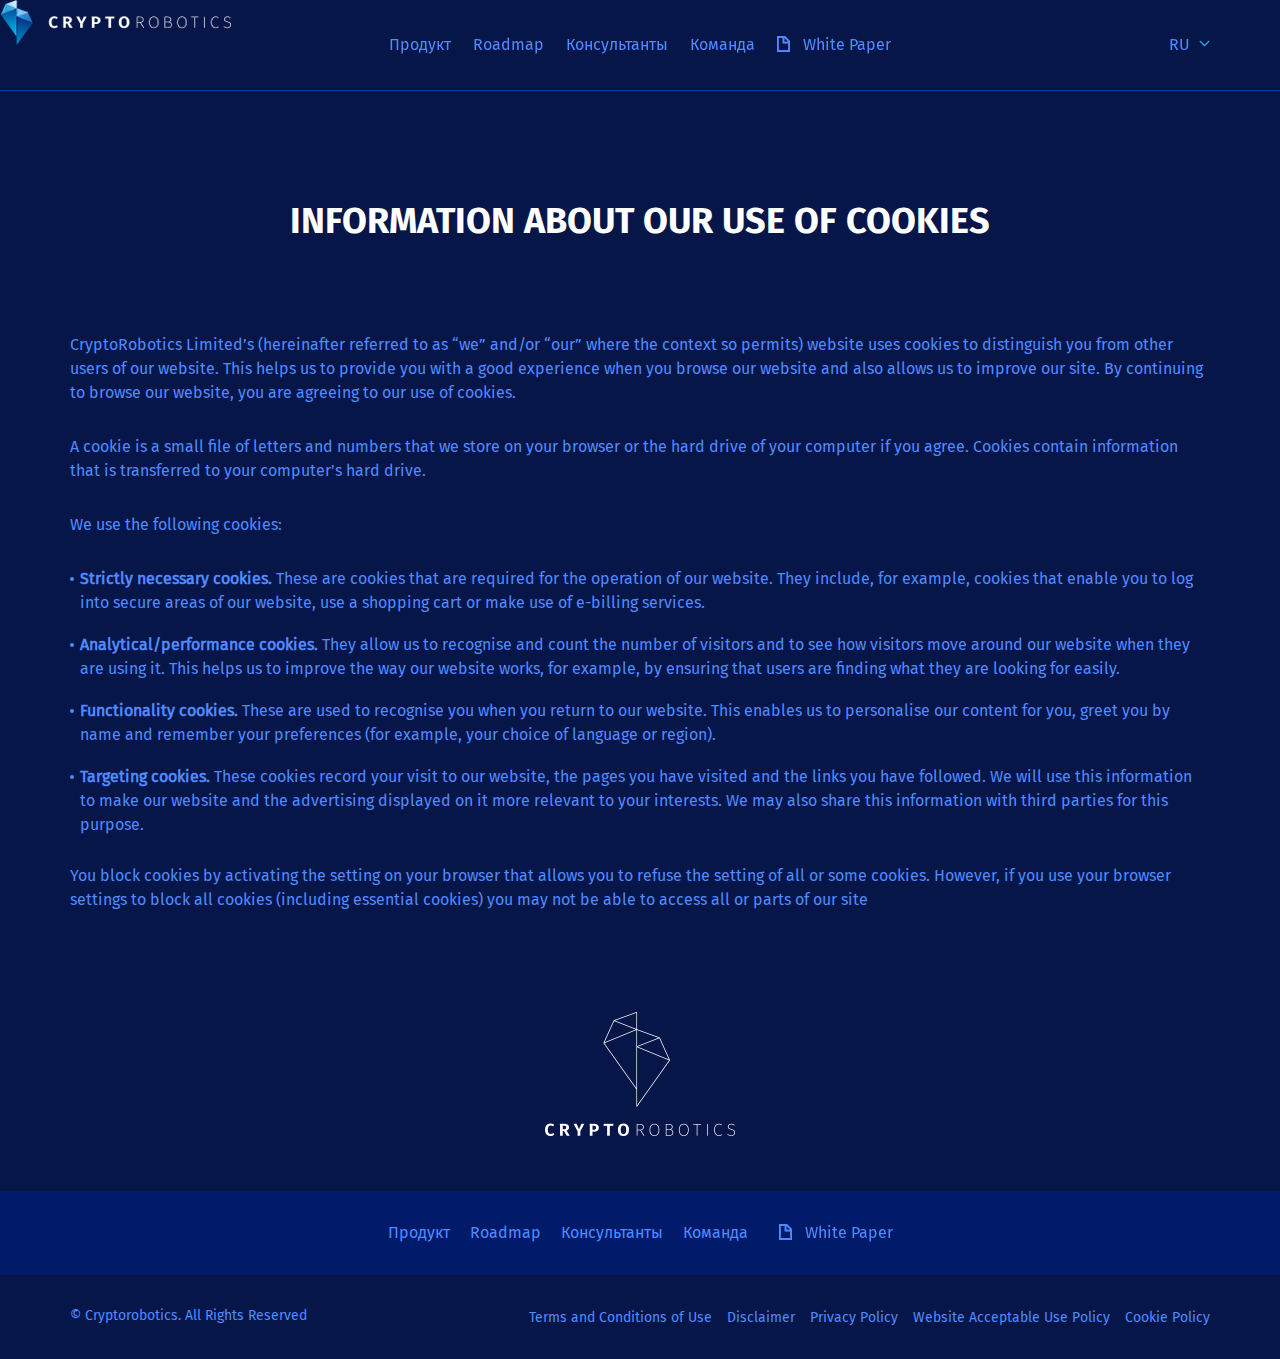
<file: page-5-ru.html>
<!DOCTYPE html>
<html lang="ru">
<head>
    <meta charset="UTF-8">
    <title>Cryptorobotics</title>
    <link rel="shortcut icon" href="favicon.ico" type="image/x-icon">
    <meta http-equiv="X-UA-Compatible" content="IE=edge">
    <meta name="viewport" content="width=device-width, initial-scale=1">
    <link href="css/bootstrap.min.css" rel="stylesheet">
    <link href="css/slick.css" rel="stylesheet">
    <link href="css/style-t.css?v=4.0" rel="stylesheet">
    <link href="css/style.css?v=4.0" rel="stylesheet">
    <link href="css/media-t.css?v=4.0" rel="stylesheet">  
    <link href="css/media.css?v=4.0" rel="stylesheet">
    <link href="css/style_tatia_new.css?v=4.0" rel="stylesheet">
</head>

<body> 

    <div class="all-content" data-leng="ru">
    <section class="sec-lvl-1">
        <div class="header-nav every-time-scrolled">
            <div class="container">
                <div class="row">
                    <div class="col-md-12">
                        <div class="flex-menu">
                            <div class="side left-side">

                            </div>
                            <div class="side mid-side">
                                <button type="button" class="navbar-toggle" data-toggle="collapse" data-target="#fixed-menu">
                                    <span class="sr-only">Toggle navigation</span>
                                    <span class="icon-bar"></span>
                                    <span class="icon-bar"></span>
                                    <span class="icon-bar"></span>
                                </button>
                                <div class="collapse navbar-collapse" id="fixed-menu">
                                    <ul class="menu-list">
                                        <li class="first-itm">
                                            <a class="for-js-code" href="http://ru.cryptorobotics.io/#solution">Продукт</a>
                                        </li>
                                        <li class="first-itm">
                                            <a class="for-js-code" href="http://ru.cryptorobotics.io/#road-map">Roadmap</a>
                                        </li>
                                        <li class="first-itm">
                                            <a class="for-js-code" href="http://ru.cryptorobotics.io/#consultants">Консультанты</a>
                                        </li>
                                         
                                        <li class="first-itm">
                                            <a class="for-js-code" href="http://ru.cryptorobotics.io/#team">Команда</a>
                                        </li>
                                         
                                        <li class="first-itm">
                                            <a target="_blank" class="img-white-paper-icon" href="img/WP_RUS.pdf">White Paper</a>
                                        </li>
                                       
                                       
                                        
                                        <!--
                                        <li class="first-itm">
                                            <a href="#news">Пресса</a>
                                        </li>
-->
                                        <!--
                                        <li class="first-itm">
                                            <a href="#faqs">FAQ</a>
                                        </li>-->
                                        

                                    </ul>
                                </div>
                            </div>
                            <div class="side right-side">
                                <div class="flex-lang">
                                    <div class="lang-wrapp" style="margin-right:0;">
                                        <div class="lang">Ru</div>
                                        <div class="lang-list">
                                            <a class="active">Ru</a>
                                            <a href="http://cryptorobotics.io">En</a>
                                            
                                        </div>
                                    </div>
                                    <!--
                                    <a class="login" href="#">личный кабинет</a>
                                    -->
                                </div>
                            </div>
                        </div>
                    </div>
                </div>
            </div>
        </div>
        
        <div class="header-nav">
            <div class="container">
                <div class="row">
                    <div class="col-md-12">
                        <div class="flex-menu">
                            <div class="side left-side">
                                <div class="rel-wr">
                                    <a href="http://ru.cryptorobotics.io/">
                                        <img src="img/logo-nav.png" class="img-responsive" alt="">
                                    </a>
                                </div>
                            </div>
                            <div class="side mid-side">
                                <button type="button" class="navbar-toggle" data-toggle="collapse" data-target="#menu">
                                    <span class="sr-only">Toggle navigation</span>
                                    <span class="icon-bar"></span>
                                    <span class="icon-bar"></span>
                                    <span class="icon-bar"></span>
                                </button>
                                <div class="collapse navbar-collapse" id="menu">
                                    <ul class="menu-list">
                                       <li class="first-itm">
                                            <a class="for-js-code" href="http://ru.cryptorobotics.io/#solution">Продукт</a>
                                        </li>
                                        <li class="first-itm">
                                            <a class="for-js-code" href="http://ru.cryptorobotics.io/#road-map">Roadmap</a>
                                        </li>
                                         <li class="first-itm">
                                            <a class="for-js-code" href="http://ru.cryptorobotics.io/#consultants">Консультанты</a>
                                        </li>
                                        <li class="first-itm">
                                            <a class="for-js-code" href="http://ru.cryptorobotics.io/#team">Команда</a>
                                        </li>
                                        
                                        
                                        <li class="first-itm">
                                            <a target="_blank" class="img-white-paper-icon" href="img/WP_RUS.pdf">White Paper</a>
                                        </li>
                                        
                                        <!--
                                        <li class="first-itm">
                                            <a href="#news">Пресса</a>
                                        </li>
-->
                                        <!--
                                        <li class="first-itm">
                                            <a href="#faqs">FAQ</a>
                                        </li>-->
                                        
                                    </ul>
                                </div>
                            </div>
                            <div class="side right-side">
                                <div class="flex-lang">
                                     <div class="lang-wrapp" style="margin-right:0;">
                                        <div class="lang">Ru</div>
                                        <div class="lang-list">
                                            <a class="active">Ru</a>
                                            <a href="http://cryptorobotics.io">En</a>
                                            
                                        </div>
                                    </div>
                                  <!--
                                    <a class="login" href="#">личный кабинет</a>
    -->
                                </div>
                            </div>
                        </div>
                    </div>
                </div>
            </div>
        </div>
    </section>
   
    <section class="all-terms-wrapp">
        <div class="container">
            <div class="row">
                <div class="col-md-12">
             
                    <h1>INFORMATION ABOUT OUR USE OF COOKIES</h1>
                    
                    <p>CryptoRobotics Limited’s (hereinafter referred to as “we” and/or “our” where the context so permits) website uses cookies to distinguish you from other users of our website. This helps us to provide you with a good experience when you browse our website and also allows us to improve our site. By continuing to browse our website, you are agreeing to our use of cookies.</p>
                    <p>A cookie is a small file of letters and numbers that we store on your browser or the hard drive of your computer if you agree. Cookies contain information that is transferred to your computer's hard drive.</p>
                    <p>We use the following cookies:</p>
                    <ul>
                        <li><strong>Strictly necessary cookies.</strong> These are cookies that are required for the operation of our website. They include, for example, cookies that enable you to log into secure areas of our website, use a shopping cart or make use of e-billing services.</li>
                        <li><strong>Analytical/performance cookies.</strong> They allow us to recognise and count the number of visitors and to see how visitors move around our website when they are using it. This helps us to improve the way our website works, for example, by ensuring that users are finding what they are looking for easily.</li>
                        <li><strong>Functionality cookies.</strong> These are used to recognise you when you return to our website. This enables us to personalise our content for you, greet you by name and remember your preferences (for example, your choice of language or region).</li>
                        <li><strong>Targeting cookies.</strong> These cookies record your visit to our website, the pages you have visited and the links you have followed. We will use this information to make our website and the advertising displayed on it more relevant to your interests. We may also share this information with third parties for this purpose.</li>
                    </ul>
                    <p>You block cookies by activating the setting on your browser that allows you to refuse the setting of all or some cookies. However, if you use your browser settings to block all cookies (including essential cookies) you may not be able to access all or parts of our site</p>
                </div>
            </div>
        </div>    
    </section>

    
    
   
   
    <footer>
        <div class="container">
            <div class="row">
                <div class="col-md-12">
                    <div class="logo"><img src="img/footer_logo.png" alt=""></div>
                </div>
            </div>
        </div>
        <ul class="menu">
            <li class="first-itm">
                <a  href="http://ru.cryptorobotics.io/#solution">Продукт</a>
            </li>
            <li class="first-itm">
                <a  href="http://ru.cryptorobotics.io/#road-map">Roadmap</a>
            </li>
            <li class="first-itm">
                <a href="http://ru.cryptorobotics.io/#consultants">Консультанты</a>
            </li>
            <li class="first-itm">
                <a  href="http://ru.cryptorobotics.io/#team">Команда</a>
            </li>
            <li class="first-itm">
                <a target="_blank" class="img-white-paper-icon" href="img/WP_RUS.pdf">White Paper</a>
            </li>
        </ul>
        <div class="for-z-index-up">
        <div class="container">
            <div class="row sm-flex-box">
                <div class="col-lg-4 col-md-4 col-sm-12">
                    <p class="copy">&copy; Cryptorobotics. All Rights Reserved</p>
                </div>
                <div class="col-lg-8 col-md-8 col-sm-12">
                    <ul class="footer_submenu">
                        <li><a href="http://ru.cryptorobotics.io/page-1-ru.html">Terms and Conditions of Use</a></li>
                        <li><a href="http://ru.cryptorobotics.io/page-2-ru.html">Disclaimer</a></li>
                        <li><a href="http://ru.cryptorobotics.io/page-3-ru.html">Privacy Policy</a></li>
                        <li><a href="http://ru.cryptorobotics.io/page-4-ru.html">Website Acceptable Use Policy</a></li>
                        <li><a href="http://ru.cryptorobotics.io/page-5-ru.html">Cookie Policy</a></li>
                    </ul>
                </div>
            </div>
        </div>
        </div>
    </footer>
    
    </div>
    
    
    
    
    
    
    
    
    
    
    
    
    
    
    
    
    
    <script src="js/jquery.js"></script>
    <script src="js/Chart.bundle.js"></script>
    <script src="js/Chart.min.js"></script>

    <script src="js/bootstrap.min.js"></script>
    <script src="js/slick.min.js"></script>

    <script src="js/scripts-other-pages.js"></script>
</body>

</html>
</file>
<file: css/style-t.css>
@charset "UTF-8";
@font-face {
  font-family: "FiraSans";
  src: url(../fonts/FiraSans-Regular.eot);
  src: local("☺"), url("../fonts/FiraSans-Regular.ttf") format("truetype");
  font-weight: normal;
  font-style: normal; }
@font-face {
  font-family: "FiraSans-Bold";
  src: url(../fonts/FiraSans-Bold.eot);
  src: local("☺"), url("../fonts/FiraSans-Bold.ttf") format("truetype");
  font-weight: normal;
  font-style: normal; }
@font-face {
  font-family: "FiraSans-BoldItalic";
  src: url(../fonts/FiraSans-BoldItalic.eot);
  src: local("☺"), url("../fonts/FiraSans-BoldItalic.ttf") format("truetype");
  font-weight: normal;
  font-style: normal; }
body {
  font-family: "FiraSans"; }

#solution {
  padding: 70px 0; }
  #solution h2 {
    text-align: center;
    color: #0d264e;
    font: 36px FiraSans-Bold;
    margin-bottom: 35px; }
  #solution .img {
    margin-bottom: 30px; }
  #solution p {
    font-size: 16px;
    color: #0d264e;
    line-height: 1.7; }
  #solution .epigraph {
    font-size: 20px;
    color: #888;
    text-align: center;
    margin-bottom: 65px; }
  #solution ul {
    list-style: none;
    margin: 0;
    padding: 0; }
    #solution ul li {
      font-size: 16px;
      color: #0d264e;
      position: relative;
      padding-left: 25px;
      margin-bottom: 20px; }
      #solution ul li:before {
        content: '';
        display: block;
        width: 6px;
        height: 6px;
        border-radius: 6px;
        background: #25a9df;
        position: absolute;
        left: 0;
        top: 9px; }

#man {
  background: #0d264e;
  padding: 90px 0; }
  #man .man_wrap {
    position: relative;
    width: 100%;
    overflow: hidden; }
    #man .man_wrap:before {
      content: '';
      display: block;
      padding-top: 100%; }
    #man .man_wrap .img {
      position: absolute;
      top: 0;
      left: 0;
      bottom: 0;
      right: 0;
      background: center center no-repeat;
      background-size: cover; }
    #man .man_wrap .desc {
      position: absolute;
      bottom: 0;
      background: rgba(13, 38, 78, 0.6);
      color: white;
      left: 0;
      right: 0;
      padding: 20px;
      font-size: 14px;
      font-style: italic;
      color: white; }
  #man .man_text {
    padding-left: 90px;
    padding-top: 55px; }
    #man .man_text h5 {
      color: white;
      font: 36px FiraSans-Bold;
      margin-bottom: 35px; }
    #man .man_text p {
      font-size: 16px;
      color: #25a9df;
      line-height: 1.7;
      margin-bottom: 35px; }
      #man .man_text p.big {
        font-size: 20px; }
    #man .man_text .soc {
      display: -webkit-box;
      display: -ms-flexbox;
      display: flex; }
      #man .man_text .soc a {
        display: -webkit-box;
        display: -ms-flexbox;
        display: flex;
        width: 56px;
        height: 56px;
        border-radius: 56px;
        background: #0052fb;
        margin-right: 20px; }
        #man .man_text .soc a img {
          margin: auto; }

.people {
  padding: 90px 0; }
  .people h2 {
    text-align: center;
    color: #0d264e;
    font: 36px FiraSans-Bold;
    margin-bottom: 100px; }
  .people .human_wrap {
    position: relative;
    width: 100%;
    overflow: hidden;
    margin-bottom: 30px; }
    .people .human_wrap:before {
      content: '';
      display: block;
      padding-top: 100%; }
    .people .human_wrap .img {
      position: absolute;
      top: 0;
      left: 0;
      bottom: 0;
      right: 0;
      background: center center no-repeat;
      background-size: cover; }
    .people .human_wrap .desc {
      position: absolute;
      bottom: 0;
      background: rgba(13, 38, 78, 0.6);
      color: white;
      left: 0;
      right: 0;
      padding: 20px 0; }
      .people .human_wrap .desc .name {
        text-align: center;
        font: 17px FiraSans-Bold;
        margin: 0; }
      .people .human_wrap .desc .text {
        text-align: center;
        margin: 15px 0 0;
        font-size: 15px;
        line-height: 1.7;
        display: none; }
  .people .all_people {
    color: #0d264e;
    margin: 30px auto 0; }
    .people .all_people:hover {
      color: white; }

#news {
  background: #f2f5fa;
  padding: 90px 0; }
  #news h2 {
    text-align: center;
    color: #0d264e;
    font: 36px FiraSans-Bold;
    margin-bottom: 70px; }
  #news .news_item {
    cursor: pointer;
    margin-bottom: 30px;
    -webkit-box-shadow: 0 0 10px 5px rgba(0, 0, 0, 0.15);
            box-shadow: 0 0 10px 5px rgba(0, 0, 0, 0.15); }
    #news .news_item .img_wrap {
      position: relative;
      width: 100%;
      margin-bottom: 20px; }
      #news .news_item .img_wrap:before {
        content: '';
        display: block;
        padding-top: 62.1%; }
      #news .news_item .img_wrap .img {
        position: absolute;
        top: 0;
        left: 0;
        bottom: 0;
        right: 0;
        background: center center;
        background-size: cover; }
        #news .news_item .img_wrap .img:after {
          content: '';
          background: #001a6a;
          opacity: 0.5;
          display: block;
          position: absolute;
          top: 0;
          left: 0;
          right: 0;
          bottom: 0;
          -webkit-transition: 0.3s;
          transition: 0.3s; }
    #news .news_item .date {
      color: #888;
      font-size: 14px; }
    #news .news_item .title {
      color: #0d264e;
      font: 18px FiraSans-Bold;
      -webkit-transition: 0.3s;
      transition: 0.3s;
      line-height: 1.6;
      display: block;
      margin-top: 5px;
      text-decoration: none !important; }
    #news .news_item .read {
      color: #25a9df;
      text-transform: uppercase;
      display: inline-block;
      border-bottom: 1px solid #25a9df;
      font-size: 14px;
      margin-top: 10px;
      position: relative; }
      #news .news_item .read:after {
        position: absolute;
        content: '';
        width: 18px;
        height: 10px;
        display: block;
        background: url(../img/news_arrow.png) no-repeat center;
        right: -30px;
        top: 5px; }
    #news .news_item .new-hover:hover .img_wrap .img:after {
      opacity: 0; }
    #news .news_item .new-hover:hover .title {
      color: #25a9df; }
  #news #all_news {
    color: #0d264e;
    margin: 30px auto 0; }
    #news #all_news:hover {
      color: white; }

#rates {
  padding: 85px 0 90px; }
  #rates h2 {
    text-align: center;
    color: #0d264e;
    font: 36px FiraSans-Bold;
    margin-bottom: 80px; }
  #rates .rate {
    background: #f2f5fa;
    padding: 50px 40px 45px; }
    #rates .rate .num {
      color: #0d264e;
      font: 36px FiraSans-Bold;
      text-align: center;
      padding-bottom: 45px;
      position: relative; }
      #rates .rate .num:after {
        position: absolute;
        content: '';
        width: 100%;
        height: 1px;
        left: 0;
        bottom: 0;
        background: #ccc; }
    #rates .rate .img {
      min-height: 50px;
      display: -webkit-box;
      display: -ms-flexbox;
      display: flex;
      margin-top: 40px; }
      #rates .rate .img img {
        margin: auto; }

#faqs {
  background: #f2f5fa;
  padding: 90px 0; }
  #faqs h2 {
    text-align: center;
    color: #0d264e;
    font: 36px FiraSans-Bold;
    margin-bottom: 70px; }
  #faqs .faq {
    background: white;
    padding: 20px 30px;
    cursor: pointer;
    -webkit-transition: 0.3s;
    transition: 0.3s;
    margin-bottom: 10px; }
    #faqs .faq .question {
      color: #0d264e;
      font: 16px FiraSans-Bold;
      line-height: 1.7;
      position: relative;
      margin-bottom: 0;
      -webkit-transition: 0.3s;
      transition: 0.3s;
      padding-right: 25px; }
      #faqs .faq .question:after {
        content: '';
        display: block;
        width: 15px;
        height: 9px;
        position: absolute;
        right: 0;
        top: 50%;
        margin-top: -4.5px;
        background: url(../img/faq_arrows.png) no-repeat 0 0; }
    #faqs .faq .answer {
      font-size: 16px;
      line-height: 1.7;
      color: white; }
    #faqs .faq.opened {
      background: #25a9df; }
      #faqs .faq.opened .question {
        color: white;
        margin-bottom: 15px; }
        #faqs .faq.opened .question:after {
          background-position: 0 -9px; }
  #faqs #all_faq {
    margin: 50px auto 0;
    color: #0d264e; }
    #faqs #all_faq:hover {
      color: white; }

#contacts {
  background: #0d264e;
  position: relative;
  padding: 85px 0 90px; }
  #contacts h2 {
    color: white;
    font: 36px FiraSans-Bold;
    text-align: center;
    margin-bottom: 40px; }
  #contacts p {
    color: #25a9df;
    font-size: 20px;
    text-align: center;
    margin-bottom: 100px; }
  #contacts .icon {
    width: 56px;
    height: 56px;
    background: #004996;
    border-radius: 56px;
    margin: 0 auto 25px;
    display: -webkit-box;
    display: -ms-flexbox;
    display: flex; }
    #contacts .icon span {
      display: block;
      margin: auto;
      background-image: url(../img/contacts.png);
      background-repeat: no-repeat;
      width: 27px; }
    #contacts .icon.cont_addr span {
      background-position: 0 0;
      height: 28px; }
    #contacts .icon.cont_phone span {
      background-position: 0 -28px;
      height: 29px; }
    #contacts .icon.cont_phone span {
      background-position: 0 -28px;
      height: 29px; }
    #contacts .icon.cont_mail span {
      background-position: 0 -57px;
      height: 20px; }
  #contacts .addr, #contacts a {
    color: #25a9df;
    font-size: 18px;
    -webkit-transition: 0.3s;
    transition: 0.3s; }
  #contacts a:hover {
    color: white; }

footer {
  background: #f2f5fa;
  margin: 0;
  padding: 60px 0; }
  footer .logo {
    text-align: center; }
  footer .menu {
    margin: 55px 0 0;
    padding: 0;
    list-style: none;
    display: -webkit-box;
    display: -ms-flexbox;
    display: flex;
    -webkit-box-pack: center;
        -ms-flex-pack: center;
            justify-content: center; }
    footer .menu li {
      margin: 0 10px; }
      footer .menu li a, footer .menu li span {
        color: #888;
        font-size: 16px;
        cursor: pointer;
        -webkit-transition: 0.3s;
        transition: 0.3s; }
        footer .menu li a:hover, footer .menu li span:hover {
          color: #25a9df; }

/*# sourceMappingURL=style-t.css.map */
</file>
<file: css/style.css>
.all-content {
  overflow: hidden; }

.button-style {
  display: block;
  cursor: pointer;
  width: 100%;
  max-width: 220px;
  text-align: center;
  letter-spacing: 2px;
  padding: 16px 0;
  text-transform: uppercase;
  font-size: 12px;
  background: #001a6a;
  border-radius: 4px;
  font-weight: bold;
  -webkit-transition: 0.3s;
  transition: 0.3s;
  color: #fff;
  border: 1px solid #0239a9;
  -webkit-box-shadow: 0px 0px 20px 3px rgba(0, 82, 251, 0.25);
          box-shadow: 0px 0px 20px 3px rgba(0, 82, 251, 0.25); }
  .button-style:hover {
    border-color: #0052fb;
    -webkit-box-shadow: 0px 0px 20px 3px rgba(0, 82, 251, 0.5);
            box-shadow: 0px 0px 20px 3px rgba(0, 82, 251, 0.5); }
  .button-style.second-b {
    background: #0052fb;
    -webkit-transition: 0.3s;
    transition: 0.3s;
    border: none;
    -webkit-box-shadow: none;
            box-shadow: none; }
    .button-style.second-b:hover {
      background: #518aff;
      color: #fff;
      border: none; }
  .button-style.play-inside {
    display: -webkit-box;
    display: -ms-flexbox;
    display: flex;
    -webkit-box-pack: center;
        -ms-flex-pack: center;
            justify-content: center; }
    .button-style.play-inside span {
      display: block;
      padding-left: 24px;
      position: relative; }
      .button-style.play-inside span:before {
        content: "";
        display: block;
        position: absolute;
        top: 4px;
        left: 0;
        width: 0;
        height: 0;
        border-style: solid;
        border-width: 5px 0 5px 8px;
        border-color: transparent transparent transparent #ffffff; }

.container {
  position: relative; }

@-webkit-keyframes stm_zoom_big {
  0% {
    -webkit-transform: scale(0);
    transform: scale(0);
    border: 2px solid #0239a9;
    opacity: 1; }
  100% {
    -webkit-transform: scale(1);
    transform: scale(1);
    opacity: 0;
    border: 2px solid #0239a9; } }
@keyframes stm_zoom_big {
  0% {
    -webkit-transform: scale(0);
    transform: scale(0);
    opacity: 1;
    border: 2px solid #0239a9; }
  100% {
    -webkit-transform: scale(1);
    transform: scale(1);
    opacity: 0;
    border: 2px solid #0239a9; } }
.stm_wave_pulse {
  width: 1px;
  height: 0;
  margin: 0 auto; }
  .stm_wave_pulse:before, .stm_wave_pulse:after {
    content: '';
    display: block;
    position: absolute;
    width: 700px;
    height: 700px;
    top: 157px;
    left: 145px;
    border-radius: 50%;
    -webkit-animation: stm_zoom_big 5.25s linear 5.25s infinite;
    animation: stm_zoom_big 5.25s linear 5.25s infinite; }
  .stm_wave_pulse:before {
    -webkit-animation-delay: .75s;
    animation-delay: .75s; }
  .stm_wave_pulse.stm_wave_pulse_1:before {
    -webkit-animation-delay: .75s;
    animation-delay: .75s; }
  .stm_wave_pulse.stm_wave_pulse_1:after {
    -webkit-animation-delay: 0s;
    animation-delay: 0s; }
  .stm_wave_pulse.stm_wave_pulse_2:before {
    -webkit-animation-delay: 2.25s;
    animation-delay: 2.25s; }
  .stm_wave_pulse.stm_wave_pulse_2:after {
    -webkit-animation-delay: 1.5s;
    animation-delay: 1.5s; }
  .stm_wave_pulse.stm_wave_pulse_3:before {
    -webkit-animation-delay: 3.75s;
    animation-delay: 3.75s; }
  .stm_wave_pulse.stm_wave_pulse_3:after {
    -webkit-animation-delay: 3s;
    animation-delay: 3s; }
  .stm_wave_pulse.stm_wave_pulse_4:before {
    -webkit-animation-delay: 5.25s;
    animation-delay: 5.25s; }
  .stm_wave_pulse.stm_wave_pulse_4:after {
    -webkit-animation-delay: 4.5s;
    animation-delay: 4.5s; }

.abs-triangle {
  position: absolute; }
  .abs-triangle img {
    position: relative !important;
    top: 0;
    left: 0; }

.triangles-1 .abs-triangle.triangle-1 {
  top: 23px;
  left: 164px; }
.triangles-1 .abs-triangle.triangle-2 {
  top: 144px;
  left: 480px; }
.triangles-1 .abs-triangle.triangle-3 {
  top: 80px;
  left: 183px; }
.triangles-1 .abs-triangle.triangle-4 {
  top: 334px;
  left: 640px; }
.triangles-1 .abs-triangle.triangle-5 {
  top: 204px;
  left: 757px; }
.triangles-1 .abs-triangle.triangle-6 {
  top: -43px;
  right: 300px; }
.triangles-1 .abs-triangle.triangle-7 {
  top: 350px;
  right: 110px; }
.triangles-1 .abs-triangle.triangle-8 {
  top: 253px;
  left: -66px; }

.triangles-2 .abs-triangle.triangle-1 {
  top: 23px;
  left: 164px; }
.triangles-2 .abs-triangle.triangle-2 {
  top: 423px;
  left: 37px; }
.triangles-2 .abs-triangle.triangle-3 {
  top: 254px;
  left: 300px; }
.triangles-2 .abs-triangle.triangle-4 {
  top: 549px;
  left: 346px; }
.triangles-2 .abs-triangle.triangle-5 {
  top: 204px;
  left: 757px; }
.triangles-2 .abs-triangle.triangle-6 {
  top: -43px;
  right: 300px; }
.triangles-2 .abs-triangle.triangle-7 {
  top: 350px;
  right: 110px; }
.triangles-2 .abs-triangle.triangle-8 {
  top: 500px;
  right: 300px; }

.triangles-3 .abs-triangle.triangle-1 {
  top: 317px;
  left: 689px; }

.none-perspective {
  -webkit-transform: none !important;
          transform: none !important;
  -webkit-transform-style: flat !important;
          transform-style: flat !important;
  -webkit-backface-visibility: visible !important;
          backface-visibility: visible !important;
  position: static !important; }

.triangles-4 .abs-triangle.triangle-1 {
  top: 106px;
  left: 206px; }
.triangles-4 .abs-triangle.triangle-2 {
  top: 435px;
  left: 796px; }
.triangles-4 .abs-triangle.triangle-3 {
  top: 901px;
  left: 99px; }

.triangles-5 .abs-triangle.triangle-1 {
  top: 50px;
  right: 109px; }
.triangles-5 .abs-triangle.triangle-2 {
  top: 900px;
  left: 669px; }

.triangles-6 .abs-triangle.triangle-1 {
  top: -95px;
  left: 650px; }
.triangles-6 .abs-triangle.triangle-2 {
  top: 74px;
  left: 1001px; }
.triangles-6 .abs-triangle.triangle-3 {
  top: 539px;
  left: 129px; }
.triangles-6 .abs-triangle.triangle-4 {
  top: 447px;
  left: 315px; }
.triangles-6 .abs-triangle.triangle-5 {
  top: 568px;
  left: 548px; }
.triangles-6 .abs-triangle.triangle-6 {
  top: 500px;
  right: 14px; }

.triangles-7 .abs-triangle.triangle-1 {
  top: 87px;
  left: 816px; }
.triangles-7 .abs-triangle.triangle-2 {
  bottom: -131px;
  left: 433px; }
.triangles-7 .abs-triangle.triangle-3 {
  bottom: -77px;
  right: 92px; }
.triangles-7 .abs-triangle.triangle-4 {
  top: 373px;
  left: 173px; }

.triangles-8 .abs-triangle.triangle-1 {
  top: -35px;
  left: 766px; }
.triangles-8 .abs-triangle.triangle-2 {
  top: 395px;
  left: 128px; }
.triangles-8 .abs-triangle.triangle-3 {
  top: 299px;
  left: 343px; }
.triangles-8 .abs-triangle.triangle-4 {
  bottom: -119px;
  right: 231px; }

.triangles-9 .abs-triangle.triangle-1 {
  top: 288px;
  right: 134px;
  z-index: 2; }
.triangles-9 .abs-triangle.triangle-2 {
  top: 618px;
  left: 189px;
  z-index: 2; }

.triangles-10 .abs-triangle.triangle-1 {
  top: 61px;
  left: 653px;
  z-index: 2; }
.triangles-10 .abs-triangle.triangle-2 {
  top: 171px;
  left: 264px;
  z-index: 2; }
.triangles-10 .abs-triangle.triangle-3 {
  top: 588px;
  left: 192px;
  z-index: 2; }
.triangles-10 .abs-triangle.triangle-4 {
  top: 533px;
  right: 321px;
  z-index: 2; }
.triangles-10 .abs-triangle.triangle-5 {
  top: 555px;
  right: 81px;
  z-index: 2; }

.abs-grad-1 {
  position: absolute;
  top: -302px;
  right: -230px;
  width: 1000px;
  height: 1000px;
  background: radial-gradient(closest-side, #001a6a, #061649); }

.abs-grad-1-1 {
  position: absolute;
  top: -669px;
  left: -510px;
  width: 1000px;
  height: 1000px;
  background: radial-gradient(closest-side, #001a6a, transparent); }

.abs-grad-2 {
  position: absolute;
  top: 0;
  left: 50%;
  -webkit-transform: translateX(-50%);
          transform: translateX(-50%);
  width: 700px;
  height: 700px;
  background: radial-gradient(closest-side, #001a6a, #061649); }
  .abs-grad-2 .stm_wave_pulse:before, .abs-grad-2 .stm_wave_pulse:after {
    top: -33px;
    left: -4px; }

.abs-grad-3 {
  position: absolute;
  top: 102px;
  left: 33px;
  width: 700px;
  height: 700px;
  background: radial-gradient(closest-side, #001a6a, #061649); }

.abs-grad-3-3 {
  position: absolute;
  bottom: -482px;
  right: -310px;
  width: 1000px;
  height: 1000px;
  background: radial-gradient(closest-side, #001a6a, transparent); }

.abs-grad-4 {
  position: absolute;
  top: -202px;
  left: -133px;
  width: 800px;
  height: 800px;
  background: radial-gradient(closest-side, #001a6a, #061649); }

.abs-grad-4-4 {
  position: absolute;
  bottom: -659px;
  right: -310px;
  width: 800px;
  height: 800px;
  background: radial-gradient(closest-side, #001a6a, transparent); }

.abs-grad-5 {
  position: absolute;
  top: -138px;
  left: -153px;
  width: 800px;
  height: 800px;
  background: radial-gradient(closest-side, #001a6a, #061649); }

.abs-grad-6 {
  position: absolute;
  top: 442px;
  left: -585px;
  width: 800px;
  height: 800px;
  z-index: 1;
  background: radial-gradient(closest-side, #001a6a, #061649); }

.abs-grad-6-6 {
  position: absolute;
  top: 842px;
  right: -585px;
  width: 800px;
  height: 800px;
  z-index: 1;
  background: radial-gradient(closest-side, #001a6a, transparent); }

.lines-1 {
  width: 1600px;
  height: 1600px;
  position: absolute;
  top: -585px;
  right: -520px;
  border-radius: 50%;
  border: 1px solid #001a6a;
  display: -webkit-box;
  display: -ms-flexbox;
  display: flex;
  padding: 290px; }
  .lines-1 .line {
    border-radius: 50%;
    width: 100%;
    height: 100%;
    border: 1px solid #001a6a; }

.lines-2 {
  width: 1050px;
  height: 1050px;
  position: absolute;
  top: -185px;
  left: 50%;
  -webkit-transform: translateX(-50%);
          transform: translateX(-50%);
  border-radius: 50%;
  border: 1px solid #001a6a; }

.lines-3 {
  width: 1600px;
  height: 1600px;
  position: absolute;
  top: -331px;
  left: -418px;
  border-radius: 50%;
  border: 1px solid #001a6a;
  display: -webkit-box;
  display: -ms-flexbox;
  display: flex;
  padding: 330px; }
  .lines-3 .line {
    border-radius: 50%;
    width: 100%;
    height: 100%;
    border: 1px solid #001a6a; }

.lines-4 {
  width: 1080px;
  height: 1080px;
  position: absolute;
  top: -310px;
  left: -278px;
  border-radius: 50%;
  border: 1px solid #001a6a; }

.lines-6 {
  width: 1300px;
  height: 1300px;
  position: absolute;
  top: -405px;
  right: -298px;
  border-radius: 50%;
  border: 1px solid #001a6a; }

.lines-7 {
  width: 1800px;
  height: 1800px;
  position: absolute;
  top: -80px;
  z-index: 2;
  left: -1043px;
  border-radius: 50%;
  border: 1px solid #001a6a;
  display: -webkit-box;
  display: -ms-flexbox;
  display: flex;
  padding: 350px; }
  .lines-7 .line {
    border-radius: 50%;
    width: 100%;
    height: 100%;
    border: 1px solid #001a6a; }

#solution h2 {
  position: relative;
  z-index: 10; }

#solution .new-solution .tt-1.small-m-w {
  position: relative;
  z-index: 10; }

.sec-lvl-2 {
  position: relative;
  z-index: 10; }

#solution {
  position: relative; }

.people .human_wrap {
  z-index: 10; }

#faqs .faq {
  position: relative;
  z-index: 10; }

#faqs #all_faq {
  position: relative;
  z-index: 10; }

#contacts .addr,
#contacts a {
  position: relative;
  z-index: 10; }

#contacts .icon {
  position: relative;
  z-index: 10; }

#contacts p,
#contacts h2 {
  position: relative;
  z-index: 10; }

footer .logo {
  position: relative;
  z-index: 10; }

footer .menu {
  position: relative;
  z-index: 10; }

.button-style-2 {
  display: block;
  cursor: pointer;
  width: 100%;
  max-width: 230px;
  text-align: center;
  letter-spacing: 2px;
  padding: 16px 0;
  text-transform: uppercase;
  font-size: 13px;
  background: #0052fb;
  font-weight: bold;
  border: none;
  border-radius: 4px;
  -webkit-transition: 0s, -webkit-box-shadow 0.3s;
  transition: 0s, -webkit-box-shadow 0.3s;
  transition: 0s, box-shadow 0.3s;
  transition: 0s, box-shadow 0.3s, -webkit-box-shadow 0.3s;
  color: #fff; }
  .button-style-2:hover {
    background: #0570c3;
    color: #fff;
    border-color: #004996; }

.button-style-3 {
  display: block;
  cursor: pointer;
  width: 100%;
  max-width: 230px;
  text-align: center;
  letter-spacing: 2px;
  padding: 16px 0;
  text-transform: uppercase;
  font-size: 14px;
  background: transparent;
  font-weight: bold;
  background: #0052fb;
  border-radius: 4px;
  -webkit-transition: 0s, -webkit-box-shadow 0.3s;
  transition: 0s, -webkit-box-shadow 0.3s;
  transition: 0s, box-shadow 0.3s;
  transition: 0s, box-shadow 0.3s, -webkit-box-shadow 0.3s;
  margin: 0 auto;
  color: #fff; }
  .button-style-3:hover {
    color: #fff;
    background: #0570c3; }

.for-w-s {
  width: 59px;
  display: block; }

section {
  pointer-events: auto !important; }

.sec-lvl-1 .header-nav.every-time-scrolled {
  background: #001a6a !important; }

.navbar-toggle {
  border-radius: 0 !important; }

.sec-lvl-1 {
  background-color: #061649;
  position: relative;
  pointer-events: auto !important; }
  .sec-lvl-1 .header-nav {
    border-bottom: 1px solid #0239a9;
    background-color: transparent;
    position: fixed;
    top: 0;
    left: 0;
    z-index: 100;
    width: 100%;
    -webkit-transition: 0.3s;
    transition: 0.3s; }
    .sec-lvl-1 .header-nav.scrolled {
      position: fixed;
      background: #001a6a;
      border: none;
      -webkit-box-shadow: 0 0 10px 5px rgba(0, 0, 0, 0.1);
              box-shadow: 0 0 10px 5px rgba(0, 0, 0, 0.1);
      /*
      .flex-menu{
          .side{
              &.left-side{
                  .rel-wr{
                      position: relative;
                      .abs-img{
                          opacity: 1;
                      }
                  }
              }
              &.right-side{
                  .flex-lang{
                      .lang-wrapp{
                          &:hover{
                              .lang{
                                  color: #0d264e;
                              }
                          }
                      }
                      .login{
                          background:#25a9df;
                          color: #fff;
                          &:hover{
                              background: #0d264e;
                          }
                      }
                  }
              }
              &.mid-side{
                  .menu-list{
                      .first-itm{
                          a,span{
                              padding: 27px 11px;
                              &:after{
                                  bottom: 0;
                              }
                          }
                          &:hover{
                              a,span{
                                  color: #0d264e;
                              }
                          }
                          &.active{
                              a,span{
                                  color: #0d264e;
                                  &:after{
                                      
                                  }
                              }
                          }
                      }
                  }
              }
          }
      }*/ }
      .sec-lvl-1 .header-nav.scrolled .flex-menu .side.right-side .flex-lang .lang-wrapp .lang-list {
        -webkit-transform: translate(-50%, 27px);
                transform: translate(-50%, 27px); }
      .sec-lvl-1 .header-nav.scrolled .flex-menu .side.mid-side .menu-list .first-itm a,
      .sec-lvl-1 .header-nav.scrolled .flex-menu .side.mid-side .menu-list .first-itm span {
        padding: 27px 11px; }
    .sec-lvl-1 .header-nav.every-time-scrolled {
      display: none !important;
      position: fixed !important;
      top: -500px;
      -webkit-transition: 1s;
      transition: 1s;
      z-index: 700; }
      .sec-lvl-1 .header-nav.every-time-scrolled .flex-menu .side.left-side {
        padding-top: 0;
        padding-bottom: 10px; }
      .sec-lvl-1 .header-nav.every-time-scrolled .flex-menu .side.right-side {
        margin-bottom: 10px; }
      .sec-lvl-1 .header-nav.every-time-scrolled.js-fixed {
        top: 0; }
      .sec-lvl-1 .header-nav.every-time-scrolled .navbar-toggle {
        top: -9px; }
      .sec-lvl-1 .header-nav.every-time-scrolled .navbar-toggle .icon-bar {
        background: #0d264e; }
      .sec-lvl-1 .header-nav.every-time-scrolled .flex-menu .side.mid-side .menu-list .first-itm a,
      .sec-lvl-1 .header-nav.every-time-scrolled .flex-menu .side.mid-side .menu-list .first-itm span {
        padding: 15px 11px; }
    .sec-lvl-1 .header-nav .flex-menu {
      display: -webkit-box;
      display: -ms-flexbox;
      display: flex;
      -webkit-box-align: center;
          -ms-flex-align: center;
              align-items: center;
      -webkit-box-pack: justify;
          -ms-flex-pack: justify;
              justify-content: space-between; }
      .sec-lvl-1 .header-nav .flex-menu .side.left-side {
        width: 265px;
        display: -webkit-box;
        display: -ms-flexbox;
        display: flex; }
        .sec-lvl-1 .header-nav .flex-menu .side.left-side .rel-wr {
          position: relative; }
          .sec-lvl-1 .header-nav .flex-menu .side.left-side .rel-wr .abs-img {
            position: absolute;
            top: 0;
            left: 0;
            width: 100%;
            height: 100%;
            display: -webkit-box;
            display: -ms-flexbox;
            display: flex;
            -webkit-box-align: center;
                -ms-flex-align: center;
                    align-items: center;
            opacity: 0; }
      .sec-lvl-1 .header-nav .flex-menu .side.right-side {
        width: 265px;
        display: -webkit-box;
        display: -ms-flexbox;
        display: flex;
        -webkit-box-pack: end;
            -ms-flex-pack: end;
                justify-content: flex-end; }
        .sec-lvl-1 .header-nav .flex-menu .side.right-side .flex-lang {
          display: -webkit-box;
          display: -ms-flexbox;
          display: flex;
          -webkit-box-align: center;
              -ms-flex-align: center;
                  align-items: center; }
          .sec-lvl-1 .header-nav .flex-menu .side.right-side .flex-lang .lang-wrapp {
            padding-right: 20px;
            margin-right: 28px;
            cursor: pointer;
            position: relative; }
            .sec-lvl-1 .header-nav .flex-menu .side.right-side .flex-lang .lang-wrapp:after {
              content: "";
              display: block;
              position: absolute;
              top: 7px;
              right: 0;
              width: 11px;
              height: 7px;
              background-image: url(../img/arr-down.png);
              background-repeat: no-repeat;
              background-position: center; }
            .sec-lvl-1 .header-nav .flex-menu .side.right-side .flex-lang .lang-wrapp:hover .lang {
              color: #fff; }
            .sec-lvl-1 .header-nav .flex-menu .side.right-side .flex-lang .lang-wrapp .lang {
              color: #518aff;
              text-transform: uppercase;
              font-size: 16px;
              -webkit-transition: 0.3s;
              transition: 0.3s; }
            .sec-lvl-1 .header-nav .flex-menu .side.right-side .flex-lang .lang-wrapp .lang-list {
              display: none;
              position: absolute;
              -webkit-box-shadow: 0 0 25px 0 rgba(0, 0, 0, 0.1);
                      box-shadow: 0 0 25px 0 rgba(0, 0, 0, 0.1);
              top: 100%;
              left: 50%;
              -webkit-transform: translate(-50%, 33px);
                      transform: translate(-50%, 33px);
              background: #fff;
              width: 70px; }
              .sec-lvl-1 .header-nav .flex-menu .side.right-side .flex-lang .lang-wrapp .lang-list:before {
                content: "";
                display: block;
                position: absolute;
                top: -9px;
                left: 50%;
                transform: rotate(45deg);
                -webkit-transform: translateX(-50%);
                transform: translateX(-50%) rotate(45deg);
                width: 18px;
                height: 18px;
                background: #fff;
                -webkit-box-shadow: 0 0 25px 0 rgba(0, 0, 0, 0.1);
                        box-shadow: 0 0 25px 0 rgba(0, 0, 0, 0.1); }
              .sec-lvl-1 .header-nav .flex-menu .side.right-side .flex-lang .lang-wrapp .lang-list a,
              .sec-lvl-1 .header-nav .flex-menu .side.right-side .flex-lang .lang-wrapp .lang-list span {
                display: block;
                position: relative;
                z-index: 10;
                background: #fff;
                color: #0d264e;
                text-transform: uppercase;
                text-align: center;
                font-size: 16px;
                padding: 9px 0;
                border-bottom: 1px solid #dddddd;
                -webkit-transition: 0.3s;
                transition: 0.3s; }
                .sec-lvl-1 .header-nav .flex-menu .side.right-side .flex-lang .lang-wrapp .lang-list a:last-child,
                .sec-lvl-1 .header-nav .flex-menu .side.right-side .flex-lang .lang-wrapp .lang-list span:last-child {
                  border: none; }
                .sec-lvl-1 .header-nav .flex-menu .side.right-side .flex-lang .lang-wrapp .lang-list a:hover,
                .sec-lvl-1 .header-nav .flex-menu .side.right-side .flex-lang .lang-wrapp .lang-list span:hover {
                  background: #f2f5fa; }
                .sec-lvl-1 .header-nav .flex-menu .side.right-side .flex-lang .lang-wrapp .lang-list a.active,
                .sec-lvl-1 .header-nav .flex-menu .side.right-side .flex-lang .lang-wrapp .lang-list span.active {
                  background: #0052fb;
                  color: #fff; }
          .sec-lvl-1 .header-nav .flex-menu .side.right-side .flex-lang .login {
            display: block;
            cursor: pointer;
            padding: 12px 20px;
            text-transform: uppercase;
            font-size: 12px;
            font-weight: bold;
            margin-left: 29px;
            border-radius: 6px;
            background: #061649;
            -webkit-transition: 0.3s;
            transition: 0.3s;
            color: #fff;
            letter-spacing: 1px;
            border: 1px solid #0239a9;
            -webkit-box-shadow: 0px 0px 20px 3px rgba(0, 82, 251, 0.25);
                    box-shadow: 0px 0px 20px 3px rgba(0, 82, 251, 0.25); }
            .sec-lvl-1 .header-nav .flex-menu .side.right-side .flex-lang .login:hover {
              -webkit-box-shadow: 0px 0px 20px 3px rgba(0, 82, 251, 0.5);
                      box-shadow: 0px 0px 20px 3px rgba(0, 82, 251, 0.5); }
      .sec-lvl-1 .header-nav .flex-menu .side.mid-side .menu-list {
        display: -webkit-box;
        display: -ms-flexbox;
        display: flex;
        list-style: none;
        margin: 0; }
        .sec-lvl-1 .header-nav .flex-menu .side.mid-side .menu-list .first-itm a,
        .sec-lvl-1 .header-nav .flex-menu .side.mid-side .menu-list .first-itm span {
          cursor: pointer;
          color: #518aff;
          font-size: 16px;
          display: block;
          padding: 33px 11px;
          position: relative;
          -webkit-transition: 0.3s;
          transition: 0.3s; }
          .sec-lvl-1 .header-nav .flex-menu .side.mid-side .menu-list .first-itm a:after,
          .sec-lvl-1 .header-nav .flex-menu .side.mid-side .menu-list .first-itm span:after {
            content: "";
            display: block;
            position: absolute;
            bottom: -1px;
            height: 2px;
            left: 0;
            width: 100%;
            background: -webkit-gradient(linear, left top, right top, from(#518aff), to(#0052fb));
            background: linear-gradient(90deg, #518aff, #0052fb);
            -webkit-transition: 0.3s;
            transition: 0.3s;
            opacity: 0;
            -webkit-box-shadow: 0px 0px 20px 0px rgba(0, 82, 251, 0.5);
                    box-shadow: 0px 0px 20px 0px rgba(0, 82, 251, 0.5); }
        .sec-lvl-1 .header-nav .flex-menu .side.mid-side .menu-list .first-itm:hover a,
        .sec-lvl-1 .header-nav .flex-menu .side.mid-side .menu-list .first-itm:hover span {
          color: #fff; }
        .sec-lvl-1 .header-nav .flex-menu .side.mid-side .menu-list .first-itm.active a,
        .sec-lvl-1 .header-nav .flex-menu .side.mid-side .menu-list .first-itm.active span {
          color: #fff; }
          .sec-lvl-1 .header-nav .flex-menu .side.mid-side .menu-list .first-itm.active a:after,
          .sec-lvl-1 .header-nav .flex-menu .side.mid-side .menu-list .first-itm.active span:after {
            opacity: 1; }

.desc-main-baner {
  margin-bottom: 60px; }

.main-baner {
  position: relative;
  padding-top: 160px; }
  .main-baner .for-z-index {
    position: relative;
    z-index: 10; }
    .main-baner .for-z-index .iframe-wr {
      margin-bottom: 60px; }
      .main-baner .for-z-index .iframe-wr .iframe {
        display: block;
        border: none;
        width: 100%;
        height: 258px;
        cursor: pointer;
        background-image: url(../img/imagemovie.jpg);
        background-position: center;
        background-size: cover;
        position: relative; }
        .main-baner .for-z-index .iframe-wr .iframe .abs-play {
          position: absolute;
          top: 50%;
          left: 50%;
          width: 65px;
          height: 65px;
          display: -webkit-box;
          display: -ms-flexbox;
          display: flex;
          -webkit-box-pack: center;
              -ms-flex-pack: center;
                  justify-content: center;
          -webkit-box-align: center;
              -ms-flex-align: center;
                  align-items: center;
          border-radius: 50%;
          -webkit-transition: 0.3s;
          transition: 0.3s;
          -webkit-transform: translate(-50%, -50%);
                  transform: translate(-50%, -50%);
          background: #0052fb; }
        .main-baner .for-z-index .iframe-wr .iframe svg {
          position: relative;
          left: 2px; }
        .main-baner .for-z-index .iframe-wr .iframe polygon {
          -webkit-transition: 0.3s;
          transition: 0.3s; }
        .main-baner .for-z-index .iframe-wr .iframe:hover .abs-play {
          background: #518aff;
          -webkit-box-shadow: 0px 0px 20px 3px rgba(0, 82, 251, 0.5);
                  box-shadow: 0px 0px 20px 3px rgba(0, 82, 251, 0.5); }
  .main-baner .desc-main-baner h2 {
    font-size: 36px;
    color: #fff;
    font-weight: normal;
    font-family: "FiraSans-Bold";
    margin-bottom: 33px;
    margin-top: -7px; }
  .main-baner .desc-main-baner ul {
    list-style: none;
    margin: 0;
    margin-bottom: 35px; }
    .main-baner .desc-main-baner ul li {
      font-size: 18px;
      color: #fff;
      position: relative;
      margin-bottom: 14px;
      padding-left: 20px; }
      .main-baner .desc-main-baner ul li:before {
        content: "";
        display: block;
        position: absolute;
        top: 10px;
        left: 0;
        width: 6px;
        height: 6px;
        border-radius: 50%;
        background: #0052fb; }
  .main-baner .flex-counter {
    display: -webkit-box;
    display: -ms-flexbox;
    display: flex;
    -webkit-box-align: center;
        -ms-flex-align: center;
            align-items: center;
    -webkit-box-pack: justify;
        -ms-flex-pack: justify;
            justify-content: space-between; }
    .main-baner .flex-counter .text-start {
      margin: 0;
      font-size: 24px;
      font-family: "FiraSans-Bold";
      color: #fff;
      line-height: 30px; }
    .main-baner .flex-counter .main-counter-wr {
      display: -webkit-box;
      display: -ms-flexbox;
      display: flex;
      color: #25a9df;
      font-size: 30px;
      width: 277px;
      -webkit-box-align: center;
          -ms-flex-align: center;
              align-items: center;
      position: relative;
      top: -12px; }
      .main-baner .flex-counter .main-counter-wr .counter-velue {
        line-height: 33px;
        color: #fff;
        font-size: 44px;
        display: block;
        position: relative;
        top: 2px;
        padding: 0 10px; }
        .main-baner .flex-counter .main-counter-wr .counter-velue:last-child {
          padding-right: 0; }
          .main-baner .flex-counter .main-counter-wr .counter-velue:last-child .desc {
            left: calc(50% + 3px); }
        .main-baner .flex-counter .main-counter-wr .counter-velue .desc {
          display: block;
          position: absolute;
          top: 100%;
          left: 50%;
          color: #25a9df;
          -webkit-transform: translateX(-50%);
                  transform: translateX(-50%);
          font-size: 14px; }
        .main-baner .flex-counter .main-counter-wr .counter-velue .d,
        .main-baner .flex-counter .main-counter-wr .counter-velue .h,
        .main-baner .flex-counter .main-counter-wr .counter-velue .m,
        .main-baner .flex-counter .main-counter-wr .counter-velue .s {
          letter-spacing: 2px; }
  .main-baner .flex-buttons {
    display: -webkit-box;
    display: -ms-flexbox;
    display: flex; }
    .main-baner .flex-buttons .button-style:first-child {
      margin-right: 20px; }

.form-and-soc {
  background: #001a6a;
  position: relative;
  padding: 45px 50px;
  z-index: 10;
  -webkit-box-shadow: 0 0 10px 5px rgba(0, 0, 0, 0.15);
          box-shadow: 0 0 10px 5px rgba(0, 0, 0, 0.15); }
  .form-and-soc .flex-form-soc {
    position: relative;
    display: -webkit-box;
    display: -ms-flexbox;
    display: flex; }
    .form-and-soc .flex-form-soc.opened .left-side {
      width: 100%; }
      .form-and-soc .flex-form-soc.opened .left-side .abs-socials .one-soc {
        margin-right: 43px; }
      .form-and-soc .flex-form-soc.opened .left-side .plus-wr .plus:before {
        -webkit-transform: translate(-50%, -50%) rotate(45deg);
                transform: translate(-50%, -50%) rotate(45deg); }
      .form-and-soc .flex-form-soc.opened .left-side .plus-wr .plus:after {
        -webkit-transform: translate(-50%, -50%) rotate(45deg);
                transform: translate(-50%, -50%) rotate(45deg); }
    .form-and-soc .flex-form-soc.opened .right-side {
      width: 0;
      padding-left: 0; }
    .form-and-soc .flex-form-soc .left-side {
      width: 36.5%;
      overflow: hidden;
      position: relative;
      display: -webkit-box;
      display: -ms-flexbox;
      display: flex;
      -webkit-transition: 0.4s;
      transition: 0.4s;
      -webkit-box-pack: end;
          -ms-flex-pack: end;
              justify-content: flex-end; }
      .form-and-soc .flex-form-soc .left-side .abs-socials {
        position: absolute;
        width: 1145px;
        height: 100%;
        top: 0;
        left: 0;
        display: -webkit-box;
        display: -ms-flexbox;
        display: flex;
        -webkit-transition: 0.3s;
        transition: 0.3s;
        -webkit-box-align: center;
            -ms-flex-align: center;
                align-items: center; }
        .form-and-soc .flex-form-soc .left-side .abs-socials .one-soc {
          display: -webkit-box;
          display: -ms-flexbox;
          display: flex;
          -webkit-box-pack: center;
              -ms-flex-pack: center;
                  justify-content: center;
          -webkit-box-align: center;
              -ms-flex-align: center;
                  align-items: center;
          width: 56px;
          height: 56px;
          background-color: #0052fb;
          border-radius: 6px;
          margin-right: 25px;
          cursor: pointer;
          -webkit-transition: 0.3s;
          transition: 0.3s; }
          .form-and-soc .flex-form-soc .left-side .abs-socials .one-soc:hover {
            background: #518aff;
            -webkit-box-shadow: 0px 0px 20px 3px rgba(0, 82, 251, 0.5);
                    box-shadow: 0px 0px 20px 3px rgba(0, 82, 251, 0.5); }
      .form-and-soc .flex-form-soc .left-side .plus-wr {
        height: 100%;
        position: relative;
        z-index: 5;
        display: -webkit-box;
        display: -ms-flexbox;
        display: flex;
        -webkit-box-align: center;
            -ms-flex-align: center;
                align-items: center; }
        .form-and-soc .flex-form-soc .left-side .plus-wr .plus {
          width: 56px;
          height: 56px;
          border: 1px solid #0239a9;
          -webkit-box-shadow: 0px 0px 20px 3px rgba(0, 82, 251, 0.25);
                  box-shadow: 0px 0px 20px 3px rgba(0, 82, 251, 0.25);
          border-radius: 6px;
          position: relative;
          -webkit-transition: 0.3s;
          transition: 0.3s;
          cursor: pointer;
          background-color: #001a6a; }
          .form-and-soc .flex-form-soc .left-side .plus-wr .plus:hover {
            border-color: #0052fb;
            -webkit-box-shadow: 0px 0px 20px 3px rgba(0, 82, 251, 0.5);
                    box-shadow: 0px 0px 20px 3px rgba(0, 82, 251, 0.5); }
            .form-and-soc .flex-form-soc .left-side .plus-wr .plus:hover:before {
              background: #fff; }
            .form-and-soc .flex-form-soc .left-side .plus-wr .plus:hover:after {
              background: #fff; }
          .form-and-soc .flex-form-soc .left-side .plus-wr .plus:before {
            content: "";
            display: block;
            position: absolute;
            top: 50%;
            left: 50%;
            -webkit-transform: translate(-50%, -50%);
                    transform: translate(-50%, -50%);
            width: 4px;
            height: 22px;
            background: #fff;
            -webkit-transition: 0.3s;
            transition: 0.3s;
            -webkit-transform-origin: center;
                    transform-origin: center; }
          .form-and-soc .flex-form-soc .left-side .plus-wr .plus:after {
            content: "";
            display: block;
            position: absolute;
            top: 50%;
            left: 50%;
            -webkit-transform: translate(-50%, -50%);
                    transform: translate(-50%, -50%);
            width: 22px;
            height: 4px;
            background: #fff;
            -webkit-transition: 0.3s;
            transition: 0.3s;
            -webkit-transform-origin: center;
                    transform-origin: center; }
    .form-and-soc .flex-form-soc .right-side {
      height: 65px;
      position: relative;
      width: 63.5%;
      display: -webkit-box;
      display: -ms-flexbox;
      display: flex;
      overflow: hidden;
      -webkit-transition: 0.4s;
      transition: 0.4s;
      -webkit-box-align: center;
          -ms-flex-align: center;
              align-items: center;
      -webkit-box-pack: justify;
          -ms-flex-pack: justify;
              justify-content: space-between; }
      .form-and-soc .flex-form-soc .right-side .abs {
        padding-left: 57px;
        position: absolute;
        top: 0;
        left: 0;
        height: 100%;
        display: -webkit-box;
        display: -ms-flexbox;
        display: flex;
        -webkit-box-align: center;
            -ms-flex-align: center;
                align-items: center;
        -webkit-box-pack: justify;
            -ms-flex-pack: justify;
                justify-content: space-between;
        width: 660px; }
      .form-and-soc .flex-form-soc .right-side input {
        display: block;
        width: 100%;
        max-width: 345px;
        border: none;
        outline: none;
        background: transparent;
        padding: 13px 0;
        -webkit-transition: 0.3s;
        transition: 0.3s;
        font-size: 18px;
        border-bottom: 2px solid #518aff;
        color: #fff; }
        .form-and-soc .flex-form-soc .right-side input:focus {
          border-color: #fff; }
          .form-and-soc .flex-form-soc .right-side input:focus::-webkit-input-placeholder {
            color: #fff; }
          .form-and-soc .flex-form-soc .right-side input:focus::-moz-placeholder {
            color: #fff; }
          .form-and-soc .flex-form-soc .right-side input:focus:-moz-placeholder {
            color: #fff; }
          .form-and-soc .flex-form-soc .right-side input:focus:-ms-input-placeholder {
            color: #fff; }
      .form-and-soc .flex-form-soc .right-side .button-style-2 {
        padding: 18px 0;
        background: #0052fb;
        -webkit-transition: 0.3s;
        transition: 0.3s; }
        .form-and-soc .flex-form-soc .right-side .button-style-2:hover {
          background: #518aff; }
      .form-and-soc .flex-form-soc .right-side input::-webkit-input-placeholder {
        color: #518aff;
        -webkit-transition: 0.3s;
        transition: 0.3s; }
      .form-and-soc .flex-form-soc .right-side input::-moz-placeholder {
        color: #518aff;
        -webkit-transition: 0.3s;
        transition: 0.3s; }
      .form-and-soc .flex-form-soc .right-side input:-moz-placeholder {
        color: #518aff;
        -webkit-transition: 0.3s;
        transition: 0.3s; }
      .form-and-soc .flex-form-soc .right-side input:-ms-input-placeholder {
        color: #518aff;
        -webkit-transition: 0.3s;
        transition: 0.3s; }

button {
  outline: none; }

.for-flex-center-link {
  display: -webkit-box;
  display: -ms-flexbox;
  display: flex;
  -webkit-box-pack: center;
      -ms-flex-pack: center;
          justify-content: center; }
  .for-flex-center-link div {
    width: 230px; }

.sec-lvl-2 {
  padding: 75px 0;
  background-color: #001a6a; }
  .sec-lvl-2 h1,
  .sec-lvl-2 h2,
  .sec-lvl-2 h3,
  .sec-lvl-2 h4,
  .sec-lvl-2 h5,
  .sec-lvl-2 h6 {
    font-size: 36px;
    text-align: center;
    color: #fff;
    font-family: "FiraSans-Bold";
    margin-right: 40px; }
  .sec-lvl-2 p {
    font-size: 20px;
    text-align: center;
    color: #888888;
    margin-bottom: 65px; }

#particles-js,
#particles-js-2 {
  position: absolute;
  top: 0;
  left: 0;
  width: 100%;
  height: 100%; }

.second-form {
  padding-bottom: 80px; }

.sec-slider-realiz {
  background: #061649;
  padding: 80px 0; }
  .sec-slider-realiz.conf-sec {
    background: #061649; }
    .sec-slider-realiz.conf-sec h4 {
      color: #fff; }
    .sec-slider-realiz.conf-sec .slider-realiz-init .one-slide .date {
      color: #66b3ff; }
      .sec-slider-realiz.conf-sec .slider-realiz-init .one-slide .date:before {
        background: #0d264e; }
      .sec-slider-realiz.conf-sec .slider-realiz-init .one-slide .date:after {
        border-color: #ffffff; }
    .sec-slider-realiz.conf-sec .slider-realiz-init .one-slide .desc {
      color: #fff;
      background: #004996; }
    .sec-slider-realiz.conf-sec .slider-realiz-init .one-slide:last-child:after {
      background: #0d264e; }
    .sec-slider-realiz.conf-sec .slider-realiz-init .slick-arrow:before {
      opacity: 1; }
  .sec-slider-realiz h4 {
    font-size: 36px;
    font-weight: normal;
    color: #fff;
    font-family: "FiraSans-Bold";
    margin-bottom: 100px;
    text-align: center; }
  .sec-slider-realiz .slider-realiz-init {
    display: -webkit-box;
    display: -ms-flexbox;
    display: flex;
    -ms-flex-wrap: wrap;
        flex-wrap: wrap; }
    .sec-slider-realiz .slider-realiz-init .one-slide {
      width: 25%;
      outline: none;
      padding: 0 15px;
      margin-bottom: 40px;
      position: relative; }
      .sec-slider-realiz .slider-realiz-init .one-slide:before {
        content: "";
        display: block;
        position: absolute;
        top: 69px;
        left: 50%;
        height: 2px;
        background: #25a9df;
        width: 5000px; }
      .sec-slider-realiz .slider-realiz-init .one-slide:nth-child(4n+1):after {
        content: "";
        display: block;
        position: absolute;
        top: 69px;
        right: 50%;
        height: 2px;
        background: #25a9df;
        width: 5000px; }
      .sec-slider-realiz .slider-realiz-init .one-slide:first-child:after {
        display: none !important; }
      .sec-slider-realiz .slider-realiz-init .one-slide:last-child:after {
        content: "";
        display: block;
        position: absolute;
        top: 69px;
        height: 3px;
        left: calc(50% + 12px);
        background: #f2f5fa;
        z-index: 10;
        width: 5000px; }
      .sec-slider-realiz .slider-realiz-init .one-slide:last-child .desc:before {
        content: "";
        display: block;
        position: absolute;
        top: -34px;
        right: calc(50% + 12px);
        height: 2px;
        background: #25a9df;
        width: 5000px; }
      .sec-slider-realiz .slider-realiz-init .one-slide .date {
        position: relative;
        z-index: 10;
        padding-bottom: 60px;
        text-align: center;
        font-size: 13px;
        font-weight: bold;
        color: #0d264e;
        text-transform: uppercase; }
        .sec-slider-realiz .slider-realiz-init .one-slide .date:before {
          content: "";
          display: block;
          position: absolute;
          bottom: 0;
          left: 50%;
          -webkit-transform: translateX(-50%);
                  transform: translateX(-50%);
          width: 29px;
          height: 29px;
          background: #f2f5fa; }
        .sec-slider-realiz .slider-realiz-init .one-slide .date:after {
          content: "";
          display: block;
          position: absolute;
          bottom: 0;
          left: 50%;
          -webkit-transform: translateX(-50%);
                  transform: translateX(-50%);
          width: 19px;
          height: 19px;
          border: 5px solid #25a9df;
          border-radius: 50%; }
      .sec-slider-realiz .slider-realiz-init .one-slide .desc {
        background: #fff;
        padding: 15px;
        -webkit-box-shadow: 0 0 10px 5px rgba(0, 0, 0, 0.1);
                box-shadow: 0 0 10px 5px rgba(0, 0, 0, 0.1);
        text-align: center;
        font-size: 16px;
        color: #0d264e;
        position: relative; }
    .sec-slider-realiz .slider-realiz-init .slick-arrow {
      display: block;
      position: absolute;
      top: 69px;
      -webkit-transform: translateY(-50%);
              transform: translateY(-50%);
      font-weight: normal;
      border: none;
      background-color: transparent;
      border: 2px solid #25a9df;
      border-radius: 50%;
      width: 56px;
      height: 56px;
      background-repeat: no-repeat;
      background-position: center;
      font-size: 0;
      -webkit-transition: 0.3s;
      transition: 0.3s; }
      .sec-slider-realiz .slider-realiz-init .slick-arrow:hover {
        background-color: #25a9df; }
        .sec-slider-realiz .slider-realiz-init .slick-arrow:hover:before {
          opacity: 1; }
      .sec-slider-realiz .slider-realiz-init .slick-arrow:before {
        content: "";
        display: block;
        position: absolute;
        top: 50%;
        left: 50%;
        -webkit-transform: translate(-50%, -50%);
                transform: translate(-50%, -50%);
        width: 18px;
        height: 10px;
        opacity: 0; }
      .sec-slider-realiz .slider-realiz-init .slick-arrow.slick-prev {
        right: calc(100% + 5px);
        background-image: url(../img/arr-left.png); }
        .sec-slider-realiz .slider-realiz-init .slick-arrow.slick-prev:before {
          background-image: url(../img/arr-left-w.png); }
      .sec-slider-realiz .slider-realiz-init .slick-arrow.slick-next {
        left: calc(100% + 5px);
        background-image: url(../img/arr-right.png); }
        .sec-slider-realiz .slider-realiz-init .slick-arrow.slick-next:before {
          background-image: url(../img/arr-right-w.png); }

.for-padd-slider .slick-arrow {
  display: block;
  position: absolute;
  top: 69px;
  -webkit-transform: translateY(-50%);
          transform: translateY(-50%);
  font-weight: normal;
  border: none;
  background-color: transparent;
  border: 2px solid #25a9df;
  border-radius: 50%;
  width: 56px;
  height: 56px;
  background-repeat: no-repeat;
  background-position: center;
  font-size: 0;
  -webkit-transition: 0.3s;
  transition: 0.3s;
  background-repeat: no-repeat;
  background-position: center; }
  .for-padd-slider .slick-arrow:hover {
    -webkit-box-shadow: 0px 0px 20px 3px rgba(0, 82, 251, 0.5);
            box-shadow: 0px 0px 20px 3px rgba(0, 82, 251, 0.5); }
  .for-padd-slider .slick-arrow:before {
    content: "";
    display: block;
    position: absolute;
    top: 50%;
    left: 50%;
    -webkit-transform: translate(-50%, -50%);
            transform: translate(-50%, -50%);
    width: 18px;
    height: 10px;
    opacity: 0; }
  .for-padd-slider .slick-arrow.slick-prev {
    right: calc(100% + 5px);
    background-image: url(../img/arr-left-w.png); }
  .for-padd-slider .slick-arrow.slick-next {
    left: calc(100% + 5px);
    background-image: url(../img/arr-right-w.png); }

.main-baner .flex-counter .main-counter-wr .counter-velue .d,
.main-baner .flex-counter .main-counter-wr .counter-velue .h,
.main-baner .flex-counter .main-counter-wr .counter-velue .m,
.main-baner .flex-counter .main-counter-wr .counter-velue .s {
  width: 47px;
  display: block; }

.diagram {
  background: #061649;
  padding: 130px 0 70px 0; }
  .diagram .dia-head {
    text-align: center; }
    .diagram .dia-head .text-we-can {
      font-family: "FiraSans-Bold";
      font-size: 30px;
      margin-bottom: 105px;
      text-align: center;
      color: #0052fb;
      text-shadow: 0px 0px 10px #0052fb;
      letter-spacing: 1px; }
    .diagram .dia-head h4 {
      color: #fff;
      font-size: 36px;
      font-weight: normal;
      font-family: "FiraSans-Bold";
      margin-bottom: 35px; }
    .diagram .dia-head p {
      font-size: 20px;
      color: #518aff;
      margin-bottom: 100px; }
  .diagram .list-pr {
    list-style: none;
    margin: 0; }
    .diagram .list-pr li {
      position: relative;
      padding-left: 40px;
      font-size: 14px;
      color: #518aff;
      margin-bottom: 20px; }
      .diagram .list-pr li:before {
        content: "";
        display: block;
        position: absolute;
        top: 0;
        left: 0;
        width: 20px;
        height: 20px; }
      .diagram .list-pr li.color-1:before {
        background: #e91d62; }
      .diagram .list-pr li.color-2:before {
        background: #2095f2; }
      .diagram .list-pr li.color-3:before {
        background: #00bcd5; }
      .diagram .list-pr li.color-4:before {
        background: #9c28b1; }
      .diagram .list-pr li.color-5:before {
        background: #019587; }
      .diagram .list-pr li.color-6:before {
        background: #3e50b4; }
      .diagram .list-pr li.color-7:before {
        background: #4baf4f; }
  .diagram .style-text-diag p {
    color: #fff;
    font-size: 16px; }

/*.modal{
    background: rgba(0,0,0,0.7);
    
    .modal-dialog{
        width: 100%;
        max-width: 990px;
        margin: 40px auto;
        
    }
     
}*/
iframe {
  border: none;
  display: block;
  width: 100%;
  height: 258px; }

.wrapp-for-movie {
  display: none; }

#myChart {
  width: 300px; }
  #myChart .canvas-pos {
    position: relative;
    height: 300px;
    width: 300px; }

.for-button-pos {
  padding-top: 19px; }

#solution .img {
  height: 400px;
  position: relative;
  background-size: 125%;
  background-position: center; }

#news .news_item .read {
  -webkit-transition: 0.3s;
  transition: 0.3s; }
  #news .news_item .read:hover {
    color: #004996;
    border-color: #004996; }

.main-baner .for-z-index .iframe-wr {
  margin-bottom: 40px; }

#man .man_text .soc a {
  display: -webkit-box;
  display: -ms-flexbox;
  display: flex;
  -webkit-box-pack: center;
      -ms-flex-pack: center;
          justify-content: center;
  -webkit-box-align: center;
      -ms-flex-align: center;
          align-items: center;
  -webkit-transition: 0.3s;
  transition: 0.3s;
  border-radius: 6px;
  width: 52px;
  height: 52px;
  color: #0052fb; }
  #man .man_text .soc a:hover {
    background-color: #0570c3; }

#faqs .faq .question:after {
  top: 17px; }

#solution {
  background: #061649;
  padding-top: 120px; }

.flex-icons-human {
  display: -webkit-box;
  display: -ms-flexbox;
  display: flex;
  -webkit-box-pack: center;
      -ms-flex-pack: center;
          justify-content: center;
  -ms-flex-wrap: wrap;
      flex-wrap: wrap;
  padding-top: 20px; }
  .flex-icons-human a {
    width: 45px;
    height: 45px;
    display: block;
    margin: 5px;
    border-radius: #25a9df;
    padding: 5px;
    display: -webkit-box;
    display: -ms-flexbox;
    display: flex;
    -webkit-box-pack: center;
        -ms-flex-pack: center;
            justify-content: center;
    -webkit-box-align: center;
        -ms-flex-align: center;
            align-items: center;
    background-color: #25a9df;
    -webkit-transition: 0.3s;
    transition: 0.3s;
    border-radius: 4px; }
    .flex-icons-human a img {
      max-width: 25px; }
    .flex-icons-human a:hover {
      background: #518aff; }

#news #all_news {
  color: #fff;
  background: #dddddd;
  color: #0d264e; }
  #news #all_news:hover {
    background: #c0c0c0;
    color: #0d264e; }

#faqs #all_faq {
  color: #0d264e;
  background: #dddddd; }
  #faqs #all_faq:hover {
    background: #c0c0c0;
    color: #0d264e; }

.form-and-soc .flex-form-soc .right-side input {
  border-radius: 0; }

.main-baner .flex-buttons {
  padding-top: 5px; }

#news .news_item .read:after {
  background: url(../img/icons/arr-right-blue.svg) no-repeat center;
  -webkit-transition: 0.3s;
  transition: 0.3s; }
#news .news_item .read:before {
  opacity: 0;
  position: absolute;
  content: '';
  width: 18px;
  height: 10px;
  display: block;
  background: url(../img/icons/arr-right-w-b.svg) no-repeat center;
  right: -30px;
  z-index: 5;
  top: 5px;
  -webkit-transition: 0.3s;
  transition: 0.3s; }
#news .news_item .read:hover:before {
  opacity: 1; }
#news .news_item .read:hover:after {
  opacity: 0; }

.new-baner-blue {
  background: -webkit-gradient(linear, left top, right top, from(#00cdfe), to(#00529d));
  background: linear-gradient(90deg, #00cdfe, #00529d); }
  .new-baner-blue p {
    margin: 0;
    text-align: center;
    text-transform: uppercase;
    font-family: "FiraSans-Bold";
    color: #fff;
    font-size: 24px;
    padding: 19px 0; }

#solution h2 {
  margin-bottom: 40px; }

.people .human_wrap .desc .text {
  font-size: 12px; }

.people .human_wrap .desc {
  padding: 20px 5px; }

.people {
  background: #061649; }

#man {
  background: #061649; }

#news {
  background: #061649; }

#faqs {
  background: #061649; }

#rates {
  background: #061649; }

.box-counter-ico {
  background: #001a6a;
  padding: 25px 0;
  margin-bottom: 30px;
  -webkit-box-shadow: 0 0 10px 5px rgba(0, 0, 0, 0.15);
          box-shadow: 0 0 10px 5px rgba(0, 0, 0, 0.15); }
  .box-counter-ico .text-start {
    text-align: center;
    margin-bottom: 30px;
    font-size: 18px;
    font-family: "FiraSans-Bold";
    color: #fff;
    text-transform: uppercase;
    padding: 0 30px; }
  .box-counter-ico .main-counter-wr {
    display: -webkit-box;
    display: -ms-flexbox;
    display: flex; }
    .box-counter-ico .main-counter-wr .counter-velue {
      width: 25%;
      border-right: 1px solid #0052fb;
      display: -webkit-box;
      display: -ms-flexbox;
      display: flex;
      -webkit-box-orient: vertical;
      -webkit-box-direction: normal;
          -ms-flex-direction: column;
              flex-direction: column;
      -webkit-box-align: center;
          -ms-flex-align: center;
              align-items: center; }
      .box-counter-ico .main-counter-wr .counter-velue span {
        display: block;
        font-size: 40px;
        color: #fff;
        margin-bottom: 13px;
        line-height: 40px; }
        .box-counter-ico .main-counter-wr .counter-velue span.desc {
          margin: 0;
          font-size: 14px;
          color: #518aff;
          line-height: 14px; }
      .box-counter-ico .main-counter-wr .counter-velue:last-child {
        border: none; }
  .box-counter-ico .alrdy-geted-wrapp {
    padding: 0 30px; }
    .box-counter-ico .alrdy-geted-wrapp .rdy-geted-text {
      display: -webkit-box;
      display: -ms-flexbox;
      display: flex;
      -webkit-box-pack: center;
          -ms-flex-pack: center;
              justify-content: center;
      -webkit-box-align: center;
          -ms-flex-align: center;
              align-items: center;
      margin-bottom: 25px; }
      .box-counter-ico .alrdy-geted-wrapp .rdy-geted-text span {
        display: block;
        font-size: 18px;
        font-family: "FiraSans-Bold";
        color: #fff;
        padding-right: 9px;
        letter-spacing: 1px;
        text-transform: uppercase; }
        .box-counter-ico .alrdy-geted-wrapp .rdy-geted-text span.count {
          padding-right: 0;
          padding-left: 30px;
          padding-top: 2px;
          padding-bottom: 2px;
          background-image: url(../img/some-icon-count.png);
          background-repeat: no-repeat;
          background-position: top left; }
    .box-counter-ico .alrdy-geted-wrapp .top-range {
      display: -webkit-box;
      display: -ms-flexbox;
      display: flex;
      -webkit-box-pack: justify;
          -ms-flex-pack: justify;
              justify-content: space-between;
      margin-bottom: 12px; }
      .box-counter-ico .alrdy-geted-wrapp .top-range span {
        display: block;
        letter-spacing: 1px;
        font-size: 14px;
        text-transform: uppercase;
        color: #518aff; }
      .box-counter-ico .alrdy-geted-wrapp .top-range:last-child {
        margin-bottom: 0; }
        .box-counter-ico .alrdy-geted-wrapp .top-range:last-child span {
          text-transform: inherit;
          letter-spacing: normal; }
    .box-counter-ico .alrdy-geted-wrapp .some-range {
      margin-bottom: 18px;
      position: relative;
      height: 10px;
      border-radius: 10px;
      background: #fff; }
      .box-counter-ico .alrdy-geted-wrapp .some-range .done {
        position: absolute;
        top: 0;
        left: 0;
        height: 10px;
        background: -webkit-gradient(linear, left top, right top, from(#518aff), to(#0052fb));
        background: linear-gradient(90deg, #518aff, #0052fb);
        border-radius: 19px;
        -webkit-box-shadow: -4px 0px 20px 4px rgba(0, 82, 251, 0.75);
                box-shadow: -4px 0px 20px 4px rgba(0, 82, 251, 0.75); }

#solution h2 {
  color: #fff; }

#solution .new-solution .tt-1 {
  max-width: 850px;
  color: #518aff;
  margin: 0 auto;
  font-size: 18px;
  text-align: center;
  margin-bottom: 60px; }
  #solution .new-solution .tt-1.small-m-w {
    max-width: 775px; }
#solution .new-solution .new-png-logo {
  margin: 0 auto;
  margin-bottom: 60px; }
#solution .new-solution .flex-boxes-solution {
  display: -webkit-box;
  display: -ms-flexbox;
  display: flex;
  -ms-flex-wrap: wrap;
      flex-wrap: wrap;
  -webkit-box-pack: center;
      -ms-flex-pack: center;
          justify-content: center; }
  #solution .new-solution .flex-boxes-solution .one-box {
    width: 33.33%;
    margin-bottom: 60px;
    display: -webkit-box;
    display: -ms-flexbox;
    display: flex;
    -webkit-box-orient: vertical;
    -webkit-box-direction: normal;
        -ms-flex-direction: column;
            flex-direction: column;
    -webkit-box-align: center;
        -ms-flex-align: center;
            align-items: center;
    padding: 0 30px; }
    #solution .new-solution .flex-boxes-solution .one-box p {
      font-size: 16px;
      text-align: center;
      font-weight: bold;
      color: #fff; }

.for-flex-white-paper-new {
  display: -webkit-box;
  display: -ms-flexbox;
  display: flex;
  -webkit-box-pack: center;
      -ms-flex-pack: center;
          justify-content: center; }

.people h2 {
  color: #fff; }

.people .human_wrap:before {
  padding-top: 132%; }

.people .human_wrap .img {
  bottom: auto;
  height: 265px; }

.people .human_wrap {
  -webkit-box-shadow: 0 0 10px 5px rgba(0, 0, 0, 0.15);
          box-shadow: 0 0 10px 5px rgba(0, 0, 0, 0.15); }

.flex-icons-human {
  padding-top: 0; }

.people .human_wrap .desc {
  background: #001a6a; }
  .people .human_wrap .desc .function {
    margin: 0;
    text-align: center;
    color: #518aff;
    font-size: 14px; }

#man .man_text p {
  color: #fff; }
  #man .man_text p.big {
    color: #518aff; }

.for-padd-slider .slider-realiz-init-new {
  display: -webkit-box;
  display: -ms-flexbox;
  display: flex; }
  .for-padd-slider .slider-realiz-init-new:nth-child(even) {
    -webkit-box-orient: horizontal;
    -webkit-box-direction: reverse;
        -ms-flex-direction: row-reverse;
            flex-direction: row-reverse; }
    .for-padd-slider .slider-realiz-init-new:nth-child(even) .one-slide:first-child:before {
      width: 50%;
      left: 0; }
    .for-padd-slider .slider-realiz-init-new:nth-child(even) .one-slide:last-child:before {
      left: 50%;
      width: 50%; }
    .for-padd-slider .slider-realiz-init-new:nth-child(even) .one-slide:last-child:after {
      width: 140px;
      height: 257px;
      background-image: url(../img/left-duga.png);
      background-repeat: no-repeat;
      top: 48px;
      left: auto;
      right: 50%;
      -webkit-transform: rotate(0);
              transform: rotate(0); }
    .for-padd-slider .slider-realiz-init-new:nth-child(even) .one-slide:after {
      -webkit-transform: rotate(180deg);
              transform: rotate(180deg);
      -webkit-transform-origin: center;
              transform-origin: center;
      right: auto;
      left: -6px; }
  .for-padd-slider .slider-realiz-init-new:nth-child(odd) .one-slide:last-child:after {
    width: 140px;
    height: 257px;
    background-image: url(../img/right-duga.png);
    background-repeat: no-repeat;
    top: 48px;
    right: auto;
    left: 50%; }
  .for-padd-slider .slider-realiz-init-new:last-child .one-slide:last-child:after {
    display: none; }
  .for-padd-slider .slider-realiz-init-new:last-child .one-slide .desc {
    min-height: auto; }
.for-padd-slider .one-slide {
  width: 25%;
  padding: 0 20px;
  position: relative; }
  .for-padd-slider .one-slide:first-child:before {
    width: 50%;
    left: 50%; }
  .for-padd-slider .one-slide:last-child:before {
    width: 50%; }
  .for-padd-slider .one-slide:before {
    content: "";
    display: block;
    position: absolute;
    top: 48px;
    left: 0;
    width: 100%;
    height: 2px;
    background: #0000ff; }
  .for-padd-slider .one-slide:after {
    content: "";
    display: block;
    position: absolute;
    top: 39px;
    z-index: 5;
    right: -6px;
    width: 12px;
    height: 20px;
    background-image: url(../img/arr-right-new.png);
    background-repeat: no-repeat;
    background-position: center; }
  .for-padd-slider .one-slide .date {
    font-size: 13px;
    text-transform: uppercase;
    color: #518aff;
    text-align: center;
    position: relative;
    z-index: 20;
    margin-bottom: 16px; }
  .for-padd-slider .one-slide .circle-new {
    z-index: 15;
    position: relative;
    display: -webkit-box;
    display: -ms-flexbox;
    display: flex;
    -webkit-box-pack: center;
        -ms-flex-pack: center;
            justify-content: center;
    -webkit-box-align: center;
        -ms-flex-align: center;
            align-items: center;
    background: -webkit-gradient(linear, left top, left bottom, from(rgba(81, 138, 255, 0.5)), to(rgba(0, 82, 251, 0.5)));
    background: linear-gradient(180deg, rgba(81, 138, 255, 0.5), rgba(0, 82, 251, 0.5));
    -webkit-box-shadow: 0px 0px 20px 4px rgba(0, 82, 251, 0.5);
            box-shadow: 0px 0px 20px 4px rgba(0, 82, 251, 0.5);
    width: 27px;
    height: 27px;
    margin: 0 auto 34px auto;
    border-radius: 50%; }
    .for-padd-slider .one-slide .circle-new:before {
      content: "";
      display: block;
      background: -webkit-gradient(linear, left top, left bottom, from(#518aff), to(#0052fb));
      background: linear-gradient(180deg, #518aff, #0052fb);
      width: 15px;
      height: 15px;
      border-radius: 50%; }
  .for-padd-slider .one-slide .desc {
    text-align: center;
    font-size: 16px;
    color: #fff;
    min-height: 159px;
    position: relative;
    z-index: 20; }

.img-white-paper-icon {
  padding-left: 37px !important;
  display: block;
  position: relative; }
  .img-white-paper-icon:before {
    content: "";
    display: block;
    position: absolute;
    top: calc(50% - 1px);
    left: 11px;
    -webkit-transform: translateY(-50%);
            transform: translateY(-50%);
    width: 13px;
    height: 16px;
    background-image: url(../img/list.png); }
  .img-white-paper-icon:after {
    content: "";
    display: block;
    position: absolute;
    top: calc(50% - 1px) !important;
    left: 11px !important;
    -webkit-transform: translateY(-50%);
            transform: translateY(-50%);
    width: 13px !important;
    height: 16px !important;
    background: url(../img/list-white.png) !important;
    opacity: 0;
    -webkit-transition: 0.3s;
    transition: 0.3s;
    -webkit-box-shadow: none !important;
            box-shadow: none !important; }
  .img-white-paper-icon:hover:after {
    opacity: 1 !important; }

.form-and-soc .flex-form-soc .right-side .button-style-2 {
  padding: 16.5px 0;
  -webkit-transition: 0s, -webkit-box-shadow 0.3s;
  transition: 0s, -webkit-box-shadow 0.3s;
  transition: 0s, box-shadow 0.3s;
  transition: 0s, box-shadow 0.3s, -webkit-box-shadow 0.3s; }

.form-and-soc .flex-form-soc .right-side input {
  font-size: 16px; }

.form-and-soc .flex-form-soc .left-side .abs-socials .one-soc {
  width: 52px;
  height: 52px; }
  .form-and-soc .flex-form-soc .left-side .abs-socials .one-soc:hover {
    -webkit-box-shadow: 0px 0px 20px 3px rgba(0, 82, 251, 0.5);
            box-shadow: 0px 0px 20px 3px rgba(0, 82, 251, 0.5); }

.form-and-soc .flex-form-soc .left-side .abs-socials .one-soc {
  margin-right: 25px; }

.form-and-soc .flex-form-soc .left-side {
  height: 80px;
  width: 38%; }

.form-and-soc {
  padding: 30px 50px; }

.form-and-soc .flex-form-soc .left-side .plus-wr {
  left: -16px;
  position: relative;
  z-index: 50; }

.form-and-soc .flex-form-soc.opened .left-side .abs-socials .one-soc {
  margin-right: 45px; }

.form-and-soc .flex-form-soc .right-side .button-style-2 {
  margin-right: 9px; }

.form-and-soc .flex-form-soc {
  -webkit-box-align: center;
      -ms-flex-align: center;
          align-items: center; }

.form-and-soc .flex-form-soc .left-side .plus-wr .plus {
  width: 52px;
  height: 52px; }

#man .man_text .soc a {
  -webkit-transition: 0.3s;
  transition: 0.3s; }
  #man .man_text .soc a:hover {
    background: #518aff; }

#contacts p {
  color: #518aff;
  font-size: 20px; }

#contacts .addr,
#contacts a {
  color: #fff; }

#contacts .icon {
  background: #001a6a; }

#contacts .icon.cont_addr span {
  background-position: center; }

#contacts .icon.cont_mail span {
  background-image: url(../img/mail-icon.png);
  background-repeat: no-repeat;
  background-position: center; }

.form-and-soc .flex-form-soc .right-side {
  height: 80px; }

.form-and-soc {
  padding: 30px 40px 30px 50px; }

.form-and-soc .flex-form-soc .right-side {
  width: 64.5%; }

.form-and-soc .flex-form-soc .right-side .abs {
  padding-right: 4px; }

.form-and-soc .flex-form-soc .left-side .abs-socials .one-soc {
  -webkit-transition: margin 0.3s;
  transition: margin 0.3s; }

#contacts .addr,
#contacts a {
  -webkit-transition: 0s, margin 0.3s, -webkit-box-shadow 0.3s;
  transition: 0s, margin 0.3s, -webkit-box-shadow 0.3s;
  transition: 0s, box-shadow 0.3s, margin 0.3s;
  transition: 0s, box-shadow 0.3s, margin 0.3s, -webkit-box-shadow 0.3s; }

#solution .new-solution .flex-boxes-solution .one-box img {
  margin-bottom: 15px; }

.form-and-soc .flex-form-soc .left-side .abs-socials {
  left: 13px; }

#solution .new-solution .tt-1.small-m-w,
#solution .new-solution .new-png-logo,
#solution .new-solution .tt-1,
.diagram .dia-head .text-we-can,
#news h2,
#faqs h2 {
  position: relative;
  z-index: 10; }

.sec-lvl-1 .header-nav {
  z-index: 500; }

#solution h2 {
  opacity: 0;
  -webkit-transform: translateY(-50px);
          transform: translateY(-50px);
  -webkit-transition: opacity 0.5s linear, -webkit-transform 0.75s cubic-bezier(0.39, 0.575, 0.565, 1);
  transition: opacity 0.5s linear, -webkit-transform 0.75s cubic-bezier(0.39, 0.575, 0.565, 1);
  transition: transform 0.75s cubic-bezier(0.39, 0.575, 0.565, 1), opacity 0.5s linear;
  transition: transform 0.75s cubic-bezier(0.39, 0.575, 0.565, 1), opacity 0.5s linear, -webkit-transform 0.75s cubic-bezier(0.39, 0.575, 0.565, 1); }
  #solution h2[data-anim=true] {
    opacity: 1;
    -webkit-transform: none;
            transform: none; }

#solution .new-solution .tt-1 {
  opacity: 0;
  -webkit-transform: translateY(50px);
          transform: translateY(50px);
  -webkit-transition: opacity 0.5s linear, -webkit-transform 0.75s cubic-bezier(0.39, 0.575, 0.565, 1);
  transition: opacity 0.5s linear, -webkit-transform 0.75s cubic-bezier(0.39, 0.575, 0.565, 1);
  transition: transform 0.75s cubic-bezier(0.39, 0.575, 0.565, 1), opacity 0.5s linear;
  transition: transform 0.75s cubic-bezier(0.39, 0.575, 0.565, 1), opacity 0.5s linear, -webkit-transform 0.75s cubic-bezier(0.39, 0.575, 0.565, 1); }
  #solution .new-solution .tt-1[data-anim=true] {
    opacity: 1;
    -webkit-transform: none;
            transform: none; }

#solution .new-solution .new-png-logo {
  opacity: 0;
  -webkit-transform: scale(0.7);
          transform: scale(0.7);
  -webkit-transition: opacity 0.5s linear, -webkit-transform 0.75s cubic-bezier(0.39, 0.575, 0.565, 1);
  transition: opacity 0.5s linear, -webkit-transform 0.75s cubic-bezier(0.39, 0.575, 0.565, 1);
  transition: transform 0.75s cubic-bezier(0.39, 0.575, 0.565, 1), opacity 0.5s linear;
  transition: transform 0.75s cubic-bezier(0.39, 0.575, 0.565, 1), opacity 0.5s linear, -webkit-transform 0.75s cubic-bezier(0.39, 0.575, 0.565, 1); }
  #solution .new-solution .new-png-logo[data-anim=true] {
    opacity: 1;
    -webkit-transform: none;
            transform: none; }

#solution .new-solution .flex-boxes-solution .one-box {
  position: relative;
  opacity: 0;
  -webkit-transform: translateY(50px);
          transform: translateY(50px);
  -webkit-transition: opacity 0.5s linear, -webkit-transform 0.75s cubic-bezier(0.39, 0.575, 0.565, 1);
  transition: opacity 0.5s linear, -webkit-transform 0.75s cubic-bezier(0.39, 0.575, 0.565, 1);
  transition: transform 0.75s cubic-bezier(0.39, 0.575, 0.565, 1), opacity 0.5s linear;
  transition: transform 0.75s cubic-bezier(0.39, 0.575, 0.565, 1), opacity 0.5s linear, -webkit-transform 0.75s cubic-bezier(0.39, 0.575, 0.565, 1); }
  #solution .new-solution .flex-boxes-solution .one-box:nth-child(1) {
    -webkit-transition-delay: .15s, .3s;
            transition-delay: .15s, .3s; }
  #solution .new-solution .flex-boxes-solution .one-box:nth-child(2) {
    -webkit-transition-delay: .25s, .4s;
            transition-delay: .25s, .4s; }
  #solution .new-solution .flex-boxes-solution .one-box:nth-child(3) {
    -webkit-transition-delay: .35s, .5s;
            transition-delay: .35s, .5s; }
  #solution .new-solution .flex-boxes-solution .one-box:nth-child(4) {
    -webkit-transition-delay: .45s, .6s;
            transition-delay: .45s, .6s; }
  #solution .new-solution .flex-boxes-solution .one-box:nth-child(5) {
    -webkit-transition-delay: .55s, .7s;
            transition-delay: .55s, .7s; }
  #solution .new-solution .flex-boxes-solution .one-box:nth-child(6) {
    -webkit-transition-delay: .65s, .8s;
            transition-delay: .65s, .8s; }
#solution .new-solution .flex-boxes-solution[data-anim=true] .one-box {
  opacity: 1;
  -webkit-transform: none;
          transform: none; }

.diagram .list-pr li {
  position: relative;
  opacity: 0;
  -webkit-transform: translateX(-50px);
          transform: translateX(-50px);
  -webkit-transition: opacity 0.5s linear, -webkit-transform 0.75s cubic-bezier(0.39, 0.575, 0.565, 1);
  transition: opacity 0.5s linear, -webkit-transform 0.75s cubic-bezier(0.39, 0.575, 0.565, 1);
  transition: transform 0.75s cubic-bezier(0.39, 0.575, 0.565, 1), opacity 0.5s linear;
  transition: transform 0.75s cubic-bezier(0.39, 0.575, 0.565, 1), opacity 0.5s linear, -webkit-transform 0.75s cubic-bezier(0.39, 0.575, 0.565, 1); }
  .diagram .list-pr li:nth-child(1) {
    -webkit-transition-delay: .15s, .3s;
            transition-delay: .15s, .3s; }
  .diagram .list-pr li:nth-child(2) {
    -webkit-transition-delay: .25s, .4s;
            transition-delay: .25s, .4s; }
  .diagram .list-pr li:nth-child(3) {
    -webkit-transition-delay: .35s, .5s;
            transition-delay: .35s, .5s; }
  .diagram .list-pr li:nth-child(4) {
    -webkit-transition-delay: .45s, .6s;
            transition-delay: .45s, .6s; }
  .diagram .list-pr li:nth-child(5) {
    -webkit-transition-delay: .55s, .7s;
            transition-delay: .55s, .7s; }
  .diagram .list-pr li:nth-child(6) {
    -webkit-transition-delay: .65s, .8s;
            transition-delay: .65s, .8s; }
  .diagram .list-pr li:nth-child(7) {
    -webkit-transition-delay: .75s, .9s;
            transition-delay: .75s, .9s; }
  .diagram .list-pr li:nth-child(8) {
    -webkit-transition-delay: .85s, 1s;
            transition-delay: .85s, 1s; }
  .diagram .list-pr li:nth-child(9) {
    -webkit-transition-delay: .95s, 1.1s;
            transition-delay: .95s, 1.1s; }
.diagram .list-pr[data-anim=true] li {
  opacity: 1;
  -webkit-transform: none;
          transform: none; }

#rates .for-anim-rates-qqq .col-sm-6 {
  opacity: 0;
  -webkit-transform: translateY(80px);
          transform: translateY(80px);
  -webkit-transition: opacity 0.5s linear, -webkit-transform 0.75s cubic-bezier(0.39, 0.575, 0.565, 1);
  transition: opacity 0.5s linear, -webkit-transform 0.75s cubic-bezier(0.39, 0.575, 0.565, 1);
  transition: transform 0.75s cubic-bezier(0.39, 0.575, 0.565, 1), opacity 0.5s linear;
  transition: transform 0.75s cubic-bezier(0.39, 0.575, 0.565, 1), opacity 0.5s linear, -webkit-transform 0.75s cubic-bezier(0.39, 0.575, 0.565, 1); }
  #rates .for-anim-rates-qqq .col-sm-6:nth-child(1) {
    -webkit-transition-delay: .15s, .3s;
            transition-delay: .15s, .3s; }
  #rates .for-anim-rates-qqq .col-sm-6:nth-child(2) {
    -webkit-transition-delay: .25s, .4s;
            transition-delay: .25s, .4s; }
  #rates .for-anim-rates-qqq .col-sm-6:nth-child(3) {
    -webkit-transition-delay: .35s, .5s;
            transition-delay: .35s, .5s; }
  #rates .for-anim-rates-qqq .col-sm-6:nth-child(4) {
    -webkit-transition-delay: .45s, .6s;
            transition-delay: .45s, .6s; }
  #rates .for-anim-rates-qqq .col-sm-6:nth-child(5) {
    -webkit-transition-delay: .55s, .7s;
            transition-delay: .55s, .7s; }
  #rates .for-anim-rates-qqq .col-sm-6:nth-child(6) {
    -webkit-transition-delay: .65s, .8s;
            transition-delay: .65s, .8s; }
  #rates .for-anim-rates-qqq .col-sm-6:nth-child(7) {
    -webkit-transition-delay: .75s, .9s;
            transition-delay: .75s, .9s; }
  #rates .for-anim-rates-qqq .col-sm-6:nth-child(8) {
    -webkit-transition-delay: .85s, 1s;
            transition-delay: .85s, 1s; }
  #rates .for-anim-rates-qqq .col-sm-6:nth-child(9) {
    -webkit-transition-delay: .95s, 1.1s;
            transition-delay: .95s, 1.1s; }
  #rates .for-anim-rates-qqq .col-sm-6:nth-child(10) {
    -webkit-transition-delay: 1.05s, 1.2s;
            transition-delay: 1.05s, 1.2s; }
  #rates .for-anim-rates-qqq .col-sm-6:nth-child(11) {
    -webkit-transition-delay: 1.15s, 1.3s;
            transition-delay: 1.15s, 1.3s; }
  #rates .for-anim-rates-qqq .col-sm-6:nth-child(12) {
    -webkit-transition-delay: 1.25s, 1.4s;
            transition-delay: 1.25s, 1.4s; }
  #rates .for-anim-rates-qqq .col-sm-6:nth-child(13) {
    -webkit-transition-delay: 1.35s, 1.5s;
            transition-delay: 1.35s, 1.5s; }
  #rates .for-anim-rates-qqq .col-sm-6:nth-child(14) {
    -webkit-transition-delay: 1.45s, 1.6s;
            transition-delay: 1.45s, 1.6s; }
  #rates .for-anim-rates-qqq .col-sm-6:nth-child(15) {
    -webkit-transition-delay: 1.55s, 1.7s;
            transition-delay: 1.55s, 1.7s; }
  #rates .for-anim-rates-qqq .col-sm-6:nth-child(16) {
    -webkit-transition-delay: 1.65s, 1.8s;
            transition-delay: 1.65s, 1.8s; }
#rates .for-anim-rates-qqq[data-anim=true] .col-sm-6 {
  opacity: 1;
  -webkit-transform: none;
          transform: none; }

#faqs .for-anim-faq-qqqq .faq {
  opacity: 0;
  -webkit-transform: translateY(80px);
          transform: translateY(80px);
  -webkit-transition: opacity 0.5s linear, -webkit-transform 0.75s cubic-bezier(0.39, 0.575, 0.565, 1);
  transition: opacity 0.5s linear, -webkit-transform 0.75s cubic-bezier(0.39, 0.575, 0.565, 1);
  transition: transform 0.75s cubic-bezier(0.39, 0.575, 0.565, 1), opacity 0.5s linear;
  transition: transform 0.75s cubic-bezier(0.39, 0.575, 0.565, 1), opacity 0.5s linear, -webkit-transform 0.75s cubic-bezier(0.39, 0.575, 0.565, 1); }
  #faqs .for-anim-faq-qqqq .faq:nth-child(1) {
    -webkit-transition-delay: .15s, .3s;
            transition-delay: .15s, .3s; }
  #faqs .for-anim-faq-qqqq .faq:nth-child(2) {
    -webkit-transition-delay: .25s, .4s;
            transition-delay: .25s, .4s; }
  #faqs .for-anim-faq-qqqq .faq:nth-child(3) {
    -webkit-transition-delay: .35s, .5s;
            transition-delay: .35s, .5s; }
  #faqs .for-anim-faq-qqqq .faq:nth-child(4) {
    -webkit-transition-delay: .45s, .6s;
            transition-delay: .45s, .6s; }
  #faqs .for-anim-faq-qqqq .faq:nth-child(5) {
    -webkit-transition-delay: .55s, .7s;
            transition-delay: .55s, .7s; }
  #faqs .for-anim-faq-qqqq .faq:nth-child(6) {
    -webkit-transition-delay: .65s, .8s;
            transition-delay: .65s, .8s; }
  #faqs .for-anim-faq-qqqq .faq:nth-child(7) {
    -webkit-transition-delay: .75s, .9s;
            transition-delay: .75s, .9s; }
  #faqs .for-anim-faq-qqqq .faq:nth-child(8) {
    -webkit-transition-delay: .85s, 1s;
            transition-delay: .85s, 1s; }
  #faqs .for-anim-faq-qqqq .faq:nth-child(9) {
    -webkit-transition-delay: .95s, 1.1s;
            transition-delay: .95s, 1.1s; }
  #faqs .for-anim-faq-qqqq .faq:nth-child(10) {
    -webkit-transition-delay: 1.05s, 1.2s;
            transition-delay: 1.05s, 1.2s; }
  #faqs .for-anim-faq-qqqq .faq:nth-child(11) {
    -webkit-transition-delay: 1.15s, 1.3s;
            transition-delay: 1.15s, 1.3s; }
  #faqs .for-anim-faq-qqqq .faq:nth-child(12) {
    -webkit-transition-delay: 1.25s, 1.4s;
            transition-delay: 1.25s, 1.4s; }
  #faqs .for-anim-faq-qqqq .faq:nth-child(13) {
    -webkit-transition-delay: 1.35s, 1.5s;
            transition-delay: 1.35s, 1.5s; }
  #faqs .for-anim-faq-qqqq .faq:nth-child(14) {
    -webkit-transition-delay: 1.45s, 1.6s;
            transition-delay: 1.45s, 1.6s; }
  #faqs .for-anim-faq-qqqq .faq:nth-child(15) {
    -webkit-transition-delay: 1.55s, 1.7s;
            transition-delay: 1.55s, 1.7s; }
  #faqs .for-anim-faq-qqqq .faq:nth-child(16) {
    -webkit-transition-delay: 1.65s, 1.8s;
            transition-delay: 1.65s, 1.8s; }
#faqs .for-anim-faq-qqqq[data-anim=true] .faq {
  opacity: 1;
  -webkit-transform: none;
          transform: none; }

#contacts p {
  opacity: 0;
  -webkit-transition: opacity 0.5s linear, -webkit-transform 0.75s cubic-bezier(0.39, 0.575, 0.565, 1);
  transition: opacity 0.5s linear, -webkit-transform 0.75s cubic-bezier(0.39, 0.575, 0.565, 1);
  transition: transform 0.75s cubic-bezier(0.39, 0.575, 0.565, 1), opacity 0.5s linear;
  transition: transform 0.75s cubic-bezier(0.39, 0.575, 0.565, 1), opacity 0.5s linear, -webkit-transform 0.75s cubic-bezier(0.39, 0.575, 0.565, 1);
  -webkit-transition-delay: .15s, .3s;
          transition-delay: .15s, .3s; }
#contacts .col-sm-6.text-center {
  opacity: 0;
  -webkit-transition: opacity 0.5s linear, -webkit-transform 0.75s cubic-bezier(0.39, 0.575, 0.565, 1);
  transition: opacity 0.5s linear, -webkit-transform 0.75s cubic-bezier(0.39, 0.575, 0.565, 1);
  transition: transform 0.75s cubic-bezier(0.39, 0.575, 0.565, 1), opacity 0.5s linear;
  transition: transform 0.75s cubic-bezier(0.39, 0.575, 0.565, 1), opacity 0.5s linear, -webkit-transform 0.75s cubic-bezier(0.39, 0.575, 0.565, 1);
  z-index: 50; }
  #contacts .col-sm-6.text-center:first-child {
    -webkit-transition-delay: .25s, .4s;
            transition-delay: .25s, .4s; }
  #contacts .col-sm-6.text-center:last-child {
    -webkit-transition-delay: .35s, .5s;
            transition-delay: .35s, .5s; }
#contacts[data-anim=true] p {
  opacity: 1;
  -webkit-transform: none;
          transform: none; }
#contacts[data-anim=true] .col-sm-6.text-center {
  opacity: 1;
  -webkit-transform: none;
          transform: none; }

#news .news_wrap.for-animation-qqq .news_item {
  opacity: 0;
  -webkit-transform: translateY(80px);
          transform: translateY(80px);
  -webkit-transition: opacity 0.5s linear, -webkit-transform 0.75s cubic-bezier(0.39, 0.575, 0.565, 1);
  transition: opacity 0.5s linear, -webkit-transform 0.75s cubic-bezier(0.39, 0.575, 0.565, 1);
  transition: transform 0.75s cubic-bezier(0.39, 0.575, 0.565, 1), opacity 0.5s linear;
  transition: transform 0.75s cubic-bezier(0.39, 0.575, 0.565, 1), opacity 0.5s linear, -webkit-transform 0.75s cubic-bezier(0.39, 0.575, 0.565, 1); }
  #news .news_wrap.for-animation-qqq .news_item:nth-child(1) {
    -webkit-transition-delay: .15s, .3s;
            transition-delay: .15s, .3s; }
  #news .news_wrap.for-animation-qqq .news_item:nth-child(2) {
    -webkit-transition-delay: .25s, .4s;
            transition-delay: .25s, .4s; }
  #news .news_wrap.for-animation-qqq .news_item:nth-child(3) {
    -webkit-transition-delay: .35s, .5s;
            transition-delay: .35s, .5s; }
  #news .news_wrap.for-animation-qqq .news_item:nth-child(4) {
    -webkit-transition-delay: .45s, .6s;
            transition-delay: .45s, .6s; }
  #news .news_wrap.for-animation-qqq .news_item:nth-child(5) {
    -webkit-transition-delay: .55s, .7s;
            transition-delay: .55s, .7s; }
  #news .news_wrap.for-animation-qqq .news_item:nth-child(6) {
    -webkit-transition-delay: .65s, .8s;
            transition-delay: .65s, .8s; }
  #news .news_wrap.for-animation-qqq .news_item:nth-child(7) {
    -webkit-transition-delay: .75s, .9s;
            transition-delay: .75s, .9s; }
  #news .news_wrap.for-animation-qqq .news_item:nth-child(8) {
    -webkit-transition-delay: .85s, 1s;
            transition-delay: .85s, 1s; }
  #news .news_wrap.for-animation-qqq .news_item:nth-child(9) {
    -webkit-transition-delay: .95s, 1.1s;
            transition-delay: .95s, 1.1s; }
  #news .news_wrap.for-animation-qqq .news_item:nth-child(10) {
    -webkit-transition-delay: 1.05s, 1.2s;
            transition-delay: 1.05s, 1.2s; }
  #news .news_wrap.for-animation-qqq .news_item:nth-child(11) {
    -webkit-transition-delay: 1.15s, 1.3s;
            transition-delay: 1.15s, 1.3s; }
  #news .news_wrap.for-animation-qqq .news_item:nth-child(12) {
    -webkit-transition-delay: 1.25s, 1.4s;
            transition-delay: 1.25s, 1.4s; }
  #news .news_wrap.for-animation-qqq .news_item:nth-child(13) {
    -webkit-transition-delay: 1.35s, 1.5s;
            transition-delay: 1.35s, 1.5s; }
  #news .news_wrap.for-animation-qqq .news_item:nth-child(14) {
    -webkit-transition-delay: 1.45s, 1.6s;
            transition-delay: 1.45s, 1.6s; }
  #news .news_wrap.for-animation-qqq .news_item:nth-child(15) {
    -webkit-transition-delay: 1.55s, 1.7s;
            transition-delay: 1.55s, 1.7s; }
  #news .news_wrap.for-animation-qqq .news_item:nth-child(16) {
    -webkit-transition-delay: 1.65s, 1.8s;
            transition-delay: 1.65s, 1.8s; }
#news .news_wrap.for-animation-qqq[data-anim=true] .news_item {
  opacity: 1;
  -webkit-transform: none;
          transform: none; }

.for-padd-slider .slider-realiz-init-new .one-slide {
  position: relative;
  opacity: 0;
  -webkit-transform: scale(0.8);
          transform: scale(0.8);
  -webkit-transition: opacity 0.5s linear, -webkit-transform 0.75s cubic-bezier(0.39, 0.575, 0.565, 1);
  transition: opacity 0.5s linear, -webkit-transform 0.75s cubic-bezier(0.39, 0.575, 0.565, 1);
  transition: transform 0.75s cubic-bezier(0.39, 0.575, 0.565, 1), opacity 0.5s linear;
  transition: transform 0.75s cubic-bezier(0.39, 0.575, 0.565, 1), opacity 0.5s linear, -webkit-transform 0.75s cubic-bezier(0.39, 0.575, 0.565, 1); }
.for-padd-slider .slider-realiz-init-new:nth-child(1) .one-slide:nth-child(1) {
  -webkit-transition-delay: .15s, .3s;
          transition-delay: .15s, .3s; }
.for-padd-slider .slider-realiz-init-new:nth-child(1) .one-slide:nth-child(2) {
  -webkit-transition-delay: .25s, .4s;
          transition-delay: .25s, .4s; }
.for-padd-slider .slider-realiz-init-new:nth-child(1) .one-slide:nth-child(3) {
  -webkit-transition-delay: .35s, .5s;
          transition-delay: .35s, .5s; }
.for-padd-slider .slider-realiz-init-new:nth-child(1) .one-slide:nth-child(4) {
  -webkit-transition-delay: .45s, .6s;
          transition-delay: .45s, .6s; }
.for-padd-slider .slider-realiz-init-new:nth-child(2) .one-slide:nth-child(1) {
  -webkit-transition-delay: .55s, .7s;
          transition-delay: .55s, .7s; }
.for-padd-slider .slider-realiz-init-new:nth-child(2) .one-slide:nth-child(2) {
  -webkit-transition-delay: .65s, .8s;
          transition-delay: .65s, .8s; }
.for-padd-slider .slider-realiz-init-new:nth-child(2) .one-slide:nth-child(3) {
  -webkit-transition-delay: .75s, .9s;
          transition-delay: .75s, .9s; }
.for-padd-slider .slider-realiz-init-new:nth-child(2) .one-slide:nth-child(4) {
  -webkit-transition-delay: .85s, 1s;
          transition-delay: .85s, 1s; }
.for-padd-slider .slider-realiz-init-new:nth-child(3) .one-slide:nth-child(1) {
  -webkit-transition-delay: .95s, 1.1s;
          transition-delay: .95s, 1.1s; }
.for-padd-slider .slider-realiz-init-new:nth-child(3) .one-slide:nth-child(2) {
  -webkit-transition-delay: 1.05s, 1.2s;
          transition-delay: 1.05s, 1.2s; }
.for-padd-slider .slider-realiz-init-new:nth-child(3) .one-slide:nth-child(3) {
  -webkit-transition-delay: 1.15s, 1.3s;
          transition-delay: 1.15s, 1.3s; }
.for-padd-slider .slider-realiz-init-new:nth-child(3) .one-slide:nth-child(4) {
  -webkit-transition-delay: 1.25s, 1.4s;
          transition-delay: 1.25s, 1.4s; }
.for-padd-slider .slider-realiz-init-new:nth-child(4) .one-slide:nth-child(1) {
  -webkit-transition-delay: 1.35s, 1.5s;
          transition-delay: 1.35s, 1.5s; }
.for-padd-slider .slider-realiz-init-new:nth-child(4) .one-slide:nth-child(2) {
  -webkit-transition-delay: 1.45s, 1.6s;
          transition-delay: 1.45s, 1.6s; }
.for-padd-slider .slider-realiz-init-new:nth-child(4) .one-slide:nth-child(3) {
  -webkit-transition-delay: 1.55s, 1.7s;
          transition-delay: 1.55s, 1.7s; }
.for-padd-slider .slider-realiz-init-new:nth-child(4) .one-slide:nth-child(4) {
  -webkit-transition-delay: 1.65s, 1.8s;
          transition-delay: 1.65s, 1.8s; }
.for-padd-slider .slider-realiz-init-new:nth-child(5) .one-slide:nth-child(1) {
  -webkit-transition-delay: 1.75s, 1.9s;
          transition-delay: 1.75s, 1.9s; }
.for-padd-slider .slider-realiz-init-new:nth-child(5) .one-slide:nth-child(2) {
  -webkit-transition-delay: 1.85s, 2.0s;
          transition-delay: 1.85s, 2.0s; }
.for-padd-slider .slider-realiz-init-new:nth-child(5) .one-slide:nth-child(3) {
  -webkit-transition-delay: 1.95s, 2.1s;
          transition-delay: 1.95s, 2.1s; }
.for-padd-slider .slider-realiz-init-new:nth-child(5) .one-slide:nth-child(4) {
  -webkit-transition-delay: 2.05s, 2.2s;
          transition-delay: 2.05s, 2.2s; }
.for-padd-slider[data-anim=true] .slider-realiz-init-new .one-slide {
  opacity: 1;
  -webkit-transform: none;
          transform: none; }

.for-anim-class-human .col-lg-3 {
  opacity: 0;
  z-index: 10;
  -webkit-transform: translateY(80px);
          transform: translateY(80px);
  -webkit-transition: opacity 0.5s linear, -webkit-transform 0.75s cubic-bezier(0.39, 0.575, 0.565, 1);
  transition: opacity 0.5s linear, -webkit-transform 0.75s cubic-bezier(0.39, 0.575, 0.565, 1);
  transition: transform 0.75s cubic-bezier(0.39, 0.575, 0.565, 1), opacity 0.5s linear;
  transition: transform 0.75s cubic-bezier(0.39, 0.575, 0.565, 1), opacity 0.5s linear, -webkit-transform 0.75s cubic-bezier(0.39, 0.575, 0.565, 1); }
  .for-anim-class-human .col-lg-3:nth-child(1) {
    -webkit-transition-delay: .15s, .3s;
            transition-delay: .15s, .3s; }
  .for-anim-class-human .col-lg-3:nth-child(2) {
    -webkit-transition-delay: .25s, .4s;
            transition-delay: .25s, .4s; }
  .for-anim-class-human .col-lg-3:nth-child(3) {
    -webkit-transition-delay: .35s, .5s;
            transition-delay: .35s, .5s; }
  .for-anim-class-human .col-lg-3:nth-child(4) {
    -webkit-transition-delay: .45s, .6s;
            transition-delay: .45s, .6s; }
  .for-anim-class-human .col-lg-3:nth-child(5) {
    -webkit-transition-delay: .55s, .7s;
            transition-delay: .55s, .7s; }
  .for-anim-class-human .col-lg-3:nth-child(6) {
    -webkit-transition-delay: .65s, .8s;
            transition-delay: .65s, .8s; }
  .for-anim-class-human .col-lg-3:nth-child(7) {
    -webkit-transition-delay: .75s, .9s;
            transition-delay: .75s, .9s; }
  .for-anim-class-human .col-lg-3:nth-child(8) {
    -webkit-transition-delay: .85s, 1s;
            transition-delay: .85s, 1s; }
  .for-anim-class-human .col-lg-3:nth-child(9) {
    -webkit-transition-delay: .95s, 1.1s;
            transition-delay: .95s, 1.1s; }
  .for-anim-class-human .col-lg-3:nth-child(10) {
    -webkit-transition-delay: 1.05s, 1.2s;
            transition-delay: 1.05s, 1.2s; }
  .for-anim-class-human .col-lg-3:nth-child(11) {
    -webkit-transition-delay: 1.15s, 1.3s;
            transition-delay: 1.15s, 1.3s; }
  .for-anim-class-human .col-lg-3:nth-child(12) {
    -webkit-transition-delay: 1.25s, 1.4s;
            transition-delay: 1.25s, 1.4s; }
  .for-anim-class-human .col-lg-3:nth-child(13) {
    -webkit-transition-delay: 1.35s, 1.5s;
            transition-delay: 1.35s, 1.5s; }
  .for-anim-class-human .col-lg-3:nth-child(14) {
    -webkit-transition-delay: 1.45s, 1.6s;
            transition-delay: 1.45s, 1.6s; }
  .for-anim-class-human .col-lg-3:nth-child(15) {
    -webkit-transition-delay: 1.55s, 1.7s;
            transition-delay: 1.55s, 1.7s; }
  .for-anim-class-human .col-lg-3:nth-child(16) {
    -webkit-transition-delay: 1.65s, 1.8s;
            transition-delay: 1.65s, 1.8s; }
.for-anim-class-human[data-anim=true] .col-lg-3 {
  opacity: 1;
  -webkit-transform: none;
          transform: none; }

#man .man_text h5 {
  opacity: 0;
  -webkit-transform: translateX(80px);
          transform: translateX(80px);
  -webkit-transition: opacity 0.5s linear, -webkit-transform 0.75s cubic-bezier(0.39, 0.575, 0.565, 1);
  transition: opacity 0.5s linear, -webkit-transform 0.75s cubic-bezier(0.39, 0.575, 0.565, 1);
  transition: transform 0.75s cubic-bezier(0.39, 0.575, 0.565, 1), opacity 0.5s linear;
  transition: transform 0.75s cubic-bezier(0.39, 0.575, 0.565, 1), opacity 0.5s linear, -webkit-transform 0.75s cubic-bezier(0.39, 0.575, 0.565, 1);
  -webkit-transition-delay: .15s, .3s;
          transition-delay: .15s, .3s; }
#man .man_text p {
  opacity: 0;
  -webkit-transform: translateX(80px);
          transform: translateX(80px);
  -webkit-transition: opacity 0.5s linear, -webkit-transform 0.75s cubic-bezier(0.39, 0.575, 0.565, 1);
  transition: opacity 0.5s linear, -webkit-transform 0.75s cubic-bezier(0.39, 0.575, 0.565, 1);
  transition: transform 0.75s cubic-bezier(0.39, 0.575, 0.565, 1), opacity 0.5s linear;
  transition: transform 0.75s cubic-bezier(0.39, 0.575, 0.565, 1), opacity 0.5s linear, -webkit-transform 0.75s cubic-bezier(0.39, 0.575, 0.565, 1);
  -webkit-transition-delay: .45s, .7s;
          transition-delay: .45s, .7s; }
  #man .man_text p.big {
    opacity: 0;
    -webkit-transform: translateX(80px);
            transform: translateX(80px);
    -webkit-transition: opacity 0.5s linear, -webkit-transform 0.75s cubic-bezier(0.39, 0.575, 0.565, 1);
    transition: opacity 0.5s linear, -webkit-transform 0.75s cubic-bezier(0.39, 0.575, 0.565, 1);
    transition: transform 0.75s cubic-bezier(0.39, 0.575, 0.565, 1), opacity 0.5s linear;
    transition: transform 0.75s cubic-bezier(0.39, 0.575, 0.565, 1), opacity 0.5s linear, -webkit-transform 0.75s cubic-bezier(0.39, 0.575, 0.565, 1);
    -webkit-transition-delay: .30s, .5s;
            transition-delay: .30s, .5s; }
#man .man_text .soc {
  opacity: 0;
  -webkit-transform: translateX(80px);
          transform: translateX(80px);
  -webkit-transition: opacity 0.5s linear, background 0.3s, -webkit-transform 0.75s cubic-bezier(0.39, 0.575, 0.565, 1), -webkit-box-shadow 0.3s;
  transition: opacity 0.5s linear, background 0.3s, -webkit-transform 0.75s cubic-bezier(0.39, 0.575, 0.565, 1), -webkit-box-shadow 0.3s;
  transition: transform 0.75s cubic-bezier(0.39, 0.575, 0.565, 1), opacity 0.5s linear, box-shadow 0.3s, background 0.3s;
  transition: transform 0.75s cubic-bezier(0.39, 0.575, 0.565, 1), opacity 0.5s linear, box-shadow 0.3s, background 0.3s, -webkit-transform 0.75s cubic-bezier(0.39, 0.575, 0.565, 1), -webkit-box-shadow 0.3s;
  -webkit-transition-delay: .60s, .9s;
          transition-delay: .60s, .9s; }
#man .man_text[data-anim=true] h5 {
  opacity: 1;
  -webkit-transform: none;
          transform: none; }
#man .man_text[data-anim=true] p {
  opacity: 1;
  -webkit-transform: none;
          transform: none; }
  #man .man_text[data-anim=true] p.big {
    opacity: 1;
    -webkit-transform: none;
            transform: none; }
#man .man_text[data-anim=true] .soc {
  opacity: 1;
  -webkit-transform: none;
          transform: none; }

#work_with .work_with_wrap .work_logo {
  opacity: 0;
  -webkit-transform: scale(0.7);
          transform: scale(0.7);
  -webkit-transition: opacity 0.5s linear, -webkit-transform 0.75s cubic-bezier(0.39, 0.575, 0.565, 1);
  transition: opacity 0.5s linear, -webkit-transform 0.75s cubic-bezier(0.39, 0.575, 0.565, 1);
  transition: transform 0.75s cubic-bezier(0.39, 0.575, 0.565, 1), opacity 0.5s linear;
  transition: transform 0.75s cubic-bezier(0.39, 0.575, 0.565, 1), opacity 0.5s linear, -webkit-transform 0.75s cubic-bezier(0.39, 0.575, 0.565, 1); }
  #work_with .work_with_wrap .work_logo:nth-child(1) {
    -webkit-transition-delay: .15s, .3s;
            transition-delay: .15s, .3s; }
  #work_with .work_with_wrap .work_logo:nth-child(2) {
    -webkit-transition-delay: .25s, .4s;
            transition-delay: .25s, .4s; }
  #work_with .work_with_wrap .work_logo:nth-child(3) {
    -webkit-transition-delay: .35s, .5s;
            transition-delay: .35s, .5s; }
  #work_with .work_with_wrap .work_logo:nth-child(4) {
    -webkit-transition-delay: .45s, .6s;
            transition-delay: .45s, .6s; }
  #work_with .work_with_wrap .work_logo:nth-child(5) {
    -webkit-transition-delay: .55s, .7s;
            transition-delay: .55s, .7s; }
  #work_with .work_with_wrap .work_logo:nth-child(6) {
    -webkit-transition-delay: .65s, .8s;
            transition-delay: .65s, .8s; }
  #work_with .work_with_wrap .work_logo:nth-child(7) {
    -webkit-transition-delay: .75s, .9s;
            transition-delay: .75s, .9s; }
  #work_with .work_with_wrap .work_logo:nth-child(8) {
    -webkit-transition-delay: .85s, 1s;
            transition-delay: .85s, 1s; }
  #work_with .work_with_wrap .work_logo:nth-child(9) {
    -webkit-transition-delay: .95s, 1.1s;
            transition-delay: .95s, 1.1s; }
  #work_with .work_with_wrap .work_logo:nth-child(10) {
    -webkit-transition-delay: 1.05s, 1.2s;
            transition-delay: 1.05s, 1.2s; }
  #work_with .work_with_wrap .work_logo:nth-child(11) {
    -webkit-transition-delay: 1.15s, 1.3s;
            transition-delay: 1.15s, 1.3s; }
  #work_with .work_with_wrap .work_logo:nth-child(15) {
    -webkit-transition-delay: 1.25s, 1.4s;
            transition-delay: 1.25s, 1.4s; }
  #work_with .work_with_wrap .work_logo:nth-child(16) {
    -webkit-transition-delay: 1.35s, 1.5s;
            transition-delay: 1.35s, 1.5s; }
  #work_with .work_with_wrap .work_logo:nth-child(17) {
    -webkit-transition-delay: 1.45s, 1.6s;
            transition-delay: 1.45s, 1.6s; }
  #work_with .work_with_wrap .work_logo:nth-child(18) {
    -webkit-transition-delay: 1.55s, 1.7s;
            transition-delay: 1.55s, 1.7s; }
#work_with .work_with_wrap[data-anim=true] .work_logo {
  opacity: 1;
  -webkit-transform: none;
          transform: none; }

.flex-icons-human a:hover {
  -webkit-box-shadow: 0px 0px 20px 3px rgba(0, 82, 251, 0.5);
          box-shadow: 0px 0px 20px 3px rgba(0, 82, 251, 0.5); }

#man .man_text .soc a:hover {
  background: #518aff !important;
  -webkit-box-shadow: 0px 0px 20px 3px rgba(0, 82, 251, 0.5) !important;
          box-shadow: 0px 0px 20px 3px rgba(0, 82, 251, 0.5) !important; }

.form-and-soc .flex-form-soc .left-side .abs-socials .one-soc {
  border-radius: 4px; }

.form-and-soc .flex-form-soc .left-side .plus-wr .plus {
  border-radius: 4px; }

#man .man_text .soc a {
  border-radius: 4px; }

.sec-lvl-1 .header-nav.scrolled {
  border-bottom: 1px solid #0239a9; }

#man {
  padding-bottom: 70px; }

.new-video-text {
  color: #fff;
  font-size: 18px;
  padding-top: 2px; }

.bordered-hover {
  display: block;
  position: relative; }
  .bordered-hover:after {
    content: "";
    display: block;
    position: absolute;
    bottom: 3px;
    left: 0;
    width: 100%;
    height: 1px;
    background: rgba(255, 255, 255, 0.5);
    opacity: 0;
    -webkit-transition: 0.3s;
    transition: 0.3s; }
  .bordered-hover:hover:after {
    opacity: 1; }

.for-z-index-up {
  position: relative;
  z-index: 10; }

.all-terms-wrapp {
  padding-top: 200px;
  padding-bottom: 100px; }
  .all-terms-wrapp h1 {
    margin-bottom: 90px;
    font-size: 36px;
    color: #fff;
    font-family: "FiraSans-Bold";
    text-align: center;
    font-weight: normal; }
  .all-terms-wrapp h2,
  .all-terms-wrapp h3,
  .all-terms-wrapp h4,
  .all-terms-wrapp h5,
  .all-terms-wrapp h6 {
    font-size: 18px;
    color: #fff;
    margin-bottom: 30px;
    padding-top: 10px;
    font-weight: normal; }
  .all-terms-wrapp p {
    color: #518aff;
    margin-bottom: 30px; }
    .all-terms-wrapp p a {
      color: #fff;
      -webkit-transition: 0.3s;
      transition: 0.3s; }
      .all-terms-wrapp p a:hover {
        text-decoration: underline; }
    .all-terms-wrapp p strong {
      color: #fff;
      font-weight: normal; }
  .all-terms-wrapp ul {
    list-style: none;
    margin: 0;
    margin-bottom: 27px; }
    .all-terms-wrapp ul li {
      margin-bottom: 18px;
      color: #518aff;
      position: relative;
      padding-left: 10px; }
      .all-terms-wrapp ul li:before {
        content: "";
        display: block;
        position: absolute;
        width: 4px;
        height: 4px;
        border-radius: 50%;
        background: #518aff;
        top: 10px;
        left: 0; }
      .all-terms-wrapp ul li ul {
        margin-top: 20px; }

.canvas-anim {
  position: absolute;
  top: -9px;
  left: 59px;
  display: block; }

/*# sourceMappingURL=style.css.map */
</file>
<file: css/media-t.css>
@media (max-width: 1199px) {
  #man .man_text {
    padding-left: 50px;
    padding-top: 10px; } }
@media (max-width: 991px) {
  #man .man_text {
    padding-left: 0;
    padding-top: 0; }

  #rates .rate {
    margin-bottom: 30px; } }
@media (max-width: 767px) {
  #solution {
    padding: 35px 0; }

  #solution h2, #solution .epigraph {
    margin-bottom: 25px; }

  #man {
    padding: 35px 0; }

  #man .man_text {
    padding-top: 30px; }

  #man .man_text h5, #man .man_text p {
    margin-bottom: 20px; }

  #man .man_text .soc {
    -webkit-box-pack: center;
        -ms-flex-pack: center;
            justify-content: center; }

  .people {
    padding: 35px 0; }

  .people h2 {
    margin-bottom: 30px; }

  .people .all_people {
    margin-top: 0; }

  #news {
    padding: 35px 0; }

  #news h2 {
    margin-bottom: 30px; }

  #news #all_news {
    margin-top: 0; }

  #rates {
    padding: 35px 0; }

  #rates h2 {
    margin-bottom: 30px; }

  #faqs {
    padding: 35px 0; }

  #faqs h2 {
    margin-bottom: 30px; }

  #faqs #all_faq {
    margin-top: 30px; }

  #contacts {
    padding: 35px 0 40px; }

  #contacts h2 {
    margin-bottom: 25px; }

  #contacts p {
    margin-bottom: 0; }

  #contacts .icon {
    margin-top: 30px; }

  footer {
    padding: 35px 0; }

  footer .menu {
    margin-top: 35px;
    display: block;
    text-align: center; } }

/*# sourceMappingURL=media-t.css.map */
</file>
<file: css/media.css>
@media (max-width: 1199px) {
  .form-and-soc .flex-form-soc .left-side {
    width: 35.5%; }

  .form-and-soc .flex-form-soc .right-side {
    width: 64.5%; }

  .form-and-soc .flex-form-soc .right-side .abs {
    width: 539px; }

  .form-and-soc .flex-form-soc .right-side input {
    max-width: 225px; }

  .form-and-soc .flex-form-soc.opened .left-side .abs-socials .one-soc {
    margin-right: 22px; }

  .sec-lvl-1 .header-nav .flex-menu .side.mid-side .menu-list .first-itm a,
  .sec-lvl-1 .header-nav .flex-menu .side.mid-side .menu-list .first-itm span {
    padding: 27px 7px;
    font-size: 14px; }

  .sec-lvl-1 .header-nav.scrolled .flex-menu .side.mid-side .menu-list .first-itm a,
  .sec-lvl-1 .header-nav.scrolled .flex-menu .side.mid-side .menu-list .first-itm span {
    padding: 27px 7px;
    font-size: 14px; }

  .sec-lvl-1 .header-nav .flex-menu .side.left-side {
    width: 260px; }

  .sec-lvl-1 .header-nav .flex-menu .side.right-side {
    width: 240px; }

  .sec-lvl-1 .header-nav .flex-menu .side.right-side .flex-lang .login {
    margin-left: 13px; }

  .main-baner .desc-main-baner h2 {
    font-size: 29px;
    margin-bottom: 31px; }

  .form-and-soc .flex-form-soc .left-side {
    width: 37%; }

  .form-and-soc .flex-form-soc .left-side .plus-wr {
    left: -14px; }

  .form-and-soc .flex-form-soc .right-side .button-style-2 {
    margin-right: 5px; }

  .form-and-soc .flex-form-soc.opened .left-side .abs-socials .one-soc {
    margin-right: 25.5px; }

  .form-and-soc .flex-form-soc .right-side .abs {
    padding-left: 41px; }

  .form-and-soc .flex-form-soc .right-side .abs {
    padding-right: 7px; }

  .form-and-soc .flex-form-soc .left-side .plus-wr {
    left: -13px; }

  .form-and-soc .flex-form-soc.opened .left-side .abs-socials .one-soc {
    margin-right: 25.5px; } }
@media (max-width: 991px) {
  .triangles-1, .triangles-2, .triangles-3, .triangles-4, .triangles-5, .triangles-6, .triangles-7, .triangles-8, .triangles-9, .triangles-10 {
    display: none !important; }

  .form-and-soc .flex-form-soc .left-side .abs-socials {
    left: 0; }

  .main-baner .desc-main-baner ul {
    margin-bottom: 30px; }

  .sec-lvl-1 .header-nav {
    position: relative; }

  .main-baner {
    padding-top: 70px; }

  .sec-lvl-1 .header-nav .flex-menu .side.left-side {
    -webkit-box-pack: center;
        -ms-flex-pack: center;
            justify-content: center; }

  .sec-lvl-1 .header-nav .flex-menu {
    -ms-flex-wrap: wrap;
        flex-wrap: wrap; }

  .sec-lvl-1 .header-nav .flex-menu .side.left-side {
    width: 100%;
    padding-top: 20px; }
    .sec-lvl-1 .header-nav .flex-menu .side.left-side img {
      margin: 0 auto; }

  .main-baner .for-z-index .iframe-wr .iframe {
    height: 305px; }

  .main-baner .flex-counter {
    margin-bottom: 35px; }

  .form-and-soc .flex-form-soc {
    display: block; }

  .form-and-soc .flex-form-soc .right-side .abs {
    position: relative;
    width: 100%;
    padding-left: 0; }

  .form-and-soc .flex-form-soc .right-side {
    width: 100%; }

  .form-and-soc .flex-form-soc .left-side {
    width: 100%;
    margin-bottom: 15px; }

  .form-and-soc .flex-form-soc.opened .right-side {
    width: 100%; }

  .form-and-soc {
    padding: 30px 50px; }

  .form-and-soc .flex-form-soc .left-side .abs-socials {
    position: relative;
    -ms-flex-wrap: wrap;
        flex-wrap: wrap;
    width: 100%; }

  .form-and-soc .flex-form-soc .left-side .abs-socials .one-soc {
    margin-bottom: 15px; }

  .form-and-soc .flex-form-soc .left-side .abs-socials .one-soc {
    margin-right: 50px; }

  .form-and-soc .flex-form-soc.opened .left-side .abs-socials .one-soc {
    margin-right: 50px; }

  .form-and-soc .flex-form-soc .left-side .abs-socials {
    height: 60px; }

  .form-and-soc .flex-form-soc.opened .left-side .abs-socials {
    height: 142px; }

  .form-and-soc {
    position: absolute;
    bottom: 0;
    left: 0;
    z-index: 100; }

  .main-baner .flex-buttons {
    margin-bottom: 170px; }

  .form-and-soc .flex-form-soc .right-side input {
    max-width: 310px; }

  .second-form .form-and-soc {
    position: relative; }

  .style-text-diag {
    padding-top: 50px; }

  .for-button-pos .button-style-2 {
    margin: 0 auto; }

  #solution .img {
    height: 261px;
    background-size: 150%; }

  .main-baner .flex-counter {
    margin-bottom: 56px; }

  .modal .modal-dialog {
    max-width: 600px; }

  .modal .modal-dialog iframe {
    height: 300px; }

  .main-baner .flex-counter {
    -webkit-box-pack: start;
        -ms-flex-pack: start;
            justify-content: flex-start; }

  .main-baner .flex-counter .text-start {
    margin-right: 15px; }

  .sec-lvl-2 p {
    margin-bottom: 48px; }

  .sec-lvl-2 {
    padding: 155px 0 56px 0; }

  #solution {
    padding: 54px 0; }

  .diagram {
    padding: 80px 0 70px 0; }

  .people {
    padding: 72px 0; }

  .every-time-scrolled {
    display: block !important; }

  .sec-lvl-1 .header-nav.every-time-scrolled {
    display: block !important; }

  .sec-lvl-1 .header-nav.every-time-scrolled .flex-menu .side.left-side {
    padding: 0; }

  .sec-lvl-1 .header-nav.every-time-scrolled .flex-menu .side.right-side {
    margin-bottom: 0; }

  .sec-lvl-1 .header-nav.every-time-scrolled .flex-menu .side.right-side .flex-lang .lang-wrapp .lang-list {
    -webkit-transform: translate(-50%, 16px);
            transform: translate(-50%, 16px); }

  .form-and-soc .flex-form-soc .left-side .abs-socials .one-soc:nth-child(7) {
    display: none; }
  .form-and-soc .flex-form-soc .left-side .abs-socials .one-soc:nth-child(8) {
    display: none; }
  .form-and-soc .flex-form-soc .left-side .abs-socials .one-soc:nth-child(9) {
    display: none; }
  .form-and-soc .flex-form-soc .left-side .abs-socials .one-soc:nth-child(10) {
    display: none; }

  .form-and-soc .flex-form-soc .left-side .abs-socials {
    height: auto !important; }

  .form-and-soc .flex-form-soc .left-side .plus-wr {
    height: auto; }

  .form-and-soc .flex-form-soc .left-side .abs-socials .one-soc {
    margin-right: 43px; }

  .form-and-soc .flex-form-soc .left-side .abs-socials {
    -webkit-box-align: start;
        -ms-flex-align: start;
            align-items: flex-start; }

  .form-and-soc .flex-form-soc.opened .left-side .abs-socials .one-soc {
    margin-right: 43px; }
    .form-and-soc .flex-form-soc.opened .left-side .abs-socials .one-soc:nth-child(7) {
      display: -webkit-box;
      display: -ms-flexbox;
      display: flex;
      margin-right: 0; }
    .form-and-soc .flex-form-soc.opened .left-side .abs-socials .one-soc:nth-child(8) {
      display: -webkit-box;
      display: -ms-flexbox;
      display: flex; }
    .form-and-soc .flex-form-soc.opened .left-side .abs-socials .one-soc:nth-child(9) {
      display: -webkit-box;
      display: -ms-flexbox;
      display: flex; }
    .form-and-soc .flex-form-soc.opened .left-side .abs-socials .one-soc:nth-child(10) {
      display: -webkit-box;
      display: -ms-flexbox;
      display: flex; }

  .form-and-soc {
    width: 100%; }

  #solution .img {
    max-width: 350px;
    margin: 0 auto 30px auto; }

  .sec-slider-realiz .slider-realiz-init .one-slide {
    width: 33.33%; }

  .sec-slider-realiz .slider-realiz-init .one-slide:nth-child(4n+1):after {
    display: none; }

  .sec-slider-realiz .slider-realiz-init .one-slide:nth-child(3n+1):after {
    content: "";
    display: block;
    position: absolute;
    top: 69px;
    right: 50%;
    height: 2px;
    background: #25a9df;
    width: 5000px; }

  .sec-slider-realiz .slider-realiz-init .one-slide:last-child:after {
    content: "";
    display: block;
    position: absolute;
    top: 69px;
    height: 3px;
    left: calc(50% + 12px);
    background: #f2f5fa;
    z-index: 10;
    width: 5000px; }

  .new-style-padd-soc {
    padding: 0; }

  #solution {
    padding-top: 170px; }

  .sec-lvl-1 .form-and-soc {
    -webkit-transform: translateY(100%);
            transform: translateY(100%); }

  .main-baner .flex-buttons {
    margin-bottom: 50px; }

  .for-none-padd-ico:first-child {
    padding-left: 0; }
  .for-none-padd-ico:last-child {
    padding-right: 0; }

  .sec-lvl-2 {
    padding: 56px 0 56px 0; }

  .slider-realiz-init-new .one-slide {
    padding: 0 5px; }

  .slider-realiz-init-new .one-slide .desc {
    font-size: 13px; }

  #solution {
    padding-top: 305px; }

  .form-and-soc .flex-form-soc .left-side {
    height: auto; }

  .form-and-soc .flex-form-soc .left-side .plus-wr {
    left: 0; }

  .form-and-soc .flex-form-soc .left-side {
    overflow: visible; }

  .form-and-soc .flex-form-soc .left-side .abs-socials .one-soc {
    margin-right: 47px; }

  .form-and-soc .flex-form-soc.opened .left-side .abs-socials .one-soc {
    margin-right: 47px; }

  .form-and-soc .flex-form-soc .right-side {
    overflow: visible; }

  .form-and-soc .flex-form-soc .right-side .abs {
    padding-right: 0; }

  iframe {
    height: 405px; }

  .main-baner .for-z-index .iframe-wr .iframe {
    height: 405px; }

  .all-terms-wrapp {
    padding-top: 100px; } }
@media (max-width: 767px) {
  .abs-grad-3-3 {
    display: none; }

  .sec-lvl-1 .header-nav.every-time-scrolled .flex-menu .side.right-side {
    padding: 10px 0; }

  .sec-lvl-1 .header-nav.every-time-scrolled .navbar-collapse {
    -webkit-box-shadow: inset 0 1px 0 rgba(0, 0, 0, 0.1);
            box-shadow: inset 0 1px 0 rgba(0, 0, 0, 0.1); }

  .sec-lvl-1 .header-nav .flex-menu .side.left-side {
    padding-bottom: 20px; }

  .sec-lvl-1 .header-nav .flex-menu .side.mid-side {
    -webkit-box-ordinal-group: 4;
        -ms-flex-order: 3;
            order: 3;
    width: 100%; }

  .sec-lvl-1 .header-nav .flex-menu .side.right-side {
    width: 225px;
    margin-left: auto;
    margin-bottom: 20px; }

  .navbar-toggle {
    border: none;
    right: auto;
    left: 0 !important;
    outline: inherit;
    padding-left: 15px !important;
    height: 29px !important;
    width: 44px !important;
    top: 70px;
    padding-top: 0 !important; }

  .navbar-toggle .icon-bar {
    background: #fff; }

  .main-baner .desc-main-baner h2 {
    font-size: 25px; }

  .main-baner .flex-counter {
    display: block; }

  .main-baner .flex-counter .text-start {
    margin-bottom: 20px; }

  .main-baner .flex-buttons {
    display: block; }
    .main-baner .flex-buttons .button-style {
      margin: 0 auto 15px auto; }

  .main-baner .flex-buttons .button-style:first-child {
    margin-right: auto; }

  .sec-lvl-1 .header-nav .flex-menu .side.mid-side .menu-list {
    display: block; }

  .sec-lvl-1 .header-nav .flex-menu .side.mid-side .menu-list .first-itm a,
  .sec-lvl-1 .header-nav .flex-menu .side.mid-side .menu-list .first-itm span {
    padding: 14px 11px; }

  .sec-lvl-1 .header-nav .flex-menu .side.mid-side .menu-list .first-itm a:after,
  .sec-lvl-1 .header-nav .flex-menu .side.mid-side .menu-list .first-itm span:after {
    bottom: 0; }

  .form-and-soc {
    position: relative; }

  .main-baner .flex-buttons {
    margin-bottom: 0; }

  .form-and-soc {
    padding: 15px; }

  .form-and-soc .flex-form-soc .right-side .abs {
    display: block;
    height: auto; }

  .form-and-soc .flex-form-soc .right-side {
    height: auto; }

  .form-and-soc .flex-form-soc .right-side input {
    margin: 0 auto 20px auto; }

  .form-and-soc .flex-form-soc .right-side .button-style-2 {
    margin: 0 auto; }

  .form-and-soc {
    -webkit-transform: translateY(30px);
            transform: translateY(30px); }

  .form-and-soc .flex-form-soc .left-side {
    position: relative; }

  .form-and-soc .flex-form-soc .left-side .abs-socials {
    height: 70px; }

  .form-and-soc .flex-form-soc.opened .left-side .abs-socials {
    height: auto; }

  .sec-lvl-2 {
    padding: 70px 0 50px 0; }

  .sec-slider-realiz h4 {
    font-size: 22px; }

  .sec-slider-realiz .for-padd-slider {
    padding: 0 38px; }

  .sec-slider-realiz {
    padding: 40px 0; }

  .sec-slider-realiz h4 {
    margin-bottom: 36px; }

  .sec-slider-realiz .slider-realiz-init .one-slide .desc {
    font-size: 14px; }

  .main-baner {
    padding-top: 40px; }

  .navbar-toggle {
    width: 49px;
    height: 49px;
    padding: 0;
    display: block; }
    .navbar-toggle .icon-bar {
      display: block;
      background: #fff;
      margin-top: 0 !important;
      margin-bottom: 5px;
      height: 4px;
      width: 20px; }

  .for-padd-slider .slick-arrow {
    top: -69px; }

  .for-padd-slider .slick-arrow.slick-prev {
    right: calc(50% + 10px); }

  .for-padd-slider .slick-arrow.slick-next {
    left: calc(50% + 10px); }

  .sec-slider-realiz h4 {
    margin-bottom: 130px; }

  .sec-slider-realiz .for-padd-slider {
    padding: 0; }

  .for-none-padd-xs {
    padding: 0; }

  .modal .modal-dialog {
    max-width: 290px; }

  .modal .modal-dialog iframe {
    height: 190px; }

  .modal-body {
    padding: 0; }

  .for-hide-xs {
    display: none; }

  footer .menu li {
    margin-bottom: 20px; }

  .sec-lvl-2 p {
    margin-bottom: 40px; }

  .main-baner .flex-counter .text-start {
    margin-right: 0; }

  .sec-lvl-1 .header-nav.every-time-scrolled .flex-menu .side.right-side .flex-lang .lang-wrapp .lang-list {
    -webkit-transform: translate(-50%, 16px);
    transform: translate(-50%, 19px); }

  .sec-lvl-1 .header-nav .flex-menu .side.right-side .flex-lang .login {
    padding: 13px 36px; }

  .form-and-soc {
    max-width: 450px;
    margin: 0 auto; }

  .form-and-soc .flex-form-soc .left-side .abs-socials .one-soc {
    margin-right: 35px; }
    .form-and-soc .flex-form-soc .left-side .abs-socials .one-soc:nth-child(5) {
      display: none; }
    .form-and-soc .flex-form-soc .left-side .abs-socials .one-soc:nth-child(6) {
      display: none; }
    .form-and-soc .flex-form-soc .left-side .abs-socials .one-soc:nth-child(7) {
      display: none; }
    .form-and-soc .flex-form-soc .left-side .abs-socials .one-soc:nth-child(8) {
      display: none; }
    .form-and-soc .flex-form-soc .left-side .abs-socials .one-soc:nth-child(9) {
      display: none; }
    .form-and-soc .flex-form-soc .left-side .abs-socials .one-soc:nth-child(10) {
      display: none; }

  .form-and-soc .flex-form-soc.opened .left-side .abs-socials .one-soc {
    margin-right: 35px; }
    .form-and-soc .flex-form-soc.opened .left-side .abs-socials .one-soc:nth-child(5) {
      display: -webkit-box;
      display: -ms-flexbox;
      display: flex;
      margin-right: 0; }
    .form-and-soc .flex-form-soc.opened .left-side .abs-socials .one-soc:nth-child(6) {
      display: -webkit-box;
      display: -ms-flexbox;
      display: flex; }
    .form-and-soc .flex-form-soc.opened .left-side .abs-socials .one-soc:nth-child(7) {
      display: -webkit-box;
      display: -ms-flexbox;
      display: flex;
      margin-right: 35px; }
    .form-and-soc .flex-form-soc.opened .left-side .abs-socials .one-soc:nth-child(8) {
      display: -webkit-box;
      display: -ms-flexbox;
      display: flex; }
    .form-and-soc .flex-form-soc.opened .left-side .abs-socials .one-soc:nth-child(9) {
      display: -webkit-box;
      display: -ms-flexbox;
      display: flex; }
    .form-and-soc .flex-form-soc.opened .left-side .abs-socials .one-soc:nth-child(10) {
      display: -webkit-box;
      display: -ms-flexbox;
      display: flex;
      margin-right: 0; }

  .navbar-toggle {
    border: none !important;
    left: 15px;
    top: 66px; }

  .navbar-toggle .icon-bar {
    height: 3px; }

  .sec-lvl-1 .header-nav .flex-menu .side.right-side .flex-lang .login {
    padding: 13px 11px; }

  .auto-margin {
    margin: 0 auto 40px auto; }

  .main-baner .flex-counter .text-start {
    text-align: center; }

  .main-baner .flex-counter .main-counter-wr {
    margin: 0 auto;
    position: relative;
    left: -7px; }

  .sec-lvl-2 {
    display: none; }

  .diagram .list-pr {
    display: -webkit-box;
    display: -ms-flexbox;
    display: flex;
    -ms-flex-wrap: wrap;
        flex-wrap: wrap;
    margin-bottom: 25px; }

  .diagram .list-pr li {
    width: 50%;
    padding-left: 27px;
    font-size: 12px;
    padding-right: 5px; }

  .for-padd-slider .slick-arrow {
    border-radius: 6px;
    background-color: #dddddd;
    border: none; }

  .people .human_wrap .desc .text {
    display: block !important;
    margin: 15px 0 0 !important;
    height: auto !important;
    padding: 0 !important; }

  .people .human_wrap .img {
    position: relative;
    height: 226px; }

  .people .human_wrap .desc {
    position: relative; }

  .people .human_wrap .desc {
    color: #0d264e;
    text-align: left;
    font-size: 12px; }

  .people .human_wrap .desc .name {
    color: #0d264e;
    text-align: left; }

  .people .human_wrap .desc .text {
    text-align: left; }

  .people .human_wrap .desc {
    background: transparent; }

  .people .human_wrap:before {
    padding-top: 0; }

  .people .human_wrap .desc .text {
    font-size: 12px; }

  .people h2 {
    margin-bottom: 40px; }

  .people {
    padding: 40px 0 0 0; }

  #man .h55 {
    color: white;
    font: 30px FiraSans-Bold;
    margin-bottom: 20px;
    text-align: center; }

  #man .p55 {
    font-size: 20px;
    margin-bottom: 30px;
    color: #25a9df;
    line-height: 1.7;
    text-align: center; }

  #man .man_wrap .desc {
    padding: 10px; }

  #news .news_item .img_wrap {
    display: none; }

  #news .col-md-4 .news_item {
    border-bottom: 1px solid #dddddd !important;
    margin-bottom: 20px;
    padding-bottom: 20px; }

  #news .col-md-4:last-child .news_item {
    border: none !important; }

  #news #all_news {
    background: #dddddd;
    color: #0d264e; }

  .for-padd-slider .slick-arrow {
    background: #001a6a;
    border: 1px solid #0239a9;
    -webkit-box-shadow: 0px 0px 20px 3px rgba(0, 82, 251, 0.25);
            box-shadow: 0px 0px 20px 3px rgba(0, 82, 251, 0.25); }

  #rates .rate {
    padding: 16px 20px; }

  #rates .rate .num {
    padding-bottom: 14px;
    font: 29px FiraSans-Bold; }

  #rates .rate .img {
    margin-top: 10px; }

  .second-form {
    display: none; }

  #solution {
    padding-top: 80px; }

  .sec-lvl-1 .header-nav.every-time-scrolled .navbar-toggle .icon-bar {
    background: #004996; }

  .form-and-soc .flex-form-soc .right-side input {
    text-align: center; }

  .sec-lvl-1 .header-nav.every-time-scrolled .navbar-toggle {
    top: 8px;
    margin-top: 0; }

  #solution .img {
    background-size: 110%; }

  .sec-lvl-1 .header-nav.every-time-scrolled .navbar-toggle {
    top: 19px; }

  .navbar-toggle {
    height: 25px;
    top: 79px; }

  .new-baner-blue p {
    font-size: 13px;
    padding: 10px 0; }

  .sec-lvl-1 .header-nav.every-time-scrolled .flex-menu .side.right-side {
    padding: 20px 0; }

  .navbar-toggle {
    height: 25px;
    top: 69px; }

  .flex-xs-new-wr {
    display: -webkit-box;
    display: -ms-flexbox;
    display: flex;
    -ms-flex-wrap: wrap;
        flex-wrap: wrap; }

  .sec-lvl-1 .header-nav.every-time-scrolled .flex-menu .side.right-side {
    height: 64px;
    padding: 9px 0; }

  .for-none-padd-ico:first-child {
    padding-left: 15px; }

  .for-none-padd-ico:last-child {
    padding-right: 15px; }

  .sec-lvl-1 .form-and-soc {
    -webkit-transform: translate(0);
            transform: translate(0); }

  .box-counter-ico {
    max-width: 290px;
    margin: 0 auto 30px auto; }

  .box-counter-ico .main-counter-wr .counter-velue span {
    font-size: 33px;
    margin-bottom: 13px;
    line-height: 22px; }

  #solution .new-solution .flex-boxes-solution .one-box p {
    font-size: 12px; }

  .sec-lvl-1 .header-nav.every-time-scrolled .navbar-toggle .icon-bar {
    background: #fff; }

  .for-padd-slider .one-slide:after {
    display: none;
    background-image: none; }

  .for-padd-slider .one-slide .desc {
    min-height: auto; }

  .for-padd-slider .slick-arrow {
    background-repeat: no-repeat;
    background-position: center; }

  #solution .new-solution .flex-boxes-solution .one-box {
    padding: 0 10px; }

  .form-and-soc .flex-form-soc .left-side .abs-socials .one-soc {
    margin-right: 40px; }

  .form-and-soc .flex-form-soc.opened .left-side .abs-socials .one-soc {
    margin-right: 40px; }

  .form-and-soc .flex-form-soc.opened .left-side .abs-socials .one-soc:nth-child(7) {
    margin-right: 40px; }

  .for-padd-slider .one-slide .desc {
    font-size: 14px; }

  .f-marg {
    margin: 0 auto 40px auto !important; }

  #man .man_text p {
    opacity: 1;
    -webkit-transform: none;
            transform: none; }

  #man .man_text .soc {
    opacity: 1;
    -webkit-transform: none;
            transform: none; }

  .main-baner .for-z-index .iframe-wr {
    position: relative; }
    .main-baner .for-z-index .iframe-wr:before {
      content: "";
      display: block;
      padding-top: 56%; }
    .main-baner .for-z-index .iframe-wr .iframe {
      position: absolute;
      top: 0;
      left: 0;
      width: 100%;
      height: 100%; }
    .main-baner .for-z-index .iframe-wr iframe {
      position: absolute;
      top: 0;
      left: 0;
      width: 100%;
      height: 100%; }

  .main-baner .desc-main-baner h2 {
    font-size: 24px; }

  .desc-main-baner {
    margin-bottom: 37px; }

  .box-counter-ico .text-start {
    font-size: 16px; }

  .box-counter-ico {
    max-width: 290px;
    margin: 0 auto 17px auto; }

  .lines-1 {
    display: none; }

  .box-counter-ico .alrdy-geted-wrapp .rdy-geted-text span {
    font-size: 16px; }

  .box-counter-ico .alrdy-geted-wrapp {
    padding: 0 20px; }

  .main-baner .flex-buttons {
    padding-top: 13px;
    padding-bottom: 15px; }

  .button-style {
    padding: 17px 0;
    font-size: 13px; }

  .form-and-soc .flex-form-soc .right-side .button-style-2 {
    width: 100%;
    max-width: 100%; }

  .form-and-soc .flex-form-soc .left-side {
    margin-bottom: 0; }

  #solution h2 {
    font-size: 24px !important; }

  #solution, .sec-slider-realiz.conf-sec {
    padding-top: 60px !important; }

  #solution h2, #solution .epigraph {
    margin-bottom: 40px !important; }

  #solution .new-solution .tt-1.small-m-w, #solution .new-solution .new-png-logo, #solution .new-solution .tt-1, .diagram .dia-head .text-we-can, #news h2, #faqs h2 {
    margin-bottom: 50px !important; }

  #solution .new-solution .flex-boxes-solution .one-box img {
    max-width: 100px; }

  #solution .new-solution .flex-boxes-solution .one-box {
    margin-bottom: 25px; }

  .lines-1, .lines-2, .lines-3, .lines-4, .lines-5, .lines-6, .lines-7, .lines-8 {
    display: none; }

  #solution .new-solution .flex-boxes-solution {
    margin-bottom: 40px; }

  .diagram .dia-head .text-we-can {
    font-size: 22px; }

  .diagram .dia-head h4 {
    font-size: 24px;
    padding-top: 7px;
    margin-bottom: 40px; }

  .diagram .dia-head p {
    font-size: 18px;
    margin-bottom: 60px; }
    .diagram .dia-head p .nowrapp {
      white-space: nowrap; }

  .diagram .list-pr li:nth-child(odd) {
    width: 55%; }
  .diagram .list-pr li:nth-child(even) {
    width: 45%; }

  .for-button-pos .button-style-2 {
    max-width: 193px; }

  .diagram {
    padding-bottom: 60px !important; }

  .sec-slider-realiz h4 {
    font-size: 24px;
    max-width: 270px;
    margin: 0 auto 150px auto; }

  .for-padd-slider .slick-arrow {
    background-color: #061649 !important; }
    .for-padd-slider .slick-arrow:hover {
      border-color: #0052fb; }

  .for-padd-slider .one-slide .desc {
    font-size: 16px; }

  .people {
    padding-top: 65px !important; }

  .sec-slider-realiz {
    margin-bottom: 0 !important; }

  .people h2 {
    font-size: 24px; }

  .people h2 {
    margin-bottom: 55px; }

  .people .human_wrap .desc {
    padding-left: 0;
    padding-right: 0; }

  .people .human_wrap {
    margin-bottom: 10px; }

  #man .h55 {
    font-size: 24px;
    margin-bottom: 36px; }

  #man .p55 {
    font-size: 18px;
    margin-bottom: 56px; }

  #man .man_text .soc a {
    margin-right: 0; }

  #team {
    padding-top: 35px !important; }

  .for-anim-class-human .col-lg-3 {
    float: none; }

  #work_with h2 {
    font-size: 24px !important; }

  .abs-grad-1, .abs-grad-2, .abs-grad-3, .abs-grad-4, .abs-grad-5, .abs-grad-6, .abs-grad-7, .abs-grad-8 {
    display: none; }

  #news h2 {
    font-size: 24px; }

  #faqs #all_faq {
    margin-top: 40px; }

  #contacts h2 {
    font-size: 24px;
    margin-bottom: 40px; }

  #contacts p {
    font-size: 18px;
    margin-bottom: 30px; }

  #contacts .icon {
    margin: 30px auto 25px auto; }

  footer .logo img {
    max-width: 150px;
    margin: 0 auto; }

  footer .copy, footer .footer_submenu li a, footer .footer_submenu li span {
    font-size: 14px !important;
    margin-bottom: 15px;
    display: block; }

  footer .footer_submenu li {
    padding-left: 0 !important; }

  #team {
    padding-bottom: 0 !important; }

  #work_with {
    padding-top: 30px !important; }

  .all-terms-wrapp h1 {
    font-size: 24px;
    margin-bottom: 50px; }

  .all-terms-wrapp {
    padding-top: 60px;
    padding-bottom: 60px; }

  .for-anim-class-human .col-lg-3 {
    width: 49.5%; }

  .sec-lvl-1 .header-nav.scrolled .flex-menu .side.mid-side .menu-list .first-itm a, .sec-lvl-1 .header-nav.scrolled .flex-menu .side.mid-side .menu-list .first-itm span {
    padding: 14px 7px; }

  .abs-grad-1 {
    display: none; }

  .abs-grad-1-1 {
    display: none; }

  .abs-grad-2 {
    display: none; }

  .abs-grad-3 {
    display: none; }

  .abs-grad-3-3 {
    display: none; }

  .abs-grad-4 {
    display: none; }

  .abs-grad-4-4 {
    display: none; }

  .abs-grad-5 {
    display: none; }

  .abs-grad-6 {
    display: none; }

  .abs-grad-6-6 {
    display: none; } }
@media (max-width: 500px) {
  #solution .img {
    height: 172px; }

  .form-and-soc {
    max-width: 290px;
    margin: 0 auto; }

  .form-and-soc .flex-form-soc .left-side .abs-socials .one-soc {
    margin-right: 12px; }
    .form-and-soc .flex-form-soc .left-side .abs-socials .one-soc:nth-child(3) {
      display: -webkit-box;
      display: -ms-flexbox;
      display: flex; }
    .form-and-soc .flex-form-soc .left-side .abs-socials .one-soc:nth-child(4) {
      display: none; }
    .form-and-soc .flex-form-soc .left-side .abs-socials .one-soc:nth-child(5) {
      display: none; }
    .form-and-soc .flex-form-soc .left-side .abs-socials .one-soc:nth-child(6) {
      display: none; }
    .form-and-soc .flex-form-soc .left-side .abs-socials .one-soc:nth-child(7) {
      display: none; }
    .form-and-soc .flex-form-soc .left-side .abs-socials .one-soc:nth-child(8) {
      display: none; }
    .form-and-soc .flex-form-soc .left-side .abs-socials .one-soc:nth-child(9) {
      display: none; }
    .form-and-soc .flex-form-soc .left-side .abs-socials .one-soc:nth-child(10) {
      display: none; }

  .form-and-soc .flex-form-soc.opened .left-side .abs-socials .one-soc {
    margin-right: 12px; }
    .form-and-soc .flex-form-soc.opened .left-side .abs-socials .one-soc:nth-child(5) {
      display: -webkit-box;
      display: -ms-flexbox;
      display: flex; }
    .form-and-soc .flex-form-soc.opened .left-side .abs-socials .one-soc:nth-child(6) {
      display: -webkit-box;
      display: -ms-flexbox;
      display: flex; }
    .form-and-soc .flex-form-soc.opened .left-side .abs-socials .one-soc:nth-child(7) {
      display: -webkit-box;
      display: -ms-flexbox;
      display: flex;
      margin-right: 12px; }
    .form-and-soc .flex-form-soc.opened .left-side .abs-socials .one-soc:nth-child(8) {
      display: -webkit-box;
      display: -ms-flexbox;
      display: flex; }
    .form-and-soc .flex-form-soc.opened .left-side .abs-socials .one-soc:nth-child(9) {
      display: -webkit-box;
      display: -ms-flexbox;
      display: flex;
      margin-right: 0; }
    .form-and-soc .flex-form-soc.opened .left-side .abs-socials .one-soc:nth-child(10) {
      display: -webkit-box;
      display: -ms-flexbox;
      display: flex;
      margin-right: 12px; }

  .people .human_wrap .img {
    position: relative;
    height: 135px; }

  .flex-icons-human {
    -webkit-box-pack: start;
        -ms-flex-pack: start;
            justify-content: flex-start; }

  .flex-icons-human a {
    margin: 0;
    margin-right: 5px;
    margin-bottom: 5px; }

  .form-and-soc .flex-form-soc .left-side .abs-socials .one-soc {
    margin-right: 17px; }

  .form-and-soc .flex-form-soc.opened .left-side .abs-socials .one-soc {
    margin-right: 17px; }

  .form-and-soc .flex-form-soc.opened .left-side .abs-socials .one-soc:nth-child(7) {
    margin-right: 17px; }

  .form-and-soc .flex-form-soc.opened .left-side .abs-socials .one-soc:nth-child(10) {
    margin-right: 17px; } }

/*# sourceMappingURL=media.css.map */
</file>
<file: css/style_tatia_new.css>
body {
  background: #061649; }

#solution .new-solution .flex-boxes-solution .one-box p {
  font-weight: normal; }

.flex-icons-human a {
  background-color: #0052fb; }

.people .human_wrap .desc .name {
  margin-bottom: 5px; }

.people .human_wrap .desc .text {
  font-size: 14px;
  padding: 0 5px;
  margin: 10px 0; }

.people .human_wrap .desc .text p {
  margin-bottom: 10px; }

#faqs {
  padding-top: 50px; }

#work_with {
  background: #061649;
  padding-top: 60px; }
  #work_with h2 {
    text-align: center;
    color: white;
    font: 36px FiraSans-Bold;
    margin-bottom: 50px; }
  #work_with .work_with_wrap {
    display: -webkit-box;
    display: -ms-flexbox;
    display: flex;
    -ms-flex-wrap: wrap;
        flex-wrap: wrap;
    -webkit-box-pack: start;
        -ms-flex-pack: start;
            justify-content: flex-start;
    -webkit-box-align: center;
        -ms-flex-align: center;
            align-items: center; }
    #work_with .work_with_wrap .work_logo {
      margin-bottom: 30px;
      margin-top: 50px;
      width: 25%;
      text-align: center; }
      #work_with .work_with_wrap .work_logo img {
        max-width: 100%; }

#news {
  padding-bottom: 30px; }

#news h2 {
  color: white;
  margin-bottom: 95px; }

#news .news_wrap {
  display: -webkit-box;
  display: -ms-flexbox;
  display: flex;
  -webkit-box-pack: justify;
      -ms-flex-pack: justify;
          justify-content: space-between; }
  #news .news_wrap .news_item {
    width: 33.3%;
    background: white;
    padding-bottom: 20px;
    -webkit-transition: 0.3s;
    transition: 0.3s; }
    #news .news_wrap .news_item:nth-child(2) {
      margin: 0 30px 30px; }
    #news .news_wrap .news_item:hover {
      background: #0052fb; }
      #news .news_wrap .news_item:hover .date, #news .news_wrap .news_item:hover .title {
        color: white; }
      #news .news_wrap .news_item:hover .title {
        text-decoration: underline; }
    #news .news_wrap .news_item .img_wrap {
      margin-bottom: 0; }
    #news .news_wrap .news_item .date {
      margin: 0 20px 0;
      padding-top: 15px;
      display: block;
      color: #0052fb;
      font-size: 14px;
      text-transform: uppercase;
      -webkit-transition: 0.3s;
      transition: 0.3s;
      letter-spacing: 1px; }
    #news .news_wrap .news_item .title {
      margin: 10px 20px 0;
      font: bold 18px FiraSans;
      line-height: inherit; }

#news #all_news {
  background: #061649;
  color: white;
  padding: 15px 0;
  max-width: 192px; }
  #news #all_news:hover {
    -webkit-box-shadow: 0px 0px 20px 3px rgba(0, 82, 251, 0.5);
            box-shadow: 0px 0px 20px 3px rgba(0, 82, 251, 0.5);
    background: #061649;
    color: white; }

#rates {
  padding-bottom: 25px;
  padding-top: 0; }
  #rates h2 {
    color: white; }
  #rates .rate {
    padding: 0 0 45px;
    -webkit-box-shadow: 0 0 25px 5px rgba(0, 0, 0, 0.15);
            box-shadow: 0 0 25px 5px rgba(0, 0, 0, 0.15); }
  #rates .num {
    padding: 50px 45px 45px;
    background: #001a6a;
    color: white !important; }
    #rates .num:after {
      display: none; }

#faqs h2 {
  color: white;
  margin-bottom: 100px; }
#faqs .faq {
  background: #001a6a;
  -webkit-box-shadow: 0 0 10px 5px rgba(0, 0, 0, 0.15);
          box-shadow: 0 0 10px 5px rgba(0, 0, 0, 0.15);
  padding: 14px 30px; }
  #faqs .faq .question {
    color: white; }
  #faqs .faq.opened {
    background: #0052fb; }

#faqs #all_faq {
  background: #061649;
  color: white;
  padding: 15px 0;
  max-width: 192px; }
  #faqs #all_faq:hover {
    -webkit-box-shadow: 0px 0px 20px 3px rgba(0, 82, 251, 0.5);
            box-shadow: 0px 0px 20px 3px rgba(0, 82, 251, 0.5);
    background: #061649;
    color: white; }

#contacts {
  background: #061649;
  padding-top: 25px; }
  #contacts .icon {
    -webkit-box-shadow: 0 0 10px 5px rgba(0, 0, 0, 0.15);
            box-shadow: 0 0 10px 5px rgba(0, 0, 0, 0.15);
    margin: 0 30px 0 0; }
  #contacts .col-sm-6.text-center {
    display: -webkit-box;
    display: -ms-flexbox;
    display: flex;
    -webkit-box-pack: center;
        -ms-flex-pack: center;
            justify-content: center;
    -webkit-box-align: center;
        -ms-flex-align: center;
            align-items: center; }

.second-form {
  margin-top: 80px;
  padding-bottom: 0; }

footer {
  background: #061649;
  padding-top: 0;
  padding-bottom: 0; }
  footer .menu {
    background: #001a6a;
    padding: 30px 0;
    margin-bottom: 30px; }
    footer .menu li a, footer .menu li span {
      color: #518aff; }
      footer .menu li a:hover, footer .menu li span:hover {
        color: white; }
  footer .copy {
    color: #518aff;
    font-size: 14px;
    padding-bottom: 30px; }
  footer .footer_submenu {
    margin: 0;
    padding: 0 0 30px;
    list-style: none;
    display: -webkit-box;
    display: -ms-flexbox;
    display: flex;
    -webkit-box-pack: end;
        -ms-flex-pack: end;
            justify-content: flex-end; }
    footer .footer_submenu li {
      padding-left: 15px; }
      footer .footer_submenu li a, footer .footer_submenu li span {
        color: #518aff;
        -webkit-transition: 0.3s;
        transition: 0.3s;
        font-size: 14px; }
        footer .footer_submenu li a:hover, footer .footer_submenu li span:hover {
          color: white; }

.button-style {
  background: #061649; }

.button-style.second-b, .form-and-soc .flex-form-soc .right-side .button-style-2,
.button-style-3, .button-style-2 {
  -webkit-transition: 0.3s !important;
  transition: 0.3s !important; }

.form-and-soc .flex-form-soc .left-side .abs-socials .one-soc {
  -webkit-transition: 0.3s !important;
  transition: 0.3s !important; }

.button-style.second-b:hover,
.form-and-soc .flex-form-soc .right-side .button-style-2:hover,
.button-style-3:hover,
.button-style-2:hover {
  -webkit-transition: 0.3s;
  transition: 0.3s;
  background: #518aff;
  -webkit-box-shadow: 0px 0px 20px 3px rgba(0, 82, 251, 0.5);
          box-shadow: 0px 0px 20px 3px rgba(0, 82, 251, 0.5); }

.diagram {
  padding-bottom: 35px; }

.sec-slider-realiz {
  padding-bottom: 0; }

.people {
  padding-top: 50px;
  padding-bottom: 30px; }

.sec-slider-realiz {
  margin-bottom: 70px; }

.box-counter-ico .alrdy-geted-wrapp .top-range span {
  line-height: 1.0; }

@media (max-width: 1199px) {
  #work_with .work_with_wrap .work_logo img {
    max-width: 70%; }

  .people .human_wrap:before {
    padding-top: 118%; }

  footer .footer_submenu li a, footer .footer_submenu li span {
    font-size: 12px; }

  footer .copy {
    font-size: 12px; } }
@media (max-width: 991px) {
  .people .human_wrap:before {
    padding-top: 101%; }

  #news .news_wrap .news_item .title {
    font-size: 14px; }

  #contacts .icon {
    margin-right: 15px; }

  #contacts .addr, #contacts a {
    font-size: 16px; }

  footer .copy,
  footer .footer_submenu li a, footer .footer_submenu li span {
    font-size: 13px; }

  .sm-flex-box {
    display: -webkit-box;
    display: -ms-flexbox;
    display: flex;
    -webkit-box-orient: vertical;
    -webkit-box-direction: reverse;
        -ms-flex-direction: column-reverse;
            flex-direction: column-reverse; }

  footer .footer_submenu {
    -webkit-box-pack: center;
        -ms-flex-pack: center;
            justify-content: center; }

  footer .copy {
    text-align: center; }

  .people .human_wrap:before {
    padding-top: 108%; }

  .people .human_wrap .img {
    height: 321px; } }
@media (max-width: 767px) {
  #solution .new-solution .flex-boxes-solution .one-box {
    width: 50%; }

  .people .human_wrap:before {
    padding-top: 0; }

  .people .human_wrap .desc .name {
    color: white;
    text-align: center; }

  .people .human_wrap .desc .text {
    color: white; }

  .people .human_wrap .img {
    height: 345px; }

  .people .human_wrap {
    -webkit-box-shadow: none;
            box-shadow: none; }

  #consultants .row:last-child {
    display: -webkit-box;
    display: -ms-flexbox;
    display: flex;
    -ms-flex-wrap: wrap;
        flex-wrap: wrap; }

  #work_with .work_with_wrap .work_logo {
    width: 50%;
    margin-top: 15px; }

  #work_with h2 {
    margin-bottom: 30px; }

  #news .news_wrap {
    display: block; }

  #news .news_wrap .news_item {
    width: 100%;
    margin: 0 0 30px !important; }

  #rates .rate {
    padding-bottom: 15px; }

  #rates .rate .num {
    padding-top: 17px; }

  #contacts .icon {
    margin: 30px 15px 15px; }

  footer .menu {
    padding-bottom: 10px; }

  footer .copy {
    text-align: center; }

  footer .footer_submenu {
    display: block; }

  footer .footer_submenu li {
    text-align: center; }

  footer .menu li .img-white-paper-icon:before,
  footer .menu li .img-white-paper-icon:after {
    left: 50% !important;
    margin-left: -55px; }

  #solution,
  .sec-slider-realiz.conf-sec {
    padding-top: 35px; }

  #solution .new-solution .tt-1.small-m-w,
  #solution .new-solution .new-png-logo,
  #solution .new-solution .tt-1,
  .diagram .dia-head .text-we-can,
  #news h2,
  #faqs h2 {
    margin-bottom: 35px; }

  #rates {
    padding-top: 55px; }

  .diagram,
  .sec-slider-realiz,
  #man,
  #work_with,
  #faqs {
    padding-top: 0; }

  #contacts .col-sm-6.text-center {
    display: block; }

  #contacts .icon {
    margin: 30px auto 15px auto; }

  #consultants .row:last-child .col-md-3 {
    float: none; }

  #solution, .sec-slider-realiz.conf-sec {
    padding-bottom: 0; }

  .people .human_wrap .desc .name {
    text-align: left; }

  .people .human_wrap .desc .function {
    text-align: left; }

  #news .news_wrap .news_item .title {
    margin-left: 0;
    color: #fff;
    font-size: 16px;
    line-height: 26px;
    margin-right: 0; }

  #news .news_wrap .news_item .date {
    margin: 0; }

  #news .news_wrap .news_item {
    background: transparent; }

  #news .news_wrap .news_item .date {
    color: #518aff;
    font-size: 14px; }

  #news .news_wrap .news_item {
    border-bottom: 1px solid #001a6a; }
    #news .news_wrap .news_item:last-child {
      border-bottom: none; }

  #news .news_wrap .news_item {
    margin: 0 0 6px 0 !important; }

  #news #all_news {
    margin-top: 20px; }

  #news .news_wrap .news_item:hover {
    background: transparent; }

  .for-border-open .news_wrap {
    border-top: 1px solid #001a6a; }

  #rates h2 {
    font-size: 24px;
    margin-bottom: 65px; }

  #rates {
    padding-top: 65px; }

  #rates .rate .img img {
    max-width: 100px;
    display: block;
    height: auto; }

  #rates .rate {
    padding-bottom: 10px; }

  #rates {
    padding-bottom: 0; }

  .diagram, .sec-slider-realiz, #man, #work_with, #faqs {
    padding-top: 50px; }

  #faqs h2 {
    font-size: 24px;
    margin-bottom: 60px !important; }

  #faqs .faq {
    padding: 14px 20px; }

  #faqs .faq .question {
    font-size: 14px; }

  #faqs .faq .question:after {
    top: 50%;
    -webkit-transform: translateY(-50%);
            transform: translateY(-50%); }

  #faqs .faq .answer {
    font-size: 14px; }

  .diagram {
    padding-top: 0 !important; }

  #news .news_item {
    -webkit-box-shadow: none;
            box-shadow: none; } }
@media (max-width: 500px) {
  .people .human_wrap .img {
    height: 200px; } }
@media (max-width: 450px) {
  .people .human_wrap .img {
    height: 180px; } }
@media (max-width: 400px) {
  .people .human_wrap .img {
    height: 151px; } }
@media (max-width: 350px) {
  .people .human_wrap .img {
    height: 130px; } }

/*# sourceMappingURL=style_tatia_new.css.map */
</file>
